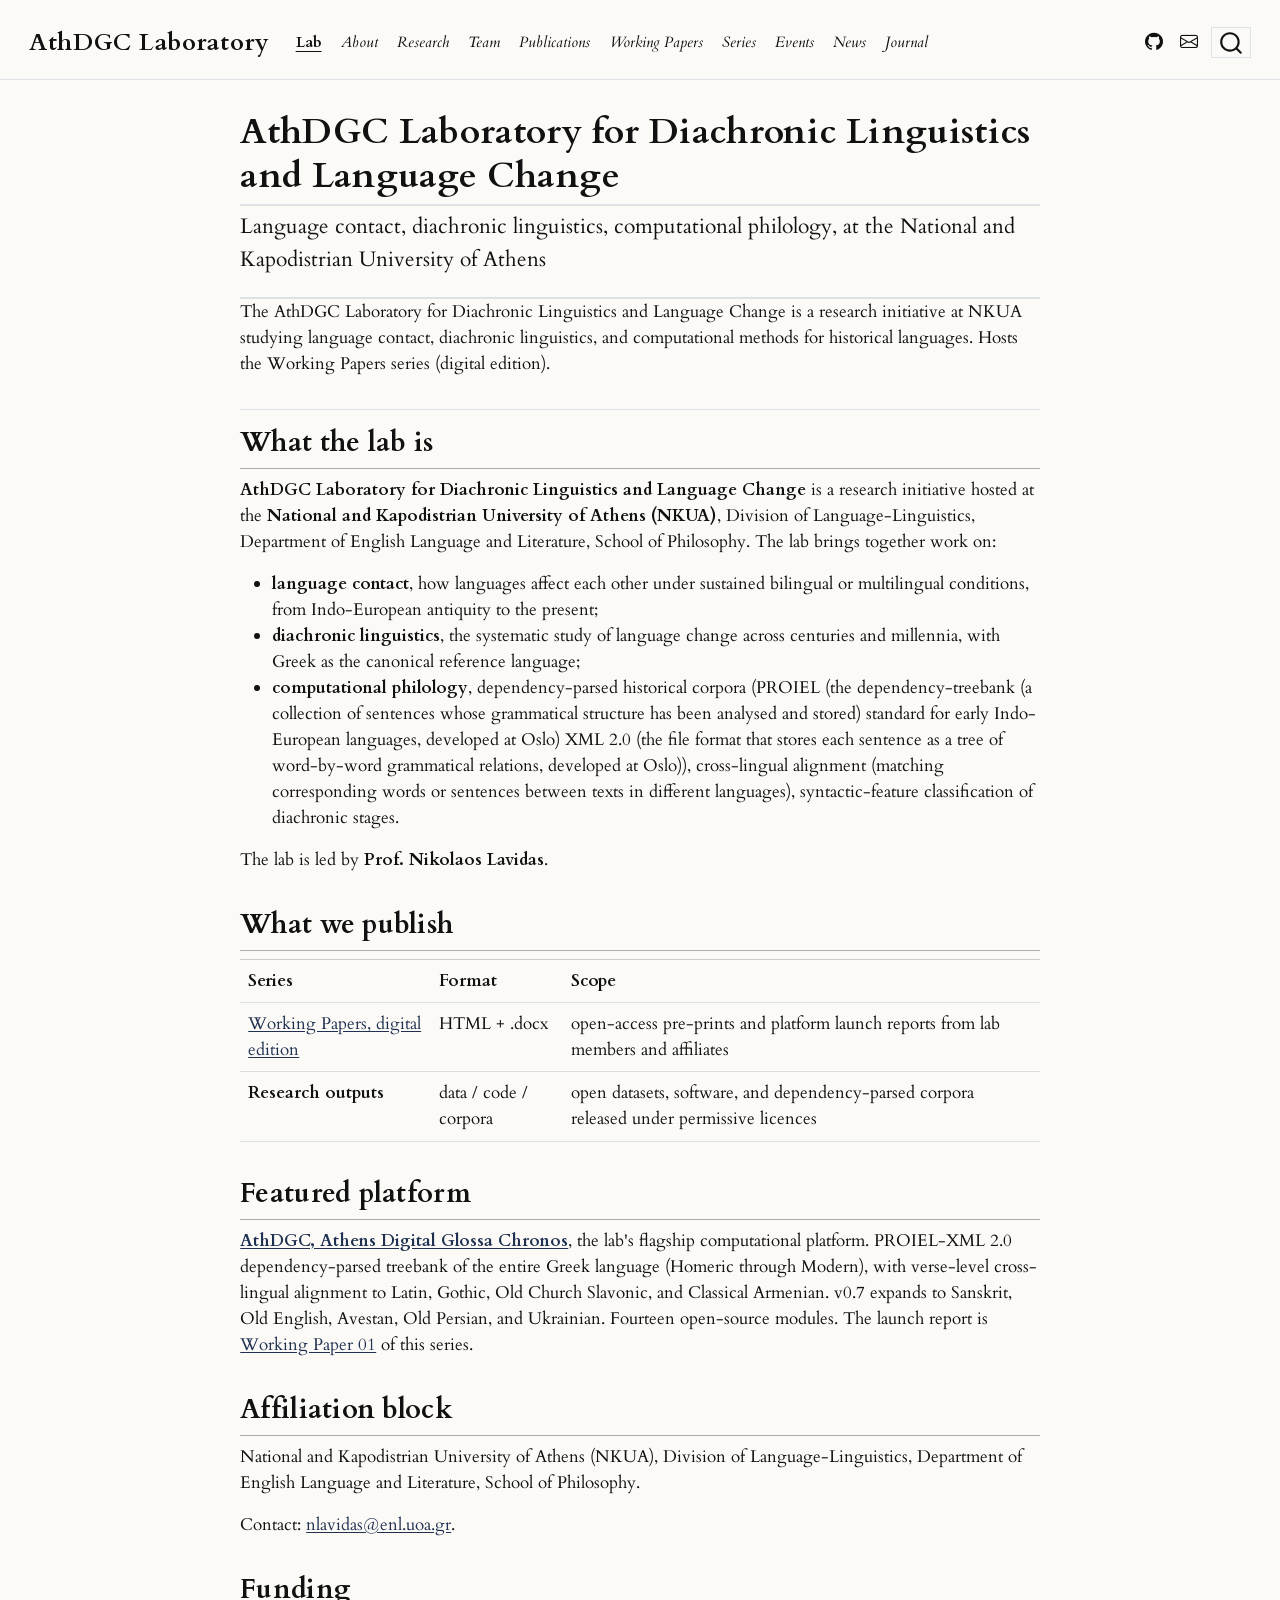
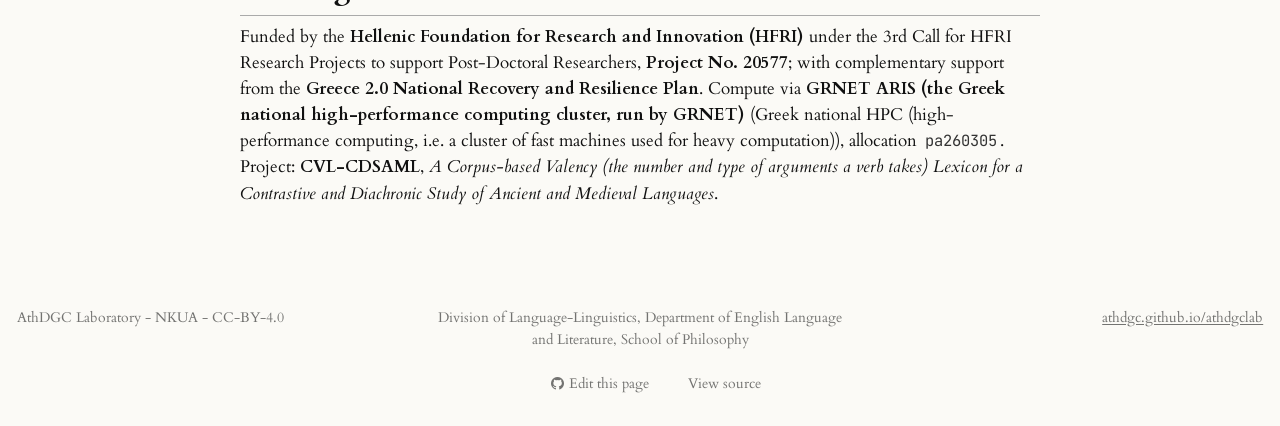
<file: index.html>
<!DOCTYPE html>
<html xmlns="http://www.w3.org/1999/xhtml" lang="en" xml:lang="en"><head>

<meta charset="utf-8">
<meta name="generator" content="quarto-1.9.38">

<meta name="viewport" content="width=device-width, initial-scale=1.0, user-scalable=yes">

<meta name="description" content="The AthDGC Laboratory for Diachronic Linguistics and Language Change is a research initiative at NKUA studying language contact, diachronic linguistics, and computational methods for historical languages. Hosts the Working Papers series (digital edition).">

<title>AthDGC Laboratory for Diachronic Linguistics and Language Change</title>
<style>
/* Default styles provided by pandoc.
** See https://pandoc.org/MANUAL.html#variables-for-html for config info.
*/
code{white-space: pre-wrap;}
span.smallcaps{font-variant: small-caps;}
div.columns{display: flex; gap: min(4vw, 1.5em);}
div.column{flex: auto; overflow-x: auto;}
div.hanging-indent{margin-left: 1.5em; text-indent: -1.5em;}
ul.task-list{list-style: none;}
ul.task-list li input[type="checkbox"] {
  width: 0.8em;
  margin: 0 0.8em 0.2em -1em; /* quarto-specific, see https://github.com/quarto-dev/quarto-cli/issues/4556 */ 
  vertical-align: middle;
}
</style>


<script src="site_libs/quarto-nav/quarto-nav.js"></script>
<script src="site_libs/quarto-nav/headroom.min.js"></script>
<script src="site_libs/clipboard/clipboard.min.js"></script>
<script src="site_libs/quarto-search/autocomplete.umd.js"></script>
<script src="site_libs/quarto-search/fuse.min.js"></script>
<script src="site_libs/quarto-search/quarto-search.js"></script>
<meta name="quarto:offset" content="./">
<link href="./assets/favicon.svg" rel="icon" type="image/svg+xml">
<script src="site_libs/quarto-html/quarto.js" type="module"></script>
<script src="site_libs/quarto-html/tabsets/tabsets.js" type="module"></script>
<script src="site_libs/quarto-html/popper.min.js"></script>
<script src="site_libs/quarto-html/tippy.umd.min.js"></script>
<script src="site_libs/quarto-html/anchor.min.js"></script>
<link href="site_libs/quarto-html/tippy.css" rel="stylesheet">
<link href="site_libs/quarto-html/quarto-syntax-highlighting-4f28ba486269c24c37d6df9a1cf56ebb.css" rel="stylesheet" id="quarto-text-highlighting-styles">
<script src="site_libs/bootstrap/bootstrap.min.js"></script>
<link href="site_libs/bootstrap/bootstrap-icons.css" rel="stylesheet">
<link href="site_libs/bootstrap/bootstrap-739c84139b13f6cf8698549b638f01c8.min.css" rel="stylesheet" append-hash="true" id="quarto-bootstrap" data-mode="light">
<script id="quarto-search-options" type="application/json">{
  "location": "navbar",
  "copy-button": false,
  "collapse-after": 3,
  "panel-placement": "end",
  "type": "overlay",
  "limit": 50,
  "keyboard-shortcut": [
    "f",
    "/",
    "s"
  ],
  "language": {
    "search-no-results-text": "No results",
    "search-matching-documents-text": "matching documents",
    "search-copy-link-title": "Copy link to search",
    "search-hide-matches-text": "Hide additional matches",
    "search-more-match-text": "more match in this document",
    "search-more-matches-text": "more matches in this document",
    "search-clear-button-title": "Clear",
    "search-text-placeholder": "",
    "search-detached-cancel-button-title": "Cancel",
    "search-submit-button-title": "Submit",
    "search-label": "Search"
  }
}</script>


<link rel="stylesheet" href="themes/lavidas-extras.css">
</head>

<body class="nav-fixed fullcontent quarto-light">

<div id="quarto-search-results"></div>
  <header id="quarto-header" class="headroom fixed-top">
    <nav class="navbar navbar-expand-lg " data-bs-theme="dark">
      <div class="navbar-container container-fluid">
      <div class="navbar-brand-container mx-auto">
    <a class="navbar-brand" href="./index.html">
    <span class="navbar-title">AthDGC Laboratory</span>
    </a>
  </div>
            <div id="quarto-search" class="" title="Search"></div>
          <button class="navbar-toggler" type="button" data-bs-toggle="collapse" data-bs-target="#navbarCollapse" aria-controls="navbarCollapse" role="menu" aria-expanded="false" aria-label="Toggle navigation" onclick="if (window.quartoToggleHeadroom) { window.quartoToggleHeadroom(); }">
  <span class="navbar-toggler-icon"></span>
</button>
          <div class="collapse navbar-collapse" id="navbarCollapse">
            <ul class="navbar-nav navbar-nav-scroll me-auto">
  <li class="nav-item">
    <a class="nav-link active" href="./index.html" aria-current="page"> 
<span class="menu-text">Lab</span></a>
  </li>  
  <li class="nav-item">
    <a class="nav-link" href="./about.html"> 
<span class="menu-text">About</span></a>
  </li>  
  <li class="nav-item">
    <a class="nav-link" href="./research.html"> 
<span class="menu-text">Research</span></a>
  </li>  
  <li class="nav-item">
    <a class="nav-link" href="./team.html"> 
<span class="menu-text">Team</span></a>
  </li>  
  <li class="nav-item">
    <a class="nav-link" href="./publications.html"> 
<span class="menu-text">Publications</span></a>
  </li>  
  <li class="nav-item">
    <a class="nav-link" href="./working-papers.html"> 
<span class="menu-text">Working Papers</span></a>
  </li>  
  <li class="nav-item">
    <a class="nav-link" href="./series.html"> 
<span class="menu-text">Series</span></a>
  </li>  
  <li class="nav-item">
    <a class="nav-link" href="./events.html"> 
<span class="menu-text">Events</span></a>
  </li>  
  <li class="nav-item">
    <a class="nav-link" href="./news.html"> 
<span class="menu-text">News</span></a>
  </li>  
  <li class="nav-item">
    <a class="nav-link" href="./journal.html"> 
<span class="menu-text">Journal</span></a>
  </li>  
</ul>
            <ul class="navbar-nav navbar-nav-scroll ms-auto">
  <li class="nav-item compact">
    <a class="nav-link" href="https://github.com/AthDGC"> <i class="bi bi-github" role="img" aria-label="GitHub">
</i> 
<span class="menu-text"></span></a>
  </li>  
  <li class="nav-item compact">
    <a class="nav-link" href="mailto:nlavidas@enl.uoa.gr"> <i class="bi bi-envelope" role="img" aria-label="Contact">
</i> 
<span class="menu-text"></span></a>
  </li>  
</ul>
          </div> <!-- /navcollapse -->
            <div class="quarto-navbar-tools">
</div>
      </div> <!-- /container-fluid -->
    </nav>
</header>
<!-- content -->
<div id="quarto-content" class="quarto-container page-columns page-rows-contents page-layout-article page-navbar">
<!-- sidebar -->
<!-- margin-sidebar -->
    
<!-- main -->
<main class="content" id="quarto-document-content">

<header id="title-block-header" class="quarto-title-block default">
<div class="quarto-title">
<h1 class="title">AthDGC Laboratory for Diachronic Linguistics and Language Change</h1>
<p class="subtitle lead">Language contact, diachronic linguistics, computational philology, at the National and Kapodistrian University of Athens</p>
</div>

<div>
  <div class="description">
    The AthDGC Laboratory for Diachronic Linguistics and Language Change is a research initiative at NKUA studying language contact, diachronic linguistics, and computational methods for historical languages. Hosts the Working Papers series (digital edition).
  </div>
</div>


<div class="quarto-title-meta">

    
  
    
  </div>
  


</header>


<section id="what-the-lab-is" class="level2">
<h2 class="anchored" data-anchor-id="what-the-lab-is">What the lab is</h2>
<p><strong>AthDGC Laboratory for Diachronic Linguistics and Language Change</strong> is a research initiative hosted at the <strong>National and Kapodistrian University of Athens (NKUA)</strong>, Division of Language-Linguistics, Department of English Language and Literature, School of Philosophy. The lab brings together work on:</p>
<ul>
<li><strong>language contact</strong>, how languages affect each other under sustained bilingual or multilingual conditions, from Indo-European antiquity to the present;</li>
<li><strong>diachronic linguistics</strong>, the systematic study of language change across centuries and millennia, with Greek as the canonical reference language;</li>
<li><strong>computational philology</strong>, dependency-parsed historical corpora (PROIEL (the dependency-treebank (a collection of sentences whose grammatical structure has been analysed and stored) standard for early Indo-European languages, developed at Oslo) XML 2.0 (the file format that stores each sentence as a tree of word-by-word grammatical relations, developed at Oslo)), cross-lingual alignment (matching corresponding words or sentences between texts in different languages), syntactic-feature classification of diachronic stages.</li>
</ul>
<p>The lab is led by <strong>Prof. Nikolaos Lavidas</strong>.</p>
</section>
<section id="what-we-publish" class="level2">
<h2 class="anchored" data-anchor-id="what-we-publish">What we publish</h2>
<table class="caption-top table">
<thead>
<tr class="header">
<th>Series</th>
<th>Format</th>
<th>Scope</th>
</tr>
</thead>
<tbody>
<tr class="odd">
<td><strong><a href="./working-papers.html">Working Papers, digital edition</a></strong></td>
<td>HTML + .docx</td>
<td>open-access pre-prints and platform launch reports from lab members and affiliates</td>
</tr>
<tr class="even">
<td><strong>Research outputs</strong></td>
<td>data / code / corpora</td>
<td>open datasets, software, and dependency-parsed corpora released under permissive licences</td>
</tr>
</tbody>
</table>
</section>
<section id="featured-platform" class="level2">
<h2 class="anchored" data-anchor-id="featured-platform">Featured platform</h2>
<p><a href="https://athdgc.github.io"><strong>AthDGC, Athens Digital Glossa Chronos</strong></a>, the lab's flagship computational platform. PROIEL-XML 2.0 dependency-parsed treebank of the entire Greek language (Homeric through Modern), with verse-level cross-lingual alignment to Latin, Gothic, Old Church Slavonic, and Classical Armenian. v0.7 expands to Sanskrit, Old English, Avestan, Old Persian, and Ukrainian. Fourteen open-source modules. The launch report is <a href="./papers/01-athdgc-launch.html">Working Paper 01</a> of this series.</p>
</section>
<section id="affiliation-block" class="level2">
<h2 class="anchored" data-anchor-id="affiliation-block">Affiliation block</h2>
<p>National and Kapodistrian University of Athens (NKUA), Division of Language-Linguistics, Department of English Language and Literature, School of Philosophy.</p>
<p>Contact: <a href="mailto:nlavidas@enl.uoa.gr">nlavidas@enl.uoa.gr</a>.</p>
</section>
<section id="funding" class="level2">
<h2 class="anchored" data-anchor-id="funding">Funding</h2>
<p>Funded by the <strong>Hellenic Foundation for Research and Innovation (HFRI)</strong> under the 3rd Call for HFRI Research Projects to support Post-Doctoral Researchers, <strong>Project No. 20577</strong>; with complementary support from the <strong>Greece 2.0 National Recovery and Resilience Plan</strong>. Compute via <strong>GRNET ARIS (the Greek national high-performance computing cluster, run by GRNET)</strong> (Greek national HPC (high-performance computing, i.e. a cluster of fast machines used for heavy computation)), allocation <code>pa260305</code>. Project: <strong>CVL-CDSAML</strong>, <em>A Corpus-based Valency (the number and type of arguments a verb takes) Lexicon for a Contrastive and Diachronic Study of Ancient and Medieval Languages</em>.</p>


</section>

</main> <!-- /main -->
<script id="quarto-html-after-body" type="application/javascript">
  window.document.addEventListener("DOMContentLoaded", function (event) {
    const icon = "";
    const anchorJS = new window.AnchorJS();
    anchorJS.options = {
      placement: 'right',
      icon: icon
    };
    anchorJS.add('.anchored');
    const isCodeAnnotation = (el) => {
      for (const clz of el.classList) {
        if (clz.startsWith('code-annotation-')) {                     
          return true;
        }
      }
      return false;
    }
    const onCopySuccess = function(e) {
      // button target
      const button = e.trigger;
      // don't keep focus
      button.blur();
      // flash "checked"
      button.classList.add('code-copy-button-checked');
      var currentTitle = button.getAttribute("title");
      button.setAttribute("title", "Copied!");
      let tooltip;
      if (window.bootstrap) {
        button.setAttribute("data-bs-toggle", "tooltip");
        button.setAttribute("data-bs-placement", "left");
        button.setAttribute("data-bs-title", "Copied!");
        tooltip = new bootstrap.Tooltip(button, 
          { trigger: "manual", 
            customClass: "code-copy-button-tooltip",
            offset: [0, -8]});
        tooltip.show();    
      }
      setTimeout(function() {
        if (tooltip) {
          tooltip.hide();
          button.removeAttribute("data-bs-title");
          button.removeAttribute("data-bs-toggle");
          button.removeAttribute("data-bs-placement");
        }
        button.setAttribute("title", currentTitle);
        button.classList.remove('code-copy-button-checked');
      }, 1000);
      // clear code selection
      e.clearSelection();
    }
    const getTextToCopy = function(trigger) {
      const outerScaffold = trigger.parentElement.cloneNode(true);
      const codeEl = outerScaffold.querySelector('code');
      for (const childEl of codeEl.children) {
        if (isCodeAnnotation(childEl)) {
          childEl.remove();
        }
      }
      return codeEl.innerText;
    }
    const clipboard = new window.ClipboardJS('.code-copy-button:not([data-in-quarto-modal])', {
      text: getTextToCopy
    });
    clipboard.on('success', onCopySuccess);
    if (window.document.getElementById('quarto-embedded-source-code-modal')) {
      const clipboardModal = new window.ClipboardJS('.code-copy-button[data-in-quarto-modal]', {
        text: getTextToCopy,
        container: window.document.getElementById('quarto-embedded-source-code-modal')
      });
      clipboardModal.on('success', onCopySuccess);
    }
      var localhostRegex = new RegExp(/^(?:http|https):\/\/localhost\:?[0-9]*\//);
      var mailtoRegex = new RegExp(/^mailto:/);
        var filterRegex = new RegExp("https:\/\/athdgc\.github\.io\/athdgclab");
      var isInternal = (href) => {
          return filterRegex.test(href) || localhostRegex.test(href) || mailtoRegex.test(href);
      }
      // Inspect non-navigation links and adorn them if external
     var links = window.document.querySelectorAll('a[href]:not(.nav-link):not(.navbar-brand):not(.toc-action):not(.sidebar-link):not(.sidebar-item-toggle):not(.pagination-link):not(.no-external):not([aria-hidden]):not(.dropdown-item):not(.quarto-navigation-tool):not(.about-link)');
      for (var i=0; i<links.length; i++) {
        const link = links[i];
        if (!isInternal(link.href)) {
          // undo the damage that might have been done by quarto-nav.js in the case of
          // links that we want to consider external
          if (link.dataset.originalHref !== undefined) {
            link.href = link.dataset.originalHref;
          }
        }
      }
    function tippyHover(el, contentFn, onTriggerFn, onUntriggerFn) {
      const config = {
        allowHTML: true,
        maxWidth: 500,
        delay: 100,
        arrow: false,
        appendTo: function(el) {
            return el.parentElement;
        },
        interactive: true,
        interactiveBorder: 10,
        theme: 'quarto',
        placement: 'bottom-start',
      };
      if (contentFn) {
        config.content = contentFn;
      }
      if (onTriggerFn) {
        config.onTrigger = onTriggerFn;
      }
      if (onUntriggerFn) {
        config.onUntrigger = onUntriggerFn;
      }
      window.tippy(el, config); 
    }
    const noterefs = window.document.querySelectorAll('a[role="doc-noteref"]');
    for (var i=0; i<noterefs.length; i++) {
      const ref = noterefs[i];
      tippyHover(ref, function() {
        // use id or data attribute instead here
        let href = ref.getAttribute('data-footnote-href') || ref.getAttribute('href');
        try { href = new URL(href).hash; } catch {}
        const id = href.replace(/^#\/?/, "");
        const note = window.document.getElementById(id);
        if (note) {
          return note.innerHTML;
        } else {
          return "";
        }
      });
    }
    const xrefs = window.document.querySelectorAll('a.quarto-xref');
    const processXRef = (id, note) => {
      // Strip column container classes
      const stripColumnClz = (el) => {
        el.classList.remove("page-full", "page-columns");
        if (el.children) {
          for (const child of el.children) {
            stripColumnClz(child);
          }
        }
      }
      stripColumnClz(note)
      if (id === null || id.startsWith('sec-')) {
        // Special case sections, only their first couple elements
        const container = document.createElement("div");
        if (note.children && note.children.length > 2) {
          container.appendChild(note.children[0].cloneNode(true));
          for (let i = 1; i < note.children.length; i++) {
            const child = note.children[i];
            if (child.tagName === "P" && child.innerText === "") {
              continue;
            } else {
              container.appendChild(child.cloneNode(true));
              break;
            }
          }
          if (window.Quarto?.typesetMath) {
            window.Quarto.typesetMath(container);
          }
          return container.innerHTML
        } else {
          if (window.Quarto?.typesetMath) {
            window.Quarto.typesetMath(note);
          }
          return note.innerHTML;
        }
      } else {
        // Remove any anchor links if they are present
        const anchorLink = note.querySelector('a.anchorjs-link');
        if (anchorLink) {
          anchorLink.remove();
        }
        if (window.Quarto?.typesetMath) {
          window.Quarto.typesetMath(note);
        }
        if (note.classList.contains("callout")) {
          return note.outerHTML;
        } else {
          return note.innerHTML;
        }
      }
    }
    for (var i=0; i<xrefs.length; i++) {
      const xref = xrefs[i];
      tippyHover(xref, undefined, function(instance) {
        instance.disable();
        let url = xref.getAttribute('href');
        let hash = undefined; 
        if (url.startsWith('#')) {
          hash = url;
        } else {
          try { hash = new URL(url).hash; } catch {}
        }
        if (hash) {
          const id = hash.replace(/^#\/?/, "");
          const note = window.document.getElementById(id);
          if (note !== null) {
            try {
              const html = processXRef(id, note.cloneNode(true));
              instance.setContent(html);
            } finally {
              instance.enable();
              instance.show();
            }
          } else {
            // See if we can fetch this
            fetch(url.split('#')[0])
            .then(res => res.text())
            .then(html => {
              const parser = new DOMParser();
              const htmlDoc = parser.parseFromString(html, "text/html");
              const note = htmlDoc.getElementById(id);
              if (note !== null) {
                const html = processXRef(id, note);
                instance.setContent(html);
              } 
            }).finally(() => {
              instance.enable();
              instance.show();
            });
          }
        } else {
          // See if we can fetch a full url (with no hash to target)
          // This is a special case and we should probably do some content thinning / targeting
          fetch(url)
          .then(res => res.text())
          .then(html => {
            const parser = new DOMParser();
            const htmlDoc = parser.parseFromString(html, "text/html");
            const note = htmlDoc.querySelector('main.content');
            if (note !== null) {
              // This should only happen for chapter cross references
              // (since there is no id in the URL)
              // remove the first header
              if (note.children.length > 0 && note.children[0].tagName === "HEADER") {
                note.children[0].remove();
              }
              const html = processXRef(null, note);
              instance.setContent(html);
            } 
          }).finally(() => {
            instance.enable();
            instance.show();
          });
        }
      }, function(instance) {
      });
    }
        let selectedAnnoteEl;
        const selectorForAnnotation = ( cell, annotation) => {
          let cellAttr = 'data-code-cell="' + cell + '"';
          let lineAttr = 'data-code-annotation="' +  annotation + '"';
          const selector = 'span[' + cellAttr + '][' + lineAttr + ']';
          return selector;
        }
        const selectCodeLines = (annoteEl) => {
          const doc = window.document;
          const targetCell = annoteEl.getAttribute("data-target-cell");
          const targetAnnotation = annoteEl.getAttribute("data-target-annotation");
          const annoteSpan = window.document.querySelector(selectorForAnnotation(targetCell, targetAnnotation));
          const lines = annoteSpan.getAttribute("data-code-lines").split(",");
          const lineIds = lines.map((line) => {
            return targetCell + "-" + line;
          })
          let top = null;
          let height = null;
          let parent = null;
          if (lineIds.length > 0) {
              //compute the position of the single el (top and bottom and make a div)
              const el = window.document.getElementById(lineIds[0]);
              top = el.offsetTop;
              height = el.offsetHeight;
              parent = el.parentElement.parentElement;
            if (lineIds.length > 1) {
              const lastEl = window.document.getElementById(lineIds[lineIds.length - 1]);
              const bottom = lastEl.offsetTop + lastEl.offsetHeight;
              height = bottom - top;
            }
            if (top !== null && height !== null && parent !== null) {
              // cook up a div (if necessary) and position it 
              let div = window.document.getElementById("code-annotation-line-highlight");
              if (div === null) {
                div = window.document.createElement("div");
                div.setAttribute("id", "code-annotation-line-highlight");
                div.style.position = 'absolute';
                parent.appendChild(div);
              }
              div.style.top = top - 2 + "px";
              div.style.height = height + 4 + "px";
              div.style.left = 0;
              let gutterDiv = window.document.getElementById("code-annotation-line-highlight-gutter");
              if (gutterDiv === null) {
                gutterDiv = window.document.createElement("div");
                gutterDiv.setAttribute("id", "code-annotation-line-highlight-gutter");
                gutterDiv.style.position = 'absolute';
                const codeCell = window.document.getElementById(targetCell);
                const gutter = codeCell.querySelector('.code-annotation-gutter');
                gutter.appendChild(gutterDiv);
              }
              gutterDiv.style.top = top - 2 + "px";
              gutterDiv.style.height = height + 4 + "px";
            }
            selectedAnnoteEl = annoteEl;
          }
        };
        const unselectCodeLines = () => {
          const elementsIds = ["code-annotation-line-highlight", "code-annotation-line-highlight-gutter"];
          elementsIds.forEach((elId) => {
            const div = window.document.getElementById(elId);
            if (div) {
              div.remove();
            }
          });
          selectedAnnoteEl = undefined;
        };
          // Handle positioning of the toggle
      window.addEventListener(
        "resize",
        throttle(() => {
          elRect = undefined;
          if (selectedAnnoteEl) {
            selectCodeLines(selectedAnnoteEl);
          }
        }, 10)
      );
      function throttle(fn, ms) {
      let throttle = false;
      let timer;
        return (...args) => {
          if(!throttle) { // first call gets through
              fn.apply(this, args);
              throttle = true;
          } else { // all the others get throttled
              if(timer) clearTimeout(timer); // cancel #2
              timer = setTimeout(() => {
                fn.apply(this, args);
                timer = throttle = false;
              }, ms);
          }
        };
      }
        // Attach click handler to the DT
        const annoteDls = window.document.querySelectorAll('dt[data-target-cell]');
        for (const annoteDlNode of annoteDls) {
          annoteDlNode.addEventListener('click', (event) => {
            const clickedEl = event.target;
            if (clickedEl !== selectedAnnoteEl) {
              unselectCodeLines();
              const activeEl = window.document.querySelector('dt[data-target-cell].code-annotation-active');
              if (activeEl) {
                activeEl.classList.remove('code-annotation-active');
              }
              selectCodeLines(clickedEl);
              clickedEl.classList.add('code-annotation-active');
            } else {
              // Unselect the line
              unselectCodeLines();
              clickedEl.classList.remove('code-annotation-active');
            }
          });
        }
    const findCites = (el) => {
      const parentEl = el.parentElement;
      if (parentEl) {
        const cites = parentEl.dataset.cites;
        if (cites) {
          return {
            el,
            cites: cites.split(' ')
          };
        } else {
          return findCites(el.parentElement)
        }
      } else {
        return undefined;
      }
    };
    var bibliorefs = window.document.querySelectorAll('a[role="doc-biblioref"]');
    for (var i=0; i<bibliorefs.length; i++) {
      const ref = bibliorefs[i];
      const citeInfo = findCites(ref);
      if (citeInfo) {
        tippyHover(citeInfo.el, function() {
          var popup = window.document.createElement('div');
          citeInfo.cites.forEach(function(cite) {
            var citeDiv = window.document.createElement('div');
            citeDiv.classList.add('hanging-indent');
            citeDiv.classList.add('csl-entry');
            var biblioDiv = window.document.getElementById('ref-' + cite);
            if (biblioDiv) {
              citeDiv.innerHTML = biblioDiv.innerHTML;
            }
            popup.appendChild(citeDiv);
          });
          return popup.innerHTML;
        });
      }
    }
  });
  </script>
</div> <!-- /content -->
<footer class="footer">
  <div class="nav-footer">
    <div class="nav-footer-left">
<p>AthDGC Laboratory - NKUA - CC-BY-4.0</p>
</div>   
    <div class="nav-footer-center">
<p>Division of Language-Linguistics, Department of English Language and Literature, School of Philosophy</p>
<div class="toc-actions"><ul><li><a href="https://github.com/AthDGC/athdgclab/edit/main/index.qmd" class="toc-action"><i class="bi bi-github"></i>Edit this page</a></li><li><a href="https://github.com/AthDGC/athdgclab/blob/main/index.qmd" class="toc-action"><i class="bi empty"></i>View source</a></li></ul></div></div>
    <div class="nav-footer-right">
<p><a href="https://athdgc.github.io/athdgclab">athdgc.github.io/athdgclab</a></p>
</div>
  </div>
</footer>




</body></html>
</file>
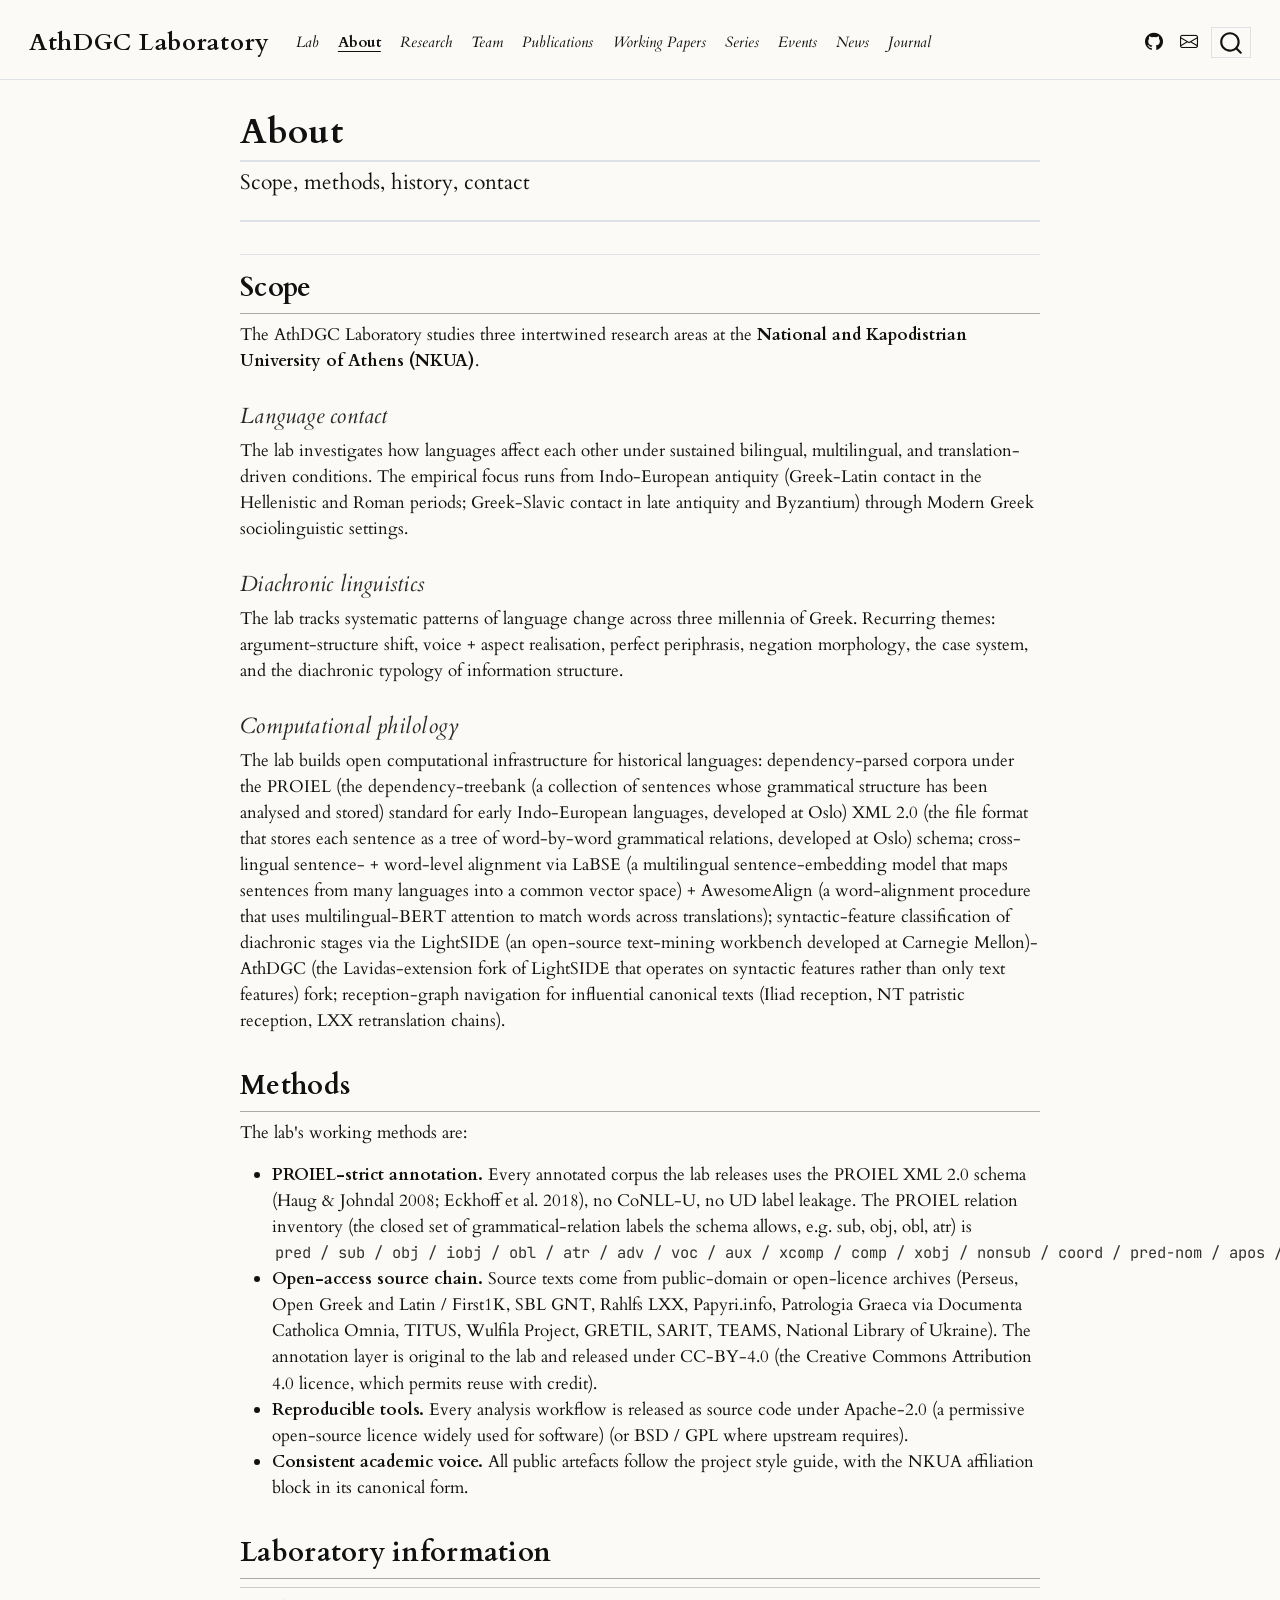
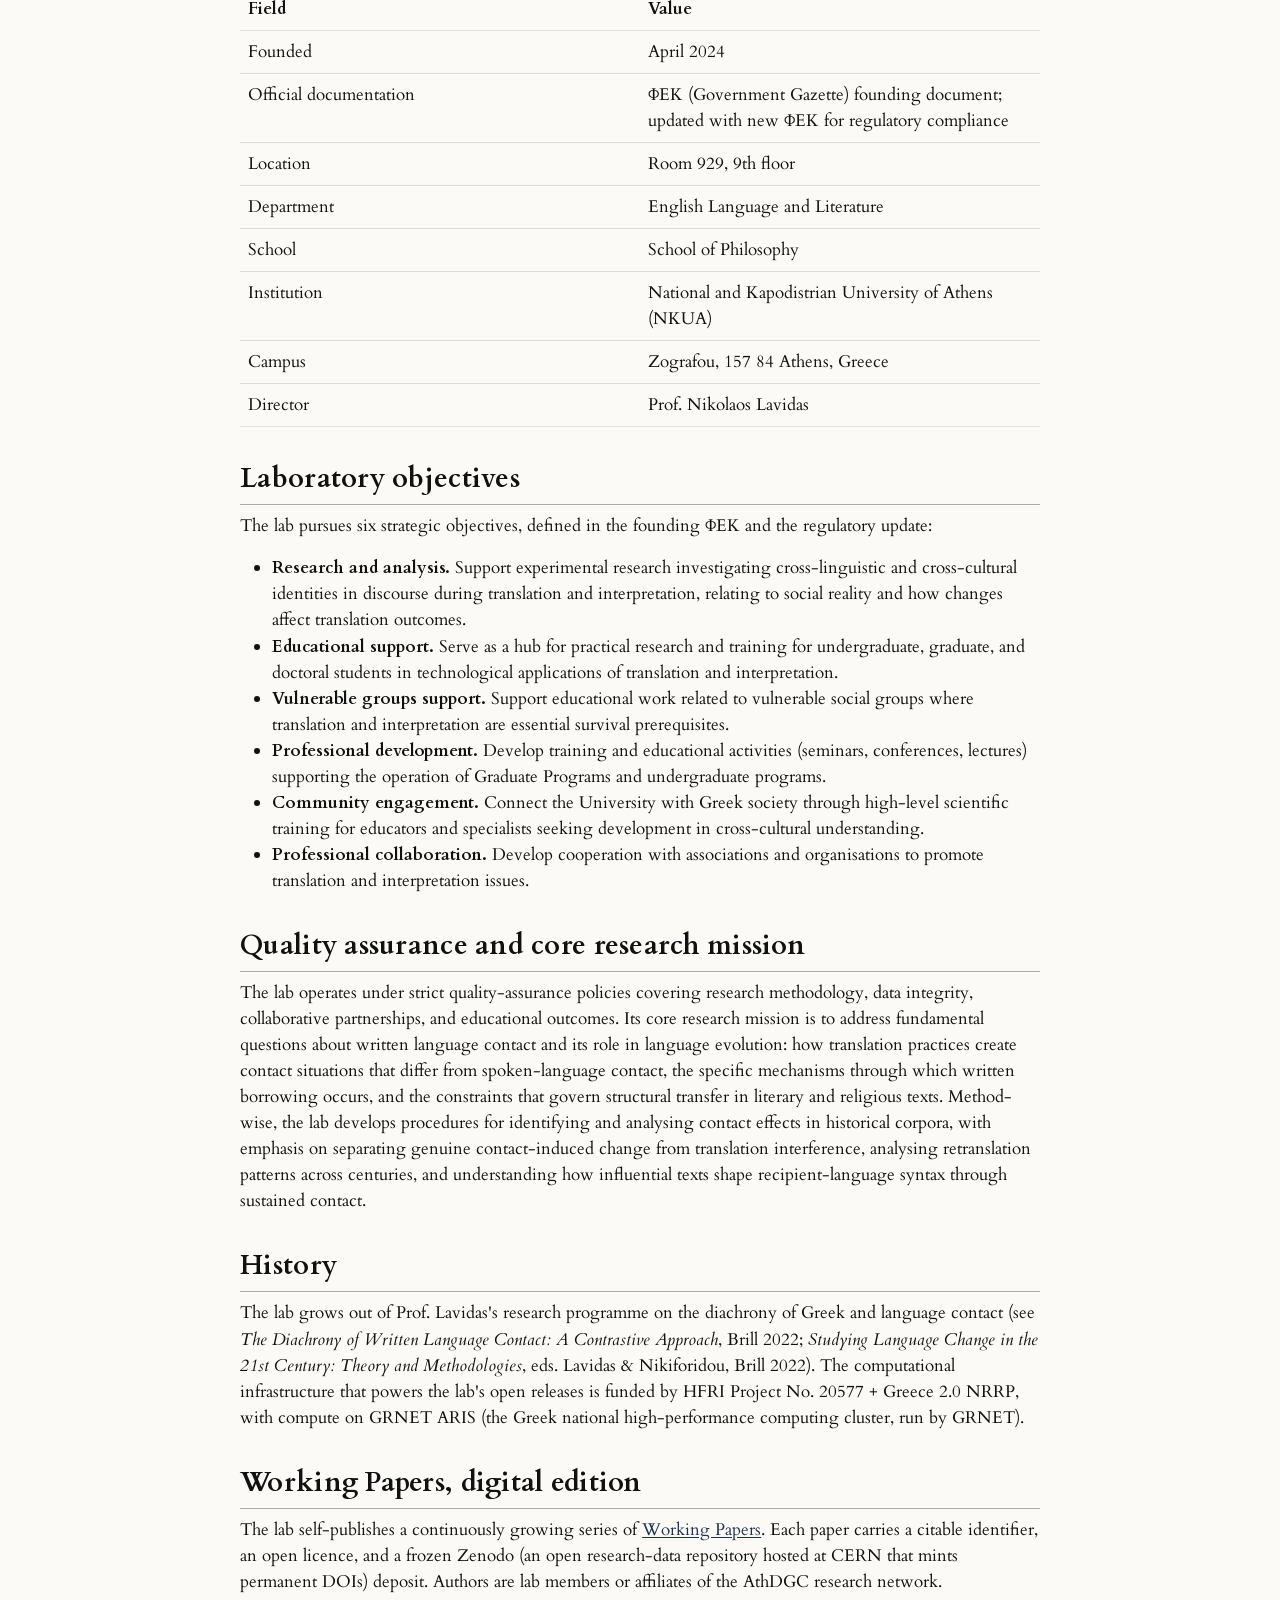
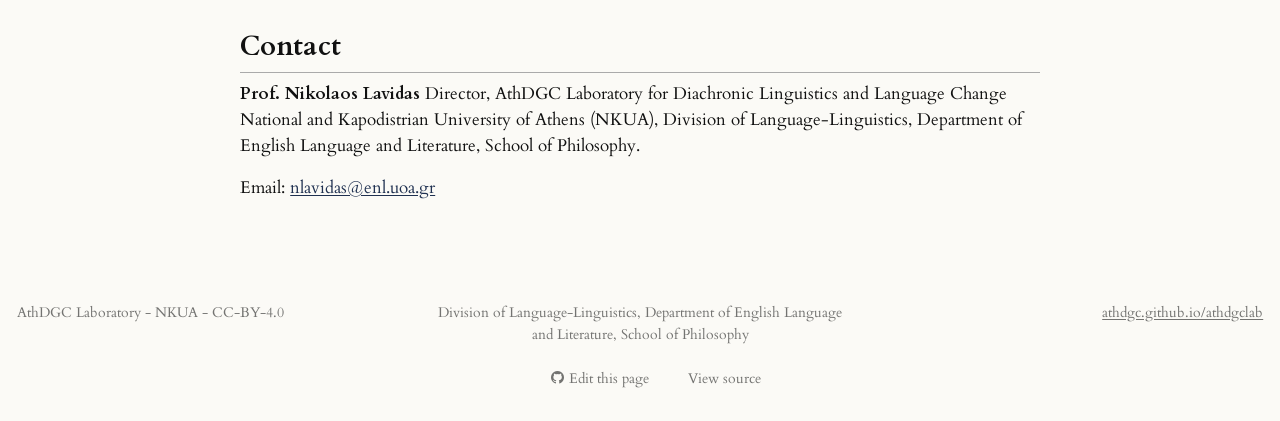
<file: about.html>
<!DOCTYPE html>
<html xmlns="http://www.w3.org/1999/xhtml" lang="en" xml:lang="en"><head>

<meta charset="utf-8">
<meta name="generator" content="quarto-1.9.38">

<meta name="viewport" content="width=device-width, initial-scale=1.0, user-scalable=yes">


<title>About – AthDGC Laboratory</title>
<style>
/* Default styles provided by pandoc.
** See https://pandoc.org/MANUAL.html#variables-for-html for config info.
*/
code{white-space: pre-wrap;}
span.smallcaps{font-variant: small-caps;}
div.columns{display: flex; gap: min(4vw, 1.5em);}
div.column{flex: auto; overflow-x: auto;}
div.hanging-indent{margin-left: 1.5em; text-indent: -1.5em;}
ul.task-list{list-style: none;}
ul.task-list li input[type="checkbox"] {
  width: 0.8em;
  margin: 0 0.8em 0.2em -1em; /* quarto-specific, see https://github.com/quarto-dev/quarto-cli/issues/4556 */ 
  vertical-align: middle;
}
</style>


<script src="site_libs/quarto-nav/quarto-nav.js"></script>
<script src="site_libs/quarto-nav/headroom.min.js"></script>
<script src="site_libs/clipboard/clipboard.min.js"></script>
<script src="site_libs/quarto-search/autocomplete.umd.js"></script>
<script src="site_libs/quarto-search/fuse.min.js"></script>
<script src="site_libs/quarto-search/quarto-search.js"></script>
<meta name="quarto:offset" content="./">
<link href="./assets/favicon.svg" rel="icon" type="image/svg+xml">
<script src="site_libs/quarto-html/quarto.js" type="module"></script>
<script src="site_libs/quarto-html/tabsets/tabsets.js" type="module"></script>
<script src="site_libs/quarto-html/popper.min.js"></script>
<script src="site_libs/quarto-html/tippy.umd.min.js"></script>
<script src="site_libs/quarto-html/anchor.min.js"></script>
<link href="site_libs/quarto-html/tippy.css" rel="stylesheet">
<link href="site_libs/quarto-html/quarto-syntax-highlighting-4f28ba486269c24c37d6df9a1cf56ebb.css" rel="stylesheet" id="quarto-text-highlighting-styles">
<script src="site_libs/bootstrap/bootstrap.min.js"></script>
<link href="site_libs/bootstrap/bootstrap-icons.css" rel="stylesheet">
<link href="site_libs/bootstrap/bootstrap-739c84139b13f6cf8698549b638f01c8.min.css" rel="stylesheet" append-hash="true" id="quarto-bootstrap" data-mode="light">
<script id="quarto-search-options" type="application/json">{
  "location": "navbar",
  "copy-button": false,
  "collapse-after": 3,
  "panel-placement": "end",
  "type": "overlay",
  "limit": 50,
  "keyboard-shortcut": [
    "f",
    "/",
    "s"
  ],
  "language": {
    "search-no-results-text": "No results",
    "search-matching-documents-text": "matching documents",
    "search-copy-link-title": "Copy link to search",
    "search-hide-matches-text": "Hide additional matches",
    "search-more-match-text": "more match in this document",
    "search-more-matches-text": "more matches in this document",
    "search-clear-button-title": "Clear",
    "search-text-placeholder": "",
    "search-detached-cancel-button-title": "Cancel",
    "search-submit-button-title": "Submit",
    "search-label": "Search"
  }
}</script>


<link rel="stylesheet" href="themes/lavidas-extras.css">
</head>

<body class="nav-fixed fullcontent quarto-light">

<div id="quarto-search-results"></div>
  <header id="quarto-header" class="headroom fixed-top">
    <nav class="navbar navbar-expand-lg " data-bs-theme="dark">
      <div class="navbar-container container-fluid">
      <div class="navbar-brand-container mx-auto">
    <a class="navbar-brand" href="./index.html">
    <span class="navbar-title">AthDGC Laboratory</span>
    </a>
  </div>
            <div id="quarto-search" class="" title="Search"></div>
          <button class="navbar-toggler" type="button" data-bs-toggle="collapse" data-bs-target="#navbarCollapse" aria-controls="navbarCollapse" role="menu" aria-expanded="false" aria-label="Toggle navigation" onclick="if (window.quartoToggleHeadroom) { window.quartoToggleHeadroom(); }">
  <span class="navbar-toggler-icon"></span>
</button>
          <div class="collapse navbar-collapse" id="navbarCollapse">
            <ul class="navbar-nav navbar-nav-scroll me-auto">
  <li class="nav-item">
    <a class="nav-link" href="./index.html"> 
<span class="menu-text">Lab</span></a>
  </li>  
  <li class="nav-item">
    <a class="nav-link active" href="./about.html" aria-current="page"> 
<span class="menu-text">About</span></a>
  </li>  
  <li class="nav-item">
    <a class="nav-link" href="./research.html"> 
<span class="menu-text">Research</span></a>
  </li>  
  <li class="nav-item">
    <a class="nav-link" href="./team.html"> 
<span class="menu-text">Team</span></a>
  </li>  
  <li class="nav-item">
    <a class="nav-link" href="./publications.html"> 
<span class="menu-text">Publications</span></a>
  </li>  
  <li class="nav-item">
    <a class="nav-link" href="./working-papers.html"> 
<span class="menu-text">Working Papers</span></a>
  </li>  
  <li class="nav-item">
    <a class="nav-link" href="./series.html"> 
<span class="menu-text">Series</span></a>
  </li>  
  <li class="nav-item">
    <a class="nav-link" href="./events.html"> 
<span class="menu-text">Events</span></a>
  </li>  
  <li class="nav-item">
    <a class="nav-link" href="./news.html"> 
<span class="menu-text">News</span></a>
  </li>  
  <li class="nav-item">
    <a class="nav-link" href="./journal.html"> 
<span class="menu-text">Journal</span></a>
  </li>  
</ul>
            <ul class="navbar-nav navbar-nav-scroll ms-auto">
  <li class="nav-item compact">
    <a class="nav-link" href="https://github.com/AthDGC"> <i class="bi bi-github" role="img" aria-label="GitHub">
</i> 
<span class="menu-text"></span></a>
  </li>  
  <li class="nav-item compact">
    <a class="nav-link" href="mailto:nlavidas@enl.uoa.gr"> <i class="bi bi-envelope" role="img" aria-label="Contact">
</i> 
<span class="menu-text"></span></a>
  </li>  
</ul>
          </div> <!-- /navcollapse -->
            <div class="quarto-navbar-tools">
</div>
      </div> <!-- /container-fluid -->
    </nav>
</header>
<!-- content -->
<div id="quarto-content" class="quarto-container page-columns page-rows-contents page-layout-article page-navbar">
<!-- sidebar -->
<!-- margin-sidebar -->
    
<!-- main -->
<main class="content" id="quarto-document-content">

<header id="title-block-header" class="quarto-title-block default">
<div class="quarto-title">
<h1 class="title">About</h1>
<p class="subtitle lead">Scope, methods, history, contact</p>
</div>



<div class="quarto-title-meta">

    
  
    
  </div>
  


</header>


<section id="scope" class="level2">
<h2 class="anchored" data-anchor-id="scope">Scope</h2>
<p>The AthDGC Laboratory studies three intertwined research areas at the <strong>National and Kapodistrian University of Athens (NKUA)</strong>.</p>
<section id="language-contact" class="level3">
<h3 class="anchored" data-anchor-id="language-contact">Language contact</h3>
<p>The lab investigates how languages affect each other under sustained bilingual, multilingual, and translation-driven conditions. The empirical focus runs from Indo-European antiquity (Greek-Latin contact in the Hellenistic and Roman periods; Greek-Slavic contact in late antiquity and Byzantium) through Modern Greek sociolinguistic settings.</p>
</section>
<section id="diachronic-linguistics" class="level3">
<h3 class="anchored" data-anchor-id="diachronic-linguistics">Diachronic linguistics</h3>
<p>The lab tracks systematic patterns of language change across three millennia of Greek. Recurring themes: argument-structure shift, voice + aspect realisation, perfect periphrasis, negation morphology, the case system, and the diachronic typology of information structure.</p>
</section>
<section id="computational-philology" class="level3">
<h3 class="anchored" data-anchor-id="computational-philology">Computational philology</h3>
<p>The lab builds open computational infrastructure for historical languages: dependency-parsed corpora under the PROIEL (the dependency-treebank (a collection of sentences whose grammatical structure has been analysed and stored) standard for early Indo-European languages, developed at Oslo) XML 2.0 (the file format that stores each sentence as a tree of word-by-word grammatical relations, developed at Oslo) schema; cross-lingual sentence- + word-level alignment via LaBSE (a multilingual sentence-embedding model that maps sentences from many languages into a common vector space) + AwesomeAlign (a word-alignment procedure that uses multilingual-BERT attention to match words across translations); syntactic-feature classification of diachronic stages via the LightSIDE (an open-source text-mining workbench developed at Carnegie Mellon)-AthDGC (the Lavidas-extension fork of LightSIDE that operates on syntactic features rather than only text features) fork; reception-graph navigation for influential canonical texts (Iliad reception, NT patristic reception, LXX retranslation chains).</p>
</section>
</section>
<section id="methods" class="level2">
<h2 class="anchored" data-anchor-id="methods">Methods</h2>
<p>The lab's working methods are:</p>
<ul>
<li><strong>PROIEL-strict annotation.</strong> Every annotated corpus the lab releases uses the PROIEL XML 2.0 schema (Haug &amp; Johndal 2008; Eckhoff et al. 2018), no CoNLL-U, no UD label leakage. The PROIEL relation inventory (the closed set of grammatical-relation labels the schema allows, e.g. sub, obj, obl, atr) is <code>pred / sub / obj / iobj / obl / atr / adv / voc / aux / xcomp / comp / xobj / nonsub / coord / pred-nom / apos / parpred / expl</code>.</li>
<li><strong>Open-access source chain.</strong> Source texts come from public-domain or open-licence archives (Perseus, Open Greek and Latin / First1K, SBL GNT, Rahlfs LXX, Papyri.info, Patrologia Graeca via Documenta Catholica Omnia, TITUS, Wulfila Project, GRETIL, SARIT, TEAMS, National Library of Ukraine). The annotation layer is original to the lab and released under CC-BY-4.0 (the Creative Commons Attribution 4.0 licence, which permits reuse with credit).</li>
<li><strong>Reproducible tools.</strong> Every analysis workflow is released as source code under Apache-2.0 (a permissive open-source licence widely used for software) (or BSD / GPL where upstream requires).</li>
<li><strong>Consistent academic voice.</strong> All public artefacts follow the project style guide, with the NKUA affiliation block in its canonical form.</li>
</ul>
</section>
<section id="laboratory-information" class="level2">
<h2 class="anchored" data-anchor-id="laboratory-information">Laboratory information</h2>
<table class="caption-top table">
<colgroup>
<col style="width: 50%">
<col style="width: 50%">
</colgroup>
<thead>
<tr class="header">
<th>Field</th>
<th>Value</th>
</tr>
</thead>
<tbody>
<tr class="odd">
<td>Founded</td>
<td>April 2024</td>
</tr>
<tr class="even">
<td>Official documentation</td>
<td>ΦΕΚ (Government Gazette) founding document; updated with new ΦΕΚ for regulatory compliance</td>
</tr>
<tr class="odd">
<td>Location</td>
<td>Room 929, 9th floor</td>
</tr>
<tr class="even">
<td>Department</td>
<td>English Language and Literature</td>
</tr>
<tr class="odd">
<td>School</td>
<td>School of Philosophy</td>
</tr>
<tr class="even">
<td>Institution</td>
<td>National and Kapodistrian University of Athens (NKUA)</td>
</tr>
<tr class="odd">
<td>Campus</td>
<td>Zografou, 157 84 Athens, Greece</td>
</tr>
<tr class="even">
<td>Director</td>
<td>Prof. Nikolaos Lavidas</td>
</tr>
</tbody>
</table>
</section>
<section id="laboratory-objectives" class="level2">
<h2 class="anchored" data-anchor-id="laboratory-objectives">Laboratory objectives</h2>
<p>The lab pursues six strategic objectives, defined in the founding ΦΕΚ and the regulatory update:</p>
<ul>
<li><strong>Research and analysis.</strong> Support experimental research investigating cross-linguistic and cross-cultural identities in discourse during translation and interpretation, relating to social reality and how changes affect translation outcomes.</li>
<li><strong>Educational support.</strong> Serve as a hub for practical research and training for undergraduate, graduate, and doctoral students in technological applications of translation and interpretation.</li>
<li><strong>Vulnerable groups support.</strong> Support educational work related to vulnerable social groups where translation and interpretation are essential survival prerequisites.</li>
<li><strong>Professional development.</strong> Develop training and educational activities (seminars, conferences, lectures) supporting the operation of Graduate Programs and undergraduate programs.</li>
<li><strong>Community engagement.</strong> Connect the University with Greek society through high-level scientific training for educators and specialists seeking development in cross-cultural understanding.</li>
<li><strong>Professional collaboration.</strong> Develop cooperation with associations and organisations to promote translation and interpretation issues.</li>
</ul>
</section>
<section id="quality-assurance-and-core-research-mission" class="level2">
<h2 class="anchored" data-anchor-id="quality-assurance-and-core-research-mission">Quality assurance and core research mission</h2>
<p>The lab operates under strict quality-assurance policies covering research methodology, data integrity, collaborative partnerships, and educational outcomes. Its core research mission is to address fundamental questions about written language contact and its role in language evolution: how translation practices create contact situations that differ from spoken-language contact, the specific mechanisms through which written borrowing occurs, and the constraints that govern structural transfer in literary and religious texts. Method-wise, the lab develops procedures for identifying and analysing contact effects in historical corpora, with emphasis on separating genuine contact-induced change from translation interference, analysing retranslation patterns across centuries, and understanding how influential texts shape recipient-language syntax through sustained contact.</p>
</section>
<section id="history" class="level2">
<h2 class="anchored" data-anchor-id="history">History</h2>
<p>The lab grows out of Prof. Lavidas's research programme on the diachrony of Greek and language contact (see <em>The Diachrony of Written Language Contact: A Contrastive Approach</em>, Brill 2022; <em>Studying Language Change in the 21st Century: Theory and Methodologies</em>, eds. Lavidas &amp; Nikiforidou, Brill 2022). The computational infrastructure that powers the lab's open releases is funded by HFRI Project No. 20577 + Greece 2.0 NRRP, with compute on GRNET ARIS (the Greek national high-performance computing cluster, run by GRNET).</p>
</section>
<section id="working-papers-digital-edition" class="level2">
<h2 class="anchored" data-anchor-id="working-papers-digital-edition">Working Papers, digital edition</h2>
<p>The lab self-publishes a continuously growing series of <a href="./working-papers.html">Working Papers</a>. Each paper carries a citable identifier, an open licence, and a frozen Zenodo (an open research-data repository hosted at CERN that mints permanent DOIs) deposit. Authors are lab members or affiliates of the AthDGC research network.</p>
</section>
<section id="contact" class="level2">
<h2 class="anchored" data-anchor-id="contact">Contact</h2>
<p><strong>Prof. Nikolaos Lavidas</strong> Director, AthDGC Laboratory for Diachronic Linguistics and Language Change National and Kapodistrian University of Athens (NKUA), Division of Language-Linguistics, Department of English Language and Literature, School of Philosophy.</p>
<p>Email: <a href="mailto:nlavidas@enl.uoa.gr">nlavidas@enl.uoa.gr</a></p>


</section>

</main> <!-- /main -->
<script id="quarto-html-after-body" type="application/javascript">
  window.document.addEventListener("DOMContentLoaded", function (event) {
    const icon = "";
    const anchorJS = new window.AnchorJS();
    anchorJS.options = {
      placement: 'right',
      icon: icon
    };
    anchorJS.add('.anchored');
    const isCodeAnnotation = (el) => {
      for (const clz of el.classList) {
        if (clz.startsWith('code-annotation-')) {                     
          return true;
        }
      }
      return false;
    }
    const onCopySuccess = function(e) {
      // button target
      const button = e.trigger;
      // don't keep focus
      button.blur();
      // flash "checked"
      button.classList.add('code-copy-button-checked');
      var currentTitle = button.getAttribute("title");
      button.setAttribute("title", "Copied!");
      let tooltip;
      if (window.bootstrap) {
        button.setAttribute("data-bs-toggle", "tooltip");
        button.setAttribute("data-bs-placement", "left");
        button.setAttribute("data-bs-title", "Copied!");
        tooltip = new bootstrap.Tooltip(button, 
          { trigger: "manual", 
            customClass: "code-copy-button-tooltip",
            offset: [0, -8]});
        tooltip.show();    
      }
      setTimeout(function() {
        if (tooltip) {
          tooltip.hide();
          button.removeAttribute("data-bs-title");
          button.removeAttribute("data-bs-toggle");
          button.removeAttribute("data-bs-placement");
        }
        button.setAttribute("title", currentTitle);
        button.classList.remove('code-copy-button-checked');
      }, 1000);
      // clear code selection
      e.clearSelection();
    }
    const getTextToCopy = function(trigger) {
      const outerScaffold = trigger.parentElement.cloneNode(true);
      const codeEl = outerScaffold.querySelector('code');
      for (const childEl of codeEl.children) {
        if (isCodeAnnotation(childEl)) {
          childEl.remove();
        }
      }
      return codeEl.innerText;
    }
    const clipboard = new window.ClipboardJS('.code-copy-button:not([data-in-quarto-modal])', {
      text: getTextToCopy
    });
    clipboard.on('success', onCopySuccess);
    if (window.document.getElementById('quarto-embedded-source-code-modal')) {
      const clipboardModal = new window.ClipboardJS('.code-copy-button[data-in-quarto-modal]', {
        text: getTextToCopy,
        container: window.document.getElementById('quarto-embedded-source-code-modal')
      });
      clipboardModal.on('success', onCopySuccess);
    }
      var localhostRegex = new RegExp(/^(?:http|https):\/\/localhost\:?[0-9]*\//);
      var mailtoRegex = new RegExp(/^mailto:/);
        var filterRegex = new RegExp("https:\/\/athdgc\.github\.io\/athdgclab");
      var isInternal = (href) => {
          return filterRegex.test(href) || localhostRegex.test(href) || mailtoRegex.test(href);
      }
      // Inspect non-navigation links and adorn them if external
     var links = window.document.querySelectorAll('a[href]:not(.nav-link):not(.navbar-brand):not(.toc-action):not(.sidebar-link):not(.sidebar-item-toggle):not(.pagination-link):not(.no-external):not([aria-hidden]):not(.dropdown-item):not(.quarto-navigation-tool):not(.about-link)');
      for (var i=0; i<links.length; i++) {
        const link = links[i];
        if (!isInternal(link.href)) {
          // undo the damage that might have been done by quarto-nav.js in the case of
          // links that we want to consider external
          if (link.dataset.originalHref !== undefined) {
            link.href = link.dataset.originalHref;
          }
        }
      }
    function tippyHover(el, contentFn, onTriggerFn, onUntriggerFn) {
      const config = {
        allowHTML: true,
        maxWidth: 500,
        delay: 100,
        arrow: false,
        appendTo: function(el) {
            return el.parentElement;
        },
        interactive: true,
        interactiveBorder: 10,
        theme: 'quarto',
        placement: 'bottom-start',
      };
      if (contentFn) {
        config.content = contentFn;
      }
      if (onTriggerFn) {
        config.onTrigger = onTriggerFn;
      }
      if (onUntriggerFn) {
        config.onUntrigger = onUntriggerFn;
      }
      window.tippy(el, config); 
    }
    const noterefs = window.document.querySelectorAll('a[role="doc-noteref"]');
    for (var i=0; i<noterefs.length; i++) {
      const ref = noterefs[i];
      tippyHover(ref, function() {
        // use id or data attribute instead here
        let href = ref.getAttribute('data-footnote-href') || ref.getAttribute('href');
        try { href = new URL(href).hash; } catch {}
        const id = href.replace(/^#\/?/, "");
        const note = window.document.getElementById(id);
        if (note) {
          return note.innerHTML;
        } else {
          return "";
        }
      });
    }
    const xrefs = window.document.querySelectorAll('a.quarto-xref');
    const processXRef = (id, note) => {
      // Strip column container classes
      const stripColumnClz = (el) => {
        el.classList.remove("page-full", "page-columns");
        if (el.children) {
          for (const child of el.children) {
            stripColumnClz(child);
          }
        }
      }
      stripColumnClz(note)
      if (id === null || id.startsWith('sec-')) {
        // Special case sections, only their first couple elements
        const container = document.createElement("div");
        if (note.children && note.children.length > 2) {
          container.appendChild(note.children[0].cloneNode(true));
          for (let i = 1; i < note.children.length; i++) {
            const child = note.children[i];
            if (child.tagName === "P" && child.innerText === "") {
              continue;
            } else {
              container.appendChild(child.cloneNode(true));
              break;
            }
          }
          if (window.Quarto?.typesetMath) {
            window.Quarto.typesetMath(container);
          }
          return container.innerHTML
        } else {
          if (window.Quarto?.typesetMath) {
            window.Quarto.typesetMath(note);
          }
          return note.innerHTML;
        }
      } else {
        // Remove any anchor links if they are present
        const anchorLink = note.querySelector('a.anchorjs-link');
        if (anchorLink) {
          anchorLink.remove();
        }
        if (window.Quarto?.typesetMath) {
          window.Quarto.typesetMath(note);
        }
        if (note.classList.contains("callout")) {
          return note.outerHTML;
        } else {
          return note.innerHTML;
        }
      }
    }
    for (var i=0; i<xrefs.length; i++) {
      const xref = xrefs[i];
      tippyHover(xref, undefined, function(instance) {
        instance.disable();
        let url = xref.getAttribute('href');
        let hash = undefined; 
        if (url.startsWith('#')) {
          hash = url;
        } else {
          try { hash = new URL(url).hash; } catch {}
        }
        if (hash) {
          const id = hash.replace(/^#\/?/, "");
          const note = window.document.getElementById(id);
          if (note !== null) {
            try {
              const html = processXRef(id, note.cloneNode(true));
              instance.setContent(html);
            } finally {
              instance.enable();
              instance.show();
            }
          } else {
            // See if we can fetch this
            fetch(url.split('#')[0])
            .then(res => res.text())
            .then(html => {
              const parser = new DOMParser();
              const htmlDoc = parser.parseFromString(html, "text/html");
              const note = htmlDoc.getElementById(id);
              if (note !== null) {
                const html = processXRef(id, note);
                instance.setContent(html);
              } 
            }).finally(() => {
              instance.enable();
              instance.show();
            });
          }
        } else {
          // See if we can fetch a full url (with no hash to target)
          // This is a special case and we should probably do some content thinning / targeting
          fetch(url)
          .then(res => res.text())
          .then(html => {
            const parser = new DOMParser();
            const htmlDoc = parser.parseFromString(html, "text/html");
            const note = htmlDoc.querySelector('main.content');
            if (note !== null) {
              // This should only happen for chapter cross references
              // (since there is no id in the URL)
              // remove the first header
              if (note.children.length > 0 && note.children[0].tagName === "HEADER") {
                note.children[0].remove();
              }
              const html = processXRef(null, note);
              instance.setContent(html);
            } 
          }).finally(() => {
            instance.enable();
            instance.show();
          });
        }
      }, function(instance) {
      });
    }
        let selectedAnnoteEl;
        const selectorForAnnotation = ( cell, annotation) => {
          let cellAttr = 'data-code-cell="' + cell + '"';
          let lineAttr = 'data-code-annotation="' +  annotation + '"';
          const selector = 'span[' + cellAttr + '][' + lineAttr + ']';
          return selector;
        }
        const selectCodeLines = (annoteEl) => {
          const doc = window.document;
          const targetCell = annoteEl.getAttribute("data-target-cell");
          const targetAnnotation = annoteEl.getAttribute("data-target-annotation");
          const annoteSpan = window.document.querySelector(selectorForAnnotation(targetCell, targetAnnotation));
          const lines = annoteSpan.getAttribute("data-code-lines").split(",");
          const lineIds = lines.map((line) => {
            return targetCell + "-" + line;
          })
          let top = null;
          let height = null;
          let parent = null;
          if (lineIds.length > 0) {
              //compute the position of the single el (top and bottom and make a div)
              const el = window.document.getElementById(lineIds[0]);
              top = el.offsetTop;
              height = el.offsetHeight;
              parent = el.parentElement.parentElement;
            if (lineIds.length > 1) {
              const lastEl = window.document.getElementById(lineIds[lineIds.length - 1]);
              const bottom = lastEl.offsetTop + lastEl.offsetHeight;
              height = bottom - top;
            }
            if (top !== null && height !== null && parent !== null) {
              // cook up a div (if necessary) and position it 
              let div = window.document.getElementById("code-annotation-line-highlight");
              if (div === null) {
                div = window.document.createElement("div");
                div.setAttribute("id", "code-annotation-line-highlight");
                div.style.position = 'absolute';
                parent.appendChild(div);
              }
              div.style.top = top - 2 + "px";
              div.style.height = height + 4 + "px";
              div.style.left = 0;
              let gutterDiv = window.document.getElementById("code-annotation-line-highlight-gutter");
              if (gutterDiv === null) {
                gutterDiv = window.document.createElement("div");
                gutterDiv.setAttribute("id", "code-annotation-line-highlight-gutter");
                gutterDiv.style.position = 'absolute';
                const codeCell = window.document.getElementById(targetCell);
                const gutter = codeCell.querySelector('.code-annotation-gutter');
                gutter.appendChild(gutterDiv);
              }
              gutterDiv.style.top = top - 2 + "px";
              gutterDiv.style.height = height + 4 + "px";
            }
            selectedAnnoteEl = annoteEl;
          }
        };
        const unselectCodeLines = () => {
          const elementsIds = ["code-annotation-line-highlight", "code-annotation-line-highlight-gutter"];
          elementsIds.forEach((elId) => {
            const div = window.document.getElementById(elId);
            if (div) {
              div.remove();
            }
          });
          selectedAnnoteEl = undefined;
        };
          // Handle positioning of the toggle
      window.addEventListener(
        "resize",
        throttle(() => {
          elRect = undefined;
          if (selectedAnnoteEl) {
            selectCodeLines(selectedAnnoteEl);
          }
        }, 10)
      );
      function throttle(fn, ms) {
      let throttle = false;
      let timer;
        return (...args) => {
          if(!throttle) { // first call gets through
              fn.apply(this, args);
              throttle = true;
          } else { // all the others get throttled
              if(timer) clearTimeout(timer); // cancel #2
              timer = setTimeout(() => {
                fn.apply(this, args);
                timer = throttle = false;
              }, ms);
          }
        };
      }
        // Attach click handler to the DT
        const annoteDls = window.document.querySelectorAll('dt[data-target-cell]');
        for (const annoteDlNode of annoteDls) {
          annoteDlNode.addEventListener('click', (event) => {
            const clickedEl = event.target;
            if (clickedEl !== selectedAnnoteEl) {
              unselectCodeLines();
              const activeEl = window.document.querySelector('dt[data-target-cell].code-annotation-active');
              if (activeEl) {
                activeEl.classList.remove('code-annotation-active');
              }
              selectCodeLines(clickedEl);
              clickedEl.classList.add('code-annotation-active');
            } else {
              // Unselect the line
              unselectCodeLines();
              clickedEl.classList.remove('code-annotation-active');
            }
          });
        }
    const findCites = (el) => {
      const parentEl = el.parentElement;
      if (parentEl) {
        const cites = parentEl.dataset.cites;
        if (cites) {
          return {
            el,
            cites: cites.split(' ')
          };
        } else {
          return findCites(el.parentElement)
        }
      } else {
        return undefined;
      }
    };
    var bibliorefs = window.document.querySelectorAll('a[role="doc-biblioref"]');
    for (var i=0; i<bibliorefs.length; i++) {
      const ref = bibliorefs[i];
      const citeInfo = findCites(ref);
      if (citeInfo) {
        tippyHover(citeInfo.el, function() {
          var popup = window.document.createElement('div');
          citeInfo.cites.forEach(function(cite) {
            var citeDiv = window.document.createElement('div');
            citeDiv.classList.add('hanging-indent');
            citeDiv.classList.add('csl-entry');
            var biblioDiv = window.document.getElementById('ref-' + cite);
            if (biblioDiv) {
              citeDiv.innerHTML = biblioDiv.innerHTML;
            }
            popup.appendChild(citeDiv);
          });
          return popup.innerHTML;
        });
      }
    }
  });
  </script>
</div> <!-- /content -->
<footer class="footer">
  <div class="nav-footer">
    <div class="nav-footer-left">
<p>AthDGC Laboratory - NKUA - CC-BY-4.0</p>
</div>   
    <div class="nav-footer-center">
<p>Division of Language-Linguistics, Department of English Language and Literature, School of Philosophy</p>
<div class="toc-actions"><ul><li><a href="https://github.com/AthDGC/athdgclab/edit/main/about.qmd" class="toc-action"><i class="bi bi-github"></i>Edit this page</a></li><li><a href="https://github.com/AthDGC/athdgclab/blob/main/about.qmd" class="toc-action"><i class="bi empty"></i>View source</a></li></ul></div></div>
    <div class="nav-footer-right">
<p><a href="https://athdgc.github.io/athdgclab">athdgc.github.io/athdgclab</a></p>
</div>
  </div>
</footer>




</body></html>
</file>
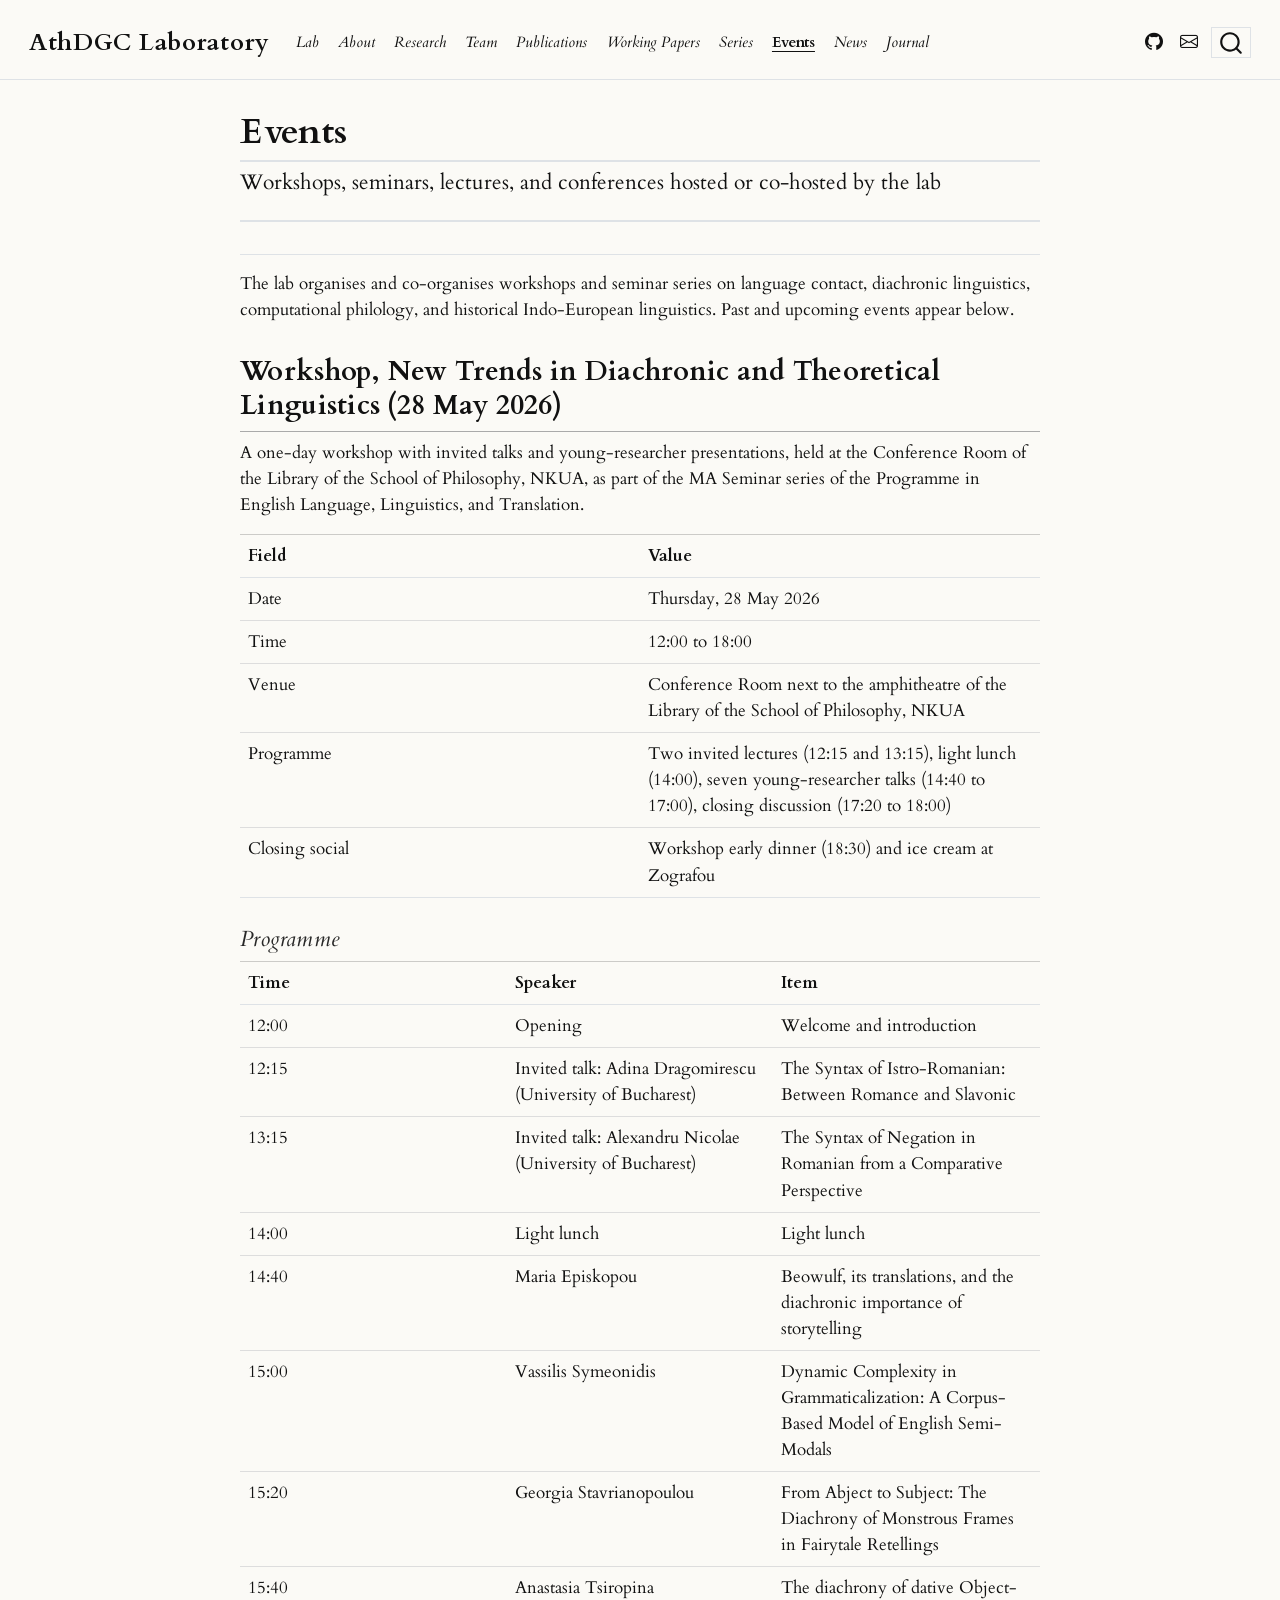
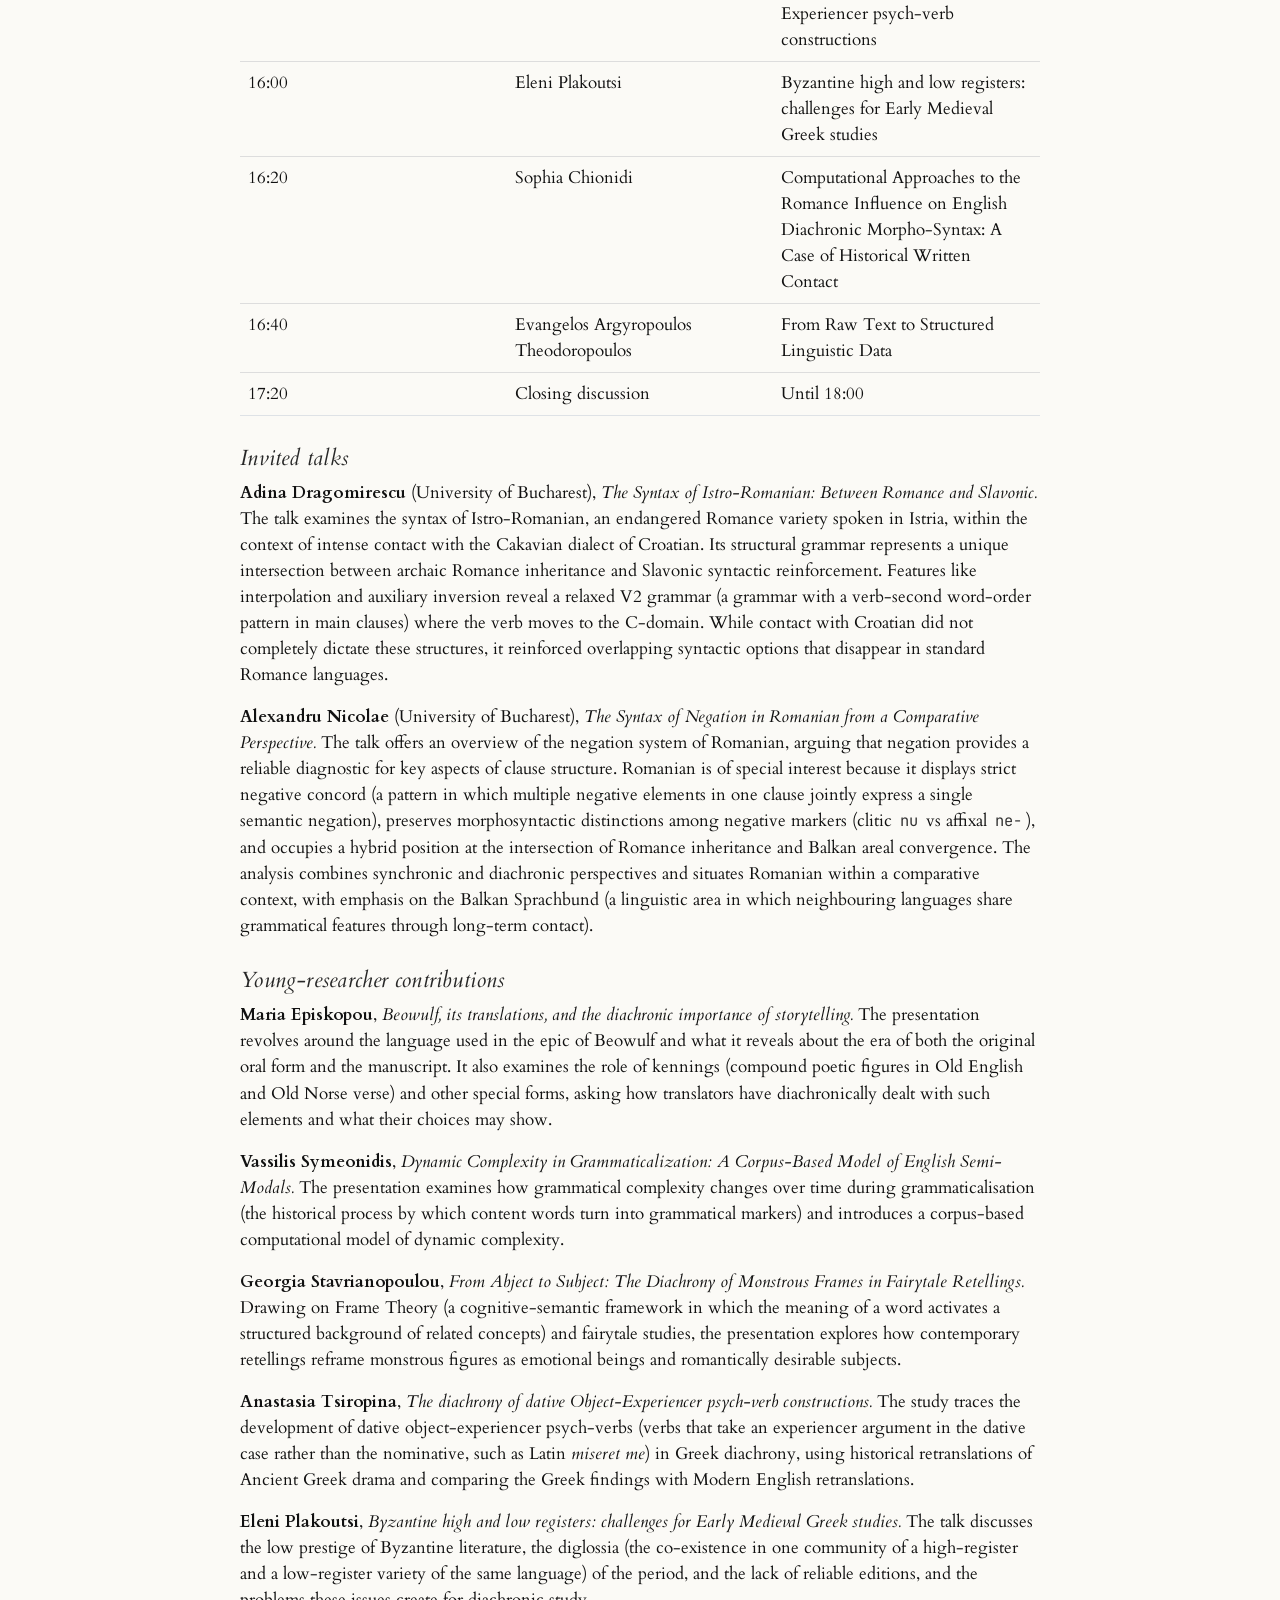
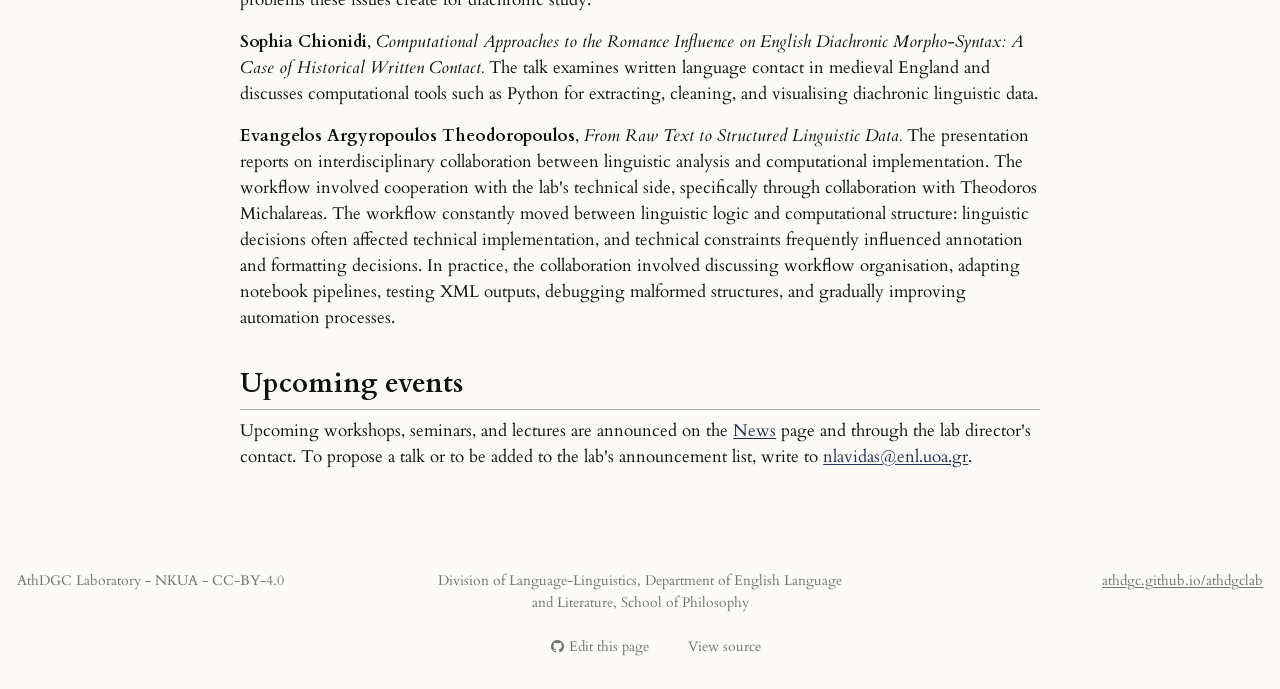
<file: events.html>
<!DOCTYPE html>
<html xmlns="http://www.w3.org/1999/xhtml" lang="en" xml:lang="en"><head>

<meta charset="utf-8">
<meta name="generator" content="quarto-1.9.38">

<meta name="viewport" content="width=device-width, initial-scale=1.0, user-scalable=yes">


<title>Events – AthDGC Laboratory</title>
<style>
/* Default styles provided by pandoc.
** See https://pandoc.org/MANUAL.html#variables-for-html for config info.
*/
code{white-space: pre-wrap;}
span.smallcaps{font-variant: small-caps;}
div.columns{display: flex; gap: min(4vw, 1.5em);}
div.column{flex: auto; overflow-x: auto;}
div.hanging-indent{margin-left: 1.5em; text-indent: -1.5em;}
ul.task-list{list-style: none;}
ul.task-list li input[type="checkbox"] {
  width: 0.8em;
  margin: 0 0.8em 0.2em -1em; /* quarto-specific, see https://github.com/quarto-dev/quarto-cli/issues/4556 */ 
  vertical-align: middle;
}
</style>


<script src="site_libs/quarto-nav/quarto-nav.js"></script>
<script src="site_libs/quarto-nav/headroom.min.js"></script>
<script src="site_libs/clipboard/clipboard.min.js"></script>
<script src="site_libs/quarto-search/autocomplete.umd.js"></script>
<script src="site_libs/quarto-search/fuse.min.js"></script>
<script src="site_libs/quarto-search/quarto-search.js"></script>
<meta name="quarto:offset" content="./">
<link href="./assets/favicon.svg" rel="icon" type="image/svg+xml">
<script src="site_libs/quarto-html/quarto.js" type="module"></script>
<script src="site_libs/quarto-html/tabsets/tabsets.js" type="module"></script>
<script src="site_libs/quarto-html/popper.min.js"></script>
<script src="site_libs/quarto-html/tippy.umd.min.js"></script>
<script src="site_libs/quarto-html/anchor.min.js"></script>
<link href="site_libs/quarto-html/tippy.css" rel="stylesheet">
<link href="site_libs/quarto-html/quarto-syntax-highlighting-4f28ba486269c24c37d6df9a1cf56ebb.css" rel="stylesheet" id="quarto-text-highlighting-styles">
<script src="site_libs/bootstrap/bootstrap.min.js"></script>
<link href="site_libs/bootstrap/bootstrap-icons.css" rel="stylesheet">
<link href="site_libs/bootstrap/bootstrap-739c84139b13f6cf8698549b638f01c8.min.css" rel="stylesheet" append-hash="true" id="quarto-bootstrap" data-mode="light">
<script id="quarto-search-options" type="application/json">{
  "location": "navbar",
  "copy-button": false,
  "collapse-after": 3,
  "panel-placement": "end",
  "type": "overlay",
  "limit": 50,
  "keyboard-shortcut": [
    "f",
    "/",
    "s"
  ],
  "language": {
    "search-no-results-text": "No results",
    "search-matching-documents-text": "matching documents",
    "search-copy-link-title": "Copy link to search",
    "search-hide-matches-text": "Hide additional matches",
    "search-more-match-text": "more match in this document",
    "search-more-matches-text": "more matches in this document",
    "search-clear-button-title": "Clear",
    "search-text-placeholder": "",
    "search-detached-cancel-button-title": "Cancel",
    "search-submit-button-title": "Submit",
    "search-label": "Search"
  }
}</script>


<link rel="stylesheet" href="themes/lavidas-extras.css">
</head>

<body class="nav-fixed fullcontent quarto-light">

<div id="quarto-search-results"></div>
  <header id="quarto-header" class="headroom fixed-top">
    <nav class="navbar navbar-expand-lg " data-bs-theme="dark">
      <div class="navbar-container container-fluid">
      <div class="navbar-brand-container mx-auto">
    <a class="navbar-brand" href="./index.html">
    <span class="navbar-title">AthDGC Laboratory</span>
    </a>
  </div>
            <div id="quarto-search" class="" title="Search"></div>
          <button class="navbar-toggler" type="button" data-bs-toggle="collapse" data-bs-target="#navbarCollapse" aria-controls="navbarCollapse" role="menu" aria-expanded="false" aria-label="Toggle navigation" onclick="if (window.quartoToggleHeadroom) { window.quartoToggleHeadroom(); }">
  <span class="navbar-toggler-icon"></span>
</button>
          <div class="collapse navbar-collapse" id="navbarCollapse">
            <ul class="navbar-nav navbar-nav-scroll me-auto">
  <li class="nav-item">
    <a class="nav-link" href="./index.html"> 
<span class="menu-text">Lab</span></a>
  </li>  
  <li class="nav-item">
    <a class="nav-link" href="./about.html"> 
<span class="menu-text">About</span></a>
  </li>  
  <li class="nav-item">
    <a class="nav-link" href="./research.html"> 
<span class="menu-text">Research</span></a>
  </li>  
  <li class="nav-item">
    <a class="nav-link" href="./team.html"> 
<span class="menu-text">Team</span></a>
  </li>  
  <li class="nav-item">
    <a class="nav-link" href="./publications.html"> 
<span class="menu-text">Publications</span></a>
  </li>  
  <li class="nav-item">
    <a class="nav-link" href="./working-papers.html"> 
<span class="menu-text">Working Papers</span></a>
  </li>  
  <li class="nav-item">
    <a class="nav-link" href="./series.html"> 
<span class="menu-text">Series</span></a>
  </li>  
  <li class="nav-item">
    <a class="nav-link active" href="./events.html" aria-current="page"> 
<span class="menu-text">Events</span></a>
  </li>  
  <li class="nav-item">
    <a class="nav-link" href="./news.html"> 
<span class="menu-text">News</span></a>
  </li>  
  <li class="nav-item">
    <a class="nav-link" href="./journal.html"> 
<span class="menu-text">Journal</span></a>
  </li>  
</ul>
            <ul class="navbar-nav navbar-nav-scroll ms-auto">
  <li class="nav-item compact">
    <a class="nav-link" href="https://github.com/AthDGC"> <i class="bi bi-github" role="img" aria-label="GitHub">
</i> 
<span class="menu-text"></span></a>
  </li>  
  <li class="nav-item compact">
    <a class="nav-link" href="mailto:nlavidas@enl.uoa.gr"> <i class="bi bi-envelope" role="img" aria-label="Contact">
</i> 
<span class="menu-text"></span></a>
  </li>  
</ul>
          </div> <!-- /navcollapse -->
            <div class="quarto-navbar-tools">
</div>
      </div> <!-- /container-fluid -->
    </nav>
</header>
<!-- content -->
<div id="quarto-content" class="quarto-container page-columns page-rows-contents page-layout-article page-navbar">
<!-- sidebar -->
<!-- margin-sidebar -->
    
<!-- main -->
<main class="content" id="quarto-document-content">

<header id="title-block-header" class="quarto-title-block default">
<div class="quarto-title">
<h1 class="title">Events</h1>
<p class="subtitle lead">Workshops, seminars, lectures, and conferences hosted or co-hosted by the lab</p>
</div>



<div class="quarto-title-meta">

    
  
    
  </div>
  


</header>


<p>The lab organises and co-organises workshops and seminar series on language contact, diachronic linguistics, computational philology, and historical Indo-European linguistics. Past and upcoming events appear below.</p>
<section id="workshop-new-trends-in-diachronic-and-theoretical-linguistics-28-may-2026" class="level2">
<h2 class="anchored" data-anchor-id="workshop-new-trends-in-diachronic-and-theoretical-linguistics-28-may-2026">Workshop, New Trends in Diachronic and Theoretical Linguistics (28 May 2026)</h2>
<p>A one-day workshop with invited talks and young-researcher presentations, held at the Conference Room of the Library of the School of Philosophy, NKUA, as part of the MA Seminar series of the Programme in English Language, Linguistics, and Translation.</p>
<table class="caption-top table">
<colgroup>
<col style="width: 50%">
<col style="width: 50%">
</colgroup>
<thead>
<tr class="header">
<th>Field</th>
<th>Value</th>
</tr>
</thead>
<tbody>
<tr class="odd">
<td>Date</td>
<td>Thursday, 28 May 2026</td>
</tr>
<tr class="even">
<td>Time</td>
<td>12:00 to 18:00</td>
</tr>
<tr class="odd">
<td>Venue</td>
<td>Conference Room next to the amphitheatre of the Library of the School of Philosophy, NKUA</td>
</tr>
<tr class="even">
<td>Programme</td>
<td>Two invited lectures (12:15 and 13:15), light lunch (14:00), seven young-researcher talks (14:40 to 17:00), closing discussion (17:20 to 18:00)</td>
</tr>
<tr class="odd">
<td>Closing social</td>
<td>Workshop early dinner (18:30) and ice cream at Zografou</td>
</tr>
</tbody>
</table>
<section id="programme" class="level3">
<h3 class="anchored" data-anchor-id="programme">Programme</h3>
<table class="caption-top table">
<colgroup>
<col style="width: 33%">
<col style="width: 33%">
<col style="width: 33%">
</colgroup>
<thead>
<tr class="header">
<th>Time</th>
<th>Speaker</th>
<th>Item</th>
</tr>
</thead>
<tbody>
<tr class="odd">
<td>12:00</td>
<td>Opening</td>
<td>Welcome and introduction</td>
</tr>
<tr class="even">
<td>12:15</td>
<td>Invited talk: Adina Dragomirescu (University of Bucharest)</td>
<td>The Syntax of Istro-Romanian: Between Romance and Slavonic</td>
</tr>
<tr class="odd">
<td>13:15</td>
<td>Invited talk: Alexandru Nicolae (University of Bucharest)</td>
<td>The Syntax of Negation in Romanian from a Comparative Perspective</td>
</tr>
<tr class="even">
<td>14:00</td>
<td>Light lunch</td>
<td>Light lunch</td>
</tr>
<tr class="odd">
<td>14:40</td>
<td>Maria Episkopou</td>
<td>Beowulf, its translations, and the diachronic importance of storytelling</td>
</tr>
<tr class="even">
<td>15:00</td>
<td>Vassilis Symeonidis</td>
<td>Dynamic Complexity in Grammaticalization: A Corpus-Based Model of English Semi-Modals</td>
</tr>
<tr class="odd">
<td>15:20</td>
<td>Georgia Stavrianopoulou</td>
<td>From Abject to Subject: The Diachrony of Monstrous Frames in Fairytale Retellings</td>
</tr>
<tr class="even">
<td>15:40</td>
<td>Anastasia Tsiropina</td>
<td>The diachrony of dative Object-Experiencer psych-verb constructions</td>
</tr>
<tr class="odd">
<td>16:00</td>
<td>Eleni Plakoutsi</td>
<td>Byzantine high and low registers: challenges for Early Medieval Greek studies</td>
</tr>
<tr class="even">
<td>16:20</td>
<td>Sophia Chionidi</td>
<td>Computational Approaches to the Romance Influence on English Diachronic Morpho-Syntax: A Case of Historical Written Contact</td>
</tr>
<tr class="odd">
<td>16:40</td>
<td>Evangelos Argyropoulos Theodoropoulos</td>
<td>From Raw Text to Structured Linguistic Data</td>
</tr>
<tr class="even">
<td>17:20</td>
<td>Closing discussion</td>
<td>Until 18:00</td>
</tr>
</tbody>
</table>
</section>
<section id="invited-talks" class="level3">
<h3 class="anchored" data-anchor-id="invited-talks">Invited talks</h3>
<p><strong>Adina Dragomirescu</strong> (University of Bucharest), <em>The Syntax of Istro-Romanian: Between Romance and Slavonic.</em> The talk examines the syntax of Istro-Romanian, an endangered Romance variety spoken in Istria, within the context of intense contact with the Cakavian dialect of Croatian. Its structural grammar represents a unique intersection between archaic Romance inheritance and Slavonic syntactic reinforcement. Features like interpolation and auxiliary inversion reveal a relaxed V2 grammar (a grammar with a verb-second word-order pattern in main clauses) where the verb moves to the C-domain. While contact with Croatian did not completely dictate these structures, it reinforced overlapping syntactic options that disappear in standard Romance languages.</p>
<p><strong>Alexandru Nicolae</strong> (University of Bucharest), <em>The Syntax of Negation in Romanian from a Comparative Perspective.</em> The talk offers an overview of the negation system of Romanian, arguing that negation provides a reliable diagnostic for key aspects of clause structure. Romanian is of special interest because it displays strict negative concord (a pattern in which multiple negative elements in one clause jointly express a single semantic negation), preserves morphosyntactic distinctions among negative markers (clitic <code>nu</code> vs affixal <code>ne-</code>), and occupies a hybrid position at the intersection of Romance inheritance and Balkan areal convergence. The analysis combines synchronic and diachronic perspectives and situates Romanian within a comparative context, with emphasis on the Balkan Sprachbund (a linguistic area in which neighbouring languages share grammatical features through long-term contact).</p>
</section>
<section id="young-researcher-contributions" class="level3">
<h3 class="anchored" data-anchor-id="young-researcher-contributions">Young-researcher contributions</h3>
<p><strong>Maria Episkopou</strong>, <em>Beowulf, its translations, and the diachronic importance of storytelling.</em> The presentation revolves around the language used in the epic of Beowulf and what it reveals about the era of both the original oral form and the manuscript. It also examines the role of kennings (compound poetic figures in Old English and Old Norse verse) and other special forms, asking how translators have diachronically dealt with such elements and what their choices may show.</p>
<p><strong>Vassilis Symeonidis</strong>, <em>Dynamic Complexity in Grammaticalization: A Corpus-Based Model of English Semi-Modals.</em> The presentation examines how grammatical complexity changes over time during grammaticalisation (the historical process by which content words turn into grammatical markers) and introduces a corpus-based computational model of dynamic complexity.</p>
<p><strong>Georgia Stavrianopoulou</strong>, <em>From Abject to Subject: The Diachrony of Monstrous Frames in Fairytale Retellings.</em> Drawing on Frame Theory (a cognitive-semantic framework in which the meaning of a word activates a structured background of related concepts) and fairytale studies, the presentation explores how contemporary retellings reframe monstrous figures as emotional beings and romantically desirable subjects.</p>
<p><strong>Anastasia Tsiropina</strong>, <em>The diachrony of dative Object-Experiencer psych-verb constructions.</em> The study traces the development of dative object-experiencer psych-verbs (verbs that take an experiencer argument in the dative case rather than the nominative, such as Latin <em>miseret me</em>) in Greek diachrony, using historical retranslations of Ancient Greek drama and comparing the Greek findings with Modern English retranslations.</p>
<p><strong>Eleni Plakoutsi</strong>, <em>Byzantine high and low registers: challenges for Early Medieval Greek studies.</em> The talk discusses the low prestige of Byzantine literature, the diglossia (the co-existence in one community of a high-register and a low-register variety of the same language) of the period, and the lack of reliable editions, and the problems these issues create for diachronic study.</p>
<p><strong>Sophia Chionidi</strong>, <em>Computational Approaches to the Romance Influence on English Diachronic Morpho-Syntax: A Case of Historical Written Contact.</em> The talk examines written language contact in medieval England and discusses computational tools such as Python for extracting, cleaning, and visualising diachronic linguistic data.</p>
<p><strong>Evangelos Argyropoulos Theodoropoulos</strong>, <em>From Raw Text to Structured Linguistic Data.</em> The presentation reports on interdisciplinary collaboration between linguistic analysis and computational implementation. The workflow involved cooperation with the lab's technical side, specifically through collaboration with Theodoros Michalareas. The workflow constantly moved between linguistic logic and computational structure: linguistic decisions often affected technical implementation, and technical constraints frequently influenced annotation and formatting decisions. In practice, the collaboration involved discussing workflow organisation, adapting notebook pipelines, testing XML outputs, debugging malformed structures, and gradually improving automation processes.</p>
</section>
</section>
<section id="upcoming-events" class="level2">
<h2 class="anchored" data-anchor-id="upcoming-events">Upcoming events</h2>
<p>Upcoming workshops, seminars, and lectures are announced on the <a href="./news.html">News</a> page and through the lab director's contact. To propose a talk or to be added to the lab's announcement list, write to <a href="mailto:nlavidas@enl.uoa.gr">nlavidas@enl.uoa.gr</a>.</p>


</section>

</main> <!-- /main -->
<script id="quarto-html-after-body" type="application/javascript">
  window.document.addEventListener("DOMContentLoaded", function (event) {
    const icon = "";
    const anchorJS = new window.AnchorJS();
    anchorJS.options = {
      placement: 'right',
      icon: icon
    };
    anchorJS.add('.anchored');
    const isCodeAnnotation = (el) => {
      for (const clz of el.classList) {
        if (clz.startsWith('code-annotation-')) {                     
          return true;
        }
      }
      return false;
    }
    const onCopySuccess = function(e) {
      // button target
      const button = e.trigger;
      // don't keep focus
      button.blur();
      // flash "checked"
      button.classList.add('code-copy-button-checked');
      var currentTitle = button.getAttribute("title");
      button.setAttribute("title", "Copied!");
      let tooltip;
      if (window.bootstrap) {
        button.setAttribute("data-bs-toggle", "tooltip");
        button.setAttribute("data-bs-placement", "left");
        button.setAttribute("data-bs-title", "Copied!");
        tooltip = new bootstrap.Tooltip(button, 
          { trigger: "manual", 
            customClass: "code-copy-button-tooltip",
            offset: [0, -8]});
        tooltip.show();    
      }
      setTimeout(function() {
        if (tooltip) {
          tooltip.hide();
          button.removeAttribute("data-bs-title");
          button.removeAttribute("data-bs-toggle");
          button.removeAttribute("data-bs-placement");
        }
        button.setAttribute("title", currentTitle);
        button.classList.remove('code-copy-button-checked');
      }, 1000);
      // clear code selection
      e.clearSelection();
    }
    const getTextToCopy = function(trigger) {
      const outerScaffold = trigger.parentElement.cloneNode(true);
      const codeEl = outerScaffold.querySelector('code');
      for (const childEl of codeEl.children) {
        if (isCodeAnnotation(childEl)) {
          childEl.remove();
        }
      }
      return codeEl.innerText;
    }
    const clipboard = new window.ClipboardJS('.code-copy-button:not([data-in-quarto-modal])', {
      text: getTextToCopy
    });
    clipboard.on('success', onCopySuccess);
    if (window.document.getElementById('quarto-embedded-source-code-modal')) {
      const clipboardModal = new window.ClipboardJS('.code-copy-button[data-in-quarto-modal]', {
        text: getTextToCopy,
        container: window.document.getElementById('quarto-embedded-source-code-modal')
      });
      clipboardModal.on('success', onCopySuccess);
    }
      var localhostRegex = new RegExp(/^(?:http|https):\/\/localhost\:?[0-9]*\//);
      var mailtoRegex = new RegExp(/^mailto:/);
        var filterRegex = new RegExp("https:\/\/athdgc\.github\.io\/athdgclab");
      var isInternal = (href) => {
          return filterRegex.test(href) || localhostRegex.test(href) || mailtoRegex.test(href);
      }
      // Inspect non-navigation links and adorn them if external
     var links = window.document.querySelectorAll('a[href]:not(.nav-link):not(.navbar-brand):not(.toc-action):not(.sidebar-link):not(.sidebar-item-toggle):not(.pagination-link):not(.no-external):not([aria-hidden]):not(.dropdown-item):not(.quarto-navigation-tool):not(.about-link)');
      for (var i=0; i<links.length; i++) {
        const link = links[i];
        if (!isInternal(link.href)) {
          // undo the damage that might have been done by quarto-nav.js in the case of
          // links that we want to consider external
          if (link.dataset.originalHref !== undefined) {
            link.href = link.dataset.originalHref;
          }
        }
      }
    function tippyHover(el, contentFn, onTriggerFn, onUntriggerFn) {
      const config = {
        allowHTML: true,
        maxWidth: 500,
        delay: 100,
        arrow: false,
        appendTo: function(el) {
            return el.parentElement;
        },
        interactive: true,
        interactiveBorder: 10,
        theme: 'quarto',
        placement: 'bottom-start',
      };
      if (contentFn) {
        config.content = contentFn;
      }
      if (onTriggerFn) {
        config.onTrigger = onTriggerFn;
      }
      if (onUntriggerFn) {
        config.onUntrigger = onUntriggerFn;
      }
      window.tippy(el, config); 
    }
    const noterefs = window.document.querySelectorAll('a[role="doc-noteref"]');
    for (var i=0; i<noterefs.length; i++) {
      const ref = noterefs[i];
      tippyHover(ref, function() {
        // use id or data attribute instead here
        let href = ref.getAttribute('data-footnote-href') || ref.getAttribute('href');
        try { href = new URL(href).hash; } catch {}
        const id = href.replace(/^#\/?/, "");
        const note = window.document.getElementById(id);
        if (note) {
          return note.innerHTML;
        } else {
          return "";
        }
      });
    }
    const xrefs = window.document.querySelectorAll('a.quarto-xref');
    const processXRef = (id, note) => {
      // Strip column container classes
      const stripColumnClz = (el) => {
        el.classList.remove("page-full", "page-columns");
        if (el.children) {
          for (const child of el.children) {
            stripColumnClz(child);
          }
        }
      }
      stripColumnClz(note)
      if (id === null || id.startsWith('sec-')) {
        // Special case sections, only their first couple elements
        const container = document.createElement("div");
        if (note.children && note.children.length > 2) {
          container.appendChild(note.children[0].cloneNode(true));
          for (let i = 1; i < note.children.length; i++) {
            const child = note.children[i];
            if (child.tagName === "P" && child.innerText === "") {
              continue;
            } else {
              container.appendChild(child.cloneNode(true));
              break;
            }
          }
          if (window.Quarto?.typesetMath) {
            window.Quarto.typesetMath(container);
          }
          return container.innerHTML
        } else {
          if (window.Quarto?.typesetMath) {
            window.Quarto.typesetMath(note);
          }
          return note.innerHTML;
        }
      } else {
        // Remove any anchor links if they are present
        const anchorLink = note.querySelector('a.anchorjs-link');
        if (anchorLink) {
          anchorLink.remove();
        }
        if (window.Quarto?.typesetMath) {
          window.Quarto.typesetMath(note);
        }
        if (note.classList.contains("callout")) {
          return note.outerHTML;
        } else {
          return note.innerHTML;
        }
      }
    }
    for (var i=0; i<xrefs.length; i++) {
      const xref = xrefs[i];
      tippyHover(xref, undefined, function(instance) {
        instance.disable();
        let url = xref.getAttribute('href');
        let hash = undefined; 
        if (url.startsWith('#')) {
          hash = url;
        } else {
          try { hash = new URL(url).hash; } catch {}
        }
        if (hash) {
          const id = hash.replace(/^#\/?/, "");
          const note = window.document.getElementById(id);
          if (note !== null) {
            try {
              const html = processXRef(id, note.cloneNode(true));
              instance.setContent(html);
            } finally {
              instance.enable();
              instance.show();
            }
          } else {
            // See if we can fetch this
            fetch(url.split('#')[0])
            .then(res => res.text())
            .then(html => {
              const parser = new DOMParser();
              const htmlDoc = parser.parseFromString(html, "text/html");
              const note = htmlDoc.getElementById(id);
              if (note !== null) {
                const html = processXRef(id, note);
                instance.setContent(html);
              } 
            }).finally(() => {
              instance.enable();
              instance.show();
            });
          }
        } else {
          // See if we can fetch a full url (with no hash to target)
          // This is a special case and we should probably do some content thinning / targeting
          fetch(url)
          .then(res => res.text())
          .then(html => {
            const parser = new DOMParser();
            const htmlDoc = parser.parseFromString(html, "text/html");
            const note = htmlDoc.querySelector('main.content');
            if (note !== null) {
              // This should only happen for chapter cross references
              // (since there is no id in the URL)
              // remove the first header
              if (note.children.length > 0 && note.children[0].tagName === "HEADER") {
                note.children[0].remove();
              }
              const html = processXRef(null, note);
              instance.setContent(html);
            } 
          }).finally(() => {
            instance.enable();
            instance.show();
          });
        }
      }, function(instance) {
      });
    }
        let selectedAnnoteEl;
        const selectorForAnnotation = ( cell, annotation) => {
          let cellAttr = 'data-code-cell="' + cell + '"';
          let lineAttr = 'data-code-annotation="' +  annotation + '"';
          const selector = 'span[' + cellAttr + '][' + lineAttr + ']';
          return selector;
        }
        const selectCodeLines = (annoteEl) => {
          const doc = window.document;
          const targetCell = annoteEl.getAttribute("data-target-cell");
          const targetAnnotation = annoteEl.getAttribute("data-target-annotation");
          const annoteSpan = window.document.querySelector(selectorForAnnotation(targetCell, targetAnnotation));
          const lines = annoteSpan.getAttribute("data-code-lines").split(",");
          const lineIds = lines.map((line) => {
            return targetCell + "-" + line;
          })
          let top = null;
          let height = null;
          let parent = null;
          if (lineIds.length > 0) {
              //compute the position of the single el (top and bottom and make a div)
              const el = window.document.getElementById(lineIds[0]);
              top = el.offsetTop;
              height = el.offsetHeight;
              parent = el.parentElement.parentElement;
            if (lineIds.length > 1) {
              const lastEl = window.document.getElementById(lineIds[lineIds.length - 1]);
              const bottom = lastEl.offsetTop + lastEl.offsetHeight;
              height = bottom - top;
            }
            if (top !== null && height !== null && parent !== null) {
              // cook up a div (if necessary) and position it 
              let div = window.document.getElementById("code-annotation-line-highlight");
              if (div === null) {
                div = window.document.createElement("div");
                div.setAttribute("id", "code-annotation-line-highlight");
                div.style.position = 'absolute';
                parent.appendChild(div);
              }
              div.style.top = top - 2 + "px";
              div.style.height = height + 4 + "px";
              div.style.left = 0;
              let gutterDiv = window.document.getElementById("code-annotation-line-highlight-gutter");
              if (gutterDiv === null) {
                gutterDiv = window.document.createElement("div");
                gutterDiv.setAttribute("id", "code-annotation-line-highlight-gutter");
                gutterDiv.style.position = 'absolute';
                const codeCell = window.document.getElementById(targetCell);
                const gutter = codeCell.querySelector('.code-annotation-gutter');
                gutter.appendChild(gutterDiv);
              }
              gutterDiv.style.top = top - 2 + "px";
              gutterDiv.style.height = height + 4 + "px";
            }
            selectedAnnoteEl = annoteEl;
          }
        };
        const unselectCodeLines = () => {
          const elementsIds = ["code-annotation-line-highlight", "code-annotation-line-highlight-gutter"];
          elementsIds.forEach((elId) => {
            const div = window.document.getElementById(elId);
            if (div) {
              div.remove();
            }
          });
          selectedAnnoteEl = undefined;
        };
          // Handle positioning of the toggle
      window.addEventListener(
        "resize",
        throttle(() => {
          elRect = undefined;
          if (selectedAnnoteEl) {
            selectCodeLines(selectedAnnoteEl);
          }
        }, 10)
      );
      function throttle(fn, ms) {
      let throttle = false;
      let timer;
        return (...args) => {
          if(!throttle) { // first call gets through
              fn.apply(this, args);
              throttle = true;
          } else { // all the others get throttled
              if(timer) clearTimeout(timer); // cancel #2
              timer = setTimeout(() => {
                fn.apply(this, args);
                timer = throttle = false;
              }, ms);
          }
        };
      }
        // Attach click handler to the DT
        const annoteDls = window.document.querySelectorAll('dt[data-target-cell]');
        for (const annoteDlNode of annoteDls) {
          annoteDlNode.addEventListener('click', (event) => {
            const clickedEl = event.target;
            if (clickedEl !== selectedAnnoteEl) {
              unselectCodeLines();
              const activeEl = window.document.querySelector('dt[data-target-cell].code-annotation-active');
              if (activeEl) {
                activeEl.classList.remove('code-annotation-active');
              }
              selectCodeLines(clickedEl);
              clickedEl.classList.add('code-annotation-active');
            } else {
              // Unselect the line
              unselectCodeLines();
              clickedEl.classList.remove('code-annotation-active');
            }
          });
        }
    const findCites = (el) => {
      const parentEl = el.parentElement;
      if (parentEl) {
        const cites = parentEl.dataset.cites;
        if (cites) {
          return {
            el,
            cites: cites.split(' ')
          };
        } else {
          return findCites(el.parentElement)
        }
      } else {
        return undefined;
      }
    };
    var bibliorefs = window.document.querySelectorAll('a[role="doc-biblioref"]');
    for (var i=0; i<bibliorefs.length; i++) {
      const ref = bibliorefs[i];
      const citeInfo = findCites(ref);
      if (citeInfo) {
        tippyHover(citeInfo.el, function() {
          var popup = window.document.createElement('div');
          citeInfo.cites.forEach(function(cite) {
            var citeDiv = window.document.createElement('div');
            citeDiv.classList.add('hanging-indent');
            citeDiv.classList.add('csl-entry');
            var biblioDiv = window.document.getElementById('ref-' + cite);
            if (biblioDiv) {
              citeDiv.innerHTML = biblioDiv.innerHTML;
            }
            popup.appendChild(citeDiv);
          });
          return popup.innerHTML;
        });
      }
    }
  });
  </script>
</div> <!-- /content -->
<footer class="footer">
  <div class="nav-footer">
    <div class="nav-footer-left">
<p>AthDGC Laboratory - NKUA - CC-BY-4.0</p>
</div>   
    <div class="nav-footer-center">
<p>Division of Language-Linguistics, Department of English Language and Literature, School of Philosophy</p>
<div class="toc-actions"><ul><li><a href="https://github.com/AthDGC/athdgclab/edit/main/events.qmd" class="toc-action"><i class="bi bi-github"></i>Edit this page</a></li><li><a href="https://github.com/AthDGC/athdgclab/blob/main/events.qmd" class="toc-action"><i class="bi empty"></i>View source</a></li></ul></div></div>
    <div class="nav-footer-right">
<p><a href="https://athdgc.github.io/athdgclab">athdgc.github.io/athdgclab</a></p>
</div>
  </div>
</footer>




</body></html>
</file>
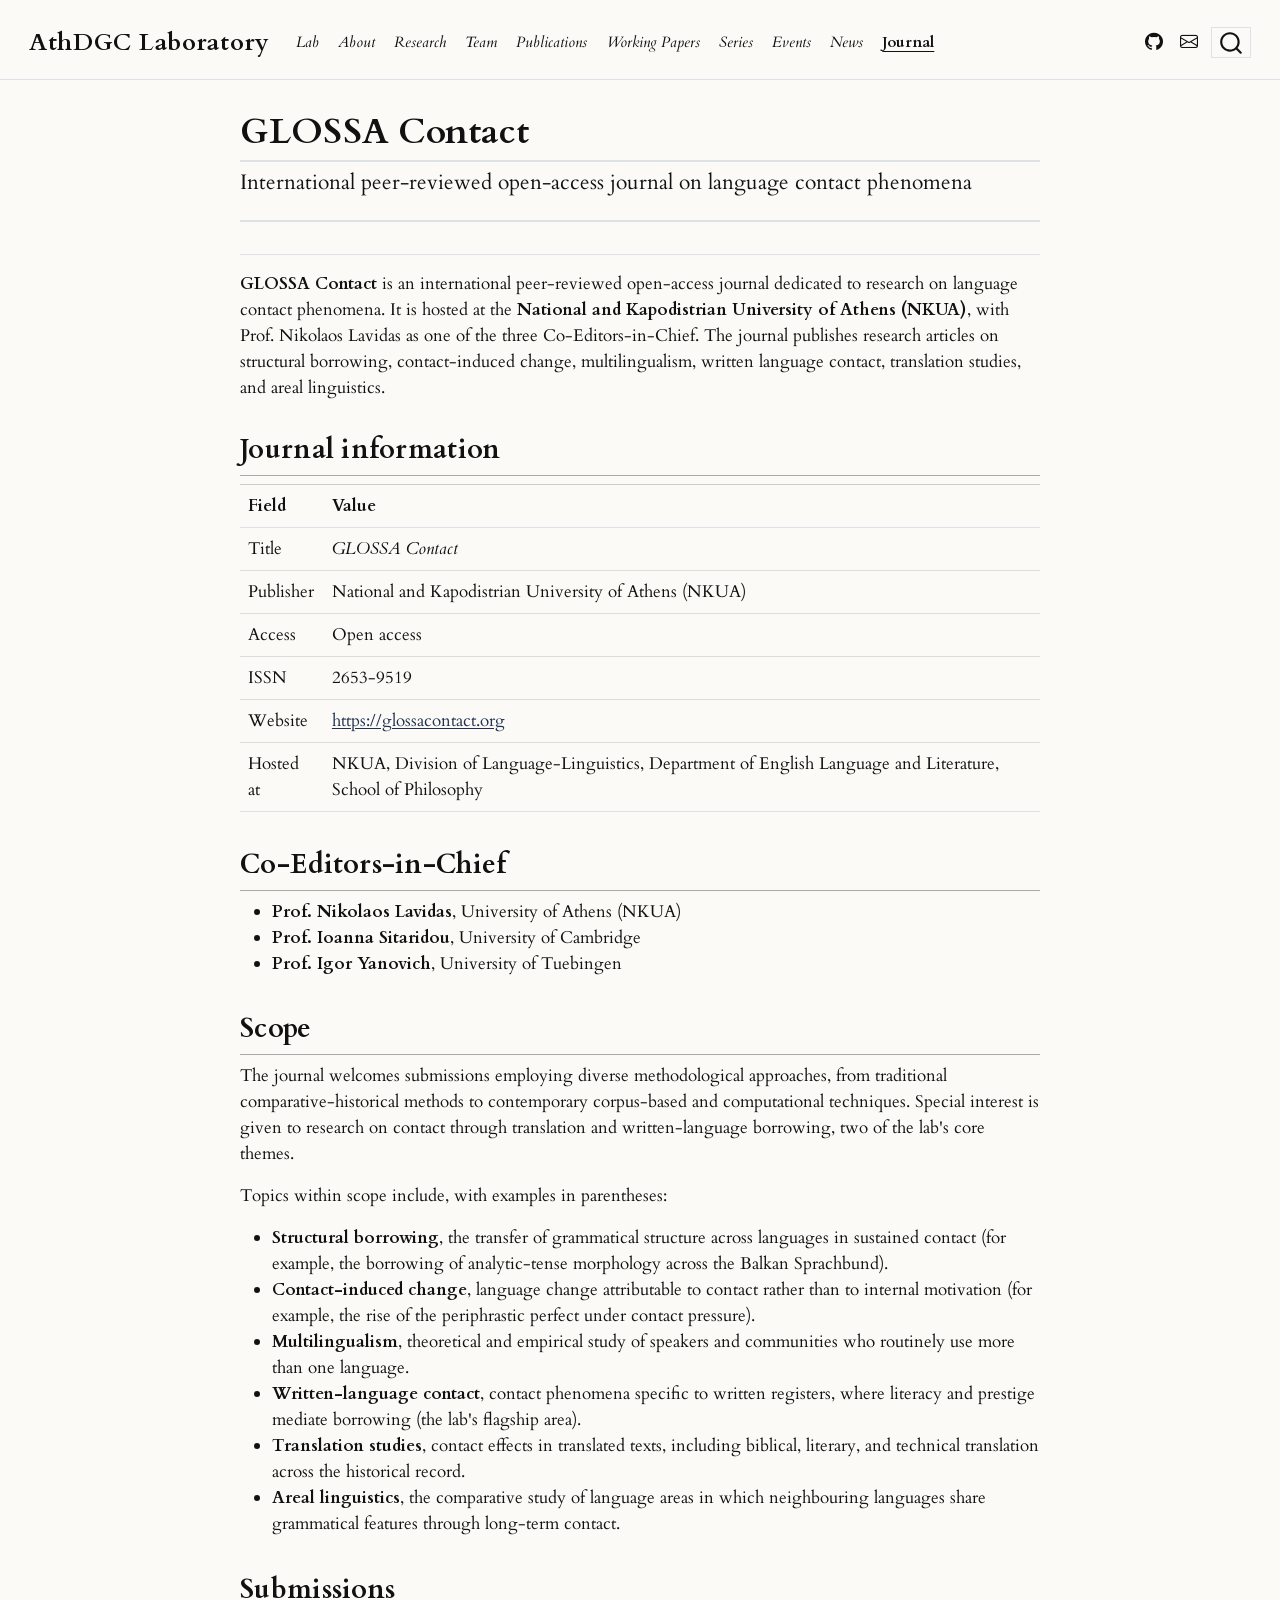
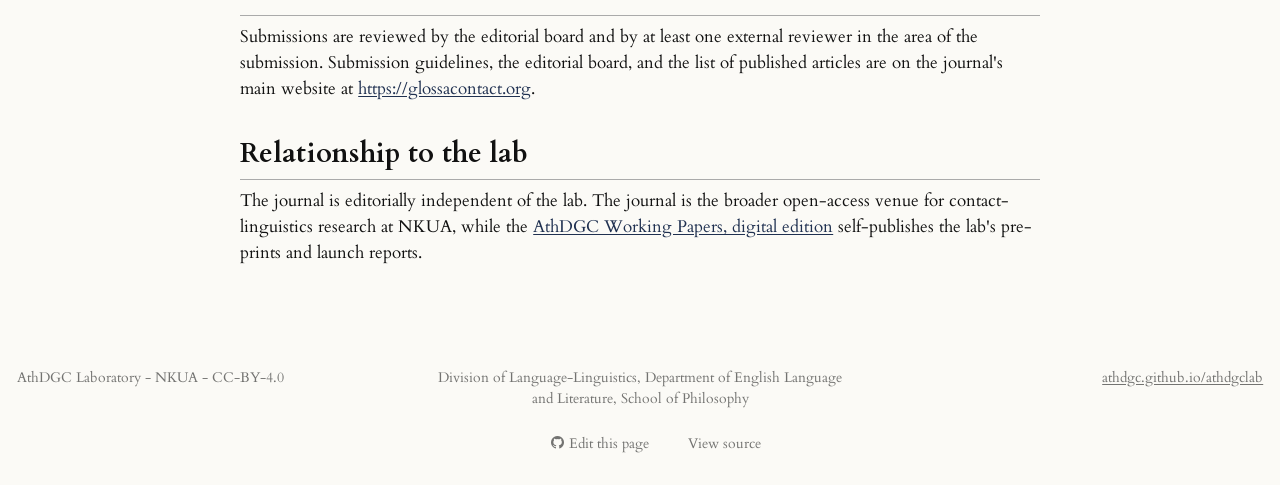
<file: journal.html>
<!DOCTYPE html>
<html xmlns="http://www.w3.org/1999/xhtml" lang="en" xml:lang="en"><head>

<meta charset="utf-8">
<meta name="generator" content="quarto-1.9.38">

<meta name="viewport" content="width=device-width, initial-scale=1.0, user-scalable=yes">


<title>GLOSSA Contact – AthDGC Laboratory</title>
<style>
/* Default styles provided by pandoc.
** See https://pandoc.org/MANUAL.html#variables-for-html for config info.
*/
code{white-space: pre-wrap;}
span.smallcaps{font-variant: small-caps;}
div.columns{display: flex; gap: min(4vw, 1.5em);}
div.column{flex: auto; overflow-x: auto;}
div.hanging-indent{margin-left: 1.5em; text-indent: -1.5em;}
ul.task-list{list-style: none;}
ul.task-list li input[type="checkbox"] {
  width: 0.8em;
  margin: 0 0.8em 0.2em -1em; /* quarto-specific, see https://github.com/quarto-dev/quarto-cli/issues/4556 */ 
  vertical-align: middle;
}
</style>


<script src="site_libs/quarto-nav/quarto-nav.js"></script>
<script src="site_libs/quarto-nav/headroom.min.js"></script>
<script src="site_libs/clipboard/clipboard.min.js"></script>
<script src="site_libs/quarto-search/autocomplete.umd.js"></script>
<script src="site_libs/quarto-search/fuse.min.js"></script>
<script src="site_libs/quarto-search/quarto-search.js"></script>
<meta name="quarto:offset" content="./">
<link href="./assets/favicon.svg" rel="icon" type="image/svg+xml">
<script src="site_libs/quarto-html/quarto.js" type="module"></script>
<script src="site_libs/quarto-html/tabsets/tabsets.js" type="module"></script>
<script src="site_libs/quarto-html/popper.min.js"></script>
<script src="site_libs/quarto-html/tippy.umd.min.js"></script>
<script src="site_libs/quarto-html/anchor.min.js"></script>
<link href="site_libs/quarto-html/tippy.css" rel="stylesheet">
<link href="site_libs/quarto-html/quarto-syntax-highlighting-4f28ba486269c24c37d6df9a1cf56ebb.css" rel="stylesheet" id="quarto-text-highlighting-styles">
<script src="site_libs/bootstrap/bootstrap.min.js"></script>
<link href="site_libs/bootstrap/bootstrap-icons.css" rel="stylesheet">
<link href="site_libs/bootstrap/bootstrap-739c84139b13f6cf8698549b638f01c8.min.css" rel="stylesheet" append-hash="true" id="quarto-bootstrap" data-mode="light">
<script id="quarto-search-options" type="application/json">{
  "location": "navbar",
  "copy-button": false,
  "collapse-after": 3,
  "panel-placement": "end",
  "type": "overlay",
  "limit": 50,
  "keyboard-shortcut": [
    "f",
    "/",
    "s"
  ],
  "language": {
    "search-no-results-text": "No results",
    "search-matching-documents-text": "matching documents",
    "search-copy-link-title": "Copy link to search",
    "search-hide-matches-text": "Hide additional matches",
    "search-more-match-text": "more match in this document",
    "search-more-matches-text": "more matches in this document",
    "search-clear-button-title": "Clear",
    "search-text-placeholder": "",
    "search-detached-cancel-button-title": "Cancel",
    "search-submit-button-title": "Submit",
    "search-label": "Search"
  }
}</script>


<link rel="stylesheet" href="themes/lavidas-extras.css">
</head>

<body class="nav-fixed fullcontent quarto-light">

<div id="quarto-search-results"></div>
  <header id="quarto-header" class="headroom fixed-top">
    <nav class="navbar navbar-expand-lg " data-bs-theme="dark">
      <div class="navbar-container container-fluid">
      <div class="navbar-brand-container mx-auto">
    <a class="navbar-brand" href="./index.html">
    <span class="navbar-title">AthDGC Laboratory</span>
    </a>
  </div>
            <div id="quarto-search" class="" title="Search"></div>
          <button class="navbar-toggler" type="button" data-bs-toggle="collapse" data-bs-target="#navbarCollapse" aria-controls="navbarCollapse" role="menu" aria-expanded="false" aria-label="Toggle navigation" onclick="if (window.quartoToggleHeadroom) { window.quartoToggleHeadroom(); }">
  <span class="navbar-toggler-icon"></span>
</button>
          <div class="collapse navbar-collapse" id="navbarCollapse">
            <ul class="navbar-nav navbar-nav-scroll me-auto">
  <li class="nav-item">
    <a class="nav-link" href="./index.html"> 
<span class="menu-text">Lab</span></a>
  </li>  
  <li class="nav-item">
    <a class="nav-link" href="./about.html"> 
<span class="menu-text">About</span></a>
  </li>  
  <li class="nav-item">
    <a class="nav-link" href="./research.html"> 
<span class="menu-text">Research</span></a>
  </li>  
  <li class="nav-item">
    <a class="nav-link" href="./team.html"> 
<span class="menu-text">Team</span></a>
  </li>  
  <li class="nav-item">
    <a class="nav-link" href="./publications.html"> 
<span class="menu-text">Publications</span></a>
  </li>  
  <li class="nav-item">
    <a class="nav-link" href="./working-papers.html"> 
<span class="menu-text">Working Papers</span></a>
  </li>  
  <li class="nav-item">
    <a class="nav-link" href="./series.html"> 
<span class="menu-text">Series</span></a>
  </li>  
  <li class="nav-item">
    <a class="nav-link" href="./events.html"> 
<span class="menu-text">Events</span></a>
  </li>  
  <li class="nav-item">
    <a class="nav-link" href="./news.html"> 
<span class="menu-text">News</span></a>
  </li>  
  <li class="nav-item">
    <a class="nav-link active" href="./journal.html" aria-current="page"> 
<span class="menu-text">Journal</span></a>
  </li>  
</ul>
            <ul class="navbar-nav navbar-nav-scroll ms-auto">
  <li class="nav-item compact">
    <a class="nav-link" href="https://github.com/AthDGC"> <i class="bi bi-github" role="img" aria-label="GitHub">
</i> 
<span class="menu-text"></span></a>
  </li>  
  <li class="nav-item compact">
    <a class="nav-link" href="mailto:nlavidas@enl.uoa.gr"> <i class="bi bi-envelope" role="img" aria-label="Contact">
</i> 
<span class="menu-text"></span></a>
  </li>  
</ul>
          </div> <!-- /navcollapse -->
            <div class="quarto-navbar-tools">
</div>
      </div> <!-- /container-fluid -->
    </nav>
</header>
<!-- content -->
<div id="quarto-content" class="quarto-container page-columns page-rows-contents page-layout-article page-navbar">
<!-- sidebar -->
<!-- margin-sidebar -->
    
<!-- main -->
<main class="content" id="quarto-document-content">

<header id="title-block-header" class="quarto-title-block default">
<div class="quarto-title">
<h1 class="title">GLOSSA Contact</h1>
<p class="subtitle lead">International peer-reviewed open-access journal on language contact phenomena</p>
</div>



<div class="quarto-title-meta">

    
  
    
  </div>
  


</header>


<p><strong>GLOSSA Contact</strong> is an international peer-reviewed open-access journal dedicated to research on language contact phenomena. It is hosted at the <strong>National and Kapodistrian University of Athens (NKUA)</strong>, with Prof. Nikolaos Lavidas as one of the three Co-Editors-in-Chief. The journal publishes research articles on structural borrowing, contact-induced change, multilingualism, written language contact, translation studies, and areal linguistics.</p>
<section id="journal-information" class="level2">
<h2 class="anchored" data-anchor-id="journal-information">Journal information</h2>
<table class="caption-top table">
<thead>
<tr class="header">
<th>Field</th>
<th>Value</th>
</tr>
</thead>
<tbody>
<tr class="odd">
<td>Title</td>
<td><em>GLOSSA Contact</em></td>
</tr>
<tr class="even">
<td>Publisher</td>
<td>National and Kapodistrian University of Athens (NKUA)</td>
</tr>
<tr class="odd">
<td>Access</td>
<td>Open access</td>
</tr>
<tr class="even">
<td>ISSN</td>
<td>2653-9519</td>
</tr>
<tr class="odd">
<td>Website</td>
<td><a href="https://glossacontact.org" class="uri">https://glossacontact.org</a></td>
</tr>
<tr class="even">
<td>Hosted at</td>
<td>NKUA, Division of Language-Linguistics, Department of English Language and Literature, School of Philosophy</td>
</tr>
</tbody>
</table>
</section>
<section id="co-editors-in-chief" class="level2">
<h2 class="anchored" data-anchor-id="co-editors-in-chief">Co-Editors-in-Chief</h2>
<ul>
<li><strong>Prof. Nikolaos Lavidas</strong>, University of Athens (NKUA)</li>
<li><strong>Prof. Ioanna Sitaridou</strong>, University of Cambridge</li>
<li><strong>Prof. Igor Yanovich</strong>, University of Tuebingen</li>
</ul>
</section>
<section id="scope" class="level2">
<h2 class="anchored" data-anchor-id="scope">Scope</h2>
<p>The journal welcomes submissions employing diverse methodological approaches, from traditional comparative-historical methods to contemporary corpus-based and computational techniques. Special interest is given to research on contact through translation and written-language borrowing, two of the lab's core themes.</p>
<p>Topics within scope include, with examples in parentheses:</p>
<ul>
<li><strong>Structural borrowing</strong>, the transfer of grammatical structure across languages in sustained contact (for example, the borrowing of analytic-tense morphology across the Balkan Sprachbund).</li>
<li><strong>Contact-induced change</strong>, language change attributable to contact rather than to internal motivation (for example, the rise of the periphrastic perfect under contact pressure).</li>
<li><strong>Multilingualism</strong>, theoretical and empirical study of speakers and communities who routinely use more than one language.</li>
<li><strong>Written-language contact</strong>, contact phenomena specific to written registers, where literacy and prestige mediate borrowing (the lab's flagship area).</li>
<li><strong>Translation studies</strong>, contact effects in translated texts, including biblical, literary, and technical translation across the historical record.</li>
<li><strong>Areal linguistics</strong>, the comparative study of language areas in which neighbouring languages share grammatical features through long-term contact.</li>
</ul>
</section>
<section id="submissions" class="level2">
<h2 class="anchored" data-anchor-id="submissions">Submissions</h2>
<p>Submissions are reviewed by the editorial board and by at least one external reviewer in the area of the submission. Submission guidelines, the editorial board, and the list of published articles are on the journal's main website at <a href="https://glossacontact.org" class="uri">https://glossacontact.org</a>.</p>
</section>
<section id="relationship-to-the-lab" class="level2">
<h2 class="anchored" data-anchor-id="relationship-to-the-lab">Relationship to the lab</h2>
<p>The journal is editorially independent of the lab. The journal is the broader open-access venue for contact-linguistics research at NKUA, while the <a href="./working-papers.html">AthDGC Working Papers, digital edition</a> self-publishes the lab's pre-prints and launch reports.</p>


</section>

</main> <!-- /main -->
<script id="quarto-html-after-body" type="application/javascript">
  window.document.addEventListener("DOMContentLoaded", function (event) {
    const icon = "";
    const anchorJS = new window.AnchorJS();
    anchorJS.options = {
      placement: 'right',
      icon: icon
    };
    anchorJS.add('.anchored');
    const isCodeAnnotation = (el) => {
      for (const clz of el.classList) {
        if (clz.startsWith('code-annotation-')) {                     
          return true;
        }
      }
      return false;
    }
    const onCopySuccess = function(e) {
      // button target
      const button = e.trigger;
      // don't keep focus
      button.blur();
      // flash "checked"
      button.classList.add('code-copy-button-checked');
      var currentTitle = button.getAttribute("title");
      button.setAttribute("title", "Copied!");
      let tooltip;
      if (window.bootstrap) {
        button.setAttribute("data-bs-toggle", "tooltip");
        button.setAttribute("data-bs-placement", "left");
        button.setAttribute("data-bs-title", "Copied!");
        tooltip = new bootstrap.Tooltip(button, 
          { trigger: "manual", 
            customClass: "code-copy-button-tooltip",
            offset: [0, -8]});
        tooltip.show();    
      }
      setTimeout(function() {
        if (tooltip) {
          tooltip.hide();
          button.removeAttribute("data-bs-title");
          button.removeAttribute("data-bs-toggle");
          button.removeAttribute("data-bs-placement");
        }
        button.setAttribute("title", currentTitle);
        button.classList.remove('code-copy-button-checked');
      }, 1000);
      // clear code selection
      e.clearSelection();
    }
    const getTextToCopy = function(trigger) {
      const outerScaffold = trigger.parentElement.cloneNode(true);
      const codeEl = outerScaffold.querySelector('code');
      for (const childEl of codeEl.children) {
        if (isCodeAnnotation(childEl)) {
          childEl.remove();
        }
      }
      return codeEl.innerText;
    }
    const clipboard = new window.ClipboardJS('.code-copy-button:not([data-in-quarto-modal])', {
      text: getTextToCopy
    });
    clipboard.on('success', onCopySuccess);
    if (window.document.getElementById('quarto-embedded-source-code-modal')) {
      const clipboardModal = new window.ClipboardJS('.code-copy-button[data-in-quarto-modal]', {
        text: getTextToCopy,
        container: window.document.getElementById('quarto-embedded-source-code-modal')
      });
      clipboardModal.on('success', onCopySuccess);
    }
      var localhostRegex = new RegExp(/^(?:http|https):\/\/localhost\:?[0-9]*\//);
      var mailtoRegex = new RegExp(/^mailto:/);
        var filterRegex = new RegExp("https:\/\/athdgc\.github\.io\/athdgclab");
      var isInternal = (href) => {
          return filterRegex.test(href) || localhostRegex.test(href) || mailtoRegex.test(href);
      }
      // Inspect non-navigation links and adorn them if external
     var links = window.document.querySelectorAll('a[href]:not(.nav-link):not(.navbar-brand):not(.toc-action):not(.sidebar-link):not(.sidebar-item-toggle):not(.pagination-link):not(.no-external):not([aria-hidden]):not(.dropdown-item):not(.quarto-navigation-tool):not(.about-link)');
      for (var i=0; i<links.length; i++) {
        const link = links[i];
        if (!isInternal(link.href)) {
          // undo the damage that might have been done by quarto-nav.js in the case of
          // links that we want to consider external
          if (link.dataset.originalHref !== undefined) {
            link.href = link.dataset.originalHref;
          }
        }
      }
    function tippyHover(el, contentFn, onTriggerFn, onUntriggerFn) {
      const config = {
        allowHTML: true,
        maxWidth: 500,
        delay: 100,
        arrow: false,
        appendTo: function(el) {
            return el.parentElement;
        },
        interactive: true,
        interactiveBorder: 10,
        theme: 'quarto',
        placement: 'bottom-start',
      };
      if (contentFn) {
        config.content = contentFn;
      }
      if (onTriggerFn) {
        config.onTrigger = onTriggerFn;
      }
      if (onUntriggerFn) {
        config.onUntrigger = onUntriggerFn;
      }
      window.tippy(el, config); 
    }
    const noterefs = window.document.querySelectorAll('a[role="doc-noteref"]');
    for (var i=0; i<noterefs.length; i++) {
      const ref = noterefs[i];
      tippyHover(ref, function() {
        // use id or data attribute instead here
        let href = ref.getAttribute('data-footnote-href') || ref.getAttribute('href');
        try { href = new URL(href).hash; } catch {}
        const id = href.replace(/^#\/?/, "");
        const note = window.document.getElementById(id);
        if (note) {
          return note.innerHTML;
        } else {
          return "";
        }
      });
    }
    const xrefs = window.document.querySelectorAll('a.quarto-xref');
    const processXRef = (id, note) => {
      // Strip column container classes
      const stripColumnClz = (el) => {
        el.classList.remove("page-full", "page-columns");
        if (el.children) {
          for (const child of el.children) {
            stripColumnClz(child);
          }
        }
      }
      stripColumnClz(note)
      if (id === null || id.startsWith('sec-')) {
        // Special case sections, only their first couple elements
        const container = document.createElement("div");
        if (note.children && note.children.length > 2) {
          container.appendChild(note.children[0].cloneNode(true));
          for (let i = 1; i < note.children.length; i++) {
            const child = note.children[i];
            if (child.tagName === "P" && child.innerText === "") {
              continue;
            } else {
              container.appendChild(child.cloneNode(true));
              break;
            }
          }
          if (window.Quarto?.typesetMath) {
            window.Quarto.typesetMath(container);
          }
          return container.innerHTML
        } else {
          if (window.Quarto?.typesetMath) {
            window.Quarto.typesetMath(note);
          }
          return note.innerHTML;
        }
      } else {
        // Remove any anchor links if they are present
        const anchorLink = note.querySelector('a.anchorjs-link');
        if (anchorLink) {
          anchorLink.remove();
        }
        if (window.Quarto?.typesetMath) {
          window.Quarto.typesetMath(note);
        }
        if (note.classList.contains("callout")) {
          return note.outerHTML;
        } else {
          return note.innerHTML;
        }
      }
    }
    for (var i=0; i<xrefs.length; i++) {
      const xref = xrefs[i];
      tippyHover(xref, undefined, function(instance) {
        instance.disable();
        let url = xref.getAttribute('href');
        let hash = undefined; 
        if (url.startsWith('#')) {
          hash = url;
        } else {
          try { hash = new URL(url).hash; } catch {}
        }
        if (hash) {
          const id = hash.replace(/^#\/?/, "");
          const note = window.document.getElementById(id);
          if (note !== null) {
            try {
              const html = processXRef(id, note.cloneNode(true));
              instance.setContent(html);
            } finally {
              instance.enable();
              instance.show();
            }
          } else {
            // See if we can fetch this
            fetch(url.split('#')[0])
            .then(res => res.text())
            .then(html => {
              const parser = new DOMParser();
              const htmlDoc = parser.parseFromString(html, "text/html");
              const note = htmlDoc.getElementById(id);
              if (note !== null) {
                const html = processXRef(id, note);
                instance.setContent(html);
              } 
            }).finally(() => {
              instance.enable();
              instance.show();
            });
          }
        } else {
          // See if we can fetch a full url (with no hash to target)
          // This is a special case and we should probably do some content thinning / targeting
          fetch(url)
          .then(res => res.text())
          .then(html => {
            const parser = new DOMParser();
            const htmlDoc = parser.parseFromString(html, "text/html");
            const note = htmlDoc.querySelector('main.content');
            if (note !== null) {
              // This should only happen for chapter cross references
              // (since there is no id in the URL)
              // remove the first header
              if (note.children.length > 0 && note.children[0].tagName === "HEADER") {
                note.children[0].remove();
              }
              const html = processXRef(null, note);
              instance.setContent(html);
            } 
          }).finally(() => {
            instance.enable();
            instance.show();
          });
        }
      }, function(instance) {
      });
    }
        let selectedAnnoteEl;
        const selectorForAnnotation = ( cell, annotation) => {
          let cellAttr = 'data-code-cell="' + cell + '"';
          let lineAttr = 'data-code-annotation="' +  annotation + '"';
          const selector = 'span[' + cellAttr + '][' + lineAttr + ']';
          return selector;
        }
        const selectCodeLines = (annoteEl) => {
          const doc = window.document;
          const targetCell = annoteEl.getAttribute("data-target-cell");
          const targetAnnotation = annoteEl.getAttribute("data-target-annotation");
          const annoteSpan = window.document.querySelector(selectorForAnnotation(targetCell, targetAnnotation));
          const lines = annoteSpan.getAttribute("data-code-lines").split(",");
          const lineIds = lines.map((line) => {
            return targetCell + "-" + line;
          })
          let top = null;
          let height = null;
          let parent = null;
          if (lineIds.length > 0) {
              //compute the position of the single el (top and bottom and make a div)
              const el = window.document.getElementById(lineIds[0]);
              top = el.offsetTop;
              height = el.offsetHeight;
              parent = el.parentElement.parentElement;
            if (lineIds.length > 1) {
              const lastEl = window.document.getElementById(lineIds[lineIds.length - 1]);
              const bottom = lastEl.offsetTop + lastEl.offsetHeight;
              height = bottom - top;
            }
            if (top !== null && height !== null && parent !== null) {
              // cook up a div (if necessary) and position it 
              let div = window.document.getElementById("code-annotation-line-highlight");
              if (div === null) {
                div = window.document.createElement("div");
                div.setAttribute("id", "code-annotation-line-highlight");
                div.style.position = 'absolute';
                parent.appendChild(div);
              }
              div.style.top = top - 2 + "px";
              div.style.height = height + 4 + "px";
              div.style.left = 0;
              let gutterDiv = window.document.getElementById("code-annotation-line-highlight-gutter");
              if (gutterDiv === null) {
                gutterDiv = window.document.createElement("div");
                gutterDiv.setAttribute("id", "code-annotation-line-highlight-gutter");
                gutterDiv.style.position = 'absolute';
                const codeCell = window.document.getElementById(targetCell);
                const gutter = codeCell.querySelector('.code-annotation-gutter');
                gutter.appendChild(gutterDiv);
              }
              gutterDiv.style.top = top - 2 + "px";
              gutterDiv.style.height = height + 4 + "px";
            }
            selectedAnnoteEl = annoteEl;
          }
        };
        const unselectCodeLines = () => {
          const elementsIds = ["code-annotation-line-highlight", "code-annotation-line-highlight-gutter"];
          elementsIds.forEach((elId) => {
            const div = window.document.getElementById(elId);
            if (div) {
              div.remove();
            }
          });
          selectedAnnoteEl = undefined;
        };
          // Handle positioning of the toggle
      window.addEventListener(
        "resize",
        throttle(() => {
          elRect = undefined;
          if (selectedAnnoteEl) {
            selectCodeLines(selectedAnnoteEl);
          }
        }, 10)
      );
      function throttle(fn, ms) {
      let throttle = false;
      let timer;
        return (...args) => {
          if(!throttle) { // first call gets through
              fn.apply(this, args);
              throttle = true;
          } else { // all the others get throttled
              if(timer) clearTimeout(timer); // cancel #2
              timer = setTimeout(() => {
                fn.apply(this, args);
                timer = throttle = false;
              }, ms);
          }
        };
      }
        // Attach click handler to the DT
        const annoteDls = window.document.querySelectorAll('dt[data-target-cell]');
        for (const annoteDlNode of annoteDls) {
          annoteDlNode.addEventListener('click', (event) => {
            const clickedEl = event.target;
            if (clickedEl !== selectedAnnoteEl) {
              unselectCodeLines();
              const activeEl = window.document.querySelector('dt[data-target-cell].code-annotation-active');
              if (activeEl) {
                activeEl.classList.remove('code-annotation-active');
              }
              selectCodeLines(clickedEl);
              clickedEl.classList.add('code-annotation-active');
            } else {
              // Unselect the line
              unselectCodeLines();
              clickedEl.classList.remove('code-annotation-active');
            }
          });
        }
    const findCites = (el) => {
      const parentEl = el.parentElement;
      if (parentEl) {
        const cites = parentEl.dataset.cites;
        if (cites) {
          return {
            el,
            cites: cites.split(' ')
          };
        } else {
          return findCites(el.parentElement)
        }
      } else {
        return undefined;
      }
    };
    var bibliorefs = window.document.querySelectorAll('a[role="doc-biblioref"]');
    for (var i=0; i<bibliorefs.length; i++) {
      const ref = bibliorefs[i];
      const citeInfo = findCites(ref);
      if (citeInfo) {
        tippyHover(citeInfo.el, function() {
          var popup = window.document.createElement('div');
          citeInfo.cites.forEach(function(cite) {
            var citeDiv = window.document.createElement('div');
            citeDiv.classList.add('hanging-indent');
            citeDiv.classList.add('csl-entry');
            var biblioDiv = window.document.getElementById('ref-' + cite);
            if (biblioDiv) {
              citeDiv.innerHTML = biblioDiv.innerHTML;
            }
            popup.appendChild(citeDiv);
          });
          return popup.innerHTML;
        });
      }
    }
  });
  </script>
</div> <!-- /content -->
<footer class="footer">
  <div class="nav-footer">
    <div class="nav-footer-left">
<p>AthDGC Laboratory - NKUA - CC-BY-4.0</p>
</div>   
    <div class="nav-footer-center">
<p>Division of Language-Linguistics, Department of English Language and Literature, School of Philosophy</p>
<div class="toc-actions"><ul><li><a href="https://github.com/AthDGC/athdgclab/edit/main/journal.qmd" class="toc-action"><i class="bi bi-github"></i>Edit this page</a></li><li><a href="https://github.com/AthDGC/athdgclab/blob/main/journal.qmd" class="toc-action"><i class="bi empty"></i>View source</a></li></ul></div></div>
    <div class="nav-footer-right">
<p><a href="https://athdgc.github.io/athdgclab">athdgc.github.io/athdgclab</a></p>
</div>
  </div>
</footer>




</body></html>
</file>
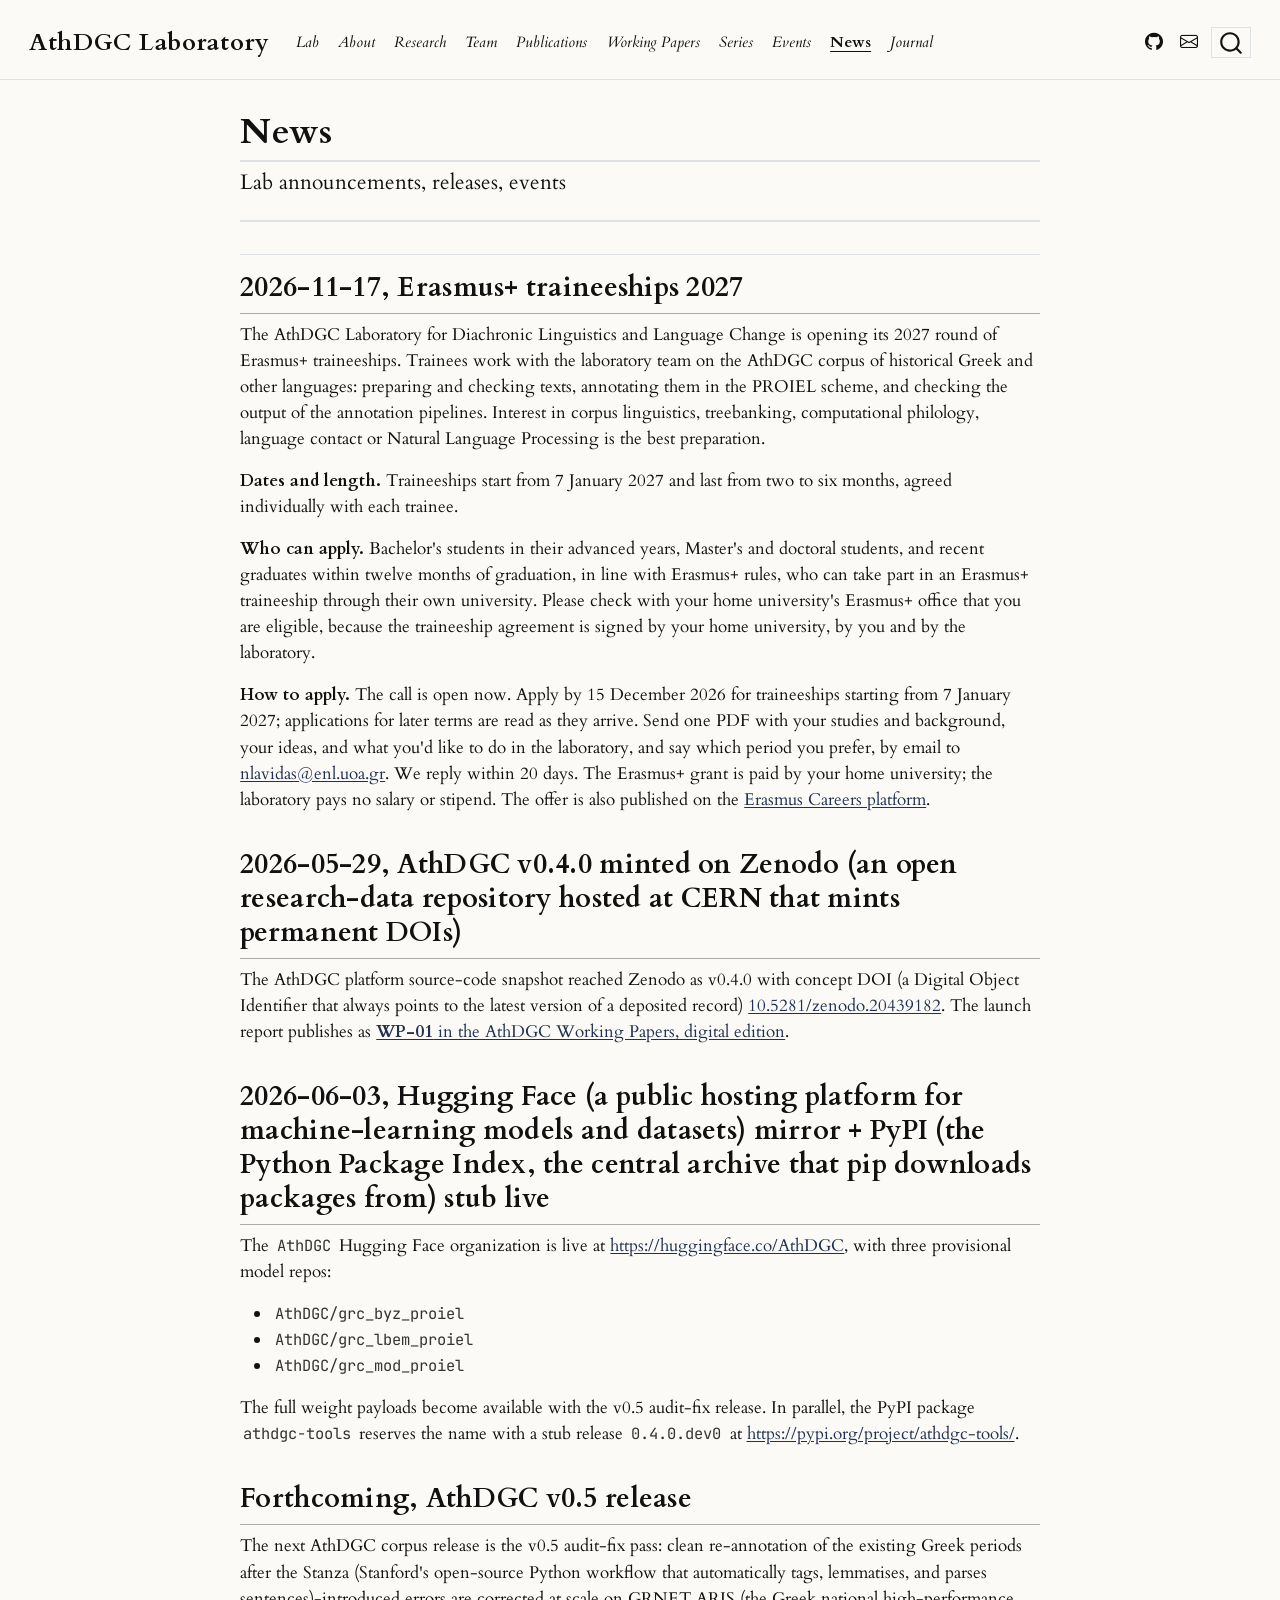
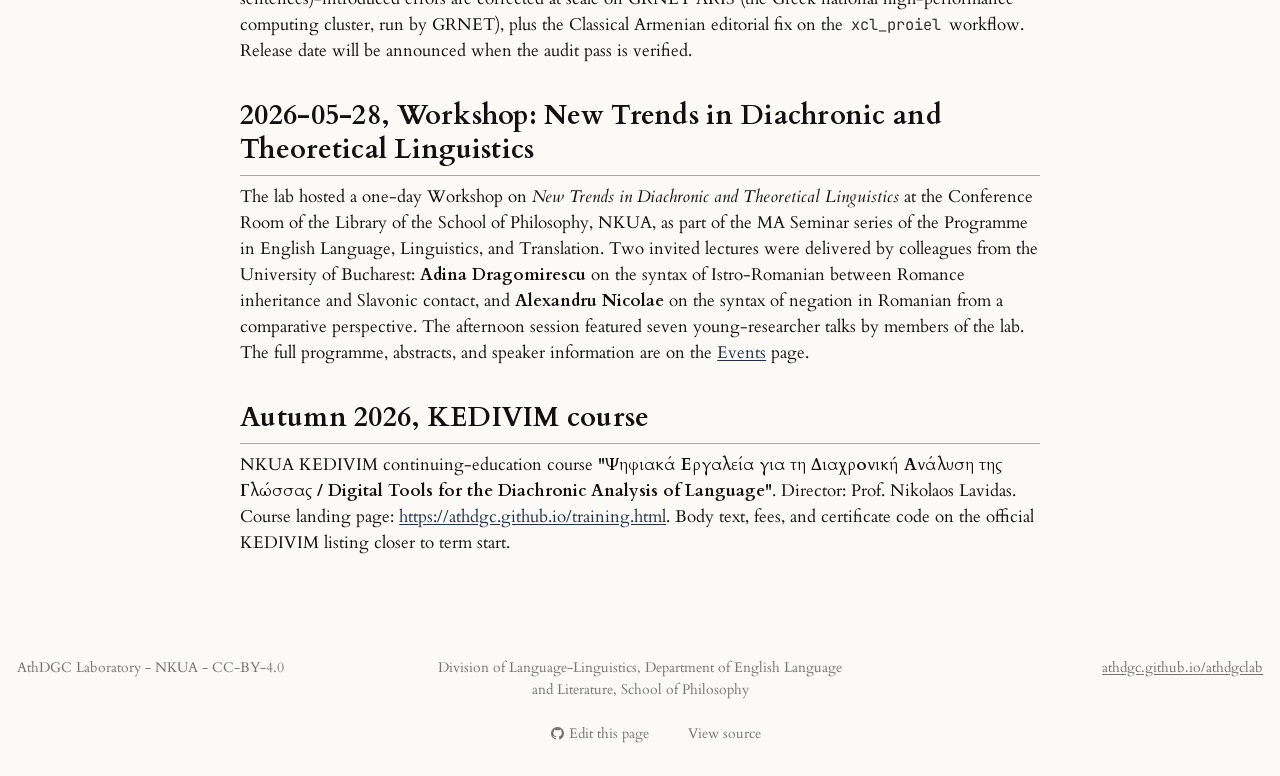
<file: news.html>
<!DOCTYPE html>
<html xmlns="http://www.w3.org/1999/xhtml" lang="en" xml:lang="en"><head>

<meta charset="utf-8">
<meta name="generator" content="quarto-1.9.38">

<meta name="viewport" content="width=device-width, initial-scale=1.0, user-scalable=yes">


<title>News – AthDGC Laboratory</title>
<style>
/* Default styles provided by pandoc.
** See https://pandoc.org/MANUAL.html#variables-for-html for config info.
*/
code{white-space: pre-wrap;}
span.smallcaps{font-variant: small-caps;}
div.columns{display: flex; gap: min(4vw, 1.5em);}
div.column{flex: auto; overflow-x: auto;}
div.hanging-indent{margin-left: 1.5em; text-indent: -1.5em;}
ul.task-list{list-style: none;}
ul.task-list li input[type="checkbox"] {
  width: 0.8em;
  margin: 0 0.8em 0.2em -1em; /* quarto-specific, see https://github.com/quarto-dev/quarto-cli/issues/4556 */ 
  vertical-align: middle;
}
</style>


<script src="site_libs/quarto-nav/quarto-nav.js"></script>
<script src="site_libs/quarto-nav/headroom.min.js"></script>
<script src="site_libs/clipboard/clipboard.min.js"></script>
<script src="site_libs/quarto-search/autocomplete.umd.js"></script>
<script src="site_libs/quarto-search/fuse.min.js"></script>
<script src="site_libs/quarto-search/quarto-search.js"></script>
<meta name="quarto:offset" content="./">
<link href="./assets/favicon.svg" rel="icon" type="image/svg+xml">
<script src="site_libs/quarto-html/quarto.js" type="module"></script>
<script src="site_libs/quarto-html/tabsets/tabsets.js" type="module"></script>
<script src="site_libs/quarto-html/popper.min.js"></script>
<script src="site_libs/quarto-html/tippy.umd.min.js"></script>
<script src="site_libs/quarto-html/anchor.min.js"></script>
<link href="site_libs/quarto-html/tippy.css" rel="stylesheet">
<link href="site_libs/quarto-html/quarto-syntax-highlighting-4f28ba486269c24c37d6df9a1cf56ebb.css" rel="stylesheet" id="quarto-text-highlighting-styles">
<script src="site_libs/bootstrap/bootstrap.min.js"></script>
<link href="site_libs/bootstrap/bootstrap-icons.css" rel="stylesheet">
<link href="site_libs/bootstrap/bootstrap-739c84139b13f6cf8698549b638f01c8.min.css" rel="stylesheet" append-hash="true" id="quarto-bootstrap" data-mode="light">
<script id="quarto-search-options" type="application/json">{
  "location": "navbar",
  "copy-button": false,
  "collapse-after": 3,
  "panel-placement": "end",
  "type": "overlay",
  "limit": 50,
  "keyboard-shortcut": [
    "f",
    "/",
    "s"
  ],
  "language": {
    "search-no-results-text": "No results",
    "search-matching-documents-text": "matching documents",
    "search-copy-link-title": "Copy link to search",
    "search-hide-matches-text": "Hide additional matches",
    "search-more-match-text": "more match in this document",
    "search-more-matches-text": "more matches in this document",
    "search-clear-button-title": "Clear",
    "search-text-placeholder": "",
    "search-detached-cancel-button-title": "Cancel",
    "search-submit-button-title": "Submit",
    "search-label": "Search"
  }
}</script>


<link rel="stylesheet" href="themes/lavidas-extras.css">
</head>

<body class="nav-fixed fullcontent quarto-light">

<div id="quarto-search-results"></div>
  <header id="quarto-header" class="headroom fixed-top">
    <nav class="navbar navbar-expand-lg " data-bs-theme="dark">
      <div class="navbar-container container-fluid">
      <div class="navbar-brand-container mx-auto">
    <a class="navbar-brand" href="./index.html">
    <span class="navbar-title">AthDGC Laboratory</span>
    </a>
  </div>
            <div id="quarto-search" class="" title="Search"></div>
          <button class="navbar-toggler" type="button" data-bs-toggle="collapse" data-bs-target="#navbarCollapse" aria-controls="navbarCollapse" role="menu" aria-expanded="false" aria-label="Toggle navigation" onclick="if (window.quartoToggleHeadroom) { window.quartoToggleHeadroom(); }">
  <span class="navbar-toggler-icon"></span>
</button>
          <div class="collapse navbar-collapse" id="navbarCollapse">
            <ul class="navbar-nav navbar-nav-scroll me-auto">
  <li class="nav-item">
    <a class="nav-link" href="./index.html"> 
<span class="menu-text">Lab</span></a>
  </li>  
  <li class="nav-item">
    <a class="nav-link" href="./about.html"> 
<span class="menu-text">About</span></a>
  </li>  
  <li class="nav-item">
    <a class="nav-link" href="./research.html"> 
<span class="menu-text">Research</span></a>
  </li>  
  <li class="nav-item">
    <a class="nav-link" href="./team.html"> 
<span class="menu-text">Team</span></a>
  </li>  
  <li class="nav-item">
    <a class="nav-link" href="./publications.html"> 
<span class="menu-text">Publications</span></a>
  </li>  
  <li class="nav-item">
    <a class="nav-link" href="./working-papers.html"> 
<span class="menu-text">Working Papers</span></a>
  </li>  
  <li class="nav-item">
    <a class="nav-link" href="./series.html"> 
<span class="menu-text">Series</span></a>
  </li>  
  <li class="nav-item">
    <a class="nav-link" href="./events.html"> 
<span class="menu-text">Events</span></a>
  </li>  
  <li class="nav-item">
    <a class="nav-link active" href="./news.html" aria-current="page"> 
<span class="menu-text">News</span></a>
  </li>  
  <li class="nav-item">
    <a class="nav-link" href="./journal.html"> 
<span class="menu-text">Journal</span></a>
  </li>  
</ul>
            <ul class="navbar-nav navbar-nav-scroll ms-auto">
  <li class="nav-item compact">
    <a class="nav-link" href="https://github.com/AthDGC"> <i class="bi bi-github" role="img" aria-label="GitHub">
</i> 
<span class="menu-text"></span></a>
  </li>  
  <li class="nav-item compact">
    <a class="nav-link" href="mailto:nlavidas@enl.uoa.gr"> <i class="bi bi-envelope" role="img" aria-label="Contact">
</i> 
<span class="menu-text"></span></a>
  </li>  
</ul>
          </div> <!-- /navcollapse -->
            <div class="quarto-navbar-tools">
</div>
      </div> <!-- /container-fluid -->
    </nav>
</header>
<!-- content -->
<div id="quarto-content" class="quarto-container page-columns page-rows-contents page-layout-article page-navbar">
<!-- sidebar -->
<!-- margin-sidebar -->
    
<!-- main -->
<main class="content" id="quarto-document-content">

<header id="title-block-header" class="quarto-title-block default">
<div class="quarto-title">
<h1 class="title">News</h1>
<p class="subtitle lead">Lab announcements, releases, events</p>
</div>



<div class="quarto-title-meta">

    
  
    
  </div>
  


</header>


<section id="erasmus-traineeships-2027" class="level2">
<h2 class="anchored" data-anchor-id="erasmus-traineeships-2027">2026-11-17, Erasmus+ traineeships 2027</h2>
<p>The AthDGC Laboratory for Diachronic Linguistics and Language Change is opening its 2027 round of Erasmus+ traineeships. Trainees work with the laboratory team on the AthDGC corpus of historical Greek and other languages: preparing and checking texts, annotating them in the PROIEL scheme, and checking the output of the annotation pipelines. Interest in corpus linguistics, treebanking, computational philology, language contact or Natural Language Processing is the best preparation.</p>
<p><strong>Dates and length.</strong> Traineeships start from 7 January 2027 and last from two to six months, agreed individually with each trainee.</p>
<p><strong>Who can apply.</strong> Bachelor's students in their advanced years, Master's and doctoral students, and recent graduates within twelve months of graduation, in line with Erasmus+ rules, who can take part in an Erasmus+ traineeship through their own university. Please check with your home university's Erasmus+ office that you are eligible, because the traineeship agreement is signed by your home university, by you and by the laboratory.</p>
<p><strong>How to apply.</strong> The call is open now. Apply by 15 December 2026 for traineeships starting from 7 January 2027; applications for later terms are read as they arrive. Send one PDF with your studies and background, your ideas, and what you'd like to do in the laboratory, and say which period you prefer, by email to <a href="mailto:nlavidas@enl.uoa.gr">nlavidas@enl.uoa.gr</a>. We reply within 20 days. The Erasmus+ grant is paid by your home university; the laboratory pays no salary or stipend. The offer is also published on the <a href="https://www.erasmuscareers.org/traineeship-offers/research-traineeship-corpus-linguistics-and-treebanking-historical-greek-athens" target="_blank" rel="noopener">Erasmus Careers platform</a>.</p>
</section>
<section id="athdgc-v0.4.0-minted-on-zenodo-an-open-research-data-repository-hosted-at-cern-that-mints-permanent-dois" class="level2">
<h2 class="anchored" data-anchor-id="athdgc-v0.4.0-minted-on-zenodo-an-open-research-data-repository-hosted-at-cern-that-mints-permanent-dois">2026-05-29, AthDGC v0.4.0 minted on Zenodo (an open research-data repository hosted at CERN that mints permanent DOIs)</h2>
<p>The AthDGC platform source-code snapshot reached Zenodo as v0.4.0 with concept DOI (a Digital Object Identifier that always points to the latest version of a deposited record) <a href="https://doi.org/10.5281/zenodo.20439182">10.5281/zenodo.20439182</a>. The launch report publishes as <a href="./papers/01-athdgc-launch.html"><strong>WP-01</strong> in the AthDGC Working Papers, digital edition</a>.</p>
</section>
<section id="hugging-face-a-public-hosting-platform-for-machine-learning-models-and-datasets-mirror-pypi-the-python-package-index-the-central-archive-that-pip-downloads-packages-from-stub-live" class="level2">
<h2 class="anchored" data-anchor-id="hugging-face-a-public-hosting-platform-for-machine-learning-models-and-datasets-mirror-pypi-the-python-package-index-the-central-archive-that-pip-downloads-packages-from-stub-live">2026-06-03, Hugging Face (a public hosting platform for machine-learning models and datasets) mirror + PyPI (the Python Package Index, the central archive that pip downloads packages from) stub live</h2>
<p>The <code>AthDGC</code> Hugging Face organization is live at <a href="https://huggingface.co/AthDGC" class="uri">https://huggingface.co/AthDGC</a>, with three provisional model repos:</p>
<ul>
<li><code>AthDGC/grc_byz_proiel</code></li>
<li><code>AthDGC/grc_lbem_proiel</code></li>
<li><code>AthDGC/grc_mod_proiel</code></li>
</ul>
<p>The full weight payloads become available with the v0.5 audit-fix release. In parallel, the PyPI package <code>athdgc-tools</code> reserves the name with a stub release <code>0.4.0.dev0</code> at <a href="https://pypi.org/project/athdgc-tools/" class="uri">https://pypi.org/project/athdgc-tools/</a>.</p>
</section>
<section id="forthcoming-athdgc-v0.5-release" class="level2">
<h2 class="anchored" data-anchor-id="forthcoming-athdgc-v0.5-release">Forthcoming, AthDGC v0.5 release</h2>
<p>The next AthDGC corpus release is the v0.5 audit-fix pass: clean re-annotation of the existing Greek periods after the Stanza (Stanford's open-source Python workflow that automatically tags, lemmatises, and parses sentences)-introduced errors are corrected at scale on GRNET ARIS (the Greek national high-performance computing cluster, run by GRNET), plus the Classical Armenian editorial fix on the <code>xcl_proiel</code> workflow. Release date will be announced when the audit pass is verified.</p>
</section>
<section id="workshop-new-trends-in-diachronic-and-theoretical-linguistics" class="level2">
<h2 class="anchored" data-anchor-id="workshop-new-trends-in-diachronic-and-theoretical-linguistics">2026-05-28, Workshop: New Trends in Diachronic and Theoretical Linguistics</h2>
<p>The lab hosted a one-day Workshop on <em>New Trends in Diachronic and Theoretical Linguistics</em> at the Conference Room of the Library of the School of Philosophy, NKUA, as part of the MA Seminar series of the Programme in English Language, Linguistics, and Translation. Two invited lectures were delivered by colleagues from the University of Bucharest: <strong>Adina Dragomirescu</strong> on the syntax of Istro-Romanian between Romance inheritance and Slavonic contact, and <strong>Alexandru Nicolae</strong> on the syntax of negation in Romanian from a comparative perspective. The afternoon session featured seven young-researcher talks by members of the lab. The full programme, abstracts, and speaker information are on the <a href="./events.html">Events</a> page.</p>
</section>
<section id="autumn-2026-kedivim-course" class="level2">
<h2 class="anchored" data-anchor-id="autumn-2026-kedivim-course">Autumn 2026, KEDIVIM course</h2>
<p>NKUA KEDIVIM continuing-education course <strong>"Ψηφιακά Εργαλεία για τη Διαχρονική Ανάλυση της Γλώσσας / Digital Tools for the Diachronic Analysis of Language"</strong>. Director: Prof. Nikolaos Lavidas. Course landing page: <a href="https://athdgc.github.io/training.html" class="uri">https://athdgc.github.io/training.html</a>. Body text, fees, and certificate code on the official KEDIVIM listing closer to term start.</p>


</section>

</main> <!-- /main -->
<script id="quarto-html-after-body" type="application/javascript">
  window.document.addEventListener("DOMContentLoaded", function (event) {
    const icon = "";
    const anchorJS = new window.AnchorJS();
    anchorJS.options = {
      placement: 'right',
      icon: icon
    };
    anchorJS.add('.anchored');
    const isCodeAnnotation = (el) => {
      for (const clz of el.classList) {
        if (clz.startsWith('code-annotation-')) {                     
          return true;
        }
      }
      return false;
    }
    const onCopySuccess = function(e) {
      // button target
      const button = e.trigger;
      // don't keep focus
      button.blur();
      // flash "checked"
      button.classList.add('code-copy-button-checked');
      var currentTitle = button.getAttribute("title");
      button.setAttribute("title", "Copied!");
      let tooltip;
      if (window.bootstrap) {
        button.setAttribute("data-bs-toggle", "tooltip");
        button.setAttribute("data-bs-placement", "left");
        button.setAttribute("data-bs-title", "Copied!");
        tooltip = new bootstrap.Tooltip(button, 
          { trigger: "manual", 
            customClass: "code-copy-button-tooltip",
            offset: [0, -8]});
        tooltip.show();    
      }
      setTimeout(function() {
        if (tooltip) {
          tooltip.hide();
          button.removeAttribute("data-bs-title");
          button.removeAttribute("data-bs-toggle");
          button.removeAttribute("data-bs-placement");
        }
        button.setAttribute("title", currentTitle);
        button.classList.remove('code-copy-button-checked');
      }, 1000);
      // clear code selection
      e.clearSelection();
    }
    const getTextToCopy = function(trigger) {
      const outerScaffold = trigger.parentElement.cloneNode(true);
      const codeEl = outerScaffold.querySelector('code');
      for (const childEl of codeEl.children) {
        if (isCodeAnnotation(childEl)) {
          childEl.remove();
        }
      }
      return codeEl.innerText;
    }
    const clipboard = new window.ClipboardJS('.code-copy-button:not([data-in-quarto-modal])', {
      text: getTextToCopy
    });
    clipboard.on('success', onCopySuccess);
    if (window.document.getElementById('quarto-embedded-source-code-modal')) {
      const clipboardModal = new window.ClipboardJS('.code-copy-button[data-in-quarto-modal]', {
        text: getTextToCopy,
        container: window.document.getElementById('quarto-embedded-source-code-modal')
      });
      clipboardModal.on('success', onCopySuccess);
    }
      var localhostRegex = new RegExp(/^(?:http|https):\/\/localhost\:?[0-9]*\//);
      var mailtoRegex = new RegExp(/^mailto:/);
        var filterRegex = new RegExp("https:\/\/athdgc\.github\.io\/athdgclab");
      var isInternal = (href) => {
          return filterRegex.test(href) || localhostRegex.test(href) || mailtoRegex.test(href);
      }
      // Inspect non-navigation links and adorn them if external
     var links = window.document.querySelectorAll('a[href]:not(.nav-link):not(.navbar-brand):not(.toc-action):not(.sidebar-link):not(.sidebar-item-toggle):not(.pagination-link):not(.no-external):not([aria-hidden]):not(.dropdown-item):not(.quarto-navigation-tool):not(.about-link)');
      for (var i=0; i<links.length; i++) {
        const link = links[i];
        if (!isInternal(link.href)) {
          // undo the damage that might have been done by quarto-nav.js in the case of
          // links that we want to consider external
          if (link.dataset.originalHref !== undefined) {
            link.href = link.dataset.originalHref;
          }
        }
      }
    function tippyHover(el, contentFn, onTriggerFn, onUntriggerFn) {
      const config = {
        allowHTML: true,
        maxWidth: 500,
        delay: 100,
        arrow: false,
        appendTo: function(el) {
            return el.parentElement;
        },
        interactive: true,
        interactiveBorder: 10,
        theme: 'quarto',
        placement: 'bottom-start',
      };
      if (contentFn) {
        config.content = contentFn;
      }
      if (onTriggerFn) {
        config.onTrigger = onTriggerFn;
      }
      if (onUntriggerFn) {
        config.onUntrigger = onUntriggerFn;
      }
      window.tippy(el, config); 
    }
    const noterefs = window.document.querySelectorAll('a[role="doc-noteref"]');
    for (var i=0; i<noterefs.length; i++) {
      const ref = noterefs[i];
      tippyHover(ref, function() {
        // use id or data attribute instead here
        let href = ref.getAttribute('data-footnote-href') || ref.getAttribute('href');
        try { href = new URL(href).hash; } catch {}
        const id = href.replace(/^#\/?/, "");
        const note = window.document.getElementById(id);
        if (note) {
          return note.innerHTML;
        } else {
          return "";
        }
      });
    }
    const xrefs = window.document.querySelectorAll('a.quarto-xref');
    const processXRef = (id, note) => {
      // Strip column container classes
      const stripColumnClz = (el) => {
        el.classList.remove("page-full", "page-columns");
        if (el.children) {
          for (const child of el.children) {
            stripColumnClz(child);
          }
        }
      }
      stripColumnClz(note)
      if (id === null || id.startsWith('sec-')) {
        // Special case sections, only their first couple elements
        const container = document.createElement("div");
        if (note.children && note.children.length > 2) {
          container.appendChild(note.children[0].cloneNode(true));
          for (let i = 1; i < note.children.length; i++) {
            const child = note.children[i];
            if (child.tagName === "P" && child.innerText === "") {
              continue;
            } else {
              container.appendChild(child.cloneNode(true));
              break;
            }
          }
          if (window.Quarto?.typesetMath) {
            window.Quarto.typesetMath(container);
          }
          return container.innerHTML
        } else {
          if (window.Quarto?.typesetMath) {
            window.Quarto.typesetMath(note);
          }
          return note.innerHTML;
        }
      } else {
        // Remove any anchor links if they are present
        const anchorLink = note.querySelector('a.anchorjs-link');
        if (anchorLink) {
          anchorLink.remove();
        }
        if (window.Quarto?.typesetMath) {
          window.Quarto.typesetMath(note);
        }
        if (note.classList.contains("callout")) {
          return note.outerHTML;
        } else {
          return note.innerHTML;
        }
      }
    }
    for (var i=0; i<xrefs.length; i++) {
      const xref = xrefs[i];
      tippyHover(xref, undefined, function(instance) {
        instance.disable();
        let url = xref.getAttribute('href');
        let hash = undefined; 
        if (url.startsWith('#')) {
          hash = url;
        } else {
          try { hash = new URL(url).hash; } catch {}
        }
        if (hash) {
          const id = hash.replace(/^#\/?/, "");
          const note = window.document.getElementById(id);
          if (note !== null) {
            try {
              const html = processXRef(id, note.cloneNode(true));
              instance.setContent(html);
            } finally {
              instance.enable();
              instance.show();
            }
          } else {
            // See if we can fetch this
            fetch(url.split('#')[0])
            .then(res => res.text())
            .then(html => {
              const parser = new DOMParser();
              const htmlDoc = parser.parseFromString(html, "text/html");
              const note = htmlDoc.getElementById(id);
              if (note !== null) {
                const html = processXRef(id, note);
                instance.setContent(html);
              } 
            }).finally(() => {
              instance.enable();
              instance.show();
            });
          }
        } else {
          // See if we can fetch a full url (with no hash to target)
          // This is a special case and we should probably do some content thinning / targeting
          fetch(url)
          .then(res => res.text())
          .then(html => {
            const parser = new DOMParser();
            const htmlDoc = parser.parseFromString(html, "text/html");
            const note = htmlDoc.querySelector('main.content');
            if (note !== null) {
              // This should only happen for chapter cross references
              // (since there is no id in the URL)
              // remove the first header
              if (note.children.length > 0 && note.children[0].tagName === "HEADER") {
                note.children[0].remove();
              }
              const html = processXRef(null, note);
              instance.setContent(html);
            } 
          }).finally(() => {
            instance.enable();
            instance.show();
          });
        }
      }, function(instance) {
      });
    }
        let selectedAnnoteEl;
        const selectorForAnnotation = ( cell, annotation) => {
          let cellAttr = 'data-code-cell="' + cell + '"';
          let lineAttr = 'data-code-annotation="' +  annotation + '"';
          const selector = 'span[' + cellAttr + '][' + lineAttr + ']';
          return selector;
        }
        const selectCodeLines = (annoteEl) => {
          const doc = window.document;
          const targetCell = annoteEl.getAttribute("data-target-cell");
          const targetAnnotation = annoteEl.getAttribute("data-target-annotation");
          const annoteSpan = window.document.querySelector(selectorForAnnotation(targetCell, targetAnnotation));
          const lines = annoteSpan.getAttribute("data-code-lines").split(",");
          const lineIds = lines.map((line) => {
            return targetCell + "-" + line;
          })
          let top = null;
          let height = null;
          let parent = null;
          if (lineIds.length > 0) {
              //compute the position of the single el (top and bottom and make a div)
              const el = window.document.getElementById(lineIds[0]);
              top = el.offsetTop;
              height = el.offsetHeight;
              parent = el.parentElement.parentElement;
            if (lineIds.length > 1) {
              const lastEl = window.document.getElementById(lineIds[lineIds.length - 1]);
              const bottom = lastEl.offsetTop + lastEl.offsetHeight;
              height = bottom - top;
            }
            if (top !== null && height !== null && parent !== null) {
              // cook up a div (if necessary) and position it 
              let div = window.document.getElementById("code-annotation-line-highlight");
              if (div === null) {
                div = window.document.createElement("div");
                div.setAttribute("id", "code-annotation-line-highlight");
                div.style.position = 'absolute';
                parent.appendChild(div);
              }
              div.style.top = top - 2 + "px";
              div.style.height = height + 4 + "px";
              div.style.left = 0;
              let gutterDiv = window.document.getElementById("code-annotation-line-highlight-gutter");
              if (gutterDiv === null) {
                gutterDiv = window.document.createElement("div");
                gutterDiv.setAttribute("id", "code-annotation-line-highlight-gutter");
                gutterDiv.style.position = 'absolute';
                const codeCell = window.document.getElementById(targetCell);
                const gutter = codeCell.querySelector('.code-annotation-gutter');
                gutter.appendChild(gutterDiv);
              }
              gutterDiv.style.top = top - 2 + "px";
              gutterDiv.style.height = height + 4 + "px";
            }
            selectedAnnoteEl = annoteEl;
          }
        };
        const unselectCodeLines = () => {
          const elementsIds = ["code-annotation-line-highlight", "code-annotation-line-highlight-gutter"];
          elementsIds.forEach((elId) => {
            const div = window.document.getElementById(elId);
            if (div) {
              div.remove();
            }
          });
          selectedAnnoteEl = undefined;
        };
          // Handle positioning of the toggle
      window.addEventListener(
        "resize",
        throttle(() => {
          elRect = undefined;
          if (selectedAnnoteEl) {
            selectCodeLines(selectedAnnoteEl);
          }
        }, 10)
      );
      function throttle(fn, ms) {
      let throttle = false;
      let timer;
        return (...args) => {
          if(!throttle) { // first call gets through
              fn.apply(this, args);
              throttle = true;
          } else { // all the others get throttled
              if(timer) clearTimeout(timer); // cancel #2
              timer = setTimeout(() => {
                fn.apply(this, args);
                timer = throttle = false;
              }, ms);
          }
        };
      }
        // Attach click handler to the DT
        const annoteDls = window.document.querySelectorAll('dt[data-target-cell]');
        for (const annoteDlNode of annoteDls) {
          annoteDlNode.addEventListener('click', (event) => {
            const clickedEl = event.target;
            if (clickedEl !== selectedAnnoteEl) {
              unselectCodeLines();
              const activeEl = window.document.querySelector('dt[data-target-cell].code-annotation-active');
              if (activeEl) {
                activeEl.classList.remove('code-annotation-active');
              }
              selectCodeLines(clickedEl);
              clickedEl.classList.add('code-annotation-active');
            } else {
              // Unselect the line
              unselectCodeLines();
              clickedEl.classList.remove('code-annotation-active');
            }
          });
        }
    const findCites = (el) => {
      const parentEl = el.parentElement;
      if (parentEl) {
        const cites = parentEl.dataset.cites;
        if (cites) {
          return {
            el,
            cites: cites.split(' ')
          };
        } else {
          return findCites(el.parentElement)
        }
      } else {
        return undefined;
      }
    };
    var bibliorefs = window.document.querySelectorAll('a[role="doc-biblioref"]');
    for (var i=0; i<bibliorefs.length; i++) {
      const ref = bibliorefs[i];
      const citeInfo = findCites(ref);
      if (citeInfo) {
        tippyHover(citeInfo.el, function() {
          var popup = window.document.createElement('div');
          citeInfo.cites.forEach(function(cite) {
            var citeDiv = window.document.createElement('div');
            citeDiv.classList.add('hanging-indent');
            citeDiv.classList.add('csl-entry');
            var biblioDiv = window.document.getElementById('ref-' + cite);
            if (biblioDiv) {
              citeDiv.innerHTML = biblioDiv.innerHTML;
            }
            popup.appendChild(citeDiv);
          });
          return popup.innerHTML;
        });
      }
    }
  });
  </script>
</div> <!-- /content -->
<footer class="footer">
  <div class="nav-footer">
    <div class="nav-footer-left">
<p>AthDGC Laboratory - NKUA - CC-BY-4.0</p>
</div>   
    <div class="nav-footer-center">
<p>Division of Language-Linguistics, Department of English Language and Literature, School of Philosophy</p>
<div class="toc-actions"><ul><li><a href="https://github.com/AthDGC/athdgclab/edit/main/news.qmd" class="toc-action"><i class="bi bi-github"></i>Edit this page</a></li><li><a href="https://github.com/AthDGC/athdgclab/blob/main/news.qmd" class="toc-action"><i class="bi empty"></i>View source</a></li></ul></div></div>
    <div class="nav-footer-right">
<p><a href="https://athdgc.github.io/athdgclab">athdgc.github.io/athdgclab</a></p>
</div>
  </div>
</footer>




</body></html>
</file>
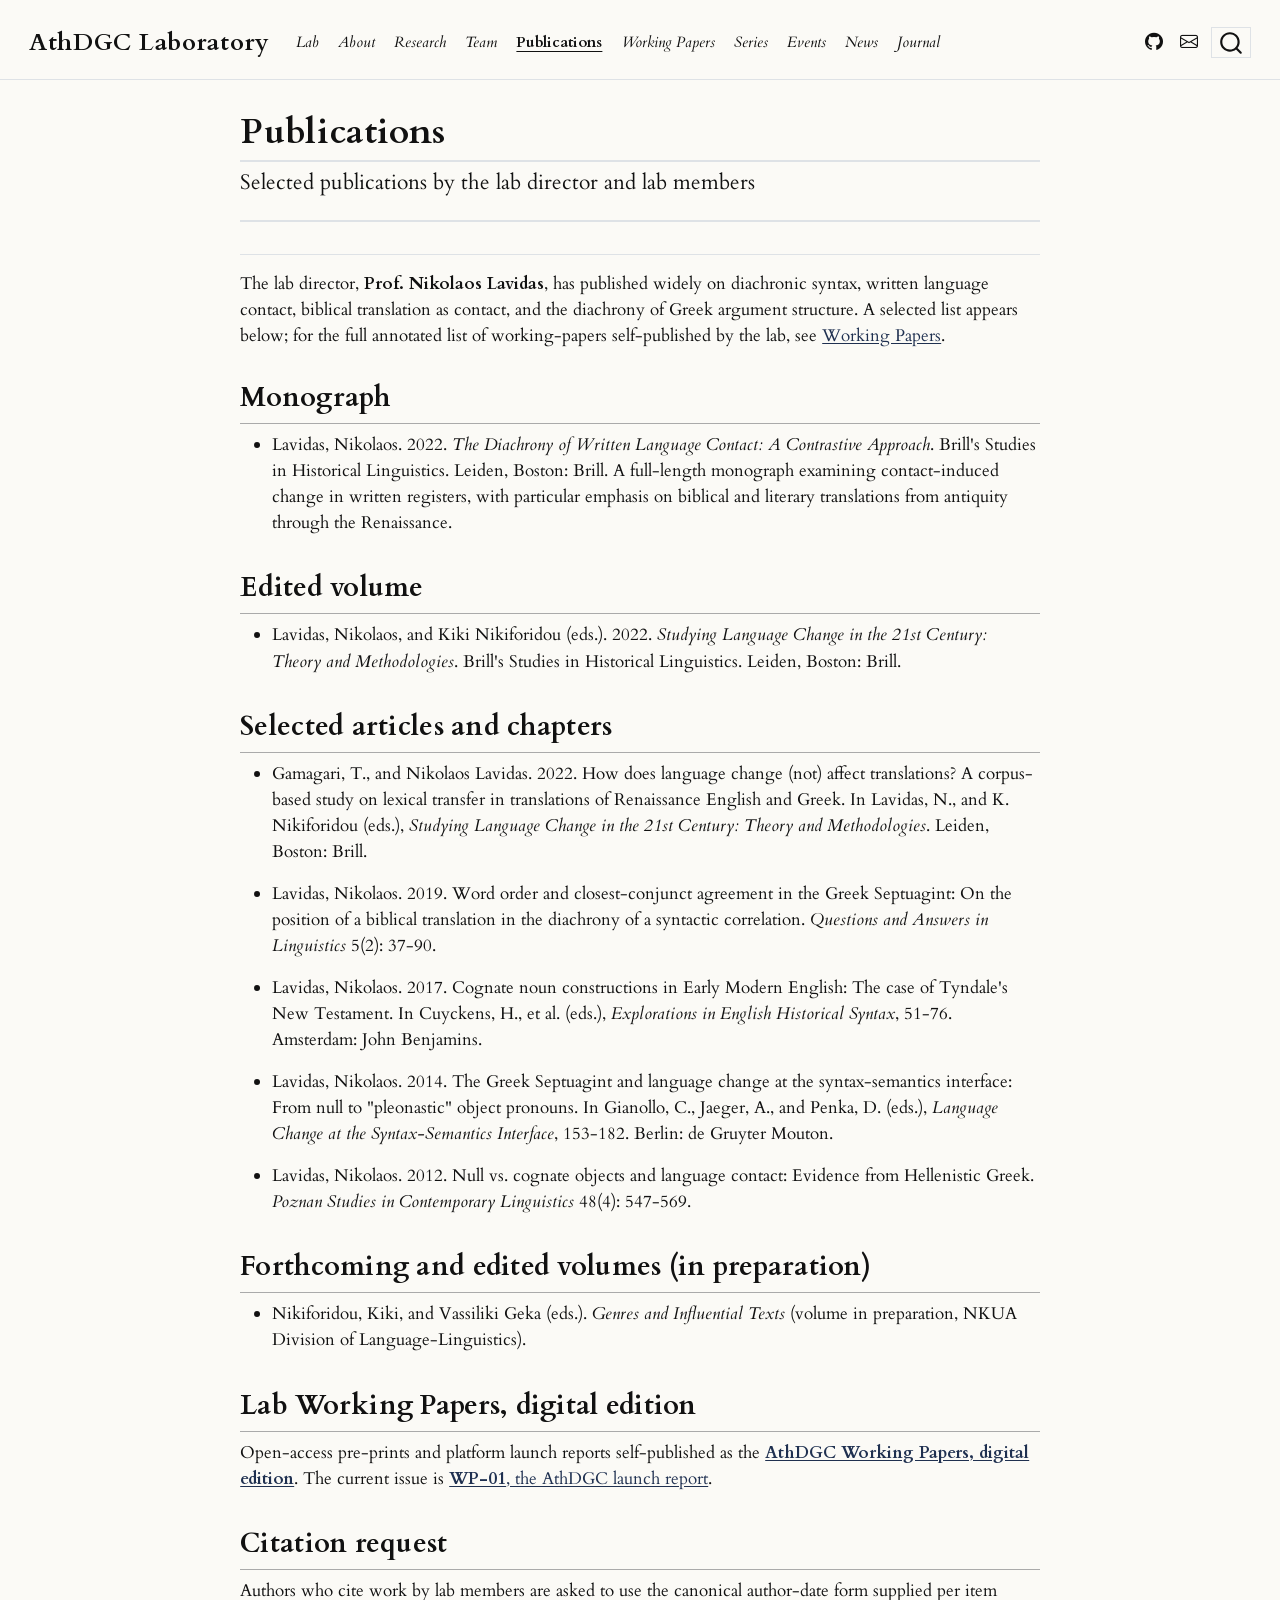
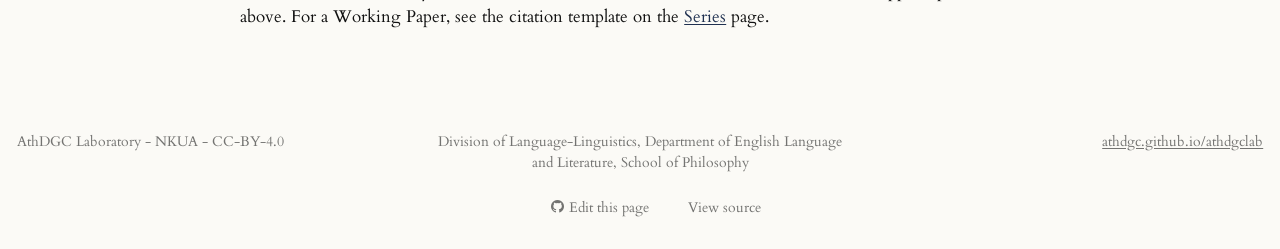
<file: publications.html>
<!DOCTYPE html>
<html xmlns="http://www.w3.org/1999/xhtml" lang="en" xml:lang="en"><head>

<meta charset="utf-8">
<meta name="generator" content="quarto-1.9.38">

<meta name="viewport" content="width=device-width, initial-scale=1.0, user-scalable=yes">


<title>Publications – AthDGC Laboratory</title>
<style>
/* Default styles provided by pandoc.
** See https://pandoc.org/MANUAL.html#variables-for-html for config info.
*/
code{white-space: pre-wrap;}
span.smallcaps{font-variant: small-caps;}
div.columns{display: flex; gap: min(4vw, 1.5em);}
div.column{flex: auto; overflow-x: auto;}
div.hanging-indent{margin-left: 1.5em; text-indent: -1.5em;}
ul.task-list{list-style: none;}
ul.task-list li input[type="checkbox"] {
  width: 0.8em;
  margin: 0 0.8em 0.2em -1em; /* quarto-specific, see https://github.com/quarto-dev/quarto-cli/issues/4556 */ 
  vertical-align: middle;
}
</style>


<script src="site_libs/quarto-nav/quarto-nav.js"></script>
<script src="site_libs/quarto-nav/headroom.min.js"></script>
<script src="site_libs/clipboard/clipboard.min.js"></script>
<script src="site_libs/quarto-search/autocomplete.umd.js"></script>
<script src="site_libs/quarto-search/fuse.min.js"></script>
<script src="site_libs/quarto-search/quarto-search.js"></script>
<meta name="quarto:offset" content="./">
<link href="./assets/favicon.svg" rel="icon" type="image/svg+xml">
<script src="site_libs/quarto-html/quarto.js" type="module"></script>
<script src="site_libs/quarto-html/tabsets/tabsets.js" type="module"></script>
<script src="site_libs/quarto-html/popper.min.js"></script>
<script src="site_libs/quarto-html/tippy.umd.min.js"></script>
<script src="site_libs/quarto-html/anchor.min.js"></script>
<link href="site_libs/quarto-html/tippy.css" rel="stylesheet">
<link href="site_libs/quarto-html/quarto-syntax-highlighting-4f28ba486269c24c37d6df9a1cf56ebb.css" rel="stylesheet" id="quarto-text-highlighting-styles">
<script src="site_libs/bootstrap/bootstrap.min.js"></script>
<link href="site_libs/bootstrap/bootstrap-icons.css" rel="stylesheet">
<link href="site_libs/bootstrap/bootstrap-739c84139b13f6cf8698549b638f01c8.min.css" rel="stylesheet" append-hash="true" id="quarto-bootstrap" data-mode="light">
<script id="quarto-search-options" type="application/json">{
  "location": "navbar",
  "copy-button": false,
  "collapse-after": 3,
  "panel-placement": "end",
  "type": "overlay",
  "limit": 50,
  "keyboard-shortcut": [
    "f",
    "/",
    "s"
  ],
  "language": {
    "search-no-results-text": "No results",
    "search-matching-documents-text": "matching documents",
    "search-copy-link-title": "Copy link to search",
    "search-hide-matches-text": "Hide additional matches",
    "search-more-match-text": "more match in this document",
    "search-more-matches-text": "more matches in this document",
    "search-clear-button-title": "Clear",
    "search-text-placeholder": "",
    "search-detached-cancel-button-title": "Cancel",
    "search-submit-button-title": "Submit",
    "search-label": "Search"
  }
}</script>


<link rel="stylesheet" href="themes/lavidas-extras.css">
</head>

<body class="nav-fixed fullcontent quarto-light">

<div id="quarto-search-results"></div>
  <header id="quarto-header" class="headroom fixed-top">
    <nav class="navbar navbar-expand-lg " data-bs-theme="dark">
      <div class="navbar-container container-fluid">
      <div class="navbar-brand-container mx-auto">
    <a class="navbar-brand" href="./index.html">
    <span class="navbar-title">AthDGC Laboratory</span>
    </a>
  </div>
            <div id="quarto-search" class="" title="Search"></div>
          <button class="navbar-toggler" type="button" data-bs-toggle="collapse" data-bs-target="#navbarCollapse" aria-controls="navbarCollapse" role="menu" aria-expanded="false" aria-label="Toggle navigation" onclick="if (window.quartoToggleHeadroom) { window.quartoToggleHeadroom(); }">
  <span class="navbar-toggler-icon"></span>
</button>
          <div class="collapse navbar-collapse" id="navbarCollapse">
            <ul class="navbar-nav navbar-nav-scroll me-auto">
  <li class="nav-item">
    <a class="nav-link" href="./index.html"> 
<span class="menu-text">Lab</span></a>
  </li>  
  <li class="nav-item">
    <a class="nav-link" href="./about.html"> 
<span class="menu-text">About</span></a>
  </li>  
  <li class="nav-item">
    <a class="nav-link" href="./research.html"> 
<span class="menu-text">Research</span></a>
  </li>  
  <li class="nav-item">
    <a class="nav-link" href="./team.html"> 
<span class="menu-text">Team</span></a>
  </li>  
  <li class="nav-item">
    <a class="nav-link active" href="./publications.html" aria-current="page"> 
<span class="menu-text">Publications</span></a>
  </li>  
  <li class="nav-item">
    <a class="nav-link" href="./working-papers.html"> 
<span class="menu-text">Working Papers</span></a>
  </li>  
  <li class="nav-item">
    <a class="nav-link" href="./series.html"> 
<span class="menu-text">Series</span></a>
  </li>  
  <li class="nav-item">
    <a class="nav-link" href="./events.html"> 
<span class="menu-text">Events</span></a>
  </li>  
  <li class="nav-item">
    <a class="nav-link" href="./news.html"> 
<span class="menu-text">News</span></a>
  </li>  
  <li class="nav-item">
    <a class="nav-link" href="./journal.html"> 
<span class="menu-text">Journal</span></a>
  </li>  
</ul>
            <ul class="navbar-nav navbar-nav-scroll ms-auto">
  <li class="nav-item compact">
    <a class="nav-link" href="https://github.com/AthDGC"> <i class="bi bi-github" role="img" aria-label="GitHub">
</i> 
<span class="menu-text"></span></a>
  </li>  
  <li class="nav-item compact">
    <a class="nav-link" href="mailto:nlavidas@enl.uoa.gr"> <i class="bi bi-envelope" role="img" aria-label="Contact">
</i> 
<span class="menu-text"></span></a>
  </li>  
</ul>
          </div> <!-- /navcollapse -->
            <div class="quarto-navbar-tools">
</div>
      </div> <!-- /container-fluid -->
    </nav>
</header>
<!-- content -->
<div id="quarto-content" class="quarto-container page-columns page-rows-contents page-layout-article page-navbar">
<!-- sidebar -->
<!-- margin-sidebar -->
    
<!-- main -->
<main class="content" id="quarto-document-content">

<header id="title-block-header" class="quarto-title-block default">
<div class="quarto-title">
<h1 class="title">Publications</h1>
<p class="subtitle lead">Selected publications by the lab director and lab members</p>
</div>



<div class="quarto-title-meta">

    
  
    
  </div>
  


</header>


<p>The lab director, <strong>Prof. Nikolaos Lavidas</strong>, has published widely on diachronic syntax, written language contact, biblical translation as contact, and the diachrony of Greek argument structure. A selected list appears below; for the full annotated list of working-papers self-published by the lab, see <a href="./working-papers.html">Working Papers</a>.</p>
<section id="monograph" class="level2">
<h2 class="anchored" data-anchor-id="monograph">Monograph</h2>
<ul>
<li>Lavidas, Nikolaos. 2022. <em>The Diachrony of Written Language Contact: A Contrastive Approach</em>. Brill's Studies in Historical Linguistics. Leiden, Boston: Brill. A full-length monograph examining contact-induced change in written registers, with particular emphasis on biblical and literary translations from antiquity through the Renaissance.</li>
</ul>
</section>
<section id="edited-volume" class="level2">
<h2 class="anchored" data-anchor-id="edited-volume">Edited volume</h2>
<ul>
<li>Lavidas, Nikolaos, and Kiki Nikiforidou (eds.). 2022. <em>Studying Language Change in the 21st Century: Theory and Methodologies</em>. Brill's Studies in Historical Linguistics. Leiden, Boston: Brill.</li>
</ul>
</section>
<section id="selected-articles-and-chapters" class="level2">
<h2 class="anchored" data-anchor-id="selected-articles-and-chapters">Selected articles and chapters</h2>
<ul>
<li><p>Gamagari, T., and Nikolaos Lavidas. 2022. How does language change (not) affect translations? A corpus-based study on lexical transfer in translations of Renaissance English and Greek. In Lavidas, N., and K. Nikiforidou (eds.), <em>Studying Language Change in the 21st Century: Theory and Methodologies</em>. Leiden, Boston: Brill.</p></li>
<li><p>Lavidas, Nikolaos. 2019. Word order and closest-conjunct agreement in the Greek Septuagint: On the position of a biblical translation in the diachrony of a syntactic correlation. <em>Questions and Answers in Linguistics</em> 5(2): 37-90.</p></li>
<li><p>Lavidas, Nikolaos. 2017. Cognate noun constructions in Early Modern English: The case of Tyndale's New Testament. In Cuyckens, H., et al. (eds.), <em>Explorations in English Historical Syntax</em>, 51-76. Amsterdam: John Benjamins.</p></li>
<li><p>Lavidas, Nikolaos. 2014. The Greek Septuagint and language change at the syntax-semantics interface: From null to "pleonastic" object pronouns. In Gianollo, C., Jaeger, A., and Penka, D. (eds.), <em>Language Change at the Syntax-Semantics Interface</em>, 153-182. Berlin: de Gruyter Mouton.</p></li>
<li><p>Lavidas, Nikolaos. 2012. Null vs. cognate objects and language contact: Evidence from Hellenistic Greek. <em>Poznan Studies in Contemporary Linguistics</em> 48(4): 547-569.</p></li>
</ul>
</section>
<section id="forthcoming-and-edited-volumes-in-preparation" class="level2">
<h2 class="anchored" data-anchor-id="forthcoming-and-edited-volumes-in-preparation">Forthcoming and edited volumes (in preparation)</h2>
<ul>
<li>Nikiforidou, Kiki, and Vassiliki Geka (eds.). <em>Genres and Influential Texts</em> (volume in preparation, NKUA Division of Language-Linguistics).</li>
</ul>
</section>
<section id="lab-working-papers-digital-edition" class="level2">
<h2 class="anchored" data-anchor-id="lab-working-papers-digital-edition">Lab Working Papers, digital edition</h2>
<p>Open-access pre-prints and platform launch reports self-published as the <a href="./working-papers.html"><strong>AthDGC Working Papers, digital edition</strong></a>. The current issue is <a href="./papers/01-athdgc-launch.html"><strong>WP-01</strong>, the AthDGC launch report</a>.</p>
</section>
<section id="citation-request" class="level2">
<h2 class="anchored" data-anchor-id="citation-request">Citation request</h2>
<p>Authors who cite work by lab members are asked to use the canonical author-date form supplied per item above. For a Working Paper, see the citation template on the <a href="./series.html">Series</a> page.</p>


</section>

</main> <!-- /main -->
<script id="quarto-html-after-body" type="application/javascript">
  window.document.addEventListener("DOMContentLoaded", function (event) {
    const icon = "";
    const anchorJS = new window.AnchorJS();
    anchorJS.options = {
      placement: 'right',
      icon: icon
    };
    anchorJS.add('.anchored');
    const isCodeAnnotation = (el) => {
      for (const clz of el.classList) {
        if (clz.startsWith('code-annotation-')) {                     
          return true;
        }
      }
      return false;
    }
    const onCopySuccess = function(e) {
      // button target
      const button = e.trigger;
      // don't keep focus
      button.blur();
      // flash "checked"
      button.classList.add('code-copy-button-checked');
      var currentTitle = button.getAttribute("title");
      button.setAttribute("title", "Copied!");
      let tooltip;
      if (window.bootstrap) {
        button.setAttribute("data-bs-toggle", "tooltip");
        button.setAttribute("data-bs-placement", "left");
        button.setAttribute("data-bs-title", "Copied!");
        tooltip = new bootstrap.Tooltip(button, 
          { trigger: "manual", 
            customClass: "code-copy-button-tooltip",
            offset: [0, -8]});
        tooltip.show();    
      }
      setTimeout(function() {
        if (tooltip) {
          tooltip.hide();
          button.removeAttribute("data-bs-title");
          button.removeAttribute("data-bs-toggle");
          button.removeAttribute("data-bs-placement");
        }
        button.setAttribute("title", currentTitle);
        button.classList.remove('code-copy-button-checked');
      }, 1000);
      // clear code selection
      e.clearSelection();
    }
    const getTextToCopy = function(trigger) {
      const outerScaffold = trigger.parentElement.cloneNode(true);
      const codeEl = outerScaffold.querySelector('code');
      for (const childEl of codeEl.children) {
        if (isCodeAnnotation(childEl)) {
          childEl.remove();
        }
      }
      return codeEl.innerText;
    }
    const clipboard = new window.ClipboardJS('.code-copy-button:not([data-in-quarto-modal])', {
      text: getTextToCopy
    });
    clipboard.on('success', onCopySuccess);
    if (window.document.getElementById('quarto-embedded-source-code-modal')) {
      const clipboardModal = new window.ClipboardJS('.code-copy-button[data-in-quarto-modal]', {
        text: getTextToCopy,
        container: window.document.getElementById('quarto-embedded-source-code-modal')
      });
      clipboardModal.on('success', onCopySuccess);
    }
      var localhostRegex = new RegExp(/^(?:http|https):\/\/localhost\:?[0-9]*\//);
      var mailtoRegex = new RegExp(/^mailto:/);
        var filterRegex = new RegExp("https:\/\/athdgc\.github\.io\/athdgclab");
      var isInternal = (href) => {
          return filterRegex.test(href) || localhostRegex.test(href) || mailtoRegex.test(href);
      }
      // Inspect non-navigation links and adorn them if external
     var links = window.document.querySelectorAll('a[href]:not(.nav-link):not(.navbar-brand):not(.toc-action):not(.sidebar-link):not(.sidebar-item-toggle):not(.pagination-link):not(.no-external):not([aria-hidden]):not(.dropdown-item):not(.quarto-navigation-tool):not(.about-link)');
      for (var i=0; i<links.length; i++) {
        const link = links[i];
        if (!isInternal(link.href)) {
          // undo the damage that might have been done by quarto-nav.js in the case of
          // links that we want to consider external
          if (link.dataset.originalHref !== undefined) {
            link.href = link.dataset.originalHref;
          }
        }
      }
    function tippyHover(el, contentFn, onTriggerFn, onUntriggerFn) {
      const config = {
        allowHTML: true,
        maxWidth: 500,
        delay: 100,
        arrow: false,
        appendTo: function(el) {
            return el.parentElement;
        },
        interactive: true,
        interactiveBorder: 10,
        theme: 'quarto',
        placement: 'bottom-start',
      };
      if (contentFn) {
        config.content = contentFn;
      }
      if (onTriggerFn) {
        config.onTrigger = onTriggerFn;
      }
      if (onUntriggerFn) {
        config.onUntrigger = onUntriggerFn;
      }
      window.tippy(el, config); 
    }
    const noterefs = window.document.querySelectorAll('a[role="doc-noteref"]');
    for (var i=0; i<noterefs.length; i++) {
      const ref = noterefs[i];
      tippyHover(ref, function() {
        // use id or data attribute instead here
        let href = ref.getAttribute('data-footnote-href') || ref.getAttribute('href');
        try { href = new URL(href).hash; } catch {}
        const id = href.replace(/^#\/?/, "");
        const note = window.document.getElementById(id);
        if (note) {
          return note.innerHTML;
        } else {
          return "";
        }
      });
    }
    const xrefs = window.document.querySelectorAll('a.quarto-xref');
    const processXRef = (id, note) => {
      // Strip column container classes
      const stripColumnClz = (el) => {
        el.classList.remove("page-full", "page-columns");
        if (el.children) {
          for (const child of el.children) {
            stripColumnClz(child);
          }
        }
      }
      stripColumnClz(note)
      if (id === null || id.startsWith('sec-')) {
        // Special case sections, only their first couple elements
        const container = document.createElement("div");
        if (note.children && note.children.length > 2) {
          container.appendChild(note.children[0].cloneNode(true));
          for (let i = 1; i < note.children.length; i++) {
            const child = note.children[i];
            if (child.tagName === "P" && child.innerText === "") {
              continue;
            } else {
              container.appendChild(child.cloneNode(true));
              break;
            }
          }
          if (window.Quarto?.typesetMath) {
            window.Quarto.typesetMath(container);
          }
          return container.innerHTML
        } else {
          if (window.Quarto?.typesetMath) {
            window.Quarto.typesetMath(note);
          }
          return note.innerHTML;
        }
      } else {
        // Remove any anchor links if they are present
        const anchorLink = note.querySelector('a.anchorjs-link');
        if (anchorLink) {
          anchorLink.remove();
        }
        if (window.Quarto?.typesetMath) {
          window.Quarto.typesetMath(note);
        }
        if (note.classList.contains("callout")) {
          return note.outerHTML;
        } else {
          return note.innerHTML;
        }
      }
    }
    for (var i=0; i<xrefs.length; i++) {
      const xref = xrefs[i];
      tippyHover(xref, undefined, function(instance) {
        instance.disable();
        let url = xref.getAttribute('href');
        let hash = undefined; 
        if (url.startsWith('#')) {
          hash = url;
        } else {
          try { hash = new URL(url).hash; } catch {}
        }
        if (hash) {
          const id = hash.replace(/^#\/?/, "");
          const note = window.document.getElementById(id);
          if (note !== null) {
            try {
              const html = processXRef(id, note.cloneNode(true));
              instance.setContent(html);
            } finally {
              instance.enable();
              instance.show();
            }
          } else {
            // See if we can fetch this
            fetch(url.split('#')[0])
            .then(res => res.text())
            .then(html => {
              const parser = new DOMParser();
              const htmlDoc = parser.parseFromString(html, "text/html");
              const note = htmlDoc.getElementById(id);
              if (note !== null) {
                const html = processXRef(id, note);
                instance.setContent(html);
              } 
            }).finally(() => {
              instance.enable();
              instance.show();
            });
          }
        } else {
          // See if we can fetch a full url (with no hash to target)
          // This is a special case and we should probably do some content thinning / targeting
          fetch(url)
          .then(res => res.text())
          .then(html => {
            const parser = new DOMParser();
            const htmlDoc = parser.parseFromString(html, "text/html");
            const note = htmlDoc.querySelector('main.content');
            if (note !== null) {
              // This should only happen for chapter cross references
              // (since there is no id in the URL)
              // remove the first header
              if (note.children.length > 0 && note.children[0].tagName === "HEADER") {
                note.children[0].remove();
              }
              const html = processXRef(null, note);
              instance.setContent(html);
            } 
          }).finally(() => {
            instance.enable();
            instance.show();
          });
        }
      }, function(instance) {
      });
    }
        let selectedAnnoteEl;
        const selectorForAnnotation = ( cell, annotation) => {
          let cellAttr = 'data-code-cell="' + cell + '"';
          let lineAttr = 'data-code-annotation="' +  annotation + '"';
          const selector = 'span[' + cellAttr + '][' + lineAttr + ']';
          return selector;
        }
        const selectCodeLines = (annoteEl) => {
          const doc = window.document;
          const targetCell = annoteEl.getAttribute("data-target-cell");
          const targetAnnotation = annoteEl.getAttribute("data-target-annotation");
          const annoteSpan = window.document.querySelector(selectorForAnnotation(targetCell, targetAnnotation));
          const lines = annoteSpan.getAttribute("data-code-lines").split(",");
          const lineIds = lines.map((line) => {
            return targetCell + "-" + line;
          })
          let top = null;
          let height = null;
          let parent = null;
          if (lineIds.length > 0) {
              //compute the position of the single el (top and bottom and make a div)
              const el = window.document.getElementById(lineIds[0]);
              top = el.offsetTop;
              height = el.offsetHeight;
              parent = el.parentElement.parentElement;
            if (lineIds.length > 1) {
              const lastEl = window.document.getElementById(lineIds[lineIds.length - 1]);
              const bottom = lastEl.offsetTop + lastEl.offsetHeight;
              height = bottom - top;
            }
            if (top !== null && height !== null && parent !== null) {
              // cook up a div (if necessary) and position it 
              let div = window.document.getElementById("code-annotation-line-highlight");
              if (div === null) {
                div = window.document.createElement("div");
                div.setAttribute("id", "code-annotation-line-highlight");
                div.style.position = 'absolute';
                parent.appendChild(div);
              }
              div.style.top = top - 2 + "px";
              div.style.height = height + 4 + "px";
              div.style.left = 0;
              let gutterDiv = window.document.getElementById("code-annotation-line-highlight-gutter");
              if (gutterDiv === null) {
                gutterDiv = window.document.createElement("div");
                gutterDiv.setAttribute("id", "code-annotation-line-highlight-gutter");
                gutterDiv.style.position = 'absolute';
                const codeCell = window.document.getElementById(targetCell);
                const gutter = codeCell.querySelector('.code-annotation-gutter');
                gutter.appendChild(gutterDiv);
              }
              gutterDiv.style.top = top - 2 + "px";
              gutterDiv.style.height = height + 4 + "px";
            }
            selectedAnnoteEl = annoteEl;
          }
        };
        const unselectCodeLines = () => {
          const elementsIds = ["code-annotation-line-highlight", "code-annotation-line-highlight-gutter"];
          elementsIds.forEach((elId) => {
            const div = window.document.getElementById(elId);
            if (div) {
              div.remove();
            }
          });
          selectedAnnoteEl = undefined;
        };
          // Handle positioning of the toggle
      window.addEventListener(
        "resize",
        throttle(() => {
          elRect = undefined;
          if (selectedAnnoteEl) {
            selectCodeLines(selectedAnnoteEl);
          }
        }, 10)
      );
      function throttle(fn, ms) {
      let throttle = false;
      let timer;
        return (...args) => {
          if(!throttle) { // first call gets through
              fn.apply(this, args);
              throttle = true;
          } else { // all the others get throttled
              if(timer) clearTimeout(timer); // cancel #2
              timer = setTimeout(() => {
                fn.apply(this, args);
                timer = throttle = false;
              }, ms);
          }
        };
      }
        // Attach click handler to the DT
        const annoteDls = window.document.querySelectorAll('dt[data-target-cell]');
        for (const annoteDlNode of annoteDls) {
          annoteDlNode.addEventListener('click', (event) => {
            const clickedEl = event.target;
            if (clickedEl !== selectedAnnoteEl) {
              unselectCodeLines();
              const activeEl = window.document.querySelector('dt[data-target-cell].code-annotation-active');
              if (activeEl) {
                activeEl.classList.remove('code-annotation-active');
              }
              selectCodeLines(clickedEl);
              clickedEl.classList.add('code-annotation-active');
            } else {
              // Unselect the line
              unselectCodeLines();
              clickedEl.classList.remove('code-annotation-active');
            }
          });
        }
    const findCites = (el) => {
      const parentEl = el.parentElement;
      if (parentEl) {
        const cites = parentEl.dataset.cites;
        if (cites) {
          return {
            el,
            cites: cites.split(' ')
          };
        } else {
          return findCites(el.parentElement)
        }
      } else {
        return undefined;
      }
    };
    var bibliorefs = window.document.querySelectorAll('a[role="doc-biblioref"]');
    for (var i=0; i<bibliorefs.length; i++) {
      const ref = bibliorefs[i];
      const citeInfo = findCites(ref);
      if (citeInfo) {
        tippyHover(citeInfo.el, function() {
          var popup = window.document.createElement('div');
          citeInfo.cites.forEach(function(cite) {
            var citeDiv = window.document.createElement('div');
            citeDiv.classList.add('hanging-indent');
            citeDiv.classList.add('csl-entry');
            var biblioDiv = window.document.getElementById('ref-' + cite);
            if (biblioDiv) {
              citeDiv.innerHTML = biblioDiv.innerHTML;
            }
            popup.appendChild(citeDiv);
          });
          return popup.innerHTML;
        });
      }
    }
  });
  </script>
</div> <!-- /content -->
<footer class="footer">
  <div class="nav-footer">
    <div class="nav-footer-left">
<p>AthDGC Laboratory - NKUA - CC-BY-4.0</p>
</div>   
    <div class="nav-footer-center">
<p>Division of Language-Linguistics, Department of English Language and Literature, School of Philosophy</p>
<div class="toc-actions"><ul><li><a href="https://github.com/AthDGC/athdgclab/edit/main/publications.qmd" class="toc-action"><i class="bi bi-github"></i>Edit this page</a></li><li><a href="https://github.com/AthDGC/athdgclab/blob/main/publications.qmd" class="toc-action"><i class="bi empty"></i>View source</a></li></ul></div></div>
    <div class="nav-footer-right">
<p><a href="https://athdgc.github.io/athdgclab">athdgc.github.io/athdgclab</a></p>
</div>
  </div>
</footer>




</body></html>
</file>
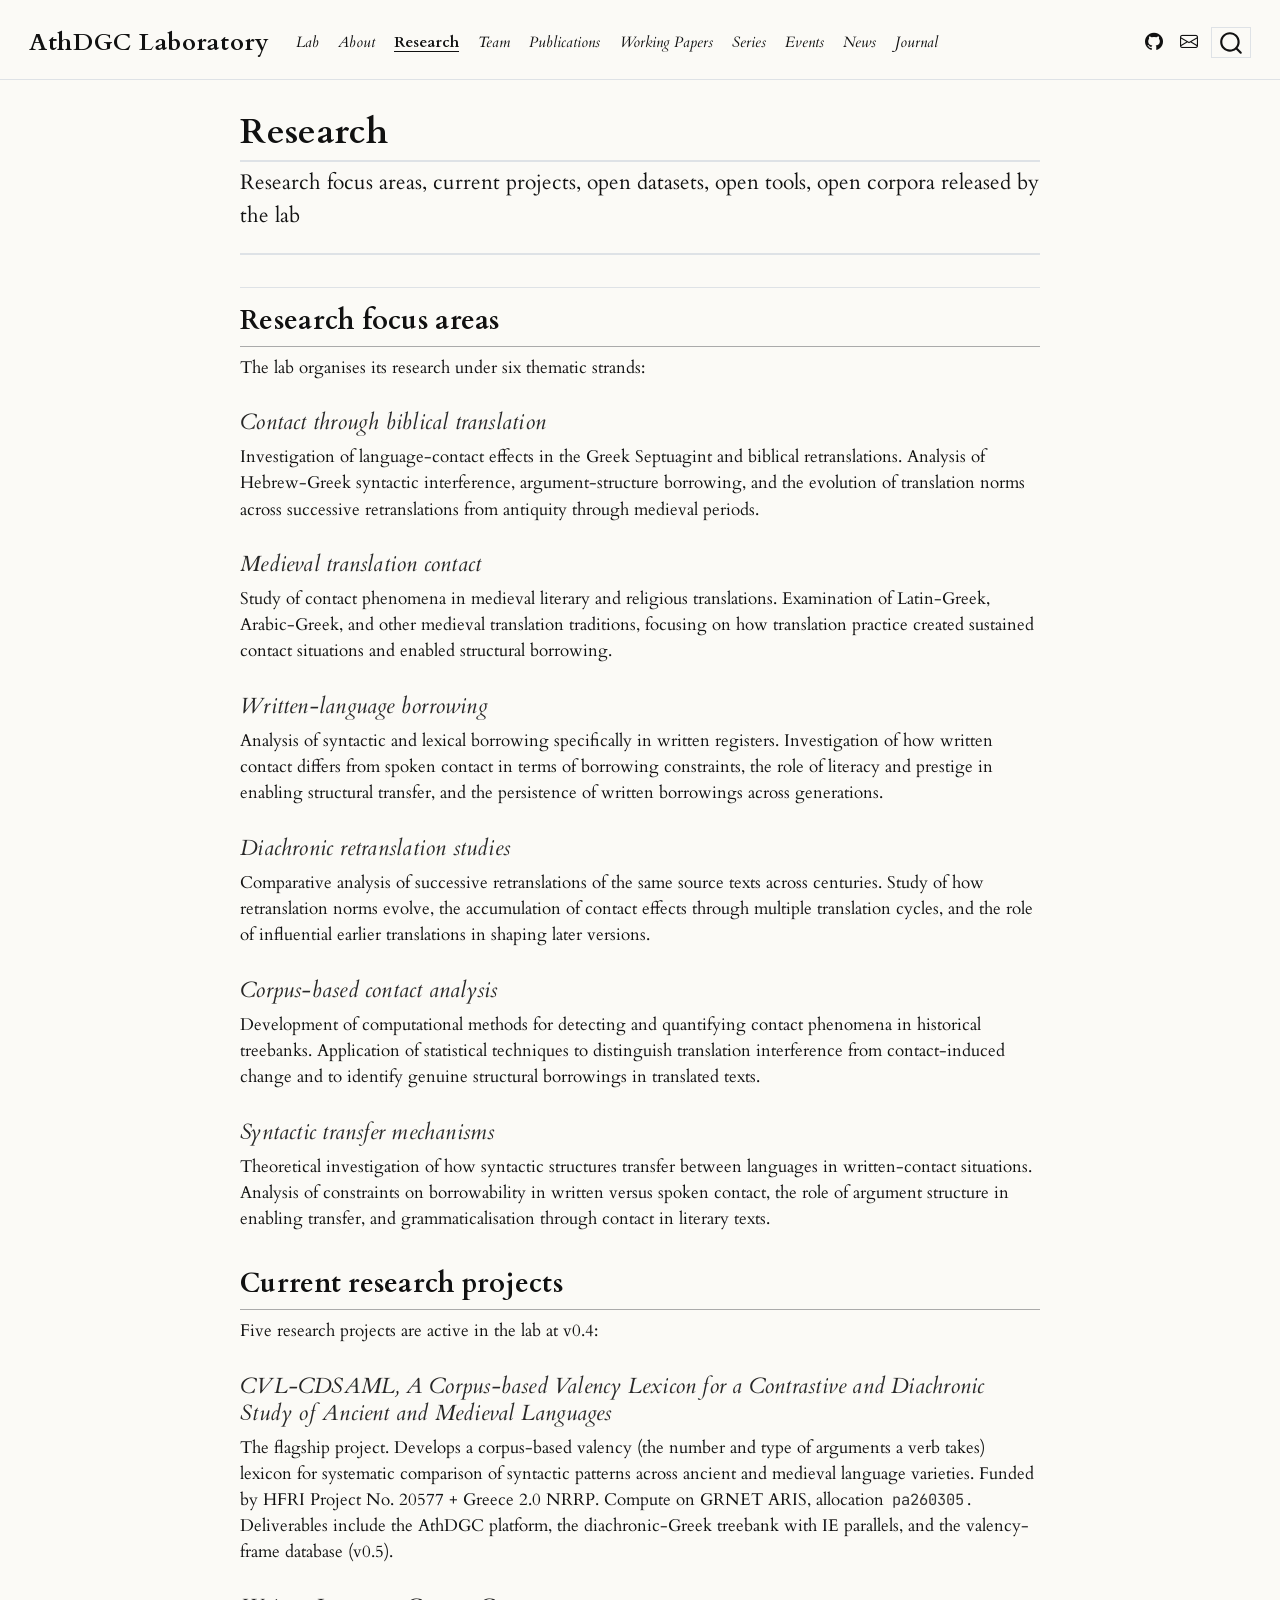
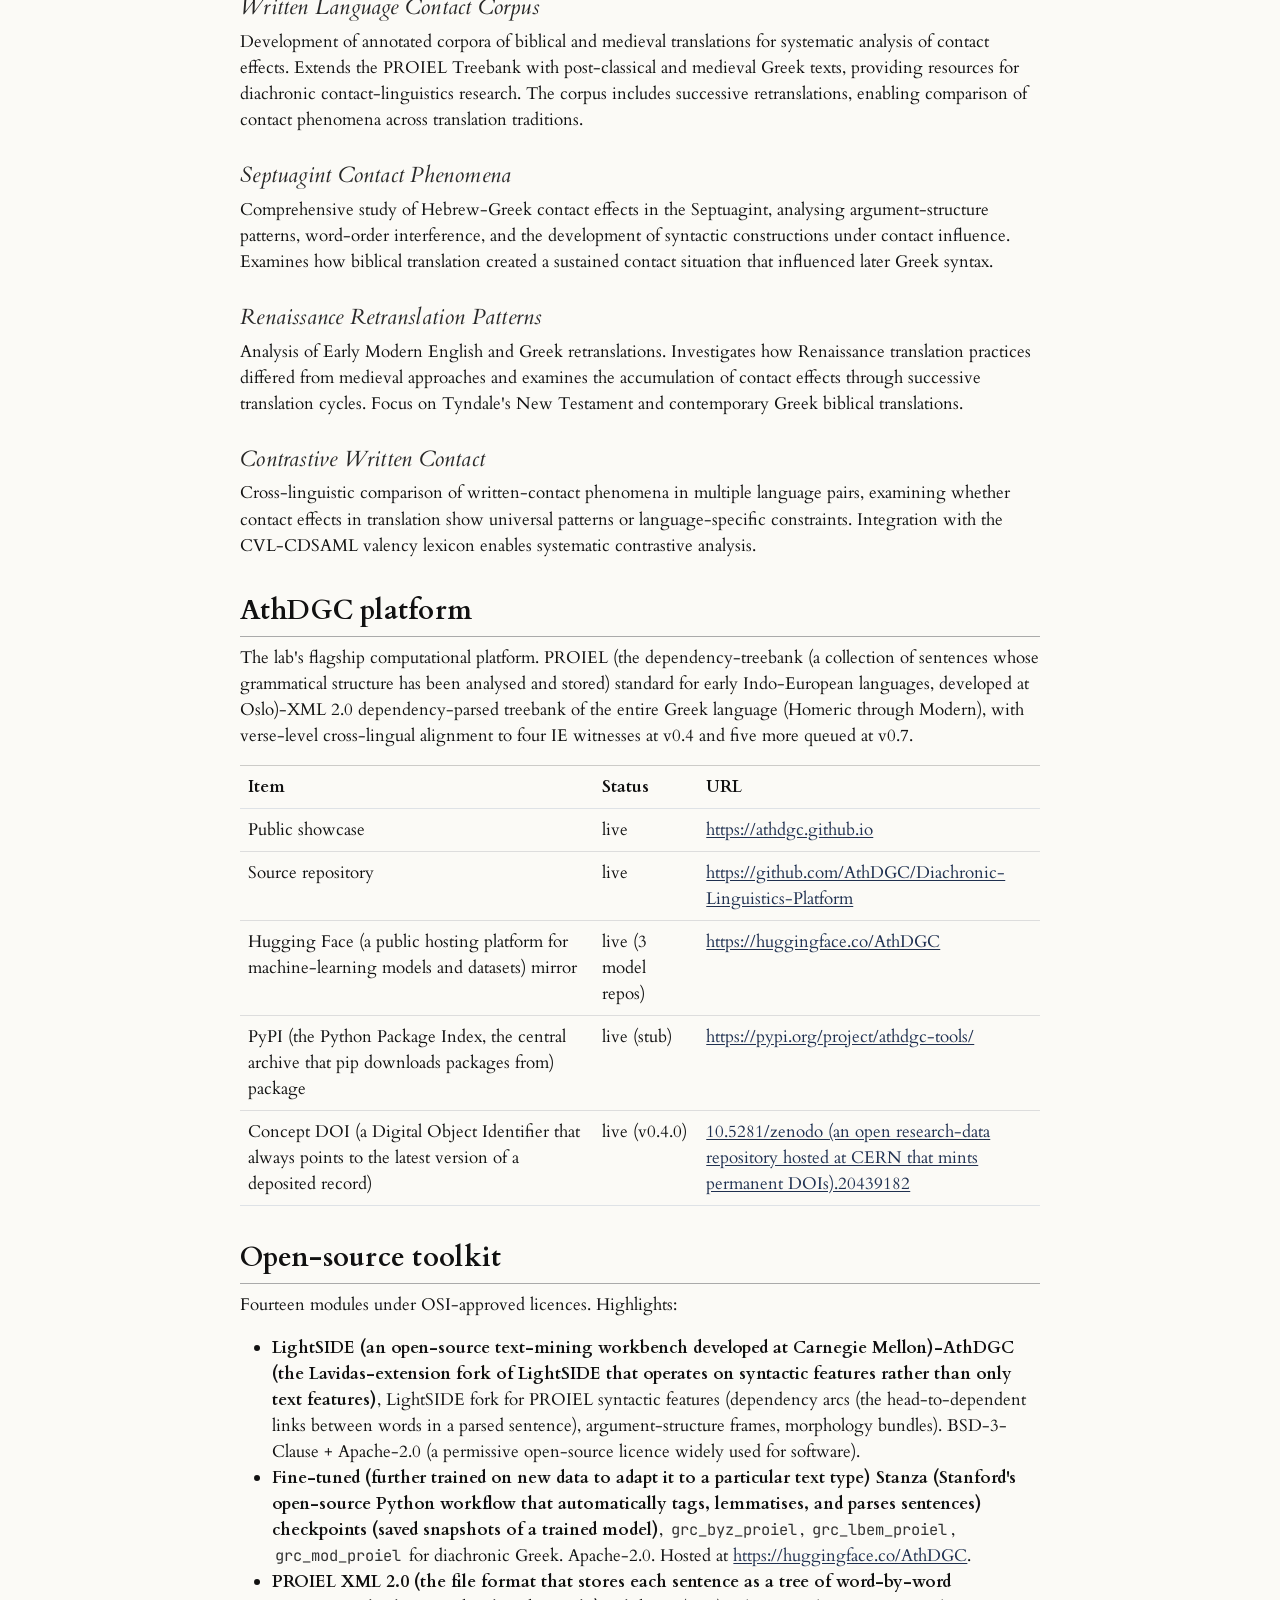
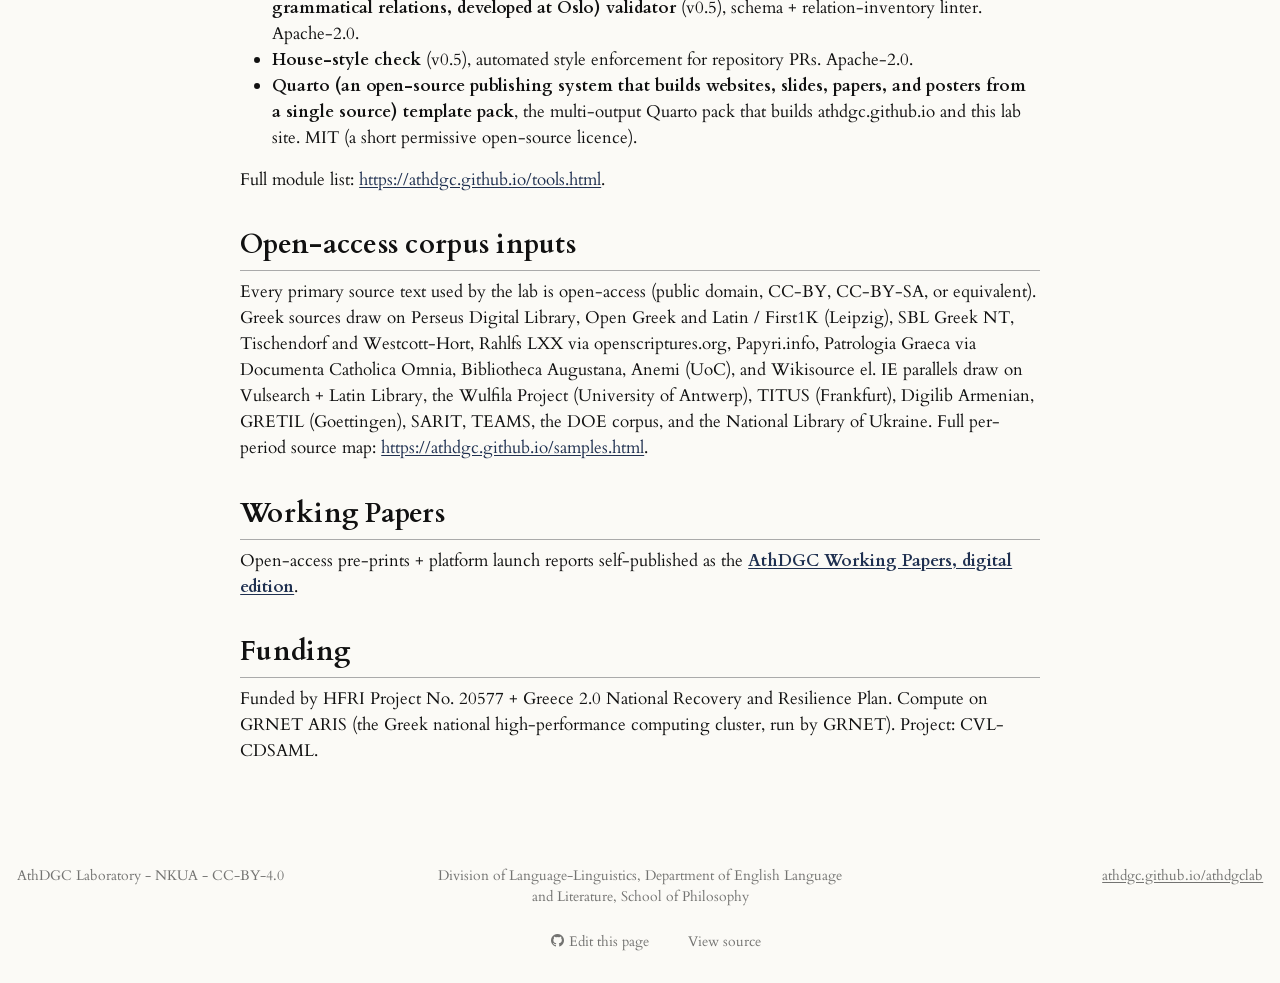
<file: research.html>
<!DOCTYPE html>
<html xmlns="http://www.w3.org/1999/xhtml" lang="en" xml:lang="en"><head>

<meta charset="utf-8">
<meta name="generator" content="quarto-1.9.38">

<meta name="viewport" content="width=device-width, initial-scale=1.0, user-scalable=yes">


<title>Research – AthDGC Laboratory</title>
<style>
/* Default styles provided by pandoc.
** See https://pandoc.org/MANUAL.html#variables-for-html for config info.
*/
code{white-space: pre-wrap;}
span.smallcaps{font-variant: small-caps;}
div.columns{display: flex; gap: min(4vw, 1.5em);}
div.column{flex: auto; overflow-x: auto;}
div.hanging-indent{margin-left: 1.5em; text-indent: -1.5em;}
ul.task-list{list-style: none;}
ul.task-list li input[type="checkbox"] {
  width: 0.8em;
  margin: 0 0.8em 0.2em -1em; /* quarto-specific, see https://github.com/quarto-dev/quarto-cli/issues/4556 */ 
  vertical-align: middle;
}
</style>


<script src="site_libs/quarto-nav/quarto-nav.js"></script>
<script src="site_libs/quarto-nav/headroom.min.js"></script>
<script src="site_libs/clipboard/clipboard.min.js"></script>
<script src="site_libs/quarto-search/autocomplete.umd.js"></script>
<script src="site_libs/quarto-search/fuse.min.js"></script>
<script src="site_libs/quarto-search/quarto-search.js"></script>
<meta name="quarto:offset" content="./">
<link href="./assets/favicon.svg" rel="icon" type="image/svg+xml">
<script src="site_libs/quarto-html/quarto.js" type="module"></script>
<script src="site_libs/quarto-html/tabsets/tabsets.js" type="module"></script>
<script src="site_libs/quarto-html/popper.min.js"></script>
<script src="site_libs/quarto-html/tippy.umd.min.js"></script>
<script src="site_libs/quarto-html/anchor.min.js"></script>
<link href="site_libs/quarto-html/tippy.css" rel="stylesheet">
<link href="site_libs/quarto-html/quarto-syntax-highlighting-4f28ba486269c24c37d6df9a1cf56ebb.css" rel="stylesheet" id="quarto-text-highlighting-styles">
<script src="site_libs/bootstrap/bootstrap.min.js"></script>
<link href="site_libs/bootstrap/bootstrap-icons.css" rel="stylesheet">
<link href="site_libs/bootstrap/bootstrap-739c84139b13f6cf8698549b638f01c8.min.css" rel="stylesheet" append-hash="true" id="quarto-bootstrap" data-mode="light">
<script id="quarto-search-options" type="application/json">{
  "location": "navbar",
  "copy-button": false,
  "collapse-after": 3,
  "panel-placement": "end",
  "type": "overlay",
  "limit": 50,
  "keyboard-shortcut": [
    "f",
    "/",
    "s"
  ],
  "language": {
    "search-no-results-text": "No results",
    "search-matching-documents-text": "matching documents",
    "search-copy-link-title": "Copy link to search",
    "search-hide-matches-text": "Hide additional matches",
    "search-more-match-text": "more match in this document",
    "search-more-matches-text": "more matches in this document",
    "search-clear-button-title": "Clear",
    "search-text-placeholder": "",
    "search-detached-cancel-button-title": "Cancel",
    "search-submit-button-title": "Submit",
    "search-label": "Search"
  }
}</script>


<link rel="stylesheet" href="themes/lavidas-extras.css">
</head>

<body class="nav-fixed fullcontent quarto-light">

<div id="quarto-search-results"></div>
  <header id="quarto-header" class="headroom fixed-top">
    <nav class="navbar navbar-expand-lg " data-bs-theme="dark">
      <div class="navbar-container container-fluid">
      <div class="navbar-brand-container mx-auto">
    <a class="navbar-brand" href="./index.html">
    <span class="navbar-title">AthDGC Laboratory</span>
    </a>
  </div>
            <div id="quarto-search" class="" title="Search"></div>
          <button class="navbar-toggler" type="button" data-bs-toggle="collapse" data-bs-target="#navbarCollapse" aria-controls="navbarCollapse" role="menu" aria-expanded="false" aria-label="Toggle navigation" onclick="if (window.quartoToggleHeadroom) { window.quartoToggleHeadroom(); }">
  <span class="navbar-toggler-icon"></span>
</button>
          <div class="collapse navbar-collapse" id="navbarCollapse">
            <ul class="navbar-nav navbar-nav-scroll me-auto">
  <li class="nav-item">
    <a class="nav-link" href="./index.html"> 
<span class="menu-text">Lab</span></a>
  </li>  
  <li class="nav-item">
    <a class="nav-link" href="./about.html"> 
<span class="menu-text">About</span></a>
  </li>  
  <li class="nav-item">
    <a class="nav-link active" href="./research.html" aria-current="page"> 
<span class="menu-text">Research</span></a>
  </li>  
  <li class="nav-item">
    <a class="nav-link" href="./team.html"> 
<span class="menu-text">Team</span></a>
  </li>  
  <li class="nav-item">
    <a class="nav-link" href="./publications.html"> 
<span class="menu-text">Publications</span></a>
  </li>  
  <li class="nav-item">
    <a class="nav-link" href="./working-papers.html"> 
<span class="menu-text">Working Papers</span></a>
  </li>  
  <li class="nav-item">
    <a class="nav-link" href="./series.html"> 
<span class="menu-text">Series</span></a>
  </li>  
  <li class="nav-item">
    <a class="nav-link" href="./events.html"> 
<span class="menu-text">Events</span></a>
  </li>  
  <li class="nav-item">
    <a class="nav-link" href="./news.html"> 
<span class="menu-text">News</span></a>
  </li>  
  <li class="nav-item">
    <a class="nav-link" href="./journal.html"> 
<span class="menu-text">Journal</span></a>
  </li>  
</ul>
            <ul class="navbar-nav navbar-nav-scroll ms-auto">
  <li class="nav-item compact">
    <a class="nav-link" href="https://github.com/AthDGC"> <i class="bi bi-github" role="img" aria-label="GitHub">
</i> 
<span class="menu-text"></span></a>
  </li>  
  <li class="nav-item compact">
    <a class="nav-link" href="mailto:nlavidas@enl.uoa.gr"> <i class="bi bi-envelope" role="img" aria-label="Contact">
</i> 
<span class="menu-text"></span></a>
  </li>  
</ul>
          </div> <!-- /navcollapse -->
            <div class="quarto-navbar-tools">
</div>
      </div> <!-- /container-fluid -->
    </nav>
</header>
<!-- content -->
<div id="quarto-content" class="quarto-container page-columns page-rows-contents page-layout-article page-navbar">
<!-- sidebar -->
<!-- margin-sidebar -->
    
<!-- main -->
<main class="content" id="quarto-document-content">

<header id="title-block-header" class="quarto-title-block default">
<div class="quarto-title">
<h1 class="title">Research</h1>
<p class="subtitle lead">Research focus areas, current projects, open datasets, open tools, open corpora released by the lab</p>
</div>



<div class="quarto-title-meta">

    
  
    
  </div>
  


</header>


<section id="research-focus-areas" class="level2">
<h2 class="anchored" data-anchor-id="research-focus-areas">Research focus areas</h2>
<p>The lab organises its research under six thematic strands:</p>
<section id="contact-through-biblical-translation" class="level3">
<h3 class="anchored" data-anchor-id="contact-through-biblical-translation">Contact through biblical translation</h3>
<p>Investigation of language-contact effects in the Greek Septuagint and biblical retranslations. Analysis of Hebrew-Greek syntactic interference, argument-structure borrowing, and the evolution of translation norms across successive retranslations from antiquity through medieval periods.</p>
</section>
<section id="medieval-translation-contact" class="level3">
<h3 class="anchored" data-anchor-id="medieval-translation-contact">Medieval translation contact</h3>
<p>Study of contact phenomena in medieval literary and religious translations. Examination of Latin-Greek, Arabic-Greek, and other medieval translation traditions, focusing on how translation practice created sustained contact situations and enabled structural borrowing.</p>
</section>
<section id="written-language-borrowing" class="level3">
<h3 class="anchored" data-anchor-id="written-language-borrowing">Written-language borrowing</h3>
<p>Analysis of syntactic and lexical borrowing specifically in written registers. Investigation of how written contact differs from spoken contact in terms of borrowing constraints, the role of literacy and prestige in enabling structural transfer, and the persistence of written borrowings across generations.</p>
</section>
<section id="diachronic-retranslation-studies" class="level3">
<h3 class="anchored" data-anchor-id="diachronic-retranslation-studies">Diachronic retranslation studies</h3>
<p>Comparative analysis of successive retranslations of the same source texts across centuries. Study of how retranslation norms evolve, the accumulation of contact effects through multiple translation cycles, and the role of influential earlier translations in shaping later versions.</p>
</section>
<section id="corpus-based-contact-analysis" class="level3">
<h3 class="anchored" data-anchor-id="corpus-based-contact-analysis">Corpus-based contact analysis</h3>
<p>Development of computational methods for detecting and quantifying contact phenomena in historical treebanks. Application of statistical techniques to distinguish translation interference from contact-induced change and to identify genuine structural borrowings in translated texts.</p>
</section>
<section id="syntactic-transfer-mechanisms" class="level3">
<h3 class="anchored" data-anchor-id="syntactic-transfer-mechanisms">Syntactic transfer mechanisms</h3>
<p>Theoretical investigation of how syntactic structures transfer between languages in written-contact situations. Analysis of constraints on borrowability in written versus spoken contact, the role of argument structure in enabling transfer, and grammaticalisation through contact in literary texts.</p>
</section>
</section>
<section id="current-research-projects" class="level2">
<h2 class="anchored" data-anchor-id="current-research-projects">Current research projects</h2>
<p>Five research projects are active in the lab at v0.4:</p>
<section id="cvl-cdsaml-a-corpus-based-valency-lexicon-for-a-contrastive-and-diachronic-study-of-ancient-and-medieval-languages" class="level3">
<h3 class="anchored" data-anchor-id="cvl-cdsaml-a-corpus-based-valency-lexicon-for-a-contrastive-and-diachronic-study-of-ancient-and-medieval-languages">CVL-CDSAML, A Corpus-based Valency Lexicon for a Contrastive and Diachronic Study of Ancient and Medieval Languages</h3>
<p>The flagship project. Develops a corpus-based valency (the number and type of arguments a verb takes) lexicon for systematic comparison of syntactic patterns across ancient and medieval language varieties. Funded by HFRI Project No. 20577 + Greece 2.0 NRRP. Compute on GRNET ARIS, allocation <code>pa260305</code>. Deliverables include the AthDGC platform, the diachronic-Greek treebank with IE parallels, and the valency-frame database (v0.5).</p>
</section>
<section id="written-language-contact-corpus" class="level3">
<h3 class="anchored" data-anchor-id="written-language-contact-corpus">Written Language Contact Corpus</h3>
<p>Development of annotated corpora of biblical and medieval translations for systematic analysis of contact effects. Extends the PROIEL Treebank with post-classical and medieval Greek texts, providing resources for diachronic contact-linguistics research. The corpus includes successive retranslations, enabling comparison of contact phenomena across translation traditions.</p>
</section>
<section id="septuagint-contact-phenomena" class="level3">
<h3 class="anchored" data-anchor-id="septuagint-contact-phenomena">Septuagint Contact Phenomena</h3>
<p>Comprehensive study of Hebrew-Greek contact effects in the Septuagint, analysing argument-structure patterns, word-order interference, and the development of syntactic constructions under contact influence. Examines how biblical translation created a sustained contact situation that influenced later Greek syntax.</p>
</section>
<section id="renaissance-retranslation-patterns" class="level3">
<h3 class="anchored" data-anchor-id="renaissance-retranslation-patterns">Renaissance Retranslation Patterns</h3>
<p>Analysis of Early Modern English and Greek retranslations. Investigates how Renaissance translation practices differed from medieval approaches and examines the accumulation of contact effects through successive translation cycles. Focus on Tyndale's New Testament and contemporary Greek biblical translations.</p>
</section>
<section id="contrastive-written-contact" class="level3">
<h3 class="anchored" data-anchor-id="contrastive-written-contact">Contrastive Written Contact</h3>
<p>Cross-linguistic comparison of written-contact phenomena in multiple language pairs, examining whether contact effects in translation show universal patterns or language-specific constraints. Integration with the CVL-CDSAML valency lexicon enables systematic contrastive analysis.</p>
</section>
</section>
<section id="athdgc-platform" class="level2">
<h2 class="anchored" data-anchor-id="athdgc-platform">AthDGC platform</h2>
<p>The lab's flagship computational platform. PROIEL (the dependency-treebank (a collection of sentences whose grammatical structure has been analysed and stored) standard for early Indo-European languages, developed at Oslo)-XML 2.0 dependency-parsed treebank of the entire Greek language (Homeric through Modern), with verse-level cross-lingual alignment to four IE witnesses at v0.4 and five more queued at v0.7.</p>
<table class="caption-top table">
<thead>
<tr class="header">
<th>Item</th>
<th>Status</th>
<th>URL</th>
</tr>
</thead>
<tbody>
<tr class="odd">
<td>Public showcase</td>
<td>live</td>
<td><a href="https://athdgc.github.io" class="uri">https://athdgc.github.io</a></td>
</tr>
<tr class="even">
<td>Source repository</td>
<td>live</td>
<td><a href="https://github.com/AthDGC/Diachronic-Linguistics-Platform" class="uri">https://github.com/AthDGC/Diachronic-Linguistics-Platform</a></td>
</tr>
<tr class="odd">
<td>Hugging Face (a public hosting platform for machine-learning models and datasets) mirror</td>
<td>live (3 model repos)</td>
<td><a href="https://huggingface.co/AthDGC" class="uri">https://huggingface.co/AthDGC</a></td>
</tr>
<tr class="even">
<td>PyPI (the Python Package Index, the central archive that pip downloads packages from) package</td>
<td>live (stub)</td>
<td><a href="https://pypi.org/project/athdgc-tools/" class="uri">https://pypi.org/project/athdgc-tools/</a></td>
</tr>
<tr class="odd">
<td>Concept DOI (a Digital Object Identifier that always points to the latest version of a deposited record)</td>
<td>live (v0.4.0)</td>
<td><a href="https://doi.org/10.5281/zenodo.20439182">10.5281/zenodo (an open research-data repository hosted at CERN that mints permanent DOIs).20439182</a></td>
</tr>
</tbody>
</table>
</section>
<section id="open-source-toolkit" class="level2">
<h2 class="anchored" data-anchor-id="open-source-toolkit">Open-source toolkit</h2>
<p>Fourteen modules under OSI-approved licences. Highlights:</p>
<ul>
<li><strong>LightSIDE (an open-source text-mining workbench developed at Carnegie Mellon)-AthDGC (the Lavidas-extension fork of LightSIDE that operates on syntactic features rather than only text features)</strong>, LightSIDE fork for PROIEL syntactic features (dependency arcs (the head-to-dependent links between words in a parsed sentence), argument-structure frames, morphology bundles). BSD-3-Clause + Apache-2.0 (a permissive open-source licence widely used for software).</li>
<li><strong>Fine-tuned (further trained on new data to adapt it to a particular text type) Stanza (Stanford's open-source Python workflow that automatically tags, lemmatises, and parses sentences) checkpoints (saved snapshots of a trained model)</strong>, <code>grc_byz_proiel</code>, <code>grc_lbem_proiel</code>, <code>grc_mod_proiel</code> for diachronic Greek. Apache-2.0. Hosted at <a href="https://huggingface.co/AthDGC" class="uri">https://huggingface.co/AthDGC</a>.</li>
<li><strong>PROIEL XML 2.0 (the file format that stores each sentence as a tree of word-by-word grammatical relations, developed at Oslo) validator</strong> (v0.5), schema + relation-inventory linter. Apache-2.0.</li>
<li><strong>House-style check</strong> (v0.5), automated style enforcement for repository PRs. Apache-2.0.</li>
<li><strong>Quarto (an open-source publishing system that builds websites, slides, papers, and posters from a single source) template pack</strong>, the multi-output Quarto pack that builds athdgc.github.io and this lab site. MIT (a short permissive open-source licence).</li>
</ul>
<p>Full module list: <a href="https://athdgc.github.io/tools.html" class="uri">https://athdgc.github.io/tools.html</a>.</p>
</section>
<section id="open-access-corpus-inputs" class="level2">
<h2 class="anchored" data-anchor-id="open-access-corpus-inputs">Open-access corpus inputs</h2>
<p>Every primary source text used by the lab is open-access (public domain, CC-BY, CC-BY-SA, or equivalent). Greek sources draw on Perseus Digital Library, Open Greek and Latin / First1K (Leipzig), SBL Greek NT, Tischendorf and Westcott-Hort, Rahlfs LXX via openscriptures.org, Papyri.info, Patrologia Graeca via Documenta Catholica Omnia, Bibliotheca Augustana, Anemi (UoC), and Wikisource el. IE parallels draw on Vulsearch + Latin Library, the Wulfila Project (University of Antwerp), TITUS (Frankfurt), Digilib Armenian, GRETIL (Goettingen), SARIT, TEAMS, the DOE corpus, and the National Library of Ukraine. Full per-period source map: <a href="https://athdgc.github.io/samples.html" class="uri">https://athdgc.github.io/samples.html</a>.</p>
</section>
<section id="working-papers" class="level2">
<h2 class="anchored" data-anchor-id="working-papers">Working Papers</h2>
<p>Open-access pre-prints + platform launch reports self-published as the <a href="./working-papers.html"><strong>AthDGC Working Papers, digital edition</strong></a>.</p>
</section>
<section id="funding" class="level2">
<h2 class="anchored" data-anchor-id="funding">Funding</h2>
<p>Funded by HFRI Project No. 20577 + Greece 2.0 National Recovery and Resilience Plan. Compute on GRNET ARIS (the Greek national high-performance computing cluster, run by GRNET). Project: CVL-CDSAML.</p>


</section>

</main> <!-- /main -->
<script id="quarto-html-after-body" type="application/javascript">
  window.document.addEventListener("DOMContentLoaded", function (event) {
    const icon = "";
    const anchorJS = new window.AnchorJS();
    anchorJS.options = {
      placement: 'right',
      icon: icon
    };
    anchorJS.add('.anchored');
    const isCodeAnnotation = (el) => {
      for (const clz of el.classList) {
        if (clz.startsWith('code-annotation-')) {                     
          return true;
        }
      }
      return false;
    }
    const onCopySuccess = function(e) {
      // button target
      const button = e.trigger;
      // don't keep focus
      button.blur();
      // flash "checked"
      button.classList.add('code-copy-button-checked');
      var currentTitle = button.getAttribute("title");
      button.setAttribute("title", "Copied!");
      let tooltip;
      if (window.bootstrap) {
        button.setAttribute("data-bs-toggle", "tooltip");
        button.setAttribute("data-bs-placement", "left");
        button.setAttribute("data-bs-title", "Copied!");
        tooltip = new bootstrap.Tooltip(button, 
          { trigger: "manual", 
            customClass: "code-copy-button-tooltip",
            offset: [0, -8]});
        tooltip.show();    
      }
      setTimeout(function() {
        if (tooltip) {
          tooltip.hide();
          button.removeAttribute("data-bs-title");
          button.removeAttribute("data-bs-toggle");
          button.removeAttribute("data-bs-placement");
        }
        button.setAttribute("title", currentTitle);
        button.classList.remove('code-copy-button-checked');
      }, 1000);
      // clear code selection
      e.clearSelection();
    }
    const getTextToCopy = function(trigger) {
      const outerScaffold = trigger.parentElement.cloneNode(true);
      const codeEl = outerScaffold.querySelector('code');
      for (const childEl of codeEl.children) {
        if (isCodeAnnotation(childEl)) {
          childEl.remove();
        }
      }
      return codeEl.innerText;
    }
    const clipboard = new window.ClipboardJS('.code-copy-button:not([data-in-quarto-modal])', {
      text: getTextToCopy
    });
    clipboard.on('success', onCopySuccess);
    if (window.document.getElementById('quarto-embedded-source-code-modal')) {
      const clipboardModal = new window.ClipboardJS('.code-copy-button[data-in-quarto-modal]', {
        text: getTextToCopy,
        container: window.document.getElementById('quarto-embedded-source-code-modal')
      });
      clipboardModal.on('success', onCopySuccess);
    }
      var localhostRegex = new RegExp(/^(?:http|https):\/\/localhost\:?[0-9]*\//);
      var mailtoRegex = new RegExp(/^mailto:/);
        var filterRegex = new RegExp("https:\/\/athdgc\.github\.io\/athdgclab");
      var isInternal = (href) => {
          return filterRegex.test(href) || localhostRegex.test(href) || mailtoRegex.test(href);
      }
      // Inspect non-navigation links and adorn them if external
     var links = window.document.querySelectorAll('a[href]:not(.nav-link):not(.navbar-brand):not(.toc-action):not(.sidebar-link):not(.sidebar-item-toggle):not(.pagination-link):not(.no-external):not([aria-hidden]):not(.dropdown-item):not(.quarto-navigation-tool):not(.about-link)');
      for (var i=0; i<links.length; i++) {
        const link = links[i];
        if (!isInternal(link.href)) {
          // undo the damage that might have been done by quarto-nav.js in the case of
          // links that we want to consider external
          if (link.dataset.originalHref !== undefined) {
            link.href = link.dataset.originalHref;
          }
        }
      }
    function tippyHover(el, contentFn, onTriggerFn, onUntriggerFn) {
      const config = {
        allowHTML: true,
        maxWidth: 500,
        delay: 100,
        arrow: false,
        appendTo: function(el) {
            return el.parentElement;
        },
        interactive: true,
        interactiveBorder: 10,
        theme: 'quarto',
        placement: 'bottom-start',
      };
      if (contentFn) {
        config.content = contentFn;
      }
      if (onTriggerFn) {
        config.onTrigger = onTriggerFn;
      }
      if (onUntriggerFn) {
        config.onUntrigger = onUntriggerFn;
      }
      window.tippy(el, config); 
    }
    const noterefs = window.document.querySelectorAll('a[role="doc-noteref"]');
    for (var i=0; i<noterefs.length; i++) {
      const ref = noterefs[i];
      tippyHover(ref, function() {
        // use id or data attribute instead here
        let href = ref.getAttribute('data-footnote-href') || ref.getAttribute('href');
        try { href = new URL(href).hash; } catch {}
        const id = href.replace(/^#\/?/, "");
        const note = window.document.getElementById(id);
        if (note) {
          return note.innerHTML;
        } else {
          return "";
        }
      });
    }
    const xrefs = window.document.querySelectorAll('a.quarto-xref');
    const processXRef = (id, note) => {
      // Strip column container classes
      const stripColumnClz = (el) => {
        el.classList.remove("page-full", "page-columns");
        if (el.children) {
          for (const child of el.children) {
            stripColumnClz(child);
          }
        }
      }
      stripColumnClz(note)
      if (id === null || id.startsWith('sec-')) {
        // Special case sections, only their first couple elements
        const container = document.createElement("div");
        if (note.children && note.children.length > 2) {
          container.appendChild(note.children[0].cloneNode(true));
          for (let i = 1; i < note.children.length; i++) {
            const child = note.children[i];
            if (child.tagName === "P" && child.innerText === "") {
              continue;
            } else {
              container.appendChild(child.cloneNode(true));
              break;
            }
          }
          if (window.Quarto?.typesetMath) {
            window.Quarto.typesetMath(container);
          }
          return container.innerHTML
        } else {
          if (window.Quarto?.typesetMath) {
            window.Quarto.typesetMath(note);
          }
          return note.innerHTML;
        }
      } else {
        // Remove any anchor links if they are present
        const anchorLink = note.querySelector('a.anchorjs-link');
        if (anchorLink) {
          anchorLink.remove();
        }
        if (window.Quarto?.typesetMath) {
          window.Quarto.typesetMath(note);
        }
        if (note.classList.contains("callout")) {
          return note.outerHTML;
        } else {
          return note.innerHTML;
        }
      }
    }
    for (var i=0; i<xrefs.length; i++) {
      const xref = xrefs[i];
      tippyHover(xref, undefined, function(instance) {
        instance.disable();
        let url = xref.getAttribute('href');
        let hash = undefined; 
        if (url.startsWith('#')) {
          hash = url;
        } else {
          try { hash = new URL(url).hash; } catch {}
        }
        if (hash) {
          const id = hash.replace(/^#\/?/, "");
          const note = window.document.getElementById(id);
          if (note !== null) {
            try {
              const html = processXRef(id, note.cloneNode(true));
              instance.setContent(html);
            } finally {
              instance.enable();
              instance.show();
            }
          } else {
            // See if we can fetch this
            fetch(url.split('#')[0])
            .then(res => res.text())
            .then(html => {
              const parser = new DOMParser();
              const htmlDoc = parser.parseFromString(html, "text/html");
              const note = htmlDoc.getElementById(id);
              if (note !== null) {
                const html = processXRef(id, note);
                instance.setContent(html);
              } 
            }).finally(() => {
              instance.enable();
              instance.show();
            });
          }
        } else {
          // See if we can fetch a full url (with no hash to target)
          // This is a special case and we should probably do some content thinning / targeting
          fetch(url)
          .then(res => res.text())
          .then(html => {
            const parser = new DOMParser();
            const htmlDoc = parser.parseFromString(html, "text/html");
            const note = htmlDoc.querySelector('main.content');
            if (note !== null) {
              // This should only happen for chapter cross references
              // (since there is no id in the URL)
              // remove the first header
              if (note.children.length > 0 && note.children[0].tagName === "HEADER") {
                note.children[0].remove();
              }
              const html = processXRef(null, note);
              instance.setContent(html);
            } 
          }).finally(() => {
            instance.enable();
            instance.show();
          });
        }
      }, function(instance) {
      });
    }
        let selectedAnnoteEl;
        const selectorForAnnotation = ( cell, annotation) => {
          let cellAttr = 'data-code-cell="' + cell + '"';
          let lineAttr = 'data-code-annotation="' +  annotation + '"';
          const selector = 'span[' + cellAttr + '][' + lineAttr + ']';
          return selector;
        }
        const selectCodeLines = (annoteEl) => {
          const doc = window.document;
          const targetCell = annoteEl.getAttribute("data-target-cell");
          const targetAnnotation = annoteEl.getAttribute("data-target-annotation");
          const annoteSpan = window.document.querySelector(selectorForAnnotation(targetCell, targetAnnotation));
          const lines = annoteSpan.getAttribute("data-code-lines").split(",");
          const lineIds = lines.map((line) => {
            return targetCell + "-" + line;
          })
          let top = null;
          let height = null;
          let parent = null;
          if (lineIds.length > 0) {
              //compute the position of the single el (top and bottom and make a div)
              const el = window.document.getElementById(lineIds[0]);
              top = el.offsetTop;
              height = el.offsetHeight;
              parent = el.parentElement.parentElement;
            if (lineIds.length > 1) {
              const lastEl = window.document.getElementById(lineIds[lineIds.length - 1]);
              const bottom = lastEl.offsetTop + lastEl.offsetHeight;
              height = bottom - top;
            }
            if (top !== null && height !== null && parent !== null) {
              // cook up a div (if necessary) and position it 
              let div = window.document.getElementById("code-annotation-line-highlight");
              if (div === null) {
                div = window.document.createElement("div");
                div.setAttribute("id", "code-annotation-line-highlight");
                div.style.position = 'absolute';
                parent.appendChild(div);
              }
              div.style.top = top - 2 + "px";
              div.style.height = height + 4 + "px";
              div.style.left = 0;
              let gutterDiv = window.document.getElementById("code-annotation-line-highlight-gutter");
              if (gutterDiv === null) {
                gutterDiv = window.document.createElement("div");
                gutterDiv.setAttribute("id", "code-annotation-line-highlight-gutter");
                gutterDiv.style.position = 'absolute';
                const codeCell = window.document.getElementById(targetCell);
                const gutter = codeCell.querySelector('.code-annotation-gutter');
                gutter.appendChild(gutterDiv);
              }
              gutterDiv.style.top = top - 2 + "px";
              gutterDiv.style.height = height + 4 + "px";
            }
            selectedAnnoteEl = annoteEl;
          }
        };
        const unselectCodeLines = () => {
          const elementsIds = ["code-annotation-line-highlight", "code-annotation-line-highlight-gutter"];
          elementsIds.forEach((elId) => {
            const div = window.document.getElementById(elId);
            if (div) {
              div.remove();
            }
          });
          selectedAnnoteEl = undefined;
        };
          // Handle positioning of the toggle
      window.addEventListener(
        "resize",
        throttle(() => {
          elRect = undefined;
          if (selectedAnnoteEl) {
            selectCodeLines(selectedAnnoteEl);
          }
        }, 10)
      );
      function throttle(fn, ms) {
      let throttle = false;
      let timer;
        return (...args) => {
          if(!throttle) { // first call gets through
              fn.apply(this, args);
              throttle = true;
          } else { // all the others get throttled
              if(timer) clearTimeout(timer); // cancel #2
              timer = setTimeout(() => {
                fn.apply(this, args);
                timer = throttle = false;
              }, ms);
          }
        };
      }
        // Attach click handler to the DT
        const annoteDls = window.document.querySelectorAll('dt[data-target-cell]');
        for (const annoteDlNode of annoteDls) {
          annoteDlNode.addEventListener('click', (event) => {
            const clickedEl = event.target;
            if (clickedEl !== selectedAnnoteEl) {
              unselectCodeLines();
              const activeEl = window.document.querySelector('dt[data-target-cell].code-annotation-active');
              if (activeEl) {
                activeEl.classList.remove('code-annotation-active');
              }
              selectCodeLines(clickedEl);
              clickedEl.classList.add('code-annotation-active');
            } else {
              // Unselect the line
              unselectCodeLines();
              clickedEl.classList.remove('code-annotation-active');
            }
          });
        }
    const findCites = (el) => {
      const parentEl = el.parentElement;
      if (parentEl) {
        const cites = parentEl.dataset.cites;
        if (cites) {
          return {
            el,
            cites: cites.split(' ')
          };
        } else {
          return findCites(el.parentElement)
        }
      } else {
        return undefined;
      }
    };
    var bibliorefs = window.document.querySelectorAll('a[role="doc-biblioref"]');
    for (var i=0; i<bibliorefs.length; i++) {
      const ref = bibliorefs[i];
      const citeInfo = findCites(ref);
      if (citeInfo) {
        tippyHover(citeInfo.el, function() {
          var popup = window.document.createElement('div');
          citeInfo.cites.forEach(function(cite) {
            var citeDiv = window.document.createElement('div');
            citeDiv.classList.add('hanging-indent');
            citeDiv.classList.add('csl-entry');
            var biblioDiv = window.document.getElementById('ref-' + cite);
            if (biblioDiv) {
              citeDiv.innerHTML = biblioDiv.innerHTML;
            }
            popup.appendChild(citeDiv);
          });
          return popup.innerHTML;
        });
      }
    }
  });
  </script>
</div> <!-- /content -->
<footer class="footer">
  <div class="nav-footer">
    <div class="nav-footer-left">
<p>AthDGC Laboratory - NKUA - CC-BY-4.0</p>
</div>   
    <div class="nav-footer-center">
<p>Division of Language-Linguistics, Department of English Language and Literature, School of Philosophy</p>
<div class="toc-actions"><ul><li><a href="https://github.com/AthDGC/athdgclab/edit/main/research.qmd" class="toc-action"><i class="bi bi-github"></i>Edit this page</a></li><li><a href="https://github.com/AthDGC/athdgclab/blob/main/research.qmd" class="toc-action"><i class="bi empty"></i>View source</a></li></ul></div></div>
    <div class="nav-footer-right">
<p><a href="https://athdgc.github.io/athdgclab">athdgc.github.io/athdgclab</a></p>
</div>
  </div>
</footer>




</body></html>
</file>
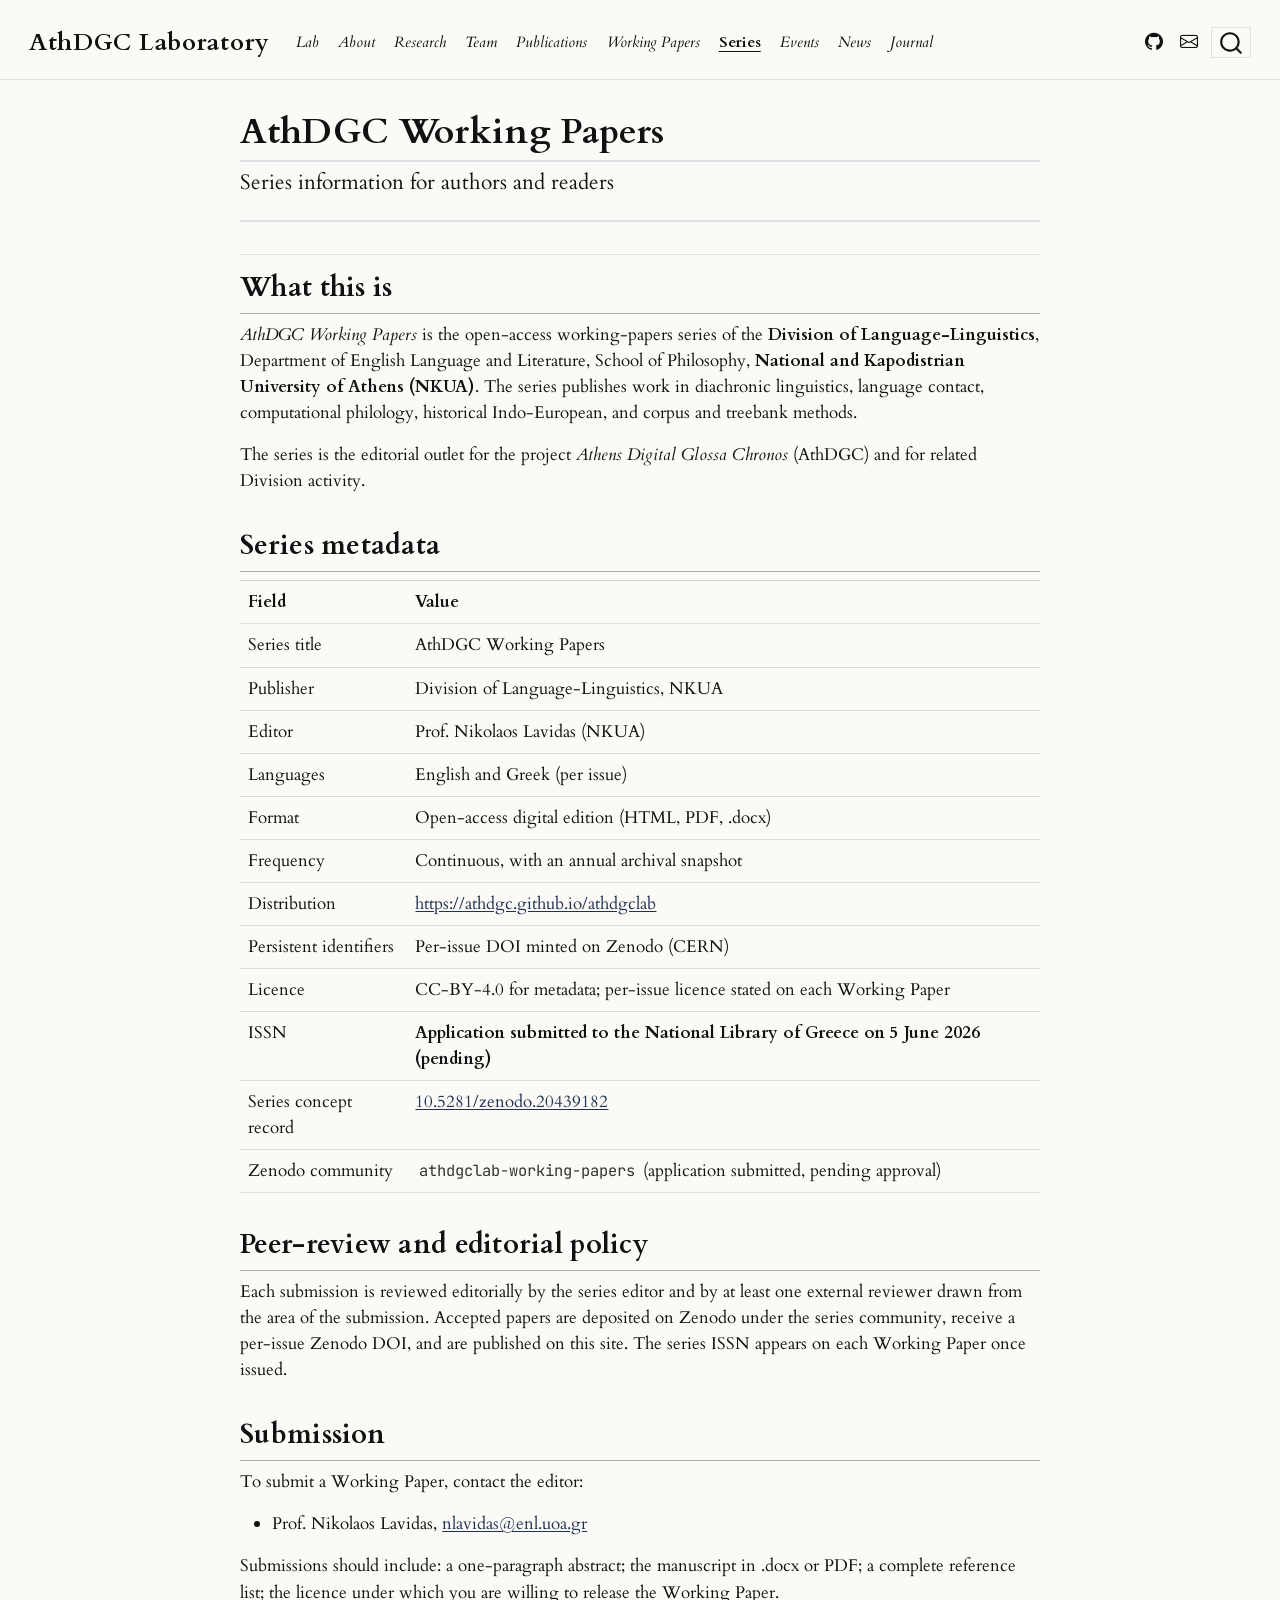
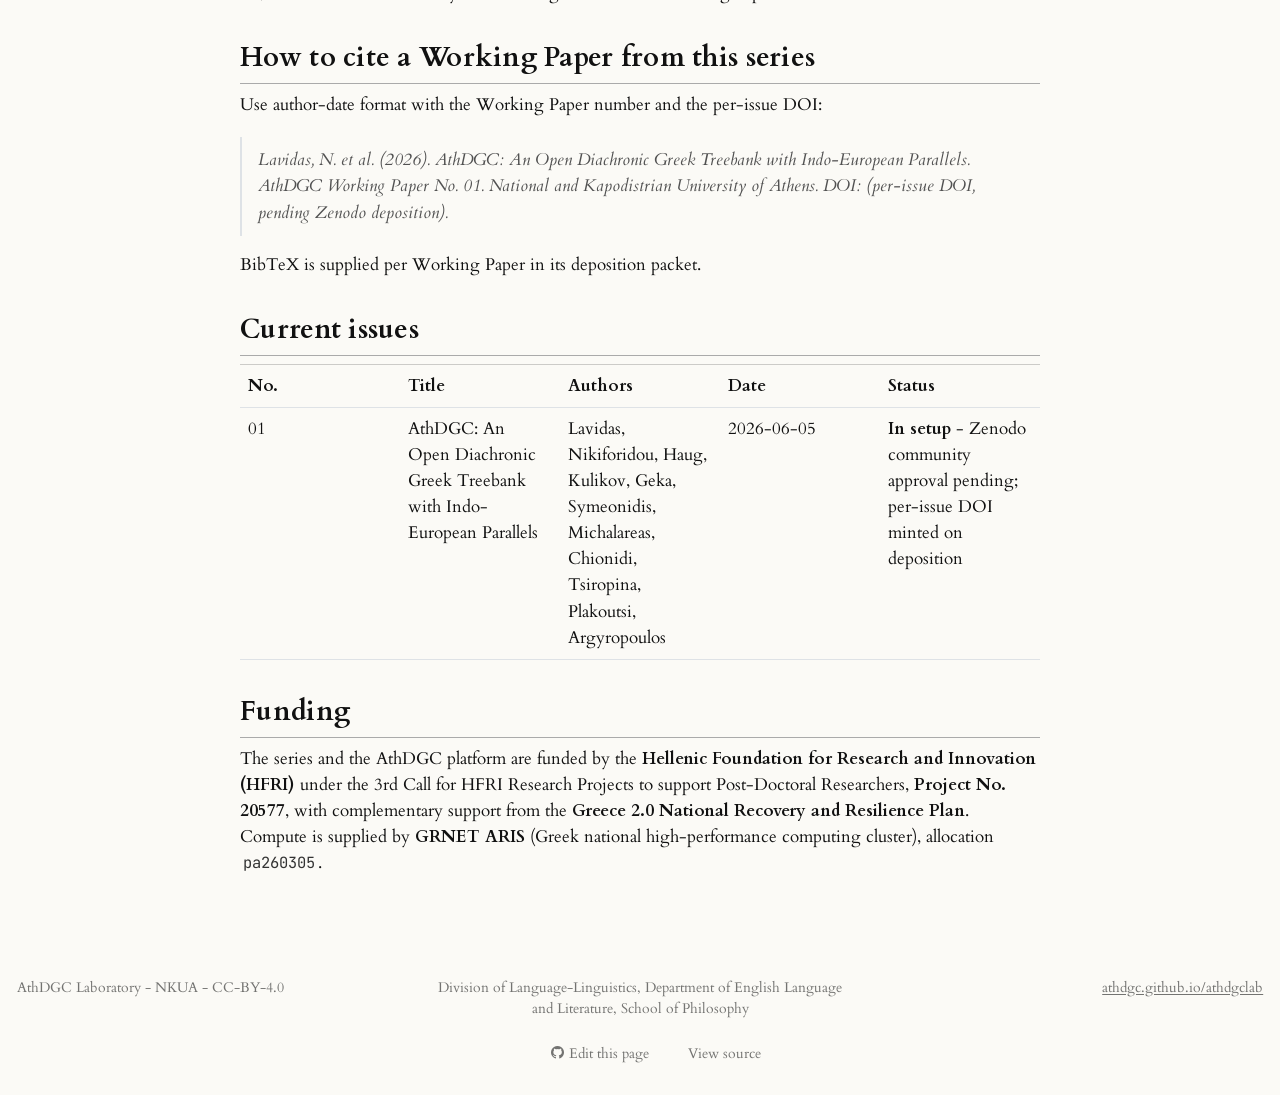
<file: series.html>
<!DOCTYPE html>
<html xmlns="http://www.w3.org/1999/xhtml" lang="en" xml:lang="en"><head>

<meta charset="utf-8">
<meta name="generator" content="quarto-1.9.38">

<meta name="viewport" content="width=device-width, initial-scale=1.0, user-scalable=yes">


<title>AthDGC Working Papers – AthDGC Laboratory</title>
<style>
/* Default styles provided by pandoc.
** See https://pandoc.org/MANUAL.html#variables-for-html for config info.
*/
code{white-space: pre-wrap;}
span.smallcaps{font-variant: small-caps;}
div.columns{display: flex; gap: min(4vw, 1.5em);}
div.column{flex: auto; overflow-x: auto;}
div.hanging-indent{margin-left: 1.5em; text-indent: -1.5em;}
ul.task-list{list-style: none;}
ul.task-list li input[type="checkbox"] {
  width: 0.8em;
  margin: 0 0.8em 0.2em -1em; /* quarto-specific, see https://github.com/quarto-dev/quarto-cli/issues/4556 */ 
  vertical-align: middle;
}
</style>


<script src="site_libs/quarto-nav/quarto-nav.js"></script>
<script src="site_libs/quarto-nav/headroom.min.js"></script>
<script src="site_libs/clipboard/clipboard.min.js"></script>
<script src="site_libs/quarto-search/autocomplete.umd.js"></script>
<script src="site_libs/quarto-search/fuse.min.js"></script>
<script src="site_libs/quarto-search/quarto-search.js"></script>
<meta name="quarto:offset" content="./">
<link href="./assets/favicon.svg" rel="icon" type="image/svg+xml">
<script src="site_libs/quarto-html/quarto.js" type="module"></script>
<script src="site_libs/quarto-html/tabsets/tabsets.js" type="module"></script>
<script src="site_libs/quarto-html/popper.min.js"></script>
<script src="site_libs/quarto-html/tippy.umd.min.js"></script>
<script src="site_libs/quarto-html/anchor.min.js"></script>
<link href="site_libs/quarto-html/tippy.css" rel="stylesheet">
<link href="site_libs/quarto-html/quarto-syntax-highlighting-4f28ba486269c24c37d6df9a1cf56ebb.css" rel="stylesheet" id="quarto-text-highlighting-styles">
<script src="site_libs/bootstrap/bootstrap.min.js"></script>
<link href="site_libs/bootstrap/bootstrap-icons.css" rel="stylesheet">
<link href="site_libs/bootstrap/bootstrap-739c84139b13f6cf8698549b638f01c8.min.css" rel="stylesheet" append-hash="true" id="quarto-bootstrap" data-mode="light">
<script id="quarto-search-options" type="application/json">{
  "location": "navbar",
  "copy-button": false,
  "collapse-after": 3,
  "panel-placement": "end",
  "type": "overlay",
  "limit": 50,
  "keyboard-shortcut": [
    "f",
    "/",
    "s"
  ],
  "language": {
    "search-no-results-text": "No results",
    "search-matching-documents-text": "matching documents",
    "search-copy-link-title": "Copy link to search",
    "search-hide-matches-text": "Hide additional matches",
    "search-more-match-text": "more match in this document",
    "search-more-matches-text": "more matches in this document",
    "search-clear-button-title": "Clear",
    "search-text-placeholder": "",
    "search-detached-cancel-button-title": "Cancel",
    "search-submit-button-title": "Submit",
    "search-label": "Search"
  }
}</script>


<link rel="stylesheet" href="themes/lavidas-extras.css">
</head>

<body class="nav-fixed fullcontent quarto-light">

<div id="quarto-search-results"></div>
  <header id="quarto-header" class="headroom fixed-top">
    <nav class="navbar navbar-expand-lg " data-bs-theme="dark">
      <div class="navbar-container container-fluid">
      <div class="navbar-brand-container mx-auto">
    <a class="navbar-brand" href="./index.html">
    <span class="navbar-title">AthDGC Laboratory</span>
    </a>
  </div>
            <div id="quarto-search" class="" title="Search"></div>
          <button class="navbar-toggler" type="button" data-bs-toggle="collapse" data-bs-target="#navbarCollapse" aria-controls="navbarCollapse" role="menu" aria-expanded="false" aria-label="Toggle navigation" onclick="if (window.quartoToggleHeadroom) { window.quartoToggleHeadroom(); }">
  <span class="navbar-toggler-icon"></span>
</button>
          <div class="collapse navbar-collapse" id="navbarCollapse">
            <ul class="navbar-nav navbar-nav-scroll me-auto">
  <li class="nav-item">
    <a class="nav-link" href="./index.html"> 
<span class="menu-text">Lab</span></a>
  </li>  
  <li class="nav-item">
    <a class="nav-link" href="./about.html"> 
<span class="menu-text">About</span></a>
  </li>  
  <li class="nav-item">
    <a class="nav-link" href="./research.html"> 
<span class="menu-text">Research</span></a>
  </li>  
  <li class="nav-item">
    <a class="nav-link" href="./team.html"> 
<span class="menu-text">Team</span></a>
  </li>  
  <li class="nav-item">
    <a class="nav-link" href="./publications.html"> 
<span class="menu-text">Publications</span></a>
  </li>  
  <li class="nav-item">
    <a class="nav-link" href="./working-papers.html"> 
<span class="menu-text">Working Papers</span></a>
  </li>  
  <li class="nav-item">
    <a class="nav-link active" href="./series.html" aria-current="page"> 
<span class="menu-text">Series</span></a>
  </li>  
  <li class="nav-item">
    <a class="nav-link" href="./events.html"> 
<span class="menu-text">Events</span></a>
  </li>  
  <li class="nav-item">
    <a class="nav-link" href="./news.html"> 
<span class="menu-text">News</span></a>
  </li>  
  <li class="nav-item">
    <a class="nav-link" href="./journal.html"> 
<span class="menu-text">Journal</span></a>
  </li>  
</ul>
            <ul class="navbar-nav navbar-nav-scroll ms-auto">
  <li class="nav-item compact">
    <a class="nav-link" href="https://github.com/AthDGC"> <i class="bi bi-github" role="img" aria-label="GitHub">
</i> 
<span class="menu-text"></span></a>
  </li>  
  <li class="nav-item compact">
    <a class="nav-link" href="mailto:nlavidas@enl.uoa.gr"> <i class="bi bi-envelope" role="img" aria-label="Contact">
</i> 
<span class="menu-text"></span></a>
  </li>  
</ul>
          </div> <!-- /navcollapse -->
            <div class="quarto-navbar-tools">
</div>
      </div> <!-- /container-fluid -->
    </nav>
</header>
<!-- content -->
<div id="quarto-content" class="quarto-container page-columns page-rows-contents page-layout-article page-navbar">
<!-- sidebar -->
<!-- margin-sidebar -->
    
<!-- main -->
<main class="content" id="quarto-document-content">

<header id="title-block-header" class="quarto-title-block default">
<div class="quarto-title">
<h1 class="title">AthDGC Working Papers</h1>
<p class="subtitle lead">Series information for authors and readers</p>
</div>



<div class="quarto-title-meta">

    
  
    
  </div>
  


</header>


<section id="what-this-is" class="level2">
<h2 class="anchored" data-anchor-id="what-this-is">What this is</h2>
<p><em>AthDGC Working Papers</em> is the open-access working-papers series of the <strong>Division of Language-Linguistics</strong>, Department of English Language and Literature, School of Philosophy, <strong>National and Kapodistrian University of Athens (NKUA)</strong>. The series publishes work in diachronic linguistics, language contact, computational philology, historical Indo-European, and corpus and treebank methods.</p>
<p>The series is the editorial outlet for the project <em>Athens Digital Glossa Chronos</em> (AthDGC) and for related Division activity.</p>
</section>
<section id="series-metadata" class="level2">
<h2 class="anchored" data-anchor-id="series-metadata">Series metadata</h2>
<table class="caption-top table">
<thead>
<tr class="header">
<th>Field</th>
<th>Value</th>
</tr>
</thead>
<tbody>
<tr class="odd">
<td>Series title</td>
<td>AthDGC Working Papers</td>
</tr>
<tr class="even">
<td>Publisher</td>
<td>Division of Language-Linguistics, NKUA</td>
</tr>
<tr class="odd">
<td>Editor</td>
<td>Prof. Nikolaos Lavidas (NKUA)</td>
</tr>
<tr class="even">
<td>Languages</td>
<td>English and Greek (per issue)</td>
</tr>
<tr class="odd">
<td>Format</td>
<td>Open-access digital edition (HTML, PDF, .docx)</td>
</tr>
<tr class="even">
<td>Frequency</td>
<td>Continuous, with an annual archival snapshot</td>
</tr>
<tr class="odd">
<td>Distribution</td>
<td><a href="https://athdgc.github.io/athdgclab" class="uri">https://athdgc.github.io/athdgclab</a></td>
</tr>
<tr class="even">
<td>Persistent identifiers</td>
<td>Per-issue DOI minted on Zenodo (CERN)</td>
</tr>
<tr class="odd">
<td>Licence</td>
<td>CC-BY-4.0 for metadata; per-issue licence stated on each Working Paper</td>
</tr>
<tr class="even">
<td>ISSN</td>
<td><strong>Application submitted to the National Library of Greece on 5 June 2026 (pending)</strong></td>
</tr>
<tr class="odd">
<td>Series concept record</td>
<td><a href="https://doi.org/10.5281/zenodo.20439182">10.5281/zenodo.20439182</a></td>
</tr>
<tr class="even">
<td>Zenodo community</td>
<td><code>athdgclab-working-papers</code> (application submitted, pending approval)</td>
</tr>
</tbody>
</table>
</section>
<section id="peer-review-and-editorial-policy" class="level2">
<h2 class="anchored" data-anchor-id="peer-review-and-editorial-policy">Peer-review and editorial policy</h2>
<p>Each submission is reviewed editorially by the series editor and by at least one external reviewer drawn from the area of the submission. Accepted papers are deposited on Zenodo under the series community, receive a per-issue Zenodo DOI, and are published on this site. The series ISSN appears on each Working Paper once issued.</p>
</section>
<section id="submission" class="level2">
<h2 class="anchored" data-anchor-id="submission">Submission</h2>
<p>To submit a Working Paper, contact the editor:</p>
<ul>
<li>Prof. Nikolaos Lavidas, <a href="mailto:nlavidas@enl.uoa.gr">nlavidas@enl.uoa.gr</a></li>
</ul>
<p>Submissions should include: a one-paragraph abstract; the manuscript in .docx or PDF; a complete reference list; the licence under which you are willing to release the Working Paper.</p>
</section>
<section id="how-to-cite-a-working-paper-from-this-series" class="level2">
<h2 class="anchored" data-anchor-id="how-to-cite-a-working-paper-from-this-series">How to cite a Working Paper from this series</h2>
<p>Use author-date format with the Working Paper number and the per-issue DOI:</p>
<blockquote class="blockquote">
<p>Lavidas, N. <em>et al.</em> (2026). <em>AthDGC: An Open Diachronic Greek Treebank with Indo-European Parallels.</em> AthDGC Working Paper No. 01. National and Kapodistrian University of Athens. DOI: <em>(per-issue DOI, pending Zenodo deposition)</em>.</p>
</blockquote>
<p>BibTeX is supplied per Working Paper in its deposition packet.</p>
</section>
<section id="current-issues" class="level2">
<h2 class="anchored" data-anchor-id="current-issues">Current issues</h2>
<table class="caption-top table">
<colgroup>
<col style="width: 20%">
<col style="width: 20%">
<col style="width: 20%">
<col style="width: 20%">
<col style="width: 20%">
</colgroup>
<thead>
<tr class="header">
<th>No.</th>
<th>Title</th>
<th>Authors</th>
<th>Date</th>
<th>Status</th>
</tr>
</thead>
<tbody>
<tr class="odd">
<td>01</td>
<td>AthDGC: An Open Diachronic Greek Treebank with Indo-European Parallels</td>
<td>Lavidas, Nikiforidou, Haug, Kulikov, Geka, Symeonidis, Michalareas, Chionidi, Tsiropina, Plakoutsi, Argyropoulos</td>
<td>2026-06-05</td>
<td><strong>In setup</strong> - Zenodo community approval pending; per-issue DOI minted on deposition</td>
</tr>
</tbody>
</table>
</section>
<section id="funding" class="level2">
<h2 class="anchored" data-anchor-id="funding">Funding</h2>
<p>The series and the AthDGC platform are funded by the <strong>Hellenic Foundation for Research and Innovation (HFRI)</strong> under the 3rd Call for HFRI Research Projects to support Post-Doctoral Researchers, <strong>Project No. 20577</strong>, with complementary support from the <strong>Greece 2.0 National Recovery and Resilience Plan</strong>. Compute is supplied by <strong>GRNET ARIS</strong> (Greek national high-performance computing cluster), allocation <code>pa260305</code>.</p>


</section>

</main> <!-- /main -->
<script id="quarto-html-after-body" type="application/javascript">
  window.document.addEventListener("DOMContentLoaded", function (event) {
    const icon = "";
    const anchorJS = new window.AnchorJS();
    anchorJS.options = {
      placement: 'right',
      icon: icon
    };
    anchorJS.add('.anchored');
    const isCodeAnnotation = (el) => {
      for (const clz of el.classList) {
        if (clz.startsWith('code-annotation-')) {                     
          return true;
        }
      }
      return false;
    }
    const onCopySuccess = function(e) {
      // button target
      const button = e.trigger;
      // don't keep focus
      button.blur();
      // flash "checked"
      button.classList.add('code-copy-button-checked');
      var currentTitle = button.getAttribute("title");
      button.setAttribute("title", "Copied!");
      let tooltip;
      if (window.bootstrap) {
        button.setAttribute("data-bs-toggle", "tooltip");
        button.setAttribute("data-bs-placement", "left");
        button.setAttribute("data-bs-title", "Copied!");
        tooltip = new bootstrap.Tooltip(button, 
          { trigger: "manual", 
            customClass: "code-copy-button-tooltip",
            offset: [0, -8]});
        tooltip.show();    
      }
      setTimeout(function() {
        if (tooltip) {
          tooltip.hide();
          button.removeAttribute("data-bs-title");
          button.removeAttribute("data-bs-toggle");
          button.removeAttribute("data-bs-placement");
        }
        button.setAttribute("title", currentTitle);
        button.classList.remove('code-copy-button-checked');
      }, 1000);
      // clear code selection
      e.clearSelection();
    }
    const getTextToCopy = function(trigger) {
      const outerScaffold = trigger.parentElement.cloneNode(true);
      const codeEl = outerScaffold.querySelector('code');
      for (const childEl of codeEl.children) {
        if (isCodeAnnotation(childEl)) {
          childEl.remove();
        }
      }
      return codeEl.innerText;
    }
    const clipboard = new window.ClipboardJS('.code-copy-button:not([data-in-quarto-modal])', {
      text: getTextToCopy
    });
    clipboard.on('success', onCopySuccess);
    if (window.document.getElementById('quarto-embedded-source-code-modal')) {
      const clipboardModal = new window.ClipboardJS('.code-copy-button[data-in-quarto-modal]', {
        text: getTextToCopy,
        container: window.document.getElementById('quarto-embedded-source-code-modal')
      });
      clipboardModal.on('success', onCopySuccess);
    }
      var localhostRegex = new RegExp(/^(?:http|https):\/\/localhost\:?[0-9]*\//);
      var mailtoRegex = new RegExp(/^mailto:/);
        var filterRegex = new RegExp("https:\/\/athdgc\.github\.io\/athdgclab");
      var isInternal = (href) => {
          return filterRegex.test(href) || localhostRegex.test(href) || mailtoRegex.test(href);
      }
      // Inspect non-navigation links and adorn them if external
     var links = window.document.querySelectorAll('a[href]:not(.nav-link):not(.navbar-brand):not(.toc-action):not(.sidebar-link):not(.sidebar-item-toggle):not(.pagination-link):not(.no-external):not([aria-hidden]):not(.dropdown-item):not(.quarto-navigation-tool):not(.about-link)');
      for (var i=0; i<links.length; i++) {
        const link = links[i];
        if (!isInternal(link.href)) {
          // undo the damage that might have been done by quarto-nav.js in the case of
          // links that we want to consider external
          if (link.dataset.originalHref !== undefined) {
            link.href = link.dataset.originalHref;
          }
        }
      }
    function tippyHover(el, contentFn, onTriggerFn, onUntriggerFn) {
      const config = {
        allowHTML: true,
        maxWidth: 500,
        delay: 100,
        arrow: false,
        appendTo: function(el) {
            return el.parentElement;
        },
        interactive: true,
        interactiveBorder: 10,
        theme: 'quarto',
        placement: 'bottom-start',
      };
      if (contentFn) {
        config.content = contentFn;
      }
      if (onTriggerFn) {
        config.onTrigger = onTriggerFn;
      }
      if (onUntriggerFn) {
        config.onUntrigger = onUntriggerFn;
      }
      window.tippy(el, config); 
    }
    const noterefs = window.document.querySelectorAll('a[role="doc-noteref"]');
    for (var i=0; i<noterefs.length; i++) {
      const ref = noterefs[i];
      tippyHover(ref, function() {
        // use id or data attribute instead here
        let href = ref.getAttribute('data-footnote-href') || ref.getAttribute('href');
        try { href = new URL(href).hash; } catch {}
        const id = href.replace(/^#\/?/, "");
        const note = window.document.getElementById(id);
        if (note) {
          return note.innerHTML;
        } else {
          return "";
        }
      });
    }
    const xrefs = window.document.querySelectorAll('a.quarto-xref');
    const processXRef = (id, note) => {
      // Strip column container classes
      const stripColumnClz = (el) => {
        el.classList.remove("page-full", "page-columns");
        if (el.children) {
          for (const child of el.children) {
            stripColumnClz(child);
          }
        }
      }
      stripColumnClz(note)
      if (id === null || id.startsWith('sec-')) {
        // Special case sections, only their first couple elements
        const container = document.createElement("div");
        if (note.children && note.children.length > 2) {
          container.appendChild(note.children[0].cloneNode(true));
          for (let i = 1; i < note.children.length; i++) {
            const child = note.children[i];
            if (child.tagName === "P" && child.innerText === "") {
              continue;
            } else {
              container.appendChild(child.cloneNode(true));
              break;
            }
          }
          if (window.Quarto?.typesetMath) {
            window.Quarto.typesetMath(container);
          }
          return container.innerHTML
        } else {
          if (window.Quarto?.typesetMath) {
            window.Quarto.typesetMath(note);
          }
          return note.innerHTML;
        }
      } else {
        // Remove any anchor links if they are present
        const anchorLink = note.querySelector('a.anchorjs-link');
        if (anchorLink) {
          anchorLink.remove();
        }
        if (window.Quarto?.typesetMath) {
          window.Quarto.typesetMath(note);
        }
        if (note.classList.contains("callout")) {
          return note.outerHTML;
        } else {
          return note.innerHTML;
        }
      }
    }
    for (var i=0; i<xrefs.length; i++) {
      const xref = xrefs[i];
      tippyHover(xref, undefined, function(instance) {
        instance.disable();
        let url = xref.getAttribute('href');
        let hash = undefined; 
        if (url.startsWith('#')) {
          hash = url;
        } else {
          try { hash = new URL(url).hash; } catch {}
        }
        if (hash) {
          const id = hash.replace(/^#\/?/, "");
          const note = window.document.getElementById(id);
          if (note !== null) {
            try {
              const html = processXRef(id, note.cloneNode(true));
              instance.setContent(html);
            } finally {
              instance.enable();
              instance.show();
            }
          } else {
            // See if we can fetch this
            fetch(url.split('#')[0])
            .then(res => res.text())
            .then(html => {
              const parser = new DOMParser();
              const htmlDoc = parser.parseFromString(html, "text/html");
              const note = htmlDoc.getElementById(id);
              if (note !== null) {
                const html = processXRef(id, note);
                instance.setContent(html);
              } 
            }).finally(() => {
              instance.enable();
              instance.show();
            });
          }
        } else {
          // See if we can fetch a full url (with no hash to target)
          // This is a special case and we should probably do some content thinning / targeting
          fetch(url)
          .then(res => res.text())
          .then(html => {
            const parser = new DOMParser();
            const htmlDoc = parser.parseFromString(html, "text/html");
            const note = htmlDoc.querySelector('main.content');
            if (note !== null) {
              // This should only happen for chapter cross references
              // (since there is no id in the URL)
              // remove the first header
              if (note.children.length > 0 && note.children[0].tagName === "HEADER") {
                note.children[0].remove();
              }
              const html = processXRef(null, note);
              instance.setContent(html);
            } 
          }).finally(() => {
            instance.enable();
            instance.show();
          });
        }
      }, function(instance) {
      });
    }
        let selectedAnnoteEl;
        const selectorForAnnotation = ( cell, annotation) => {
          let cellAttr = 'data-code-cell="' + cell + '"';
          let lineAttr = 'data-code-annotation="' +  annotation + '"';
          const selector = 'span[' + cellAttr + '][' + lineAttr + ']';
          return selector;
        }
        const selectCodeLines = (annoteEl) => {
          const doc = window.document;
          const targetCell = annoteEl.getAttribute("data-target-cell");
          const targetAnnotation = annoteEl.getAttribute("data-target-annotation");
          const annoteSpan = window.document.querySelector(selectorForAnnotation(targetCell, targetAnnotation));
          const lines = annoteSpan.getAttribute("data-code-lines").split(",");
          const lineIds = lines.map((line) => {
            return targetCell + "-" + line;
          })
          let top = null;
          let height = null;
          let parent = null;
          if (lineIds.length > 0) {
              //compute the position of the single el (top and bottom and make a div)
              const el = window.document.getElementById(lineIds[0]);
              top = el.offsetTop;
              height = el.offsetHeight;
              parent = el.parentElement.parentElement;
            if (lineIds.length > 1) {
              const lastEl = window.document.getElementById(lineIds[lineIds.length - 1]);
              const bottom = lastEl.offsetTop + lastEl.offsetHeight;
              height = bottom - top;
            }
            if (top !== null && height !== null && parent !== null) {
              // cook up a div (if necessary) and position it 
              let div = window.document.getElementById("code-annotation-line-highlight");
              if (div === null) {
                div = window.document.createElement("div");
                div.setAttribute("id", "code-annotation-line-highlight");
                div.style.position = 'absolute';
                parent.appendChild(div);
              }
              div.style.top = top - 2 + "px";
              div.style.height = height + 4 + "px";
              div.style.left = 0;
              let gutterDiv = window.document.getElementById("code-annotation-line-highlight-gutter");
              if (gutterDiv === null) {
                gutterDiv = window.document.createElement("div");
                gutterDiv.setAttribute("id", "code-annotation-line-highlight-gutter");
                gutterDiv.style.position = 'absolute';
                const codeCell = window.document.getElementById(targetCell);
                const gutter = codeCell.querySelector('.code-annotation-gutter');
                gutter.appendChild(gutterDiv);
              }
              gutterDiv.style.top = top - 2 + "px";
              gutterDiv.style.height = height + 4 + "px";
            }
            selectedAnnoteEl = annoteEl;
          }
        };
        const unselectCodeLines = () => {
          const elementsIds = ["code-annotation-line-highlight", "code-annotation-line-highlight-gutter"];
          elementsIds.forEach((elId) => {
            const div = window.document.getElementById(elId);
            if (div) {
              div.remove();
            }
          });
          selectedAnnoteEl = undefined;
        };
          // Handle positioning of the toggle
      window.addEventListener(
        "resize",
        throttle(() => {
          elRect = undefined;
          if (selectedAnnoteEl) {
            selectCodeLines(selectedAnnoteEl);
          }
        }, 10)
      );
      function throttle(fn, ms) {
      let throttle = false;
      let timer;
        return (...args) => {
          if(!throttle) { // first call gets through
              fn.apply(this, args);
              throttle = true;
          } else { // all the others get throttled
              if(timer) clearTimeout(timer); // cancel #2
              timer = setTimeout(() => {
                fn.apply(this, args);
                timer = throttle = false;
              }, ms);
          }
        };
      }
        // Attach click handler to the DT
        const annoteDls = window.document.querySelectorAll('dt[data-target-cell]');
        for (const annoteDlNode of annoteDls) {
          annoteDlNode.addEventListener('click', (event) => {
            const clickedEl = event.target;
            if (clickedEl !== selectedAnnoteEl) {
              unselectCodeLines();
              const activeEl = window.document.querySelector('dt[data-target-cell].code-annotation-active');
              if (activeEl) {
                activeEl.classList.remove('code-annotation-active');
              }
              selectCodeLines(clickedEl);
              clickedEl.classList.add('code-annotation-active');
            } else {
              // Unselect the line
              unselectCodeLines();
              clickedEl.classList.remove('code-annotation-active');
            }
          });
        }
    const findCites = (el) => {
      const parentEl = el.parentElement;
      if (parentEl) {
        const cites = parentEl.dataset.cites;
        if (cites) {
          return {
            el,
            cites: cites.split(' ')
          };
        } else {
          return findCites(el.parentElement)
        }
      } else {
        return undefined;
      }
    };
    var bibliorefs = window.document.querySelectorAll('a[role="doc-biblioref"]');
    for (var i=0; i<bibliorefs.length; i++) {
      const ref = bibliorefs[i];
      const citeInfo = findCites(ref);
      if (citeInfo) {
        tippyHover(citeInfo.el, function() {
          var popup = window.document.createElement('div');
          citeInfo.cites.forEach(function(cite) {
            var citeDiv = window.document.createElement('div');
            citeDiv.classList.add('hanging-indent');
            citeDiv.classList.add('csl-entry');
            var biblioDiv = window.document.getElementById('ref-' + cite);
            if (biblioDiv) {
              citeDiv.innerHTML = biblioDiv.innerHTML;
            }
            popup.appendChild(citeDiv);
          });
          return popup.innerHTML;
        });
      }
    }
  });
  </script>
</div> <!-- /content -->
<footer class="footer">
  <div class="nav-footer">
    <div class="nav-footer-left">
<p>AthDGC Laboratory - NKUA - CC-BY-4.0</p>
</div>   
    <div class="nav-footer-center">
<p>Division of Language-Linguistics, Department of English Language and Literature, School of Philosophy</p>
<div class="toc-actions"><ul><li><a href="https://github.com/AthDGC/athdgclab/edit/main/series.qmd" class="toc-action"><i class="bi bi-github"></i>Edit this page</a></li><li><a href="https://github.com/AthDGC/athdgclab/blob/main/series.qmd" class="toc-action"><i class="bi empty"></i>View source</a></li></ul></div></div>
    <div class="nav-footer-right">
<p><a href="https://athdgc.github.io/athdgclab">athdgc.github.io/athdgclab</a></p>
</div>
  </div>
</footer>




</body></html>
</file>
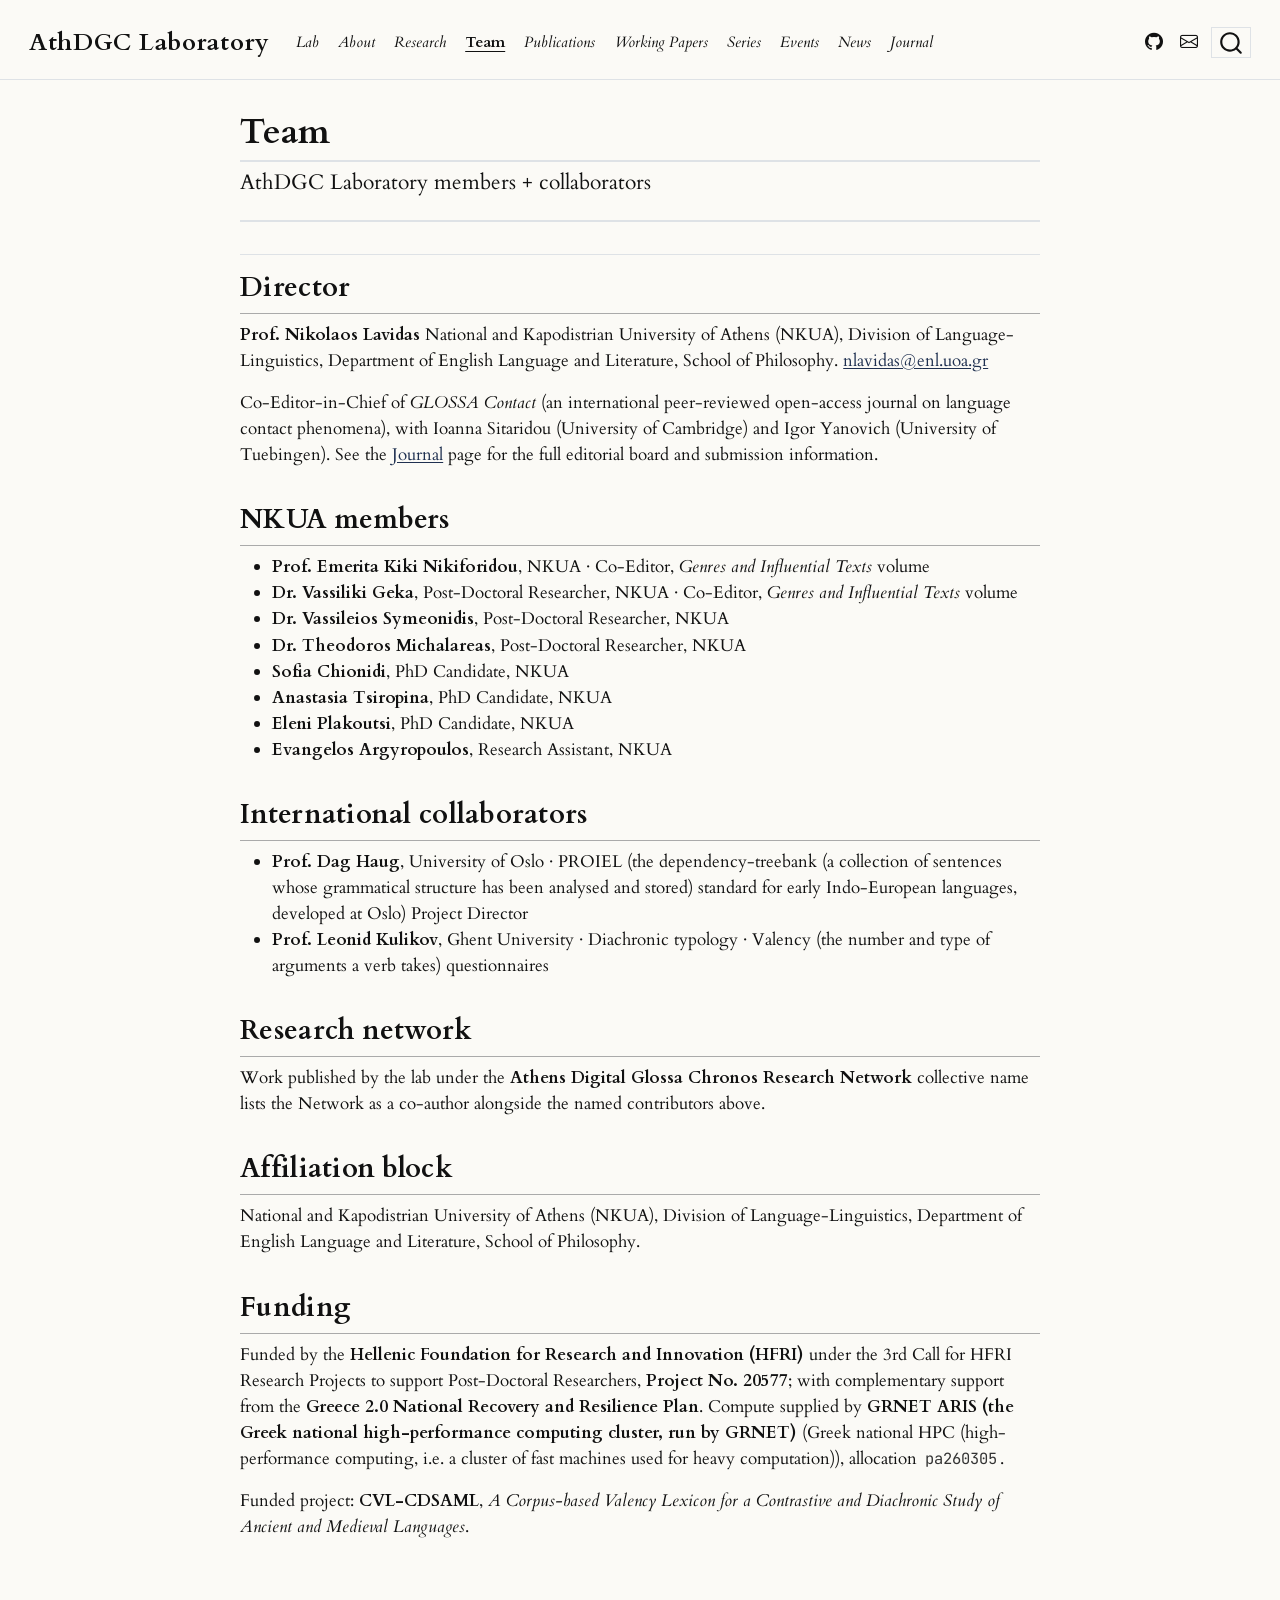
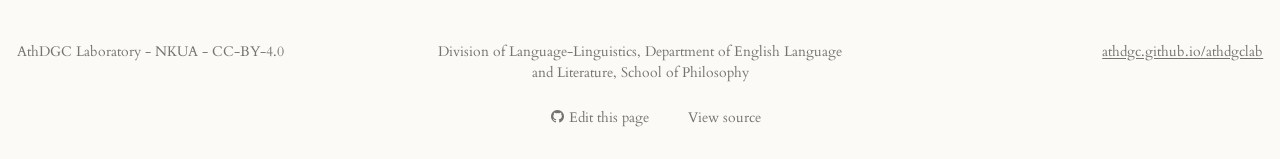
<file: team.html>
<!DOCTYPE html>
<html xmlns="http://www.w3.org/1999/xhtml" lang="en" xml:lang="en"><head>

<meta charset="utf-8">
<meta name="generator" content="quarto-1.9.38">

<meta name="viewport" content="width=device-width, initial-scale=1.0, user-scalable=yes">


<title>Team – AthDGC Laboratory</title>
<style>
/* Default styles provided by pandoc.
** See https://pandoc.org/MANUAL.html#variables-for-html for config info.
*/
code{white-space: pre-wrap;}
span.smallcaps{font-variant: small-caps;}
div.columns{display: flex; gap: min(4vw, 1.5em);}
div.column{flex: auto; overflow-x: auto;}
div.hanging-indent{margin-left: 1.5em; text-indent: -1.5em;}
ul.task-list{list-style: none;}
ul.task-list li input[type="checkbox"] {
  width: 0.8em;
  margin: 0 0.8em 0.2em -1em; /* quarto-specific, see https://github.com/quarto-dev/quarto-cli/issues/4556 */ 
  vertical-align: middle;
}
</style>


<script src="site_libs/quarto-nav/quarto-nav.js"></script>
<script src="site_libs/quarto-nav/headroom.min.js"></script>
<script src="site_libs/clipboard/clipboard.min.js"></script>
<script src="site_libs/quarto-search/autocomplete.umd.js"></script>
<script src="site_libs/quarto-search/fuse.min.js"></script>
<script src="site_libs/quarto-search/quarto-search.js"></script>
<meta name="quarto:offset" content="./">
<link href="./assets/favicon.svg" rel="icon" type="image/svg+xml">
<script src="site_libs/quarto-html/quarto.js" type="module"></script>
<script src="site_libs/quarto-html/tabsets/tabsets.js" type="module"></script>
<script src="site_libs/quarto-html/popper.min.js"></script>
<script src="site_libs/quarto-html/tippy.umd.min.js"></script>
<script src="site_libs/quarto-html/anchor.min.js"></script>
<link href="site_libs/quarto-html/tippy.css" rel="stylesheet">
<link href="site_libs/quarto-html/quarto-syntax-highlighting-4f28ba486269c24c37d6df9a1cf56ebb.css" rel="stylesheet" id="quarto-text-highlighting-styles">
<script src="site_libs/bootstrap/bootstrap.min.js"></script>
<link href="site_libs/bootstrap/bootstrap-icons.css" rel="stylesheet">
<link href="site_libs/bootstrap/bootstrap-739c84139b13f6cf8698549b638f01c8.min.css" rel="stylesheet" append-hash="true" id="quarto-bootstrap" data-mode="light">
<script id="quarto-search-options" type="application/json">{
  "location": "navbar",
  "copy-button": false,
  "collapse-after": 3,
  "panel-placement": "end",
  "type": "overlay",
  "limit": 50,
  "keyboard-shortcut": [
    "f",
    "/",
    "s"
  ],
  "language": {
    "search-no-results-text": "No results",
    "search-matching-documents-text": "matching documents",
    "search-copy-link-title": "Copy link to search",
    "search-hide-matches-text": "Hide additional matches",
    "search-more-match-text": "more match in this document",
    "search-more-matches-text": "more matches in this document",
    "search-clear-button-title": "Clear",
    "search-text-placeholder": "",
    "search-detached-cancel-button-title": "Cancel",
    "search-submit-button-title": "Submit",
    "search-label": "Search"
  }
}</script>


<link rel="stylesheet" href="themes/lavidas-extras.css">
</head>

<body class="nav-fixed fullcontent quarto-light">

<div id="quarto-search-results"></div>
  <header id="quarto-header" class="headroom fixed-top">
    <nav class="navbar navbar-expand-lg " data-bs-theme="dark">
      <div class="navbar-container container-fluid">
      <div class="navbar-brand-container mx-auto">
    <a class="navbar-brand" href="./index.html">
    <span class="navbar-title">AthDGC Laboratory</span>
    </a>
  </div>
            <div id="quarto-search" class="" title="Search"></div>
          <button class="navbar-toggler" type="button" data-bs-toggle="collapse" data-bs-target="#navbarCollapse" aria-controls="navbarCollapse" role="menu" aria-expanded="false" aria-label="Toggle navigation" onclick="if (window.quartoToggleHeadroom) { window.quartoToggleHeadroom(); }">
  <span class="navbar-toggler-icon"></span>
</button>
          <div class="collapse navbar-collapse" id="navbarCollapse">
            <ul class="navbar-nav navbar-nav-scroll me-auto">
  <li class="nav-item">
    <a class="nav-link" href="./index.html"> 
<span class="menu-text">Lab</span></a>
  </li>  
  <li class="nav-item">
    <a class="nav-link" href="./about.html"> 
<span class="menu-text">About</span></a>
  </li>  
  <li class="nav-item">
    <a class="nav-link" href="./research.html"> 
<span class="menu-text">Research</span></a>
  </li>  
  <li class="nav-item">
    <a class="nav-link active" href="./team.html" aria-current="page"> 
<span class="menu-text">Team</span></a>
  </li>  
  <li class="nav-item">
    <a class="nav-link" href="./publications.html"> 
<span class="menu-text">Publications</span></a>
  </li>  
  <li class="nav-item">
    <a class="nav-link" href="./working-papers.html"> 
<span class="menu-text">Working Papers</span></a>
  </li>  
  <li class="nav-item">
    <a class="nav-link" href="./series.html"> 
<span class="menu-text">Series</span></a>
  </li>  
  <li class="nav-item">
    <a class="nav-link" href="./events.html"> 
<span class="menu-text">Events</span></a>
  </li>  
  <li class="nav-item">
    <a class="nav-link" href="./news.html"> 
<span class="menu-text">News</span></a>
  </li>  
  <li class="nav-item">
    <a class="nav-link" href="./journal.html"> 
<span class="menu-text">Journal</span></a>
  </li>  
</ul>
            <ul class="navbar-nav navbar-nav-scroll ms-auto">
  <li class="nav-item compact">
    <a class="nav-link" href="https://github.com/AthDGC"> <i class="bi bi-github" role="img" aria-label="GitHub">
</i> 
<span class="menu-text"></span></a>
  </li>  
  <li class="nav-item compact">
    <a class="nav-link" href="mailto:nlavidas@enl.uoa.gr"> <i class="bi bi-envelope" role="img" aria-label="Contact">
</i> 
<span class="menu-text"></span></a>
  </li>  
</ul>
          </div> <!-- /navcollapse -->
            <div class="quarto-navbar-tools">
</div>
      </div> <!-- /container-fluid -->
    </nav>
</header>
<!-- content -->
<div id="quarto-content" class="quarto-container page-columns page-rows-contents page-layout-article page-navbar">
<!-- sidebar -->
<!-- margin-sidebar -->
    
<!-- main -->
<main class="content" id="quarto-document-content">

<header id="title-block-header" class="quarto-title-block default">
<div class="quarto-title">
<h1 class="title">Team</h1>
<p class="subtitle lead">AthDGC Laboratory members + collaborators</p>
</div>



<div class="quarto-title-meta">

    
  
    
  </div>
  


</header>


<section id="director" class="level2">
<h2 class="anchored" data-anchor-id="director">Director</h2>
<p><strong>Prof. Nikolaos Lavidas</strong> National and Kapodistrian University of Athens (NKUA), Division of Language-Linguistics, Department of English Language and Literature, School of Philosophy. <a href="mailto:nlavidas@enl.uoa.gr">nlavidas@enl.uoa.gr</a></p>
<p>Co-Editor-in-Chief of <em>GLOSSA Contact</em> (an international peer-reviewed open-access journal on language contact phenomena), with Ioanna Sitaridou (University of Cambridge) and Igor Yanovich (University of Tuebingen). See the <a href="./journal.html">Journal</a> page for the full editorial board and submission information.</p>
</section>
<section id="nkua-members" class="level2">
<h2 class="anchored" data-anchor-id="nkua-members">NKUA members</h2>
<ul>
<li><strong>Prof. Emerita Kiki Nikiforidou</strong>, NKUA · Co-Editor, <em>Genres and Influential Texts</em> volume</li>
<li><strong>Dr. Vassiliki Geka</strong>, Post-Doctoral Researcher, NKUA · Co-Editor, <em>Genres and Influential Texts</em> volume</li>
<li><strong>Dr. Vassileios Symeonidis</strong>, Post-Doctoral Researcher, NKUA</li>
<li><strong>Dr. Theodoros Michalareas</strong>, Post-Doctoral Researcher, NKUA</li>
<li><strong>Sofia Chionidi</strong>, PhD Candidate, NKUA</li>
<li><strong>Anastasia Tsiropina</strong>, PhD Candidate, NKUA</li>
<li><strong>Eleni Plakoutsi</strong>, PhD Candidate, NKUA</li>
<li><strong>Evangelos Argyropoulos</strong>, Research Assistant, NKUA</li>
</ul>
</section>
<section id="international-collaborators" class="level2">
<h2 class="anchored" data-anchor-id="international-collaborators">International collaborators</h2>
<ul>
<li><strong>Prof. Dag Haug</strong>, University of Oslo · PROIEL (the dependency-treebank (a collection of sentences whose grammatical structure has been analysed and stored) standard for early Indo-European languages, developed at Oslo) Project Director</li>
<li><strong>Prof. Leonid Kulikov</strong>, Ghent University · Diachronic typology · Valency (the number and type of arguments a verb takes) questionnaires</li>
</ul>
</section>
<section id="research-network" class="level2">
<h2 class="anchored" data-anchor-id="research-network">Research network</h2>
<p>Work published by the lab under the <strong>Athens Digital Glossa Chronos Research Network</strong> collective name lists the Network as a co-author alongside the named contributors above.</p>
</section>
<section id="affiliation-block" class="level2">
<h2 class="anchored" data-anchor-id="affiliation-block">Affiliation block</h2>
<p>National and Kapodistrian University of Athens (NKUA), Division of Language-Linguistics, Department of English Language and Literature, School of Philosophy.</p>
</section>
<section id="funding" class="level2">
<h2 class="anchored" data-anchor-id="funding">Funding</h2>
<p>Funded by the <strong>Hellenic Foundation for Research and Innovation (HFRI)</strong> under the 3rd Call for HFRI Research Projects to support Post-Doctoral Researchers, <strong>Project No. 20577</strong>; with complementary support from the <strong>Greece 2.0 National Recovery and Resilience Plan</strong>. Compute supplied by <strong>GRNET ARIS (the Greek national high-performance computing cluster, run by GRNET)</strong> (Greek national HPC (high-performance computing, i.e. a cluster of fast machines used for heavy computation)), allocation <code>pa260305</code>.</p>
<p>Funded project: <strong>CVL-CDSAML</strong>, <em>A Corpus-based Valency Lexicon for a Contrastive and Diachronic Study of Ancient and Medieval Languages</em>.</p>


</section>

</main> <!-- /main -->
<script id="quarto-html-after-body" type="application/javascript">
  window.document.addEventListener("DOMContentLoaded", function (event) {
    const icon = "";
    const anchorJS = new window.AnchorJS();
    anchorJS.options = {
      placement: 'right',
      icon: icon
    };
    anchorJS.add('.anchored');
    const isCodeAnnotation = (el) => {
      for (const clz of el.classList) {
        if (clz.startsWith('code-annotation-')) {                     
          return true;
        }
      }
      return false;
    }
    const onCopySuccess = function(e) {
      // button target
      const button = e.trigger;
      // don't keep focus
      button.blur();
      // flash "checked"
      button.classList.add('code-copy-button-checked');
      var currentTitle = button.getAttribute("title");
      button.setAttribute("title", "Copied!");
      let tooltip;
      if (window.bootstrap) {
        button.setAttribute("data-bs-toggle", "tooltip");
        button.setAttribute("data-bs-placement", "left");
        button.setAttribute("data-bs-title", "Copied!");
        tooltip = new bootstrap.Tooltip(button, 
          { trigger: "manual", 
            customClass: "code-copy-button-tooltip",
            offset: [0, -8]});
        tooltip.show();    
      }
      setTimeout(function() {
        if (tooltip) {
          tooltip.hide();
          button.removeAttribute("data-bs-title");
          button.removeAttribute("data-bs-toggle");
          button.removeAttribute("data-bs-placement");
        }
        button.setAttribute("title", currentTitle);
        button.classList.remove('code-copy-button-checked');
      }, 1000);
      // clear code selection
      e.clearSelection();
    }
    const getTextToCopy = function(trigger) {
      const outerScaffold = trigger.parentElement.cloneNode(true);
      const codeEl = outerScaffold.querySelector('code');
      for (const childEl of codeEl.children) {
        if (isCodeAnnotation(childEl)) {
          childEl.remove();
        }
      }
      return codeEl.innerText;
    }
    const clipboard = new window.ClipboardJS('.code-copy-button:not([data-in-quarto-modal])', {
      text: getTextToCopy
    });
    clipboard.on('success', onCopySuccess);
    if (window.document.getElementById('quarto-embedded-source-code-modal')) {
      const clipboardModal = new window.ClipboardJS('.code-copy-button[data-in-quarto-modal]', {
        text: getTextToCopy,
        container: window.document.getElementById('quarto-embedded-source-code-modal')
      });
      clipboardModal.on('success', onCopySuccess);
    }
      var localhostRegex = new RegExp(/^(?:http|https):\/\/localhost\:?[0-9]*\//);
      var mailtoRegex = new RegExp(/^mailto:/);
        var filterRegex = new RegExp("https:\/\/athdgc\.github\.io\/athdgclab");
      var isInternal = (href) => {
          return filterRegex.test(href) || localhostRegex.test(href) || mailtoRegex.test(href);
      }
      // Inspect non-navigation links and adorn them if external
     var links = window.document.querySelectorAll('a[href]:not(.nav-link):not(.navbar-brand):not(.toc-action):not(.sidebar-link):not(.sidebar-item-toggle):not(.pagination-link):not(.no-external):not([aria-hidden]):not(.dropdown-item):not(.quarto-navigation-tool):not(.about-link)');
      for (var i=0; i<links.length; i++) {
        const link = links[i];
        if (!isInternal(link.href)) {
          // undo the damage that might have been done by quarto-nav.js in the case of
          // links that we want to consider external
          if (link.dataset.originalHref !== undefined) {
            link.href = link.dataset.originalHref;
          }
        }
      }
    function tippyHover(el, contentFn, onTriggerFn, onUntriggerFn) {
      const config = {
        allowHTML: true,
        maxWidth: 500,
        delay: 100,
        arrow: false,
        appendTo: function(el) {
            return el.parentElement;
        },
        interactive: true,
        interactiveBorder: 10,
        theme: 'quarto',
        placement: 'bottom-start',
      };
      if (contentFn) {
        config.content = contentFn;
      }
      if (onTriggerFn) {
        config.onTrigger = onTriggerFn;
      }
      if (onUntriggerFn) {
        config.onUntrigger = onUntriggerFn;
      }
      window.tippy(el, config); 
    }
    const noterefs = window.document.querySelectorAll('a[role="doc-noteref"]');
    for (var i=0; i<noterefs.length; i++) {
      const ref = noterefs[i];
      tippyHover(ref, function() {
        // use id or data attribute instead here
        let href = ref.getAttribute('data-footnote-href') || ref.getAttribute('href');
        try { href = new URL(href).hash; } catch {}
        const id = href.replace(/^#\/?/, "");
        const note = window.document.getElementById(id);
        if (note) {
          return note.innerHTML;
        } else {
          return "";
        }
      });
    }
    const xrefs = window.document.querySelectorAll('a.quarto-xref');
    const processXRef = (id, note) => {
      // Strip column container classes
      const stripColumnClz = (el) => {
        el.classList.remove("page-full", "page-columns");
        if (el.children) {
          for (const child of el.children) {
            stripColumnClz(child);
          }
        }
      }
      stripColumnClz(note)
      if (id === null || id.startsWith('sec-')) {
        // Special case sections, only their first couple elements
        const container = document.createElement("div");
        if (note.children && note.children.length > 2) {
          container.appendChild(note.children[0].cloneNode(true));
          for (let i = 1; i < note.children.length; i++) {
            const child = note.children[i];
            if (child.tagName === "P" && child.innerText === "") {
              continue;
            } else {
              container.appendChild(child.cloneNode(true));
              break;
            }
          }
          if (window.Quarto?.typesetMath) {
            window.Quarto.typesetMath(container);
          }
          return container.innerHTML
        } else {
          if (window.Quarto?.typesetMath) {
            window.Quarto.typesetMath(note);
          }
          return note.innerHTML;
        }
      } else {
        // Remove any anchor links if they are present
        const anchorLink = note.querySelector('a.anchorjs-link');
        if (anchorLink) {
          anchorLink.remove();
        }
        if (window.Quarto?.typesetMath) {
          window.Quarto.typesetMath(note);
        }
        if (note.classList.contains("callout")) {
          return note.outerHTML;
        } else {
          return note.innerHTML;
        }
      }
    }
    for (var i=0; i<xrefs.length; i++) {
      const xref = xrefs[i];
      tippyHover(xref, undefined, function(instance) {
        instance.disable();
        let url = xref.getAttribute('href');
        let hash = undefined; 
        if (url.startsWith('#')) {
          hash = url;
        } else {
          try { hash = new URL(url).hash; } catch {}
        }
        if (hash) {
          const id = hash.replace(/^#\/?/, "");
          const note = window.document.getElementById(id);
          if (note !== null) {
            try {
              const html = processXRef(id, note.cloneNode(true));
              instance.setContent(html);
            } finally {
              instance.enable();
              instance.show();
            }
          } else {
            // See if we can fetch this
            fetch(url.split('#')[0])
            .then(res => res.text())
            .then(html => {
              const parser = new DOMParser();
              const htmlDoc = parser.parseFromString(html, "text/html");
              const note = htmlDoc.getElementById(id);
              if (note !== null) {
                const html = processXRef(id, note);
                instance.setContent(html);
              } 
            }).finally(() => {
              instance.enable();
              instance.show();
            });
          }
        } else {
          // See if we can fetch a full url (with no hash to target)
          // This is a special case and we should probably do some content thinning / targeting
          fetch(url)
          .then(res => res.text())
          .then(html => {
            const parser = new DOMParser();
            const htmlDoc = parser.parseFromString(html, "text/html");
            const note = htmlDoc.querySelector('main.content');
            if (note !== null) {
              // This should only happen for chapter cross references
              // (since there is no id in the URL)
              // remove the first header
              if (note.children.length > 0 && note.children[0].tagName === "HEADER") {
                note.children[0].remove();
              }
              const html = processXRef(null, note);
              instance.setContent(html);
            } 
          }).finally(() => {
            instance.enable();
            instance.show();
          });
        }
      }, function(instance) {
      });
    }
        let selectedAnnoteEl;
        const selectorForAnnotation = ( cell, annotation) => {
          let cellAttr = 'data-code-cell="' + cell + '"';
          let lineAttr = 'data-code-annotation="' +  annotation + '"';
          const selector = 'span[' + cellAttr + '][' + lineAttr + ']';
          return selector;
        }
        const selectCodeLines = (annoteEl) => {
          const doc = window.document;
          const targetCell = annoteEl.getAttribute("data-target-cell");
          const targetAnnotation = annoteEl.getAttribute("data-target-annotation");
          const annoteSpan = window.document.querySelector(selectorForAnnotation(targetCell, targetAnnotation));
          const lines = annoteSpan.getAttribute("data-code-lines").split(",");
          const lineIds = lines.map((line) => {
            return targetCell + "-" + line;
          })
          let top = null;
          let height = null;
          let parent = null;
          if (lineIds.length > 0) {
              //compute the position of the single el (top and bottom and make a div)
              const el = window.document.getElementById(lineIds[0]);
              top = el.offsetTop;
              height = el.offsetHeight;
              parent = el.parentElement.parentElement;
            if (lineIds.length > 1) {
              const lastEl = window.document.getElementById(lineIds[lineIds.length - 1]);
              const bottom = lastEl.offsetTop + lastEl.offsetHeight;
              height = bottom - top;
            }
            if (top !== null && height !== null && parent !== null) {
              // cook up a div (if necessary) and position it 
              let div = window.document.getElementById("code-annotation-line-highlight");
              if (div === null) {
                div = window.document.createElement("div");
                div.setAttribute("id", "code-annotation-line-highlight");
                div.style.position = 'absolute';
                parent.appendChild(div);
              }
              div.style.top = top - 2 + "px";
              div.style.height = height + 4 + "px";
              div.style.left = 0;
              let gutterDiv = window.document.getElementById("code-annotation-line-highlight-gutter");
              if (gutterDiv === null) {
                gutterDiv = window.document.createElement("div");
                gutterDiv.setAttribute("id", "code-annotation-line-highlight-gutter");
                gutterDiv.style.position = 'absolute';
                const codeCell = window.document.getElementById(targetCell);
                const gutter = codeCell.querySelector('.code-annotation-gutter');
                gutter.appendChild(gutterDiv);
              }
              gutterDiv.style.top = top - 2 + "px";
              gutterDiv.style.height = height + 4 + "px";
            }
            selectedAnnoteEl = annoteEl;
          }
        };
        const unselectCodeLines = () => {
          const elementsIds = ["code-annotation-line-highlight", "code-annotation-line-highlight-gutter"];
          elementsIds.forEach((elId) => {
            const div = window.document.getElementById(elId);
            if (div) {
              div.remove();
            }
          });
          selectedAnnoteEl = undefined;
        };
          // Handle positioning of the toggle
      window.addEventListener(
        "resize",
        throttle(() => {
          elRect = undefined;
          if (selectedAnnoteEl) {
            selectCodeLines(selectedAnnoteEl);
          }
        }, 10)
      );
      function throttle(fn, ms) {
      let throttle = false;
      let timer;
        return (...args) => {
          if(!throttle) { // first call gets through
              fn.apply(this, args);
              throttle = true;
          } else { // all the others get throttled
              if(timer) clearTimeout(timer); // cancel #2
              timer = setTimeout(() => {
                fn.apply(this, args);
                timer = throttle = false;
              }, ms);
          }
        };
      }
        // Attach click handler to the DT
        const annoteDls = window.document.querySelectorAll('dt[data-target-cell]');
        for (const annoteDlNode of annoteDls) {
          annoteDlNode.addEventListener('click', (event) => {
            const clickedEl = event.target;
            if (clickedEl !== selectedAnnoteEl) {
              unselectCodeLines();
              const activeEl = window.document.querySelector('dt[data-target-cell].code-annotation-active');
              if (activeEl) {
                activeEl.classList.remove('code-annotation-active');
              }
              selectCodeLines(clickedEl);
              clickedEl.classList.add('code-annotation-active');
            } else {
              // Unselect the line
              unselectCodeLines();
              clickedEl.classList.remove('code-annotation-active');
            }
          });
        }
    const findCites = (el) => {
      const parentEl = el.parentElement;
      if (parentEl) {
        const cites = parentEl.dataset.cites;
        if (cites) {
          return {
            el,
            cites: cites.split(' ')
          };
        } else {
          return findCites(el.parentElement)
        }
      } else {
        return undefined;
      }
    };
    var bibliorefs = window.document.querySelectorAll('a[role="doc-biblioref"]');
    for (var i=0; i<bibliorefs.length; i++) {
      const ref = bibliorefs[i];
      const citeInfo = findCites(ref);
      if (citeInfo) {
        tippyHover(citeInfo.el, function() {
          var popup = window.document.createElement('div');
          citeInfo.cites.forEach(function(cite) {
            var citeDiv = window.document.createElement('div');
            citeDiv.classList.add('hanging-indent');
            citeDiv.classList.add('csl-entry');
            var biblioDiv = window.document.getElementById('ref-' + cite);
            if (biblioDiv) {
              citeDiv.innerHTML = biblioDiv.innerHTML;
            }
            popup.appendChild(citeDiv);
          });
          return popup.innerHTML;
        });
      }
    }
  });
  </script>
</div> <!-- /content -->
<footer class="footer">
  <div class="nav-footer">
    <div class="nav-footer-left">
<p>AthDGC Laboratory - NKUA - CC-BY-4.0</p>
</div>   
    <div class="nav-footer-center">
<p>Division of Language-Linguistics, Department of English Language and Literature, School of Philosophy</p>
<div class="toc-actions"><ul><li><a href="https://github.com/AthDGC/athdgclab/edit/main/team.qmd" class="toc-action"><i class="bi bi-github"></i>Edit this page</a></li><li><a href="https://github.com/AthDGC/athdgclab/blob/main/team.qmd" class="toc-action"><i class="bi empty"></i>View source</a></li></ul></div></div>
    <div class="nav-footer-right">
<p><a href="https://athdgc.github.io/athdgclab">athdgc.github.io/athdgclab</a></p>
</div>
  </div>
</footer>




</body></html>
</file>
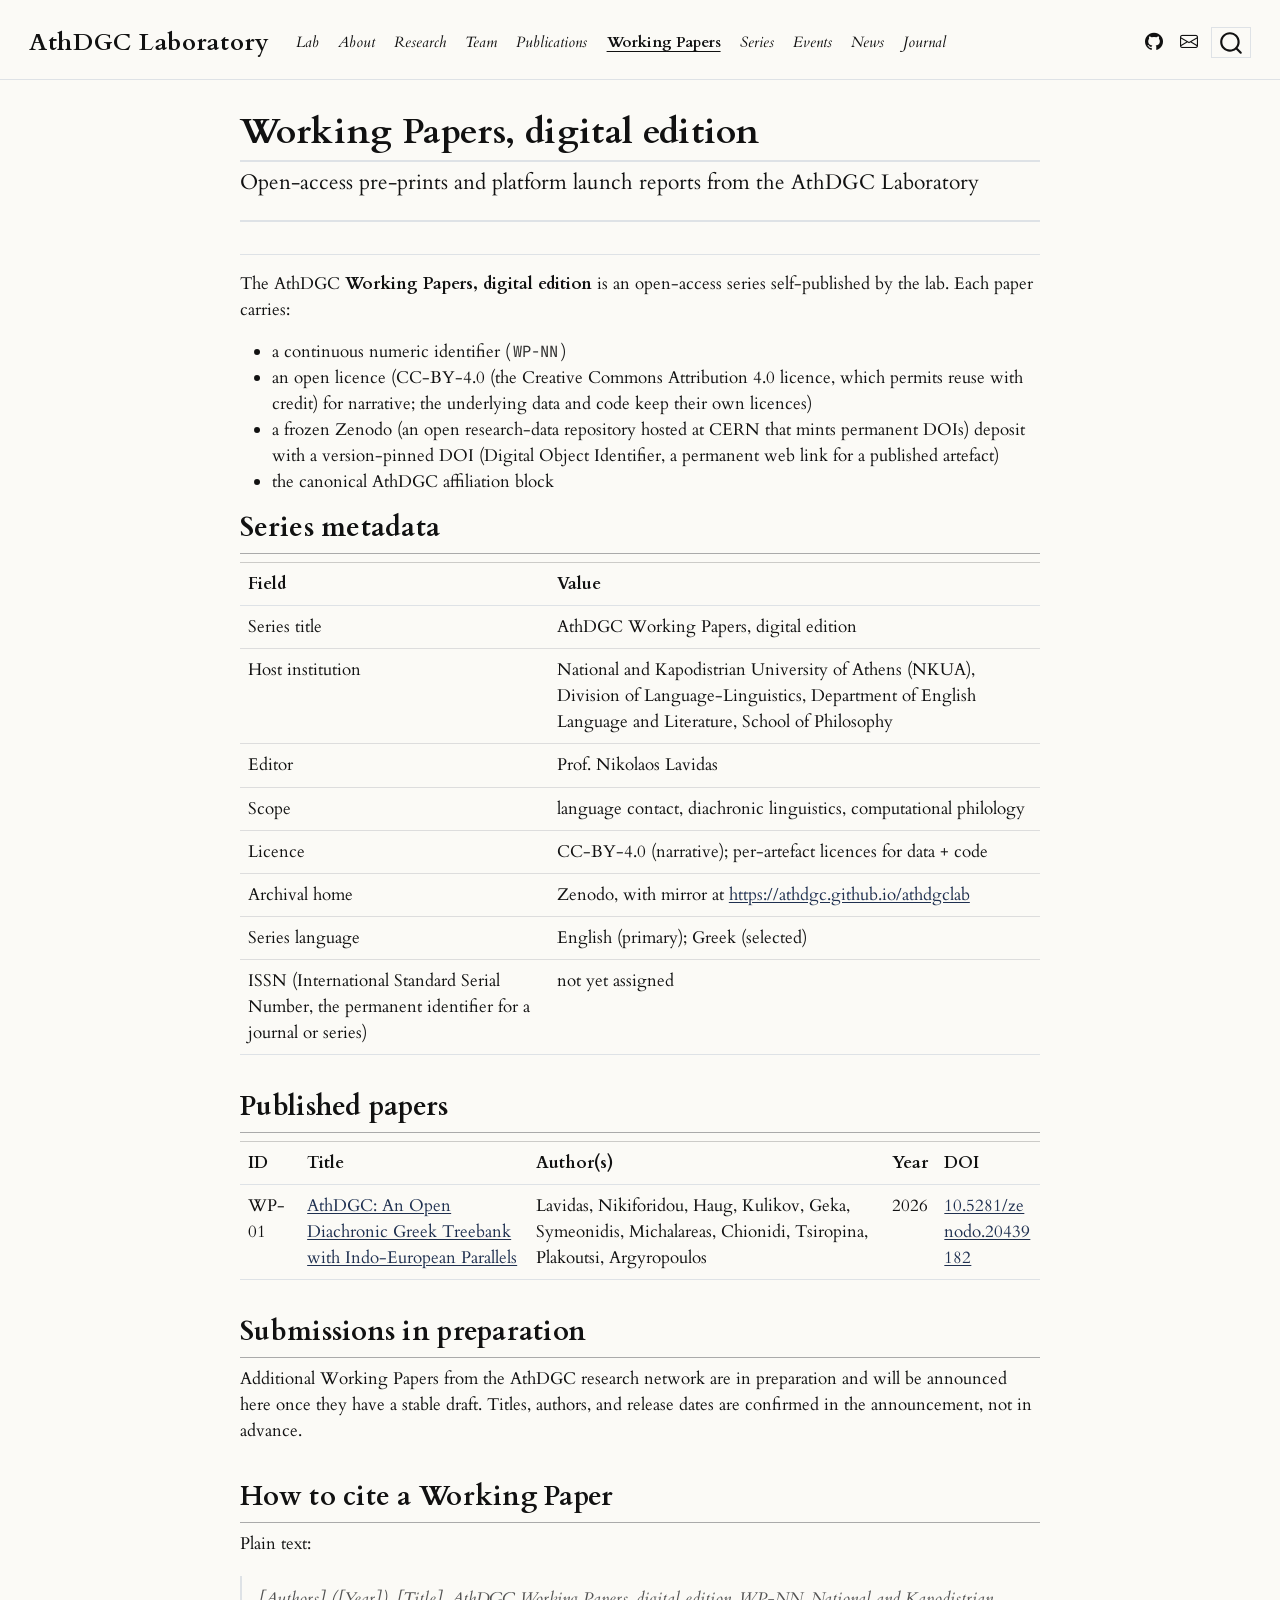
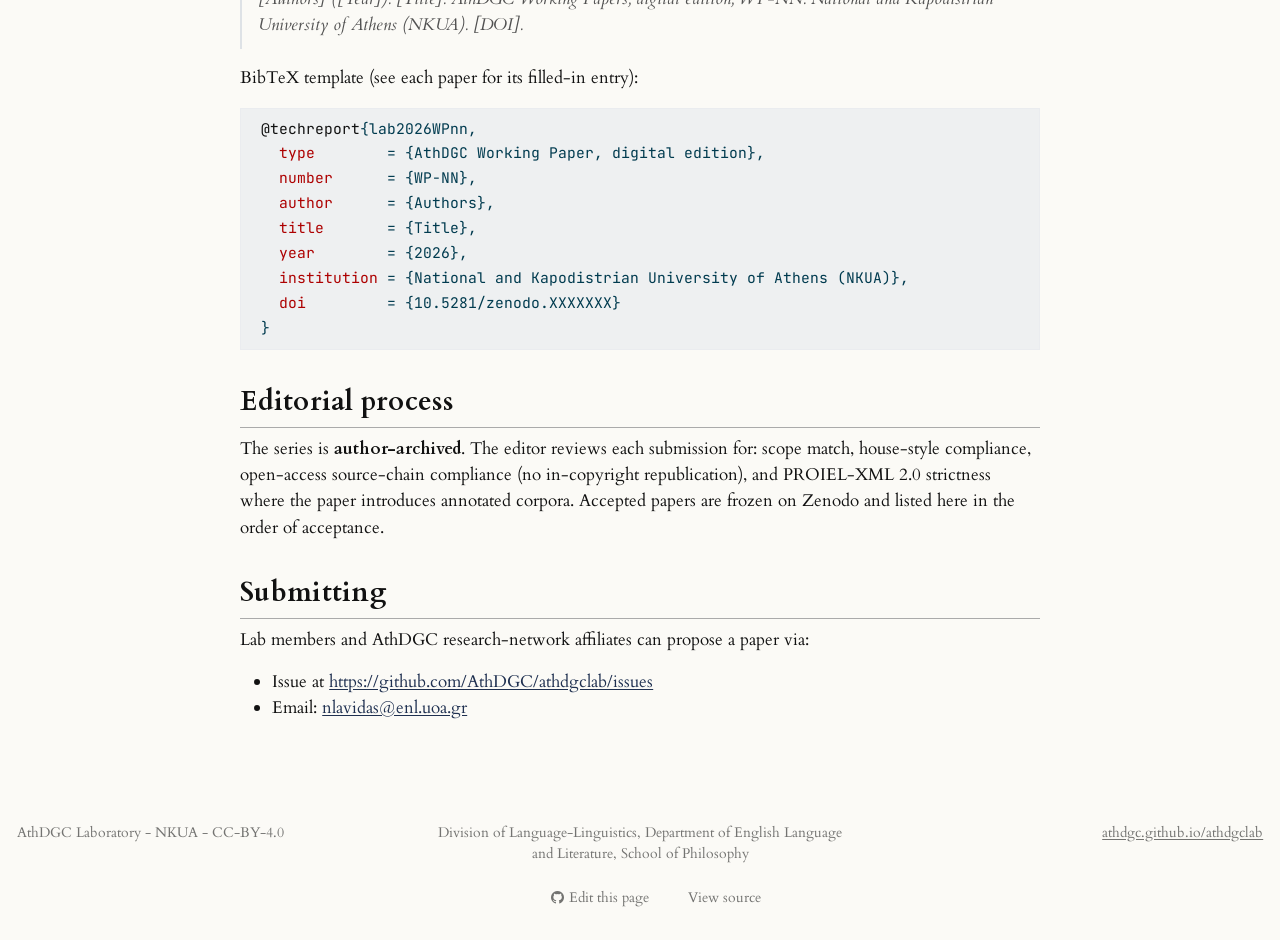
<file: working-papers.html>
<!DOCTYPE html>
<html xmlns="http://www.w3.org/1999/xhtml" lang="en" xml:lang="en"><head>

<meta charset="utf-8">
<meta name="generator" content="quarto-1.9.38">

<meta name="viewport" content="width=device-width, initial-scale=1.0, user-scalable=yes">


<title>Working Papers, digital edition – AthDGC Laboratory</title>
<style>
/* Default styles provided by pandoc.
** See https://pandoc.org/MANUAL.html#variables-for-html for config info.
*/
code{white-space: pre-wrap;}
span.smallcaps{font-variant: small-caps;}
div.columns{display: flex; gap: min(4vw, 1.5em);}
div.column{flex: auto; overflow-x: auto;}
div.hanging-indent{margin-left: 1.5em; text-indent: -1.5em;}
ul.task-list{list-style: none;}
ul.task-list li input[type="checkbox"] {
  width: 0.8em;
  margin: 0 0.8em 0.2em -1em; /* quarto-specific, see https://github.com/quarto-dev/quarto-cli/issues/4556 */ 
  vertical-align: middle;
}
/* CSS for syntax highlighting */
html { -webkit-text-size-adjust: 100%; }
pre > code.sourceCode { white-space: pre; position: relative; }
pre > code.sourceCode > span { display: inline-block; line-height: 1.25; }
pre > code.sourceCode > span:empty { height: 1.2em; }
.sourceCode { overflow: visible; }
code.sourceCode > span { color: inherit; text-decoration: inherit; }
div.sourceCode { margin: 1em 0; }
pre.sourceCode { margin: 0; }
@media screen {
div.sourceCode { overflow: auto; }
}
@media print {
pre > code.sourceCode { white-space: pre-wrap; }
pre > code.sourceCode > span { text-indent: -5em; padding-left: 5em; }
}
pre.numberSource code
  { counter-reset: source-line 0; }
pre.numberSource code > span
  { position: relative; left: -4em; counter-increment: source-line; }
pre.numberSource code > span > a:first-child::before
  { content: counter(source-line);
    position: relative; left: -1em; text-align: right; vertical-align: baseline;
    border: none; display: inline-block;
    -webkit-touch-callout: none; -webkit-user-select: none;
    -khtml-user-select: none; -moz-user-select: none;
    -ms-user-select: none; user-select: none;
    padding: 0 4px; width: 4em;
  }
pre.numberSource { margin-left: 3em;  padding-left: 4px; }
div.sourceCode
  {   }
@media screen {
pre > code.sourceCode > span > a:first-child::before { text-decoration: underline; }
}
</style>


<script src="site_libs/quarto-nav/quarto-nav.js"></script>
<script src="site_libs/quarto-nav/headroom.min.js"></script>
<script src="site_libs/clipboard/clipboard.min.js"></script>
<script src="site_libs/quarto-search/autocomplete.umd.js"></script>
<script src="site_libs/quarto-search/fuse.min.js"></script>
<script src="site_libs/quarto-search/quarto-search.js"></script>
<meta name="quarto:offset" content="./">
<link href="./assets/favicon.svg" rel="icon" type="image/svg+xml">
<script src="site_libs/quarto-html/quarto.js" type="module"></script>
<script src="site_libs/quarto-html/tabsets/tabsets.js" type="module"></script>
<script src="site_libs/quarto-html/popper.min.js"></script>
<script src="site_libs/quarto-html/tippy.umd.min.js"></script>
<script src="site_libs/quarto-html/anchor.min.js"></script>
<link href="site_libs/quarto-html/tippy.css" rel="stylesheet">
<link href="site_libs/quarto-html/quarto-syntax-highlighting-4f28ba486269c24c37d6df9a1cf56ebb.css" rel="stylesheet" id="quarto-text-highlighting-styles">
<script src="site_libs/bootstrap/bootstrap.min.js"></script>
<link href="site_libs/bootstrap/bootstrap-icons.css" rel="stylesheet">
<link href="site_libs/bootstrap/bootstrap-739c84139b13f6cf8698549b638f01c8.min.css" rel="stylesheet" append-hash="true" id="quarto-bootstrap" data-mode="light">
<script id="quarto-search-options" type="application/json">{
  "location": "navbar",
  "copy-button": false,
  "collapse-after": 3,
  "panel-placement": "end",
  "type": "overlay",
  "limit": 50,
  "keyboard-shortcut": [
    "f",
    "/",
    "s"
  ],
  "language": {
    "search-no-results-text": "No results",
    "search-matching-documents-text": "matching documents",
    "search-copy-link-title": "Copy link to search",
    "search-hide-matches-text": "Hide additional matches",
    "search-more-match-text": "more match in this document",
    "search-more-matches-text": "more matches in this document",
    "search-clear-button-title": "Clear",
    "search-text-placeholder": "",
    "search-detached-cancel-button-title": "Cancel",
    "search-submit-button-title": "Submit",
    "search-label": "Search"
  }
}</script>


<link rel="stylesheet" href="themes/lavidas-extras.css">
</head>

<body class="nav-fixed fullcontent quarto-light">

<div id="quarto-search-results"></div>
  <header id="quarto-header" class="headroom fixed-top">
    <nav class="navbar navbar-expand-lg " data-bs-theme="dark">
      <div class="navbar-container container-fluid">
      <div class="navbar-brand-container mx-auto">
    <a class="navbar-brand" href="./index.html">
    <span class="navbar-title">AthDGC Laboratory</span>
    </a>
  </div>
            <div id="quarto-search" class="" title="Search"></div>
          <button class="navbar-toggler" type="button" data-bs-toggle="collapse" data-bs-target="#navbarCollapse" aria-controls="navbarCollapse" role="menu" aria-expanded="false" aria-label="Toggle navigation" onclick="if (window.quartoToggleHeadroom) { window.quartoToggleHeadroom(); }">
  <span class="navbar-toggler-icon"></span>
</button>
          <div class="collapse navbar-collapse" id="navbarCollapse">
            <ul class="navbar-nav navbar-nav-scroll me-auto">
  <li class="nav-item">
    <a class="nav-link" href="./index.html"> 
<span class="menu-text">Lab</span></a>
  </li>  
  <li class="nav-item">
    <a class="nav-link" href="./about.html"> 
<span class="menu-text">About</span></a>
  </li>  
  <li class="nav-item">
    <a class="nav-link" href="./research.html"> 
<span class="menu-text">Research</span></a>
  </li>  
  <li class="nav-item">
    <a class="nav-link" href="./team.html"> 
<span class="menu-text">Team</span></a>
  </li>  
  <li class="nav-item">
    <a class="nav-link" href="./publications.html"> 
<span class="menu-text">Publications</span></a>
  </li>  
  <li class="nav-item">
    <a class="nav-link active" href="./working-papers.html" aria-current="page"> 
<span class="menu-text">Working Papers</span></a>
  </li>  
  <li class="nav-item">
    <a class="nav-link" href="./series.html"> 
<span class="menu-text">Series</span></a>
  </li>  
  <li class="nav-item">
    <a class="nav-link" href="./events.html"> 
<span class="menu-text">Events</span></a>
  </li>  
  <li class="nav-item">
    <a class="nav-link" href="./news.html"> 
<span class="menu-text">News</span></a>
  </li>  
  <li class="nav-item">
    <a class="nav-link" href="./journal.html"> 
<span class="menu-text">Journal</span></a>
  </li>  
</ul>
            <ul class="navbar-nav navbar-nav-scroll ms-auto">
  <li class="nav-item compact">
    <a class="nav-link" href="https://github.com/AthDGC"> <i class="bi bi-github" role="img" aria-label="GitHub">
</i> 
<span class="menu-text"></span></a>
  </li>  
  <li class="nav-item compact">
    <a class="nav-link" href="mailto:nlavidas@enl.uoa.gr"> <i class="bi bi-envelope" role="img" aria-label="Contact">
</i> 
<span class="menu-text"></span></a>
  </li>  
</ul>
          </div> <!-- /navcollapse -->
            <div class="quarto-navbar-tools">
</div>
      </div> <!-- /container-fluid -->
    </nav>
</header>
<!-- content -->
<div id="quarto-content" class="quarto-container page-columns page-rows-contents page-layout-article page-navbar">
<!-- sidebar -->
<!-- margin-sidebar -->
    
<!-- main -->
<main class="content" id="quarto-document-content">

<header id="title-block-header" class="quarto-title-block default">
<div class="quarto-title">
<h1 class="title">Working Papers, digital edition</h1>
<p class="subtitle lead">Open-access pre-prints and platform launch reports from the AthDGC Laboratory</p>
</div>



<div class="quarto-title-meta">

    
  
    
  </div>
  


</header>


<p>The AthDGC <strong>Working Papers, digital edition</strong> is an open-access series self-published by the lab. Each paper carries:</p>
<ul>
<li>a continuous numeric identifier (<code>WP-NN</code>)</li>
<li>an open licence (CC-BY-4.0 (the Creative Commons Attribution 4.0 licence, which permits reuse with credit) for narrative; the underlying data and code keep their own licences)</li>
<li>a frozen Zenodo (an open research-data repository hosted at CERN that mints permanent DOIs) deposit with a version-pinned DOI (Digital Object Identifier, a permanent web link for a published artefact)</li>
<li>the canonical AthDGC affiliation block</li>
</ul>
<section id="series-metadata" class="level2">
<h2 class="anchored" data-anchor-id="series-metadata">Series metadata</h2>
<table class="caption-top table">
<thead>
<tr class="header">
<th>Field</th>
<th>Value</th>
</tr>
</thead>
<tbody>
<tr class="odd">
<td>Series title</td>
<td>AthDGC Working Papers, digital edition</td>
</tr>
<tr class="even">
<td>Host institution</td>
<td>National and Kapodistrian University of Athens (NKUA), Division of Language-Linguistics, Department of English Language and Literature, School of Philosophy</td>
</tr>
<tr class="odd">
<td>Editor</td>
<td>Prof. Nikolaos Lavidas</td>
</tr>
<tr class="even">
<td>Scope</td>
<td>language contact, diachronic linguistics, computational philology</td>
</tr>
<tr class="odd">
<td>Licence</td>
<td>CC-BY-4.0 (narrative); per-artefact licences for data + code</td>
</tr>
<tr class="even">
<td>Archival home</td>
<td>Zenodo, with mirror at <a href="https://athdgc.github.io/athdgclab" class="uri">https://athdgc.github.io/athdgclab</a></td>
</tr>
<tr class="odd">
<td>Series language</td>
<td>English (primary); Greek (selected)</td>
</tr>
<tr class="even">
<td>ISSN (International Standard Serial Number, the permanent identifier for a journal or series)</td>
<td>not yet assigned</td>
</tr>
</tbody>
</table>
</section>
<section id="published-papers" class="level2">
<h2 class="anchored" data-anchor-id="published-papers">Published papers</h2>
<table class="caption-top table">
<thead>
<tr class="header">
<th>ID</th>
<th>Title</th>
<th>Author(s)</th>
<th>Year</th>
<th>DOI</th>
</tr>
</thead>
<tbody>
<tr class="odd">
<td>WP-01</td>
<td><a href="./papers/01-athdgc-launch.html">AthDGC: An Open Diachronic Greek Treebank with Indo-European Parallels</a></td>
<td>Lavidas, Nikiforidou, Haug, Kulikov, Geka, Symeonidis, Michalareas, Chionidi, Tsiropina, Plakoutsi, Argyropoulos</td>
<td>2026</td>
<td><a href="https://doi.org/10.5281/zenodo.20439182">10.5281/zenodo.20439182</a></td>
</tr>
</tbody>
</table>
</section>
<section id="submissions-in-preparation" class="level2">
<h2 class="anchored" data-anchor-id="submissions-in-preparation">Submissions in preparation</h2>
<p>Additional Working Papers from the AthDGC research network are in preparation and will be announced here once they have a stable draft. Titles, authors, and release dates are confirmed in the announcement, not in advance.</p>
</section>
<section id="how-to-cite-a-working-paper" class="level2">
<h2 class="anchored" data-anchor-id="how-to-cite-a-working-paper">How to cite a Working Paper</h2>
<p>Plain text:</p>
<blockquote class="blockquote">
<p>[Authors] ([Year]). <em>[Title]</em>. AthDGC Working Papers, digital edition, WP-NN. National and Kapodistrian University of Athens (NKUA). [DOI].</p>
</blockquote>
<p>BibTeX template (see each paper for its filled-in entry):</p>
<div class="code-copy-outer-scaffold"><div class="sourceCode" id="cb1"><pre class="sourceCode bibtex code-with-copy"><code class="sourceCode bibtex"><span id="cb1-1"><a href="#cb1-1" aria-hidden="true" tabindex="-1"></a><span class="va">@techreport</span>{<span class="ot">lab2026WPnn</span>,</span>
<span id="cb1-2"><a href="#cb1-2" aria-hidden="true" tabindex="-1"></a>  <span class="dt">type</span>        = {AthDGC Working Paper, digital edition},</span>
<span id="cb1-3"><a href="#cb1-3" aria-hidden="true" tabindex="-1"></a>  <span class="dt">number</span>      = {WP-NN},</span>
<span id="cb1-4"><a href="#cb1-4" aria-hidden="true" tabindex="-1"></a>  <span class="dt">author</span>      = {Authors},</span>
<span id="cb1-5"><a href="#cb1-5" aria-hidden="true" tabindex="-1"></a>  <span class="dt">title</span>       = {Title},</span>
<span id="cb1-6"><a href="#cb1-6" aria-hidden="true" tabindex="-1"></a>  <span class="dt">year</span>        = {2026},</span>
<span id="cb1-7"><a href="#cb1-7" aria-hidden="true" tabindex="-1"></a>  <span class="dt">institution</span> = {National and Kapodistrian University of Athens (NKUA)},</span>
<span id="cb1-8"><a href="#cb1-8" aria-hidden="true" tabindex="-1"></a>  <span class="dt">doi</span>         = {10.5281/zenodo.XXXXXXX}</span>
<span id="cb1-9"><a href="#cb1-9" aria-hidden="true" tabindex="-1"></a>}</span></code></pre></div><button title="Copy to Clipboard" class="code-copy-button"><i class="bi"></i></button></div>
</section>
<section id="editorial-process" class="level2">
<h2 class="anchored" data-anchor-id="editorial-process">Editorial process</h2>
<p>The series is <strong>author-archived</strong>. The editor reviews each submission for: scope match, house-style compliance, open-access source-chain compliance (no in-copyright republication), and PROIEL-XML 2.0 strictness where the paper introduces annotated corpora. Accepted papers are frozen on Zenodo and listed here in the order of acceptance.</p>
</section>
<section id="submitting" class="level2">
<h2 class="anchored" data-anchor-id="submitting">Submitting</h2>
<p>Lab members and AthDGC research-network affiliates can propose a paper via:</p>
<ul>
<li>Issue at <a href="https://github.com/AthDGC/athdgclab/issues" class="uri">https://github.com/AthDGC/athdgclab/issues</a></li>
<li>Email: <a href="mailto:nlavidas@enl.uoa.gr">nlavidas@enl.uoa.gr</a></li>
</ul>


</section>

</main> <!-- /main -->
<script id="quarto-html-after-body" type="application/javascript">
  window.document.addEventListener("DOMContentLoaded", function (event) {
    const icon = "";
    const anchorJS = new window.AnchorJS();
    anchorJS.options = {
      placement: 'right',
      icon: icon
    };
    anchorJS.add('.anchored');
    const isCodeAnnotation = (el) => {
      for (const clz of el.classList) {
        if (clz.startsWith('code-annotation-')) {                     
          return true;
        }
      }
      return false;
    }
    const onCopySuccess = function(e) {
      // button target
      const button = e.trigger;
      // don't keep focus
      button.blur();
      // flash "checked"
      button.classList.add('code-copy-button-checked');
      var currentTitle = button.getAttribute("title");
      button.setAttribute("title", "Copied!");
      let tooltip;
      if (window.bootstrap) {
        button.setAttribute("data-bs-toggle", "tooltip");
        button.setAttribute("data-bs-placement", "left");
        button.setAttribute("data-bs-title", "Copied!");
        tooltip = new bootstrap.Tooltip(button, 
          { trigger: "manual", 
            customClass: "code-copy-button-tooltip",
            offset: [0, -8]});
        tooltip.show();    
      }
      setTimeout(function() {
        if (tooltip) {
          tooltip.hide();
          button.removeAttribute("data-bs-title");
          button.removeAttribute("data-bs-toggle");
          button.removeAttribute("data-bs-placement");
        }
        button.setAttribute("title", currentTitle);
        button.classList.remove('code-copy-button-checked');
      }, 1000);
      // clear code selection
      e.clearSelection();
    }
    const getTextToCopy = function(trigger) {
      const outerScaffold = trigger.parentElement.cloneNode(true);
      const codeEl = outerScaffold.querySelector('code');
      for (const childEl of codeEl.children) {
        if (isCodeAnnotation(childEl)) {
          childEl.remove();
        }
      }
      return codeEl.innerText;
    }
    const clipboard = new window.ClipboardJS('.code-copy-button:not([data-in-quarto-modal])', {
      text: getTextToCopy
    });
    clipboard.on('success', onCopySuccess);
    if (window.document.getElementById('quarto-embedded-source-code-modal')) {
      const clipboardModal = new window.ClipboardJS('.code-copy-button[data-in-quarto-modal]', {
        text: getTextToCopy,
        container: window.document.getElementById('quarto-embedded-source-code-modal')
      });
      clipboardModal.on('success', onCopySuccess);
    }
      var localhostRegex = new RegExp(/^(?:http|https):\/\/localhost\:?[0-9]*\//);
      var mailtoRegex = new RegExp(/^mailto:/);
        var filterRegex = new RegExp("https:\/\/athdgc\.github\.io\/athdgclab");
      var isInternal = (href) => {
          return filterRegex.test(href) || localhostRegex.test(href) || mailtoRegex.test(href);
      }
      // Inspect non-navigation links and adorn them if external
     var links = window.document.querySelectorAll('a[href]:not(.nav-link):not(.navbar-brand):not(.toc-action):not(.sidebar-link):not(.sidebar-item-toggle):not(.pagination-link):not(.no-external):not([aria-hidden]):not(.dropdown-item):not(.quarto-navigation-tool):not(.about-link)');
      for (var i=0; i<links.length; i++) {
        const link = links[i];
        if (!isInternal(link.href)) {
          // undo the damage that might have been done by quarto-nav.js in the case of
          // links that we want to consider external
          if (link.dataset.originalHref !== undefined) {
            link.href = link.dataset.originalHref;
          }
        }
      }
    function tippyHover(el, contentFn, onTriggerFn, onUntriggerFn) {
      const config = {
        allowHTML: true,
        maxWidth: 500,
        delay: 100,
        arrow: false,
        appendTo: function(el) {
            return el.parentElement;
        },
        interactive: true,
        interactiveBorder: 10,
        theme: 'quarto',
        placement: 'bottom-start',
      };
      if (contentFn) {
        config.content = contentFn;
      }
      if (onTriggerFn) {
        config.onTrigger = onTriggerFn;
      }
      if (onUntriggerFn) {
        config.onUntrigger = onUntriggerFn;
      }
      window.tippy(el, config); 
    }
    const noterefs = window.document.querySelectorAll('a[role="doc-noteref"]');
    for (var i=0; i<noterefs.length; i++) {
      const ref = noterefs[i];
      tippyHover(ref, function() {
        // use id or data attribute instead here
        let href = ref.getAttribute('data-footnote-href') || ref.getAttribute('href');
        try { href = new URL(href).hash; } catch {}
        const id = href.replace(/^#\/?/, "");
        const note = window.document.getElementById(id);
        if (note) {
          return note.innerHTML;
        } else {
          return "";
        }
      });
    }
    const xrefs = window.document.querySelectorAll('a.quarto-xref');
    const processXRef = (id, note) => {
      // Strip column container classes
      const stripColumnClz = (el) => {
        el.classList.remove("page-full", "page-columns");
        if (el.children) {
          for (const child of el.children) {
            stripColumnClz(child);
          }
        }
      }
      stripColumnClz(note)
      if (id === null || id.startsWith('sec-')) {
        // Special case sections, only their first couple elements
        const container = document.createElement("div");
        if (note.children && note.children.length > 2) {
          container.appendChild(note.children[0].cloneNode(true));
          for (let i = 1; i < note.children.length; i++) {
            const child = note.children[i];
            if (child.tagName === "P" && child.innerText === "") {
              continue;
            } else {
              container.appendChild(child.cloneNode(true));
              break;
            }
          }
          if (window.Quarto?.typesetMath) {
            window.Quarto.typesetMath(container);
          }
          return container.innerHTML
        } else {
          if (window.Quarto?.typesetMath) {
            window.Quarto.typesetMath(note);
          }
          return note.innerHTML;
        }
      } else {
        // Remove any anchor links if they are present
        const anchorLink = note.querySelector('a.anchorjs-link');
        if (anchorLink) {
          anchorLink.remove();
        }
        if (window.Quarto?.typesetMath) {
          window.Quarto.typesetMath(note);
        }
        if (note.classList.contains("callout")) {
          return note.outerHTML;
        } else {
          return note.innerHTML;
        }
      }
    }
    for (var i=0; i<xrefs.length; i++) {
      const xref = xrefs[i];
      tippyHover(xref, undefined, function(instance) {
        instance.disable();
        let url = xref.getAttribute('href');
        let hash = undefined; 
        if (url.startsWith('#')) {
          hash = url;
        } else {
          try { hash = new URL(url).hash; } catch {}
        }
        if (hash) {
          const id = hash.replace(/^#\/?/, "");
          const note = window.document.getElementById(id);
          if (note !== null) {
            try {
              const html = processXRef(id, note.cloneNode(true));
              instance.setContent(html);
            } finally {
              instance.enable();
              instance.show();
            }
          } else {
            // See if we can fetch this
            fetch(url.split('#')[0])
            .then(res => res.text())
            .then(html => {
              const parser = new DOMParser();
              const htmlDoc = parser.parseFromString(html, "text/html");
              const note = htmlDoc.getElementById(id);
              if (note !== null) {
                const html = processXRef(id, note);
                instance.setContent(html);
              } 
            }).finally(() => {
              instance.enable();
              instance.show();
            });
          }
        } else {
          // See if we can fetch a full url (with no hash to target)
          // This is a special case and we should probably do some content thinning / targeting
          fetch(url)
          .then(res => res.text())
          .then(html => {
            const parser = new DOMParser();
            const htmlDoc = parser.parseFromString(html, "text/html");
            const note = htmlDoc.querySelector('main.content');
            if (note !== null) {
              // This should only happen for chapter cross references
              // (since there is no id in the URL)
              // remove the first header
              if (note.children.length > 0 && note.children[0].tagName === "HEADER") {
                note.children[0].remove();
              }
              const html = processXRef(null, note);
              instance.setContent(html);
            } 
          }).finally(() => {
            instance.enable();
            instance.show();
          });
        }
      }, function(instance) {
      });
    }
        let selectedAnnoteEl;
        const selectorForAnnotation = ( cell, annotation) => {
          let cellAttr = 'data-code-cell="' + cell + '"';
          let lineAttr = 'data-code-annotation="' +  annotation + '"';
          const selector = 'span[' + cellAttr + '][' + lineAttr + ']';
          return selector;
        }
        const selectCodeLines = (annoteEl) => {
          const doc = window.document;
          const targetCell = annoteEl.getAttribute("data-target-cell");
          const targetAnnotation = annoteEl.getAttribute("data-target-annotation");
          const annoteSpan = window.document.querySelector(selectorForAnnotation(targetCell, targetAnnotation));
          const lines = annoteSpan.getAttribute("data-code-lines").split(",");
          const lineIds = lines.map((line) => {
            return targetCell + "-" + line;
          })
          let top = null;
          let height = null;
          let parent = null;
          if (lineIds.length > 0) {
              //compute the position of the single el (top and bottom and make a div)
              const el = window.document.getElementById(lineIds[0]);
              top = el.offsetTop;
              height = el.offsetHeight;
              parent = el.parentElement.parentElement;
            if (lineIds.length > 1) {
              const lastEl = window.document.getElementById(lineIds[lineIds.length - 1]);
              const bottom = lastEl.offsetTop + lastEl.offsetHeight;
              height = bottom - top;
            }
            if (top !== null && height !== null && parent !== null) {
              // cook up a div (if necessary) and position it 
              let div = window.document.getElementById("code-annotation-line-highlight");
              if (div === null) {
                div = window.document.createElement("div");
                div.setAttribute("id", "code-annotation-line-highlight");
                div.style.position = 'absolute';
                parent.appendChild(div);
              }
              div.style.top = top - 2 + "px";
              div.style.height = height + 4 + "px";
              div.style.left = 0;
              let gutterDiv = window.document.getElementById("code-annotation-line-highlight-gutter");
              if (gutterDiv === null) {
                gutterDiv = window.document.createElement("div");
                gutterDiv.setAttribute("id", "code-annotation-line-highlight-gutter");
                gutterDiv.style.position = 'absolute';
                const codeCell = window.document.getElementById(targetCell);
                const gutter = codeCell.querySelector('.code-annotation-gutter');
                gutter.appendChild(gutterDiv);
              }
              gutterDiv.style.top = top - 2 + "px";
              gutterDiv.style.height = height + 4 + "px";
            }
            selectedAnnoteEl = annoteEl;
          }
        };
        const unselectCodeLines = () => {
          const elementsIds = ["code-annotation-line-highlight", "code-annotation-line-highlight-gutter"];
          elementsIds.forEach((elId) => {
            const div = window.document.getElementById(elId);
            if (div) {
              div.remove();
            }
          });
          selectedAnnoteEl = undefined;
        };
          // Handle positioning of the toggle
      window.addEventListener(
        "resize",
        throttle(() => {
          elRect = undefined;
          if (selectedAnnoteEl) {
            selectCodeLines(selectedAnnoteEl);
          }
        }, 10)
      );
      function throttle(fn, ms) {
      let throttle = false;
      let timer;
        return (...args) => {
          if(!throttle) { // first call gets through
              fn.apply(this, args);
              throttle = true;
          } else { // all the others get throttled
              if(timer) clearTimeout(timer); // cancel #2
              timer = setTimeout(() => {
                fn.apply(this, args);
                timer = throttle = false;
              }, ms);
          }
        };
      }
        // Attach click handler to the DT
        const annoteDls = window.document.querySelectorAll('dt[data-target-cell]');
        for (const annoteDlNode of annoteDls) {
          annoteDlNode.addEventListener('click', (event) => {
            const clickedEl = event.target;
            if (clickedEl !== selectedAnnoteEl) {
              unselectCodeLines();
              const activeEl = window.document.querySelector('dt[data-target-cell].code-annotation-active');
              if (activeEl) {
                activeEl.classList.remove('code-annotation-active');
              }
              selectCodeLines(clickedEl);
              clickedEl.classList.add('code-annotation-active');
            } else {
              // Unselect the line
              unselectCodeLines();
              clickedEl.classList.remove('code-annotation-active');
            }
          });
        }
    const findCites = (el) => {
      const parentEl = el.parentElement;
      if (parentEl) {
        const cites = parentEl.dataset.cites;
        if (cites) {
          return {
            el,
            cites: cites.split(' ')
          };
        } else {
          return findCites(el.parentElement)
        }
      } else {
        return undefined;
      }
    };
    var bibliorefs = window.document.querySelectorAll('a[role="doc-biblioref"]');
    for (var i=0; i<bibliorefs.length; i++) {
      const ref = bibliorefs[i];
      const citeInfo = findCites(ref);
      if (citeInfo) {
        tippyHover(citeInfo.el, function() {
          var popup = window.document.createElement('div');
          citeInfo.cites.forEach(function(cite) {
            var citeDiv = window.document.createElement('div');
            citeDiv.classList.add('hanging-indent');
            citeDiv.classList.add('csl-entry');
            var biblioDiv = window.document.getElementById('ref-' + cite);
            if (biblioDiv) {
              citeDiv.innerHTML = biblioDiv.innerHTML;
            }
            popup.appendChild(citeDiv);
          });
          return popup.innerHTML;
        });
      }
    }
  });
  </script>
</div> <!-- /content -->
<footer class="footer">
  <div class="nav-footer">
    <div class="nav-footer-left">
<p>AthDGC Laboratory - NKUA - CC-BY-4.0</p>
</div>   
    <div class="nav-footer-center">
<p>Division of Language-Linguistics, Department of English Language and Literature, School of Philosophy</p>
<div class="toc-actions"><ul><li><a href="https://github.com/AthDGC/athdgclab/edit/main/working-papers.qmd" class="toc-action"><i class="bi bi-github"></i>Edit this page</a></li><li><a href="https://github.com/AthDGC/athdgclab/blob/main/working-papers.qmd" class="toc-action"><i class="bi empty"></i>View source</a></li></ul></div></div>
    <div class="nav-footer-right">
<p><a href="https://athdgc.github.io/athdgclab">athdgc.github.io/athdgclab</a></p>
</div>
  </div>
</footer>




</body></html>
</file>
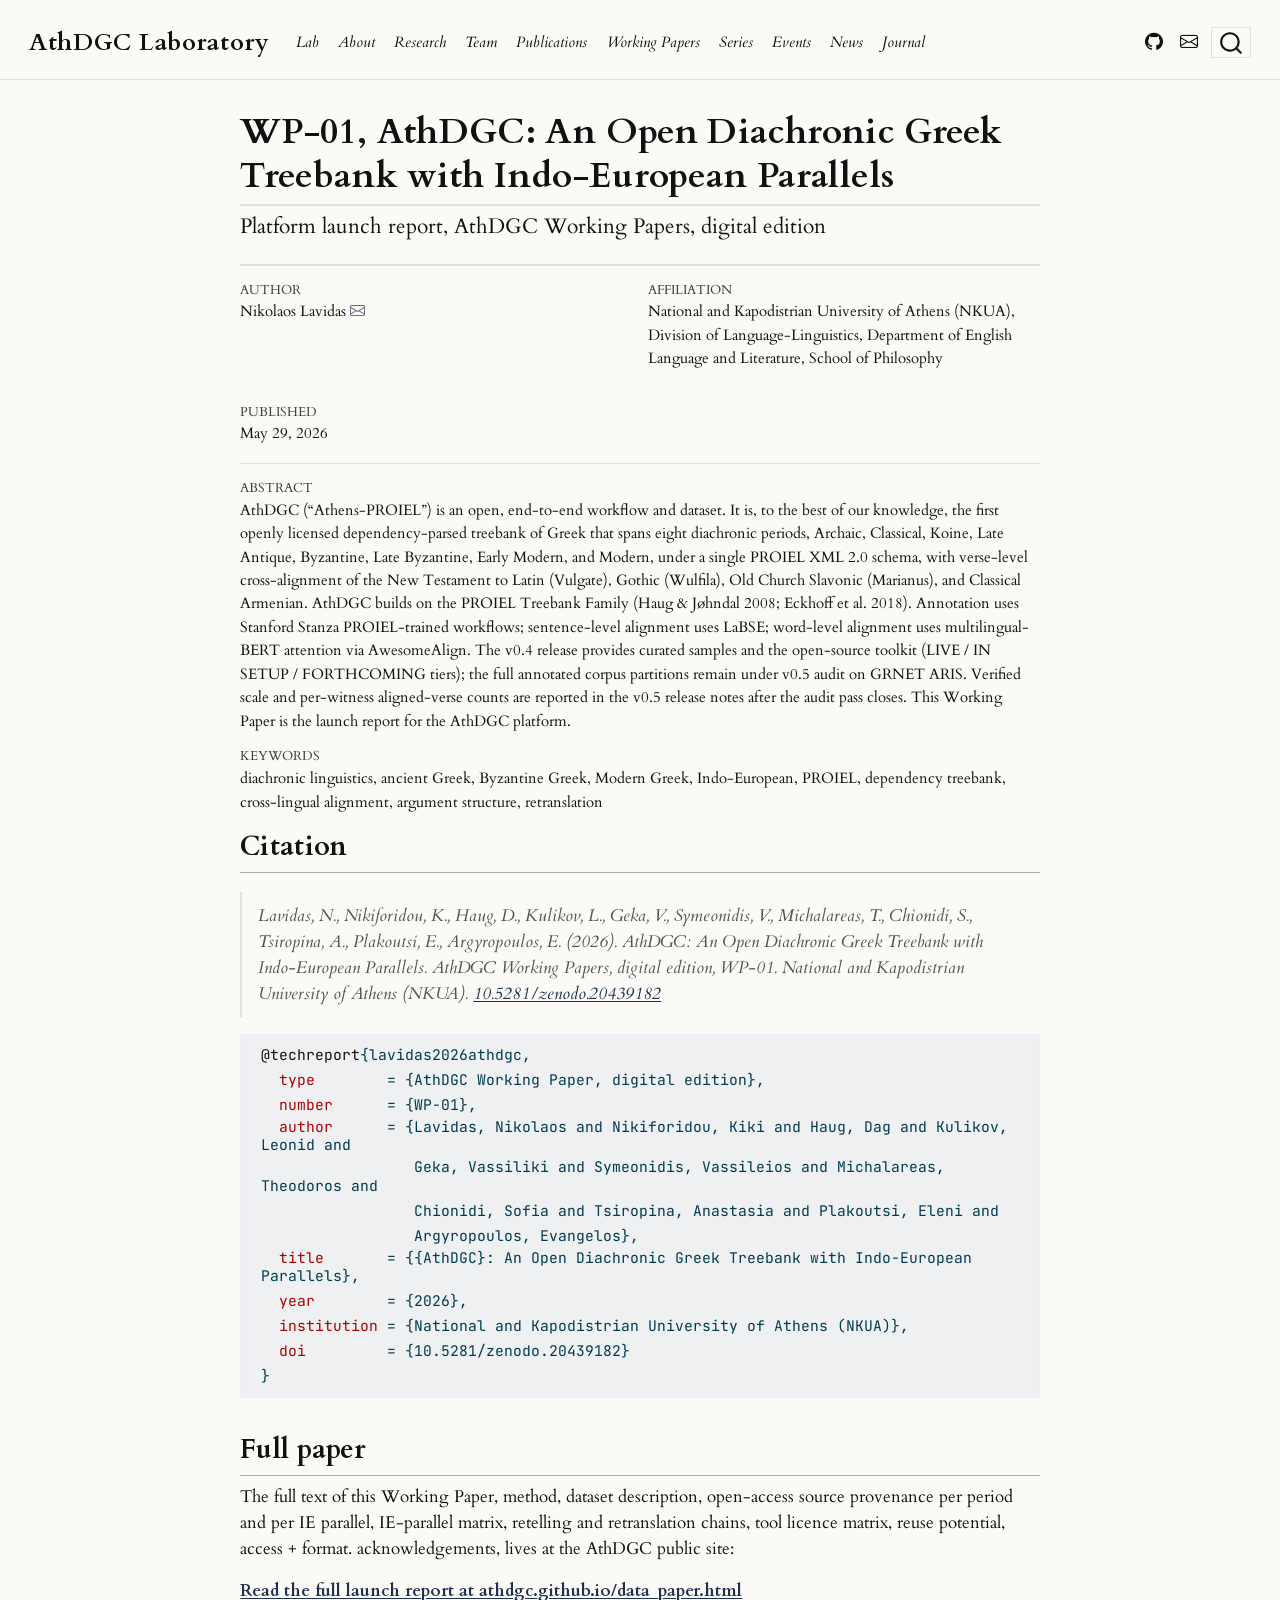
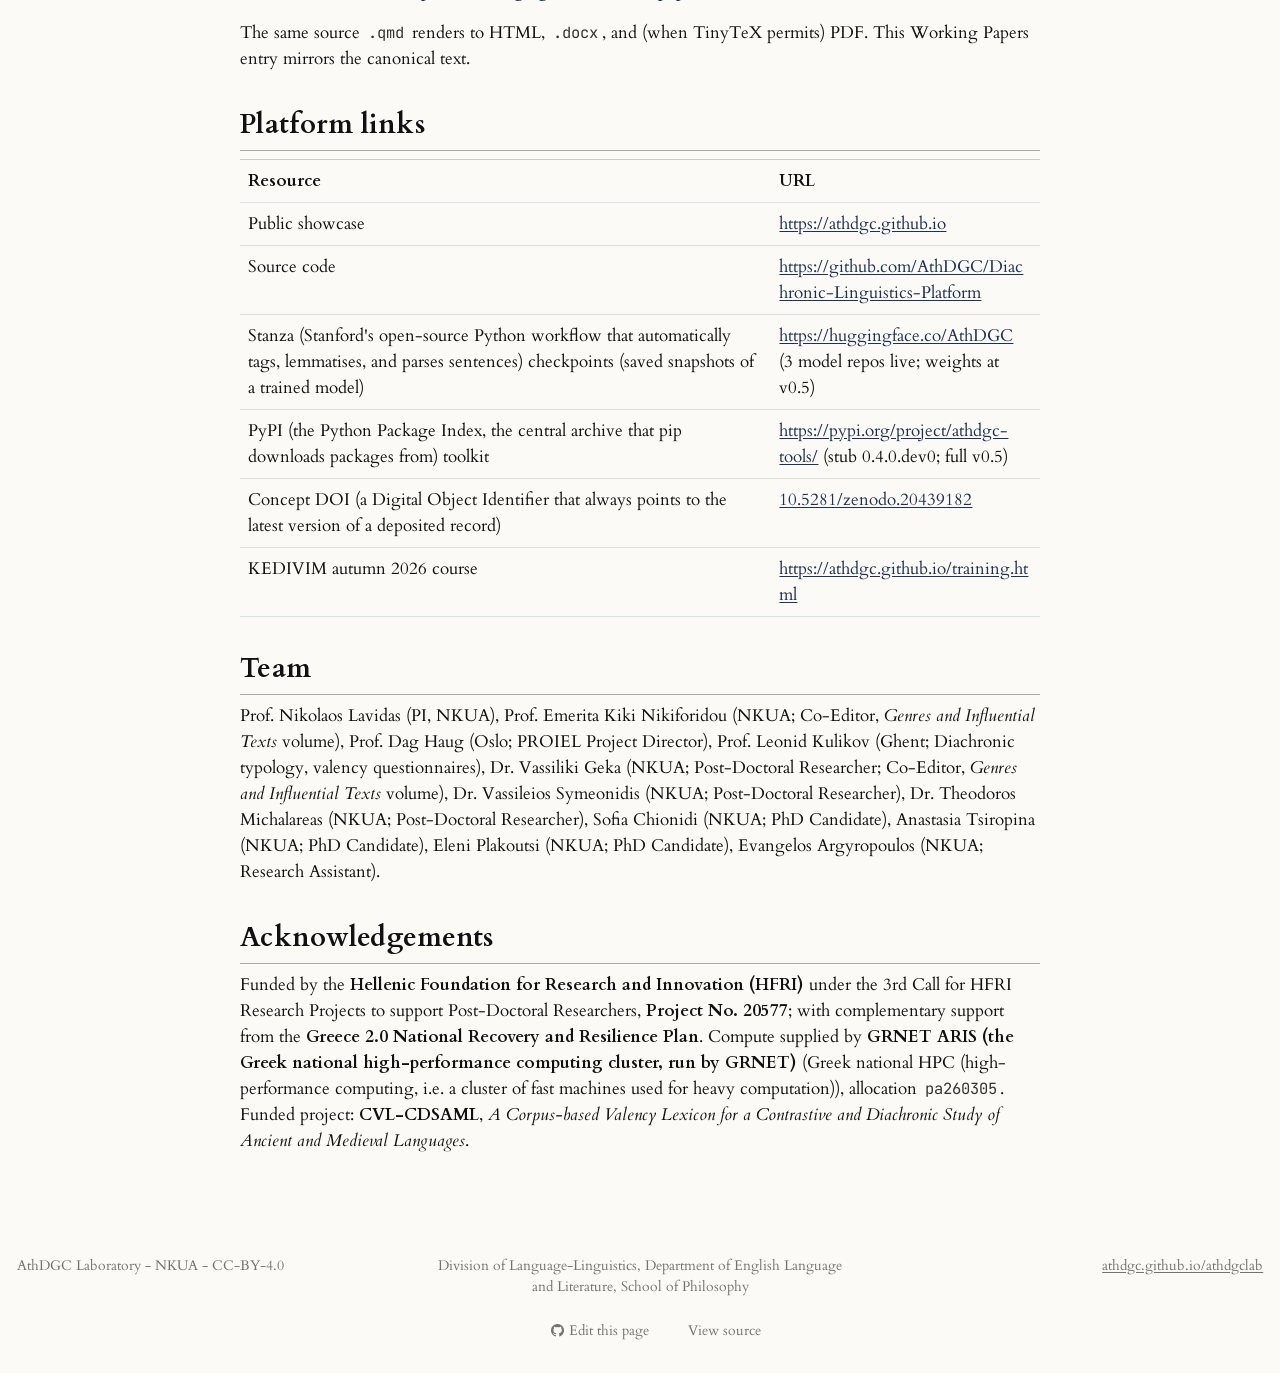
<file: papers/01-athdgc-launch.html>
<!DOCTYPE html>
<html xmlns="http://www.w3.org/1999/xhtml" lang="en" xml:lang="en"><head>

<meta charset="utf-8">
<meta name="generator" content="quarto-1.9.38">

<meta name="viewport" content="width=device-width, initial-scale=1.0, user-scalable=yes">

<meta name="author" content="Nikolaos Lavidas">
<meta name="dcterms.date" content="2026-05-29">
<meta name="keywords" content="diachronic linguistics, ancient Greek, Byzantine Greek, Modern Greek, Indo-European, PROIEL, dependency treebank, cross-lingual alignment, argument structure, retranslation">

<title>WP-01, AthDGC: An Open Diachronic Greek Treebank with Indo-European Parallels – AthDGC Laboratory</title>
<style>
/* Default styles provided by pandoc.
** See https://pandoc.org/MANUAL.html#variables-for-html for config info.
*/
code{white-space: pre-wrap;}
span.smallcaps{font-variant: small-caps;}
div.columns{display: flex; gap: min(4vw, 1.5em);}
div.column{flex: auto; overflow-x: auto;}
div.hanging-indent{margin-left: 1.5em; text-indent: -1.5em;}
ul.task-list{list-style: none;}
ul.task-list li input[type="checkbox"] {
  width: 0.8em;
  margin: 0 0.8em 0.2em -1em; /* quarto-specific, see https://github.com/quarto-dev/quarto-cli/issues/4556 */ 
  vertical-align: middle;
}
/* CSS for syntax highlighting */
html { -webkit-text-size-adjust: 100%; }
pre > code.sourceCode { white-space: pre; position: relative; }
pre > code.sourceCode > span { display: inline-block; line-height: 1.25; }
pre > code.sourceCode > span:empty { height: 1.2em; }
.sourceCode { overflow: visible; }
code.sourceCode > span { color: inherit; text-decoration: inherit; }
div.sourceCode { margin: 1em 0; }
pre.sourceCode { margin: 0; }
@media screen {
div.sourceCode { overflow: auto; }
}
@media print {
pre > code.sourceCode { white-space: pre-wrap; }
pre > code.sourceCode > span { text-indent: -5em; padding-left: 5em; }
}
pre.numberSource code
  { counter-reset: source-line 0; }
pre.numberSource code > span
  { position: relative; left: -4em; counter-increment: source-line; }
pre.numberSource code > span > a:first-child::before
  { content: counter(source-line);
    position: relative; left: -1em; text-align: right; vertical-align: baseline;
    border: none; display: inline-block;
    -webkit-touch-callout: none; -webkit-user-select: none;
    -khtml-user-select: none; -moz-user-select: none;
    -ms-user-select: none; user-select: none;
    padding: 0 4px; width: 4em;
  }
pre.numberSource { margin-left: 3em;  padding-left: 4px; }
div.sourceCode
  {   }
@media screen {
pre > code.sourceCode > span > a:first-child::before { text-decoration: underline; }
}
</style>


<script src="../site_libs/quarto-nav/quarto-nav.js"></script>
<script src="../site_libs/quarto-nav/headroom.min.js"></script>
<script src="../site_libs/clipboard/clipboard.min.js"></script>
<script src="../site_libs/quarto-search/autocomplete.umd.js"></script>
<script src="../site_libs/quarto-search/fuse.min.js"></script>
<script src="../site_libs/quarto-search/quarto-search.js"></script>
<meta name="quarto:offset" content="../">
<link href="../assets/favicon.svg" rel="icon" type="image/svg+xml">
<script src="../site_libs/quarto-html/quarto.js" type="module"></script>
<script src="../site_libs/quarto-html/tabsets/tabsets.js" type="module"></script>
<script src="../site_libs/quarto-html/popper.min.js"></script>
<script src="../site_libs/quarto-html/tippy.umd.min.js"></script>
<script src="../site_libs/quarto-html/anchor.min.js"></script>
<link href="../site_libs/quarto-html/tippy.css" rel="stylesheet">
<link href="../site_libs/quarto-html/quarto-syntax-highlighting-4f28ba486269c24c37d6df9a1cf56ebb.css" rel="stylesheet" id="quarto-text-highlighting-styles">
<script src="../site_libs/bootstrap/bootstrap.min.js"></script>
<link href="../site_libs/bootstrap/bootstrap-icons.css" rel="stylesheet">
<link href="../site_libs/bootstrap/bootstrap-739c84139b13f6cf8698549b638f01c8.min.css" rel="stylesheet" append-hash="true" id="quarto-bootstrap" data-mode="light">
<script id="quarto-search-options" type="application/json">{
  "location": "navbar",
  "copy-button": false,
  "collapse-after": 3,
  "panel-placement": "end",
  "type": "overlay",
  "limit": 50,
  "keyboard-shortcut": [
    "f",
    "/",
    "s"
  ],
  "language": {
    "search-no-results-text": "No results",
    "search-matching-documents-text": "matching documents",
    "search-copy-link-title": "Copy link to search",
    "search-hide-matches-text": "Hide additional matches",
    "search-more-match-text": "more match in this document",
    "search-more-matches-text": "more matches in this document",
    "search-clear-button-title": "Clear",
    "search-text-placeholder": "",
    "search-detached-cancel-button-title": "Cancel",
    "search-submit-button-title": "Submit",
    "search-label": "Search"
  }
}</script>


<link rel="stylesheet" href="../themes/lavidas-extras.css">
</head>

<body class="nav-fixed fullcontent quarto-light">

<div id="quarto-search-results"></div>
  <header id="quarto-header" class="headroom fixed-top">
    <nav class="navbar navbar-expand-lg " data-bs-theme="dark">
      <div class="navbar-container container-fluid">
      <div class="navbar-brand-container mx-auto">
    <a class="navbar-brand" href="../index.html">
    <span class="navbar-title">AthDGC Laboratory</span>
    </a>
  </div>
            <div id="quarto-search" class="" title="Search"></div>
          <button class="navbar-toggler" type="button" data-bs-toggle="collapse" data-bs-target="#navbarCollapse" aria-controls="navbarCollapse" role="menu" aria-expanded="false" aria-label="Toggle navigation" onclick="if (window.quartoToggleHeadroom) { window.quartoToggleHeadroom(); }">
  <span class="navbar-toggler-icon"></span>
</button>
          <div class="collapse navbar-collapse" id="navbarCollapse">
            <ul class="navbar-nav navbar-nav-scroll me-auto">
  <li class="nav-item">
    <a class="nav-link" href="../index.html"> 
<span class="menu-text">Lab</span></a>
  </li>  
  <li class="nav-item">
    <a class="nav-link" href="../about.html"> 
<span class="menu-text">About</span></a>
  </li>  
  <li class="nav-item">
    <a class="nav-link" href="../research.html"> 
<span class="menu-text">Research</span></a>
  </li>  
  <li class="nav-item">
    <a class="nav-link" href="../team.html"> 
<span class="menu-text">Team</span></a>
  </li>  
  <li class="nav-item">
    <a class="nav-link" href="../publications.html"> 
<span class="menu-text">Publications</span></a>
  </li>  
  <li class="nav-item">
    <a class="nav-link" href="../working-papers.html"> 
<span class="menu-text">Working Papers</span></a>
  </li>  
  <li class="nav-item">
    <a class="nav-link" href="../series.html"> 
<span class="menu-text">Series</span></a>
  </li>  
  <li class="nav-item">
    <a class="nav-link" href="../events.html"> 
<span class="menu-text">Events</span></a>
  </li>  
  <li class="nav-item">
    <a class="nav-link" href="../news.html"> 
<span class="menu-text">News</span></a>
  </li>  
  <li class="nav-item">
    <a class="nav-link" href="../journal.html"> 
<span class="menu-text">Journal</span></a>
  </li>  
</ul>
            <ul class="navbar-nav navbar-nav-scroll ms-auto">
  <li class="nav-item compact">
    <a class="nav-link" href="https://github.com/AthDGC"> <i class="bi bi-github" role="img" aria-label="GitHub">
</i> 
<span class="menu-text"></span></a>
  </li>  
  <li class="nav-item compact">
    <a class="nav-link" href="mailto:nlavidas@enl.uoa.gr"> <i class="bi bi-envelope" role="img" aria-label="Contact">
</i> 
<span class="menu-text"></span></a>
  </li>  
</ul>
          </div> <!-- /navcollapse -->
            <div class="quarto-navbar-tools">
</div>
      </div> <!-- /container-fluid -->
    </nav>
</header>
<!-- content -->
<div id="quarto-content" class="quarto-container page-columns page-rows-contents page-layout-article page-navbar">
<!-- sidebar -->
<!-- margin-sidebar -->
    
<!-- main -->
<main class="content" id="quarto-document-content">

<header id="title-block-header" class="quarto-title-block default">
<div class="quarto-title">
<h1 class="title">WP-01, AthDGC: An Open Diachronic Greek Treebank with Indo-European Parallels</h1>
<p class="subtitle lead">Platform launch report, AthDGC Working Papers, digital edition</p>
</div>


<div class="quarto-title-meta-author">
  <div class="quarto-title-meta-heading">Author</div>
  <div class="quarto-title-meta-heading">Affiliation</div>
  
    <div class="quarto-title-meta-contents">
    <p class="author">Nikolaos Lavidas <a href="mailto:nlavidas@enl.uoa.gr" class="quarto-title-author-email"><i class="bi bi-envelope"></i></a> </p>
  </div>
  <div class="quarto-title-meta-contents">
        <p class="affiliation">
            National and Kapodistrian University of Athens (NKUA), Division of Language-Linguistics, Department of English Language and Literature, School of Philosophy
          </p>
      </div>
  </div>

<div class="quarto-title-meta">

      
    <div>
    <div class="quarto-title-meta-heading">Published</div>
    <div class="quarto-title-meta-contents">
      <p class="date">May 29, 2026</p>
    </div>
  </div>
  
    
  </div>
  
<div>
  <div class="abstract">
    <div class="block-title">Abstract</div>
    <p>AthDGC (“Athens-PROIEL”) is an open, end-to-end workflow and dataset. It is, to the best of our knowledge, the first openly licensed dependency-parsed treebank of Greek that spans eight diachronic periods, Archaic, Classical, Koine, Late Antique, Byzantine, Late Byzantine, Early Modern, and Modern, under a single PROIEL XML 2.0 schema, with verse-level cross-alignment of the New Testament to Latin (Vulgate), Gothic (Wulfila), Old Church Slavonic (Marianus), and Classical Armenian. AthDGC builds on the PROIEL Treebank Family (Haug &amp; Jøhndal 2008; Eckhoff et al.&nbsp;2018). Annotation uses Stanford Stanza PROIEL-trained workflows; sentence-level alignment uses LaBSE; word-level alignment uses multilingual-BERT attention via AwesomeAlign. The v0.4 release provides curated samples and the open-source toolkit (LIVE / IN SETUP / FORTHCOMING tiers); the full annotated corpus partitions remain under v0.5 audit on GRNET ARIS. Verified scale and per-witness aligned-verse counts are reported in the v0.5 release notes after the audit pass closes. This Working Paper is the launch report for the AthDGC platform.</p>
  </div>
</div>

<div>
  <div class="keywords">
    <div class="block-title">Keywords</div>
    <p>diachronic linguistics, ancient Greek, Byzantine Greek, Modern Greek, Indo-European, PROIEL, dependency treebank, cross-lingual alignment, argument structure, retranslation</p>
  </div>
</div>

</header>


<section id="citation" class="level2">
<h2 class="anchored" data-anchor-id="citation">Citation</h2>
<blockquote class="blockquote">
<p>Lavidas, N., Nikiforidou, K., Haug, D., Kulikov, L., Geka, V., Symeonidis, V., Michalareas, T., Chionidi, S., Tsiropina, A., Plakoutsi, E., Argyropoulos, E. (2026). <em>AthDGC: An Open Diachronic Greek Treebank with Indo-European Parallels</em>. AthDGC Working Papers, digital edition, WP-01. National and Kapodistrian University of Athens (NKUA). <a href="https://doi.org/10.5281/zenodo.20439182">10.5281/zenodo.20439182</a></p>
</blockquote>
<div class="code-copy-outer-scaffold"><div class="sourceCode" id="cb1"><pre class="sourceCode bibtex code-with-copy"><code class="sourceCode bibtex"><span id="cb1-1"><a href="#cb1-1" aria-hidden="true" tabindex="-1"></a><span class="va">@techreport</span>{<span class="ot">lavidas2026athdgc</span>,</span>
<span id="cb1-2"><a href="#cb1-2" aria-hidden="true" tabindex="-1"></a>  <span class="dt">type</span>        = {AthDGC Working Paper, digital edition},</span>
<span id="cb1-3"><a href="#cb1-3" aria-hidden="true" tabindex="-1"></a>  <span class="dt">number</span>      = {WP-01},</span>
<span id="cb1-4"><a href="#cb1-4" aria-hidden="true" tabindex="-1"></a>  <span class="dt">author</span>      = {Lavidas, Nikolaos and Nikiforidou, Kiki and Haug, Dag and Kulikov, Leonid and</span>
<span id="cb1-5"><a href="#cb1-5" aria-hidden="true" tabindex="-1"></a>                 Geka, Vassiliki and Symeonidis, Vassileios and Michalareas, Theodoros and</span>
<span id="cb1-6"><a href="#cb1-6" aria-hidden="true" tabindex="-1"></a>                 Chionidi, Sofia and Tsiropina, Anastasia and Plakoutsi, Eleni and</span>
<span id="cb1-7"><a href="#cb1-7" aria-hidden="true" tabindex="-1"></a>                 Argyropoulos, Evangelos},</span>
<span id="cb1-8"><a href="#cb1-8" aria-hidden="true" tabindex="-1"></a>  <span class="dt">title</span>       = {{AthDGC}: An Open Diachronic Greek Treebank with Indo-European Parallels},</span>
<span id="cb1-9"><a href="#cb1-9" aria-hidden="true" tabindex="-1"></a>  <span class="dt">year</span>        = {2026},</span>
<span id="cb1-10"><a href="#cb1-10" aria-hidden="true" tabindex="-1"></a>  <span class="dt">institution</span> = {National and Kapodistrian University of Athens (NKUA)},</span>
<span id="cb1-11"><a href="#cb1-11" aria-hidden="true" tabindex="-1"></a>  <span class="dt">doi</span>         = {10.5281/zenodo.20439182}</span>
<span id="cb1-12"><a href="#cb1-12" aria-hidden="true" tabindex="-1"></a>}</span></code></pre></div><button title="Copy to Clipboard" class="code-copy-button"><i class="bi"></i></button></div>
</section>
<section id="full-paper" class="level2">
<h2 class="anchored" data-anchor-id="full-paper">Full paper</h2>
<p>The full text of this Working Paper, method, dataset description, open-access source provenance per period and per IE parallel, IE-parallel matrix, retelling and retranslation chains, tool licence matrix, reuse potential, access + format. acknowledgements, lives at the AthDGC public site:</p>
<p><a href="https://athdgc.github.io/data_paper.html"><strong>Read the full launch report at athdgc.github.io/data_paper.html</strong></a></p>
<p>The same source <code>.qmd</code> renders to HTML, <code>.docx</code>, and (when TinyTeX permits) PDF. This Working Papers entry mirrors the canonical text.</p>
</section>
<section id="platform-links" class="level2">
<h2 class="anchored" data-anchor-id="platform-links">Platform links</h2>
<table class="caption-top table">
<thead>
<tr class="header">
<th>Resource</th>
<th>URL</th>
</tr>
</thead>
<tbody>
<tr class="odd">
<td>Public showcase</td>
<td><a href="https://athdgc.github.io" class="uri">https://athdgc.github.io</a></td>
</tr>
<tr class="even">
<td>Source code</td>
<td><a href="https://github.com/AthDGC/Diachronic-Linguistics-Platform" class="uri">https://github.com/AthDGC/Diachronic-Linguistics-Platform</a></td>
</tr>
<tr class="odd">
<td>Stanza (Stanford's open-source Python workflow that automatically tags, lemmatises, and parses sentences) checkpoints (saved snapshots of a trained model)</td>
<td><a href="https://huggingface.co/AthDGC" class="uri">https://huggingface.co/AthDGC</a> (3 model repos live; weights at v0.5)</td>
</tr>
<tr class="even">
<td>PyPI (the Python Package Index, the central archive that pip downloads packages from) toolkit</td>
<td><a href="https://pypi.org/project/athdgc-tools/" class="uri">https://pypi.org/project/athdgc-tools/</a> (stub 0.4.0.dev0; full v0.5)</td>
</tr>
<tr class="odd">
<td>Concept DOI (a Digital Object Identifier that always points to the latest version of a deposited record)</td>
<td><a href="https://doi.org/10.5281/zenodo.20439182">10.5281/zenodo.20439182</a></td>
</tr>
<tr class="even">
<td>KEDIVIM autumn 2026 course</td>
<td><a href="https://athdgc.github.io/training.html" class="uri">https://athdgc.github.io/training.html</a></td>
</tr>
</tbody>
</table>
</section>
<section id="team" class="level2">
<h2 class="anchored" data-anchor-id="team">Team</h2>
<p>Prof. Nikolaos Lavidas (PI, NKUA), Prof. Emerita Kiki Nikiforidou (NKUA; Co-Editor, <em>Genres and Influential Texts</em> volume), Prof. Dag Haug (Oslo; PROIEL Project Director), Prof. Leonid Kulikov (Ghent; Diachronic typology, valency questionnaires), Dr. Vassiliki Geka (NKUA; Post-Doctoral Researcher; Co-Editor, <em>Genres and Influential Texts</em> volume), Dr. Vassileios Symeonidis (NKUA; Post-Doctoral Researcher), Dr. Theodoros Michalareas (NKUA; Post-Doctoral Researcher), Sofia Chionidi (NKUA; PhD Candidate), Anastasia Tsiropina (NKUA; PhD Candidate), Eleni Plakoutsi (NKUA; PhD Candidate), Evangelos Argyropoulos (NKUA; Research Assistant).</p>
</section>
<section id="acknowledgements" class="level2">
<h2 class="anchored" data-anchor-id="acknowledgements">Acknowledgements</h2>
<p>Funded by the <strong>Hellenic Foundation for Research and Innovation (HFRI)</strong> under the 3rd Call for HFRI Research Projects to support Post-Doctoral Researchers, <strong>Project No. 20577</strong>; with complementary support from the <strong>Greece 2.0 National Recovery and Resilience Plan</strong>. Compute supplied by <strong>GRNET ARIS (the Greek national high-performance computing cluster, run by GRNET)</strong> (Greek national HPC (high-performance computing, i.e. a cluster of fast machines used for heavy computation)), allocation <code>pa260305</code>. Funded project: <strong>CVL-CDSAML</strong>, <em>A Corpus-based Valency Lexicon for a Contrastive and Diachronic Study of Ancient and Medieval Languages</em>.</p>


</section>

</main> <!-- /main -->
<script id="quarto-html-after-body" type="application/javascript">
  window.document.addEventListener("DOMContentLoaded", function (event) {
    const icon = "";
    const anchorJS = new window.AnchorJS();
    anchorJS.options = {
      placement: 'right',
      icon: icon
    };
    anchorJS.add('.anchored');
    const isCodeAnnotation = (el) => {
      for (const clz of el.classList) {
        if (clz.startsWith('code-annotation-')) {                     
          return true;
        }
      }
      return false;
    }
    const onCopySuccess = function(e) {
      // button target
      const button = e.trigger;
      // don't keep focus
      button.blur();
      // flash "checked"
      button.classList.add('code-copy-button-checked');
      var currentTitle = button.getAttribute("title");
      button.setAttribute("title", "Copied!");
      let tooltip;
      if (window.bootstrap) {
        button.setAttribute("data-bs-toggle", "tooltip");
        button.setAttribute("data-bs-placement", "left");
        button.setAttribute("data-bs-title", "Copied!");
        tooltip = new bootstrap.Tooltip(button, 
          { trigger: "manual", 
            customClass: "code-copy-button-tooltip",
            offset: [0, -8]});
        tooltip.show();    
      }
      setTimeout(function() {
        if (tooltip) {
          tooltip.hide();
          button.removeAttribute("data-bs-title");
          button.removeAttribute("data-bs-toggle");
          button.removeAttribute("data-bs-placement");
        }
        button.setAttribute("title", currentTitle);
        button.classList.remove('code-copy-button-checked');
      }, 1000);
      // clear code selection
      e.clearSelection();
    }
    const getTextToCopy = function(trigger) {
      const outerScaffold = trigger.parentElement.cloneNode(true);
      const codeEl = outerScaffold.querySelector('code');
      for (const childEl of codeEl.children) {
        if (isCodeAnnotation(childEl)) {
          childEl.remove();
        }
      }
      return codeEl.innerText;
    }
    const clipboard = new window.ClipboardJS('.code-copy-button:not([data-in-quarto-modal])', {
      text: getTextToCopy
    });
    clipboard.on('success', onCopySuccess);
    if (window.document.getElementById('quarto-embedded-source-code-modal')) {
      const clipboardModal = new window.ClipboardJS('.code-copy-button[data-in-quarto-modal]', {
        text: getTextToCopy,
        container: window.document.getElementById('quarto-embedded-source-code-modal')
      });
      clipboardModal.on('success', onCopySuccess);
    }
      var localhostRegex = new RegExp(/^(?:http|https):\/\/localhost\:?[0-9]*\//);
      var mailtoRegex = new RegExp(/^mailto:/);
        var filterRegex = new RegExp("https:\/\/athdgc\.github\.io\/athdgclab");
      var isInternal = (href) => {
          return filterRegex.test(href) || localhostRegex.test(href) || mailtoRegex.test(href);
      }
      // Inspect non-navigation links and adorn them if external
     var links = window.document.querySelectorAll('a[href]:not(.nav-link):not(.navbar-brand):not(.toc-action):not(.sidebar-link):not(.sidebar-item-toggle):not(.pagination-link):not(.no-external):not([aria-hidden]):not(.dropdown-item):not(.quarto-navigation-tool):not(.about-link)');
      for (var i=0; i<links.length; i++) {
        const link = links[i];
        if (!isInternal(link.href)) {
          // undo the damage that might have been done by quarto-nav.js in the case of
          // links that we want to consider external
          if (link.dataset.originalHref !== undefined) {
            link.href = link.dataset.originalHref;
          }
        }
      }
    function tippyHover(el, contentFn, onTriggerFn, onUntriggerFn) {
      const config = {
        allowHTML: true,
        maxWidth: 500,
        delay: 100,
        arrow: false,
        appendTo: function(el) {
            return el.parentElement;
        },
        interactive: true,
        interactiveBorder: 10,
        theme: 'quarto',
        placement: 'bottom-start',
      };
      if (contentFn) {
        config.content = contentFn;
      }
      if (onTriggerFn) {
        config.onTrigger = onTriggerFn;
      }
      if (onUntriggerFn) {
        config.onUntrigger = onUntriggerFn;
      }
      window.tippy(el, config); 
    }
    const noterefs = window.document.querySelectorAll('a[role="doc-noteref"]');
    for (var i=0; i<noterefs.length; i++) {
      const ref = noterefs[i];
      tippyHover(ref, function() {
        // use id or data attribute instead here
        let href = ref.getAttribute('data-footnote-href') || ref.getAttribute('href');
        try { href = new URL(href).hash; } catch {}
        const id = href.replace(/^#\/?/, "");
        const note = window.document.getElementById(id);
        if (note) {
          return note.innerHTML;
        } else {
          return "";
        }
      });
    }
    const xrefs = window.document.querySelectorAll('a.quarto-xref');
    const processXRef = (id, note) => {
      // Strip column container classes
      const stripColumnClz = (el) => {
        el.classList.remove("page-full", "page-columns");
        if (el.children) {
          for (const child of el.children) {
            stripColumnClz(child);
          }
        }
      }
      stripColumnClz(note)
      if (id === null || id.startsWith('sec-')) {
        // Special case sections, only their first couple elements
        const container = document.createElement("div");
        if (note.children && note.children.length > 2) {
          container.appendChild(note.children[0].cloneNode(true));
          for (let i = 1; i < note.children.length; i++) {
            const child = note.children[i];
            if (child.tagName === "P" && child.innerText === "") {
              continue;
            } else {
              container.appendChild(child.cloneNode(true));
              break;
            }
          }
          if (window.Quarto?.typesetMath) {
            window.Quarto.typesetMath(container);
          }
          return container.innerHTML
        } else {
          if (window.Quarto?.typesetMath) {
            window.Quarto.typesetMath(note);
          }
          return note.innerHTML;
        }
      } else {
        // Remove any anchor links if they are present
        const anchorLink = note.querySelector('a.anchorjs-link');
        if (anchorLink) {
          anchorLink.remove();
        }
        if (window.Quarto?.typesetMath) {
          window.Quarto.typesetMath(note);
        }
        if (note.classList.contains("callout")) {
          return note.outerHTML;
        } else {
          return note.innerHTML;
        }
      }
    }
    for (var i=0; i<xrefs.length; i++) {
      const xref = xrefs[i];
      tippyHover(xref, undefined, function(instance) {
        instance.disable();
        let url = xref.getAttribute('href');
        let hash = undefined; 
        if (url.startsWith('#')) {
          hash = url;
        } else {
          try { hash = new URL(url).hash; } catch {}
        }
        if (hash) {
          const id = hash.replace(/^#\/?/, "");
          const note = window.document.getElementById(id);
          if (note !== null) {
            try {
              const html = processXRef(id, note.cloneNode(true));
              instance.setContent(html);
            } finally {
              instance.enable();
              instance.show();
            }
          } else {
            // See if we can fetch this
            fetch(url.split('#')[0])
            .then(res => res.text())
            .then(html => {
              const parser = new DOMParser();
              const htmlDoc = parser.parseFromString(html, "text/html");
              const note = htmlDoc.getElementById(id);
              if (note !== null) {
                const html = processXRef(id, note);
                instance.setContent(html);
              } 
            }).finally(() => {
              instance.enable();
              instance.show();
            });
          }
        } else {
          // See if we can fetch a full url (with no hash to target)
          // This is a special case and we should probably do some content thinning / targeting
          fetch(url)
          .then(res => res.text())
          .then(html => {
            const parser = new DOMParser();
            const htmlDoc = parser.parseFromString(html, "text/html");
            const note = htmlDoc.querySelector('main.content');
            if (note !== null) {
              // This should only happen for chapter cross references
              // (since there is no id in the URL)
              // remove the first header
              if (note.children.length > 0 && note.children[0].tagName === "HEADER") {
                note.children[0].remove();
              }
              const html = processXRef(null, note);
              instance.setContent(html);
            } 
          }).finally(() => {
            instance.enable();
            instance.show();
          });
        }
      }, function(instance) {
      });
    }
        let selectedAnnoteEl;
        const selectorForAnnotation = ( cell, annotation) => {
          let cellAttr = 'data-code-cell="' + cell + '"';
          let lineAttr = 'data-code-annotation="' +  annotation + '"';
          const selector = 'span[' + cellAttr + '][' + lineAttr + ']';
          return selector;
        }
        const selectCodeLines = (annoteEl) => {
          const doc = window.document;
          const targetCell = annoteEl.getAttribute("data-target-cell");
          const targetAnnotation = annoteEl.getAttribute("data-target-annotation");
          const annoteSpan = window.document.querySelector(selectorForAnnotation(targetCell, targetAnnotation));
          const lines = annoteSpan.getAttribute("data-code-lines").split(",");
          const lineIds = lines.map((line) => {
            return targetCell + "-" + line;
          })
          let top = null;
          let height = null;
          let parent = null;
          if (lineIds.length > 0) {
              //compute the position of the single el (top and bottom and make a div)
              const el = window.document.getElementById(lineIds[0]);
              top = el.offsetTop;
              height = el.offsetHeight;
              parent = el.parentElement.parentElement;
            if (lineIds.length > 1) {
              const lastEl = window.document.getElementById(lineIds[lineIds.length - 1]);
              const bottom = lastEl.offsetTop + lastEl.offsetHeight;
              height = bottom - top;
            }
            if (top !== null && height !== null && parent !== null) {
              // cook up a div (if necessary) and position it 
              let div = window.document.getElementById("code-annotation-line-highlight");
              if (div === null) {
                div = window.document.createElement("div");
                div.setAttribute("id", "code-annotation-line-highlight");
                div.style.position = 'absolute';
                parent.appendChild(div);
              }
              div.style.top = top - 2 + "px";
              div.style.height = height + 4 + "px";
              div.style.left = 0;
              let gutterDiv = window.document.getElementById("code-annotation-line-highlight-gutter");
              if (gutterDiv === null) {
                gutterDiv = window.document.createElement("div");
                gutterDiv.setAttribute("id", "code-annotation-line-highlight-gutter");
                gutterDiv.style.position = 'absolute';
                const codeCell = window.document.getElementById(targetCell);
                const gutter = codeCell.querySelector('.code-annotation-gutter');
                gutter.appendChild(gutterDiv);
              }
              gutterDiv.style.top = top - 2 + "px";
              gutterDiv.style.height = height + 4 + "px";
            }
            selectedAnnoteEl = annoteEl;
          }
        };
        const unselectCodeLines = () => {
          const elementsIds = ["code-annotation-line-highlight", "code-annotation-line-highlight-gutter"];
          elementsIds.forEach((elId) => {
            const div = window.document.getElementById(elId);
            if (div) {
              div.remove();
            }
          });
          selectedAnnoteEl = undefined;
        };
          // Handle positioning of the toggle
      window.addEventListener(
        "resize",
        throttle(() => {
          elRect = undefined;
          if (selectedAnnoteEl) {
            selectCodeLines(selectedAnnoteEl);
          }
        }, 10)
      );
      function throttle(fn, ms) {
      let throttle = false;
      let timer;
        return (...args) => {
          if(!throttle) { // first call gets through
              fn.apply(this, args);
              throttle = true;
          } else { // all the others get throttled
              if(timer) clearTimeout(timer); // cancel #2
              timer = setTimeout(() => {
                fn.apply(this, args);
                timer = throttle = false;
              }, ms);
          }
        };
      }
        // Attach click handler to the DT
        const annoteDls = window.document.querySelectorAll('dt[data-target-cell]');
        for (const annoteDlNode of annoteDls) {
          annoteDlNode.addEventListener('click', (event) => {
            const clickedEl = event.target;
            if (clickedEl !== selectedAnnoteEl) {
              unselectCodeLines();
              const activeEl = window.document.querySelector('dt[data-target-cell].code-annotation-active');
              if (activeEl) {
                activeEl.classList.remove('code-annotation-active');
              }
              selectCodeLines(clickedEl);
              clickedEl.classList.add('code-annotation-active');
            } else {
              // Unselect the line
              unselectCodeLines();
              clickedEl.classList.remove('code-annotation-active');
            }
          });
        }
    const findCites = (el) => {
      const parentEl = el.parentElement;
      if (parentEl) {
        const cites = parentEl.dataset.cites;
        if (cites) {
          return {
            el,
            cites: cites.split(' ')
          };
        } else {
          return findCites(el.parentElement)
        }
      } else {
        return undefined;
      }
    };
    var bibliorefs = window.document.querySelectorAll('a[role="doc-biblioref"]');
    for (var i=0; i<bibliorefs.length; i++) {
      const ref = bibliorefs[i];
      const citeInfo = findCites(ref);
      if (citeInfo) {
        tippyHover(citeInfo.el, function() {
          var popup = window.document.createElement('div');
          citeInfo.cites.forEach(function(cite) {
            var citeDiv = window.document.createElement('div');
            citeDiv.classList.add('hanging-indent');
            citeDiv.classList.add('csl-entry');
            var biblioDiv = window.document.getElementById('ref-' + cite);
            if (biblioDiv) {
              citeDiv.innerHTML = biblioDiv.innerHTML;
            }
            popup.appendChild(citeDiv);
          });
          return popup.innerHTML;
        });
      }
    }
  });
  </script>
</div> <!-- /content -->
<footer class="footer">
  <div class="nav-footer">
    <div class="nav-footer-left">
<p>AthDGC Laboratory - NKUA - CC-BY-4.0</p>
</div>   
    <div class="nav-footer-center">
<p>Division of Language-Linguistics, Department of English Language and Literature, School of Philosophy</p>
<div class="toc-actions"><ul><li><a href="https://github.com/AthDGC/athdgclab/edit/main/papers/01-athdgc-launch.qmd" class="toc-action"><i class="bi bi-github"></i>Edit this page</a></li><li><a href="https://github.com/AthDGC/athdgclab/blob/main/papers/01-athdgc-launch.qmd" class="toc-action"><i class="bi empty"></i>View source</a></li></ul></div></div>
    <div class="nav-footer-right">
<p><a href="https://athdgc.github.io/athdgclab">athdgc.github.io/athdgclab</a></p>
</div>
  </div>
</footer>




</body></html>
</file>
<file: site_libs/quarto-html/tippy.css>
.tippy-box[data-animation=fade][data-state=hidden]{opacity:0}[data-tippy-root]{max-width:calc(100vw - 10px)}.tippy-box{position:relative;background-color:#333;color:#fff;border-radius:4px;font-size:14px;line-height:1.4;white-space:normal;outline:0;transition-property:transform,visibility,opacity}.tippy-box[data-placement^=top]>.tippy-arrow{bottom:0}.tippy-box[data-placement^=top]>.tippy-arrow:before{bottom:-7px;left:0;border-width:8px 8px 0;border-top-color:initial;transform-origin:center top}.tippy-box[data-placement^=bottom]>.tippy-arrow{top:0}.tippy-box[data-placement^=bottom]>.tippy-arrow:before{top:-7px;left:0;border-width:0 8px 8px;border-bottom-color:initial;transform-origin:center bottom}.tippy-box[data-placement^=left]>.tippy-arrow{right:0}.tippy-box[data-placement^=left]>.tippy-arrow:before{border-width:8px 0 8px 8px;border-left-color:initial;right:-7px;transform-origin:center left}.tippy-box[data-placement^=right]>.tippy-arrow{left:0}.tippy-box[data-placement^=right]>.tippy-arrow:before{left:-7px;border-width:8px 8px 8px 0;border-right-color:initial;transform-origin:center right}.tippy-box[data-inertia][data-state=visible]{transition-timing-function:cubic-bezier(.54,1.5,.38,1.11)}.tippy-arrow{width:16px;height:16px;color:#333}.tippy-arrow:before{content:"";position:absolute;border-color:transparent;border-style:solid}.tippy-content{position:relative;padding:5px 9px;z-index:1}
</file>
<file: site_libs/quarto-html/quarto-syntax-highlighting-4f28ba486269c24c37d6df9a1cf56ebb.css>
/* quarto syntax highlight colors */
:root {
  --quarto-hl-ot-color: #003B4F;
  --quarto-hl-at-color: #657422;
  --quarto-hl-ss-color: #20794D;
  --quarto-hl-an-color: #5E5E5E;
  --quarto-hl-fu-color: #4758AB;
  --quarto-hl-st-color: #20794D;
  --quarto-hl-cf-color: #003B4F;
  --quarto-hl-op-color: #5E5E5E;
  --quarto-hl-er-color: #AD0000;
  --quarto-hl-bn-color: #AD0000;
  --quarto-hl-al-color: #AD0000;
  --quarto-hl-va-color: #111111;
  --quarto-hl-bu-color: inherit;
  --quarto-hl-ex-color: inherit;
  --quarto-hl-pp-color: #AD0000;
  --quarto-hl-in-color: #5E5E5E;
  --quarto-hl-vs-color: #20794D;
  --quarto-hl-wa-color: #5E5E5E;
  --quarto-hl-do-color: #5E5E5E;
  --quarto-hl-im-color: #00769E;
  --quarto-hl-ch-color: #20794D;
  --quarto-hl-dt-color: #AD0000;
  --quarto-hl-fl-color: #AD0000;
  --quarto-hl-co-color: #5E5E5E;
  --quarto-hl-cv-color: #5E5E5E;
  --quarto-hl-cn-color: #8f5902;
  --quarto-hl-sc-color: #5E5E5E;
  --quarto-hl-dv-color: #AD0000;
  --quarto-hl-kw-color: #003B4F;
}

/* other quarto variables */
:root {
  --quarto-font-monospace: "JetBrains Mono", "DejaVu Sans Mono", "Consolas", monospace;
}

/* syntax highlight based on Pandoc's rules */
pre > code.sourceCode > span {
  color: #003B4F;
}

code.sourceCode > span {
  color: #003B4F;
}

div.sourceCode,
div.sourceCode pre.sourceCode {
  color: #003B4F;
}

/* Normal */
code span {
  color: #003B4F;
}

/* Alert */
code span.al {
  color: #AD0000;
  font-style: inherit;
}

/* Annotation */
code span.an {
  color: #5E5E5E;
  font-style: inherit;
}

/* Attribute */
code span.at {
  color: #657422;
  font-style: inherit;
}

/* BaseN */
code span.bn {
  color: #AD0000;
  font-style: inherit;
}

/* BuiltIn */
code span.bu {
  font-style: inherit;
}

/* ControlFlow */
code span.cf {
  color: #003B4F;
  font-weight: bold;
  font-style: inherit;
}

/* Char */
code span.ch {
  color: #20794D;
  font-style: inherit;
}

/* Constant */
code span.cn {
  color: #8f5902;
  font-style: inherit;
}

/* Comment */
code span.co {
  color: #5E5E5E;
  font-style: inherit;
}

/* CommentVar */
code span.cv {
  color: #5E5E5E;
  font-style: italic;
}

/* Documentation */
code span.do {
  color: #5E5E5E;
  font-style: italic;
}

/* DataType */
code span.dt {
  color: #AD0000;
  font-style: inherit;
}

/* DecVal */
code span.dv {
  color: #AD0000;
  font-style: inherit;
}

/* Error */
code span.er {
  color: #AD0000;
  font-style: inherit;
}

/* Extension */
code span.ex {
  font-style: inherit;
}

/* Float */
code span.fl {
  color: #AD0000;
  font-style: inherit;
}

/* Function */
code span.fu {
  color: #4758AB;
  font-style: inherit;
}

/* Import */
code span.im {
  color: #00769E;
  font-style: inherit;
}

/* Information */
code span.in {
  color: #5E5E5E;
  font-style: inherit;
}

/* Keyword */
code span.kw {
  color: #003B4F;
  font-weight: bold;
  font-style: inherit;
}

/* Operator */
code span.op {
  color: #5E5E5E;
  font-style: inherit;
}

/* Other */
code span.ot {
  color: #003B4F;
  font-style: inherit;
}

/* Preprocessor */
code span.pp {
  color: #AD0000;
  font-style: inherit;
}

/* SpecialChar */
code span.sc {
  color: #5E5E5E;
  font-style: inherit;
}

/* SpecialString */
code span.ss {
  color: #20794D;
  font-style: inherit;
}

/* String */
code span.st {
  color: #20794D;
  font-style: inherit;
}

/* Variable */
code span.va {
  color: #111111;
  font-style: inherit;
}

/* VerbatimString */
code span.vs {
  color: #20794D;
  font-style: inherit;
}

/* Warning */
code span.wa {
  color: #5E5E5E;
  font-style: italic;
}

.prevent-inlining {
  content: "</";
}

/*# sourceMappingURL=6366a31870d2d0fa0f3e9b34a5394ad7.css.map */
</file>
<file: themes/lavidas-extras.css>
/* Font import for Old Standard TT (Didot-style Greek) + Cardo + JetBrains Mono */
@import url('https://fonts.googleapis.com/css2?family=Old+Standard+TT:ital,wght@0,400;0,700;1,400&family=Cardo:ital,wght@0,400;0,700;1,400&family=JetBrains+Mono:wght@400;600&display=swap');

/* Greek-glyph polish: nudge Cardo Greek slightly lower for descender clarity */
.greek, [lang="grc"], [lang="el"] {
  font-feature-settings: "kern" 1, "liga" 1;
}

/* PROIEL tree visualisation - inherits the house typography */
.proiel-tree {
  font-family: "JetBrains Mono", monospace;
  font-size: 0.85rem;
  line-height: 1.9;
  margin: 1rem 0;
}
.proiel-tree .pt-node {
  display: flex;
  gap: 14px;
  align-items: baseline;
  padding: 1px 0;
}
.proiel-tree .pt-node[data-depth="0"]::before { content: "• "; color: #777; }
.proiel-tree .pt-node[data-depth="1"]::before,
.proiel-tree .pt-node[data-depth="2"]::before,
.proiel-tree .pt-node[data-depth="3"]::before,
.proiel-tree .pt-node[data-depth="4"]::before { content: "└─ "; color: #777; }
.proiel-tree .pt-id { color: #777; min-width: 28px; }
.proiel-tree .pt-rel { color: #111; font-style: italic; min-width: 72px; }
.proiel-tree .pt-form { font-family: "Old Standard TT", serif; font-size: 1.1rem; color: #111; min-width: 90px; }
.proiel-tree .pt-lemma { font-family: "Old Standard TT", serif; font-style: italic; color: #444; min-width: 80px; }
.proiel-tree .pt-pos { color: #777; font-size: 0.78em; min-width: 40px; }
.proiel-tree .pt-feat { color: #777; font-size: 0.78em; max-width: 320px; overflow: hidden; text-overflow: ellipsis; white-space: nowrap; }

/* Citation block: monospace DOI with subtle frame */
.citation-block {
  font-family: "JetBrains Mono", monospace;
  font-size: 0.85rem;
  border-left: 2px solid #aaa;
  padding: 0.6rem 0 0.6rem 1rem;
  margin: 1.2rem 0;
  color: #333;
}

/* Hide colored Quarto announcement / callout backgrounds */
.callout.callout-note, .callout.callout-tip, .callout.callout-important,
.callout.callout-warning, .callout.callout-caution {
  background: transparent !important;
  border-left: 2px solid #aaa !important;
}
.callout-header { background: transparent !important; }

/* ============================================================
   PROIEL sample blocks (samples.qmd)
   .proiel-tree    -- ASCII-art dependency tree, monospaced
   .proiel-arg     -- argument-structure frame table
   .proiel-xml     -- raw PROIEL XML 2.0 code block
   .proiel-key     -- legend block (italic serif)
   ============================================================ */

.proiel-tree pre,
.proiel-tree code {
  font-family: "JetBrains Mono", "DejaVu Sans Mono", monospace !important;
  font-size: 0.92rem !important;
  line-height: 1.6 !important;
  background: transparent !important;
  border: 0 !important;
  border-left: 2px solid #aaa !important;
  border-radius: 0 !important;
  padding: 0.8rem 0 0.8rem 1rem !important;
  margin: 0.4rem 0 1rem 0 !important;
  white-space: pre !important;
  color: #111 !important;
  overflow-x: auto;
}

.proiel-arg table {
  font-family: "Old Standard TT", "Cardo", Georgia, serif !important;
  font-size: 0.95rem !important;
  border-collapse: collapse !important;
  width: 100%;
  margin: 0.4rem 0 1.2rem 0 !important;
}
.proiel-arg th {
  text-align: left;
  border-bottom: 2px solid #aaa;
  padding: 0.4rem 0.6rem;
  font-weight: 600;
  font-style: normal;
  color: #111;
}
.proiel-arg td {
  border-bottom: 1px solid #ddd;
  padding: 0.4rem 0.6rem;
  color: #111;
}
.proiel-arg tr:last-child td { border-bottom: 1px solid #aaa; }

.proiel-xml pre,
.proiel-xml code {
  font-family: "JetBrains Mono", "DejaVu Sans Mono", monospace !important;
  font-size: 0.82rem !important;
  line-height: 1.45 !important;
  background: transparent !important;
  border: 0 !important;
  border-left: 2px solid #aaa !important;
  border-radius: 0 !important;
  padding: 0.6rem 0 0.6rem 1rem !important;
  margin: 0.4rem 0 1.2rem 0 !important;
  white-space: pre !important;
  color: #222 !important;
  overflow-x: auto;
  letter-spacing: -0.01em;
}

.proiel-key {
  font-style: italic;
  color: #555;
  font-size: 0.92rem;
  border-left: 2px solid #aaa;
  padding: 0.4rem 0 0.4rem 1rem;
  margin: 1rem 0;
}

/* Section separators on samples.qmd: replace default hr with thin double rule */
.quarto-document-content hr {
  border: 0;
  border-top: 1px solid #aaa;
  margin: 2.4rem 0;
}

/* ============================================================
   AthDGC PROIEL house-style review format (samples.qmd)
   ------------------------------------------------------------
   .proiel-frame       -- argument-structure synopsis table
   .proiel-review      -- token-by-token review table
   .proiel-tree-color  -- compact dependency overview, colored
   .proiel-legend      -- relation-colour legend strip
   .rel.rel-<NAME>     -- colored relation label, used inline

   Colour palette (AthDGC house-style academic, subdued; no neon, no
   AI-block fills, only ink-with-hue):
     pred       deep burgundy (the verb anchors the clause)
     sub        deep navy     (primary core argument)
     obj        teal          (secondary core argument)
     iobj       plum
     obl        sage          (oblique / agent / instrument)
     atr        ochre         (adnominal modifier)
     adv        warm ochre    (adverbial)
     voc        amber         (discourse: addressee)
     aux        gray          (auxiliary / article)
     xcomp/comp dusty plum    (embedded clause)
     coord      neutral grey  (coordination)
   ============================================================ */

.rel {
  font-style: italic;
  font-family: 'Old Standard TT', Cardo, Georgia, serif;
  letter-spacing: 0.01em;
}
.rel-pred   { color: #6b2c2c; }
.rel-sub    { color: #1f3050; }
.rel-obj    { color: #2c5d5d; }
.rel-iobj   { color: #5a3d6b; }
.rel-obl    { color: #3d5a3d; }
.rel-atr    { color: #7d5a2c; }
.rel-adv    { color: #8a6d2c; }
.rel-voc    { color: #a06a1c; }
.rel-aux    { color: #777777; }
.rel-xcomp,
.rel-comp   { color: #6b3d5d; }
.rel-coord  { color: #555555; }

/* .tk -- token form inside the colored tree, slightly bolder Old Standard TT */
.proiel-tree-color .tk {
  font-family: 'Old Standard TT', Cardo, Georgia, serif;
  font-weight: 600;
  color: #111;
}

.proiel-tree-color pre {
  font-family: 'JetBrains Mono', 'DejaVu Sans Mono', monospace !important;
  font-size: 0.92rem !important;
  line-height: 1.7 !important;
  background: transparent !important;
  border: 0 !important;
  border-left: 2px solid #aaa !important;
  border-radius: 0 !important;
  padding: 0.7rem 0 0.7rem 1rem !important;
  margin: 0.5rem 0 1.2rem 0 !important;
  white-space: pre !important;
  color: #111 !important;
  overflow-x: auto;
}
.proiel-tree-color pre .tk,
.proiel-tree-color pre .rel {
  font-family: 'Old Standard TT', Cardo, Georgia, serif !important;
  font-size: 1.02rem;
}
.proiel-tree-color pre .rel {
  font-weight: 600;
  font-style: italic;
}

/* .proiel-frame -- argument-structure synopsis */
.proiel-frame table {
  font-family: 'Old Standard TT', Cardo, Georgia, serif !important;
  font-size: 1.0rem !important;
  border-collapse: collapse !important;
  width: 100%;
  margin: 0.4rem 0 1.4rem 0;
}
.proiel-frame th,
.proiel-frame td {
  text-align: left;
  border-bottom: 1px solid #ddd;
  padding: 0.45rem 0.7rem;
  vertical-align: top;
  color: #111;
}
.proiel-frame tr:first-child td:first-child,
.proiel-frame tr:first-child th:first-child {
  border-bottom: 2px solid #aaa;
}
.proiel-frame tr:last-child td { border-bottom: 1px solid #aaa; }

/* .proiel-review -- the token-by-token review table */
.proiel-review table {
  font-family: 'Old Standard TT', Cardo, Georgia, serif !important;
  font-size: 0.96rem !important;
  border-collapse: collapse !important;
  width: 100%;
  margin: 0.4rem 0 1.4rem 0;
}
.proiel-review th {
  text-align: left;
  border-bottom: 2px solid #aaa;
  padding: 0.45rem 0.55rem;
  font-weight: 600;
  font-style: normal;
  font-size: 0.86rem;
  color: #555;
  letter-spacing: 0.02em;
  text-transform: uppercase;
}
.proiel-review td {
  border-bottom: 1px solid #ddd;
  padding: 0.42rem 0.55rem;
  vertical-align: top;
  color: #111;
}
.proiel-review tr:last-child td { border-bottom: 1px solid #aaa; }
.proiel-review td:nth-child(1) {  /* # */
  color: #888;
  font-family: 'JetBrains Mono', monospace;
  font-size: 0.86rem;
}
.proiel-review td:nth-child(5) {  /* morphology */
  font-family: 'JetBrains Mono', monospace;
  font-size: 0.86rem;
  color: #444;
}
.proiel-review td:nth-child(6) {  /* head ref */
  font-family: 'JetBrains Mono', monospace;
  font-size: 0.86rem;
  color: #444;
}

/* .proiel-legend -- horizontal strip of relation labels */
.proiel-legend {
  font-size: 0.92rem;
  line-height: 1.9;
  border-left: 2px solid #aaa;
  padding: 0.5rem 0 0.5rem 1rem;
  margin: 0.6rem 0 1.4rem 0;
  color: #444;
}
.proiel-legend .rel {
  display: inline-block;
  padding: 0 0.1rem;
}

/* ============================================================
   Valency frame (samples.qmd / .valency-frame)
   Predicate-argument display: voice/aspect/mood tags, slot table,
   linear-bracketed form. Used for the Iliad 1.1 review demo.
   ============================================================ */
.valency-frame {
  border-left: 2px solid #aaa;
  padding: 0.6rem 0 0.4rem 1.1rem;
  margin: 0.5rem 0 1.6rem 0;
}
.vf-head {
  display: flex;
  flex-wrap: wrap;
  align-items: baseline;
  gap: 0.6rem;
  margin-bottom: 0.7rem;
  padding-bottom: 0.5rem;
  border-bottom: 1px solid #ddd;
}
.vf-pred {
  font-family: 'Old Standard TT', 'Cardo', Georgia, serif;
  font-size: 1.5rem;
  font-weight: 700;
  color: #6b2c2c;
  letter-spacing: 0.01em;
}

/* ============================================================
   One-glance PROIEL card (samples.qmd / .one-glance)
   Simplest possible viz: one row per token in reading order
   with id, form, head pointer, coloured relation. Five columns,
   monospaced for the numeric cells, Old Standard TT for forms.
   ============================================================ */
.one-glance {
  border-left: 2px solid #aaa;
  padding: 0.6rem 0 0.4rem 1.1rem;
  margin: 0.5rem 0 1.6rem 0;
}
.og {
  display: flex;
  flex-direction: column;
  gap: 0.2rem;
  font-family: 'Old Standard TT', 'Cardo', Georgia, serif;
  font-size: 1.0rem;
  line-height: 1.55;
}
.og-head, .og-row {
  display: grid;
  grid-template-columns: 2.2rem 8rem 1fr 5.5rem;
  gap: 0.7rem;
  align-items: baseline;
  padding: 0.32rem 0.1rem;
  border-bottom: 1px solid #eee;
}
.og-head {
  border-bottom: 2px solid #aaa;
  font-family: 'JetBrains Mono', monospace;
  font-size: 0.74rem;
  letter-spacing: 0.06em;
  color: #555;
  font-weight: 600;
  text-transform: uppercase;
}
.og-row:last-child { border-bottom: 1px solid #aaa; }
.og-num {
  font-family: 'JetBrains Mono', monospace;
  font-size: 0.86rem;
  color: #888;
  text-align: right;
}
.og-tk {
  font-family: 'Old Standard TT', 'Cardo', Georgia, serif;
  font-size: 1.1rem;
  color: #111;
}
.og-pointer {
  font-family: 'JetBrains Mono', monospace;
  font-size: 0.86rem;
  color: #555;
}
.og-rel {
  font-family: 'Old Standard TT', 'Cardo', Georgia, serif;
  font-style: italic;
  font-weight: 600;
}
.og-root .og-pointer {
  font-style: italic;
  color: #777;
}
.og-relhead { font-family: inherit; }

@media (max-width: 640px) {
  .og-head, .og-row {
    grid-template-columns: 1.6rem 1fr 4.5rem;
  }
  .og-pointer { grid-column: 1 / -1; padding-left: 1.6rem; }
}
.vf-lemma {
  font-family: 'Old Standard TT', 'Cardo', Georgia, serif;
  font-size: 0.95rem;
  font-style: italic;
  color: #555;
}
.vf-tags {
  display: inline-flex;
  flex-wrap: wrap;
  gap: 0.35rem;
  margin-left: auto;
}
.vf-tag {
  display: inline-block;
  font-family: 'JetBrains Mono', monospace;
  font-size: 0.74rem;
  letter-spacing: 0.03em;
  padding: 0.1rem 0.5rem;
  border: 1px solid #aaa;
  color: #333;
  background: transparent;
  white-space: nowrap;
}
.vf-tag.vf-pos    { border-color: #6b2c2c; color: #6b2c2c; }
.vf-tag.vf-voice  { border-color: #2c5d5d; color: #2c5d5d; }
.vf-tag.vf-aspect { border-color: #3d5a3d; color: #3d5a3d; }
.vf-tag.vf-mood   { border-color: #7d5a2c; color: #7d5a2c; }
.vf-tag.vf-pn     { border-color: #555;    color: #444; }

.vf-slots { display: flex; flex-direction: column; gap: 0.35rem; }
.vf-slot {
  display: grid;
  grid-template-columns: 4rem minmax(0, 1fr) 9rem 9rem;
  gap: 0.6rem;
  align-items: baseline;
  padding: 0.25rem 0 0.25rem 0;
  border-bottom: 1px solid #eee;
  font-family: 'Old Standard TT', 'Cardo', Georgia, serif;
  font-size: 0.98rem;
}
.vf-slot:last-child { border-bottom: 0; }
.vf-rel { font-weight: 600; }
.vf-filler { color: #111; }
.vf-implicit { color: #888; font-style: italic; }
.vf-morph {
  font-family: 'JetBrains Mono', monospace;
  font-size: 0.84rem;
  color: #444;
}
.vf-role {
  font-style: italic;
  color: #6b2c2c;
  font-size: 0.92rem;
  text-align: right;
}

.vf-bracket {
  margin-top: 0.7rem;
  padding: 0.5rem 0 0 0;
  border-top: 1px solid #ddd;
  font-family: 'Old Standard TT', 'Cardo', Georgia, serif;
  font-size: 1.0rem;
  color: #222;
  line-height: 1.7;
  overflow-x: auto;
}
.vf-bracket sub { font-size: 0.75em; vertical-align: sub; }

/* Narrow viewport: collapse the 4-col slot grid into stacked lines */
@media (max-width: 720px) {
  .vf-slot {
    grid-template-columns: 4rem minmax(0, 1fr);
  }
  .vf-slot .vf-morph,
  .vf-slot .vf-role {
    grid-column: 2;
    text-align: left;
  }
}

/* ============================================================
   Integrated linguist dashboard (samples.qmd / .linguist-dashboard)
   Five-row panel combining morphology + PROIEL syntax +
   information structure + argument structure + LightSIDE-AthDGC
   feature strings. Extra simple, scan-in-seconds.
   ============================================================ */
.linguist-dashboard {
  border-left: 2px solid #aaa;
  padding: 0.6rem 0 0.4rem 1.1rem;
  margin: 0.5rem 0 1.6rem 0;
}
.ld {
  display: flex;
  flex-direction: column;
  gap: 0.5rem;
  font-family: 'Old Standard TT', 'Cardo', Georgia, serif;
  font-size: 0.98rem;
  line-height: 1.55;
}
.ld-row {
  display: grid;
  grid-template-columns: 11rem minmax(0, 1fr);
  gap: 0.8rem;
  align-items: baseline;
  padding: 0.5rem 0;
  border-bottom: 1px solid #eee;
}
.ld-row:last-child { border-bottom: 0; }
.ld-label {
  font-family: 'JetBrains Mono', monospace;
  font-size: 0.74rem;
  letter-spacing: 0.06em;
  color: #555;
  font-weight: 600;
  text-transform: uppercase;
  padding-top: 0.15rem;
}
/* Row-specific left-border accent in muted AthDGC house-style palette */
.ld-row.ld-morph    { border-left: 2px solid #1f3050; padding-left: 0.5rem; }
.ld-row.ld-syntax   { border-left: 2px solid #6b2c2c; padding-left: 0.5rem; }
.ld-row.ld-info     { border-left: 2px solid #a06a1c; padding-left: 0.5rem; }
.ld-row.ld-args     { border-left: 2px solid #2c5d5d; padding-left: 0.5rem; }
.ld-row.ld-features { border-left: 2px solid #777777; padding-left: 0.5rem; }

.ld-row .ld-label   { padding-left: 0; }

.ld-body { color: #111; }
.ld-tk {
  font-family: 'Old Standard TT', 'Cardo', Georgia, serif;
  font-weight: 600;
  color: #111;
}
.ld-sep {
  color: #999;
  margin: 0 0.25rem;
}
.ld-pill {
  display: inline-block;
  font-family: 'JetBrains Mono', monospace;
  font-size: 0.74rem;
  padding: 0.05rem 0.45rem;
  border: 1px solid #aaa;
  color: #333;
  background: transparent;
  margin: 0 0.1rem;
  white-space: nowrap;
}
.ld-mono {
  font-family: 'JetBrains Mono', monospace;
  font-size: 0.82rem;
  color: #444;
}
.ld-em { font-style: italic; font-weight: 600; }
.ld-arrow {
  font-family: 'JetBrains Mono', monospace;
  color: #555;
  margin: 0 0.2rem;
}
.ld-trend {
  font-style: italic;
  color: #555;
  font-size: 0.86rem;
}

/* Narrow viewport: stack label above content */
@media (max-width: 720px) {
  .ld-row {
    grid-template-columns: 1fr;
    gap: 0.2rem;
  }
}

/* ============================================================
   Generative-grammar projection (.gen-tree)
   Thematic-role flow (.theta-flow)
   Both SVG; thin rules only; no boxes / fills.
   ============================================================ */
.gen-tree, .theta-flow {
  border-left: 2px solid #aaa;
  padding: 0.6rem 0 0.4rem 1.1rem;
  margin: 0.5rem 0 1.6rem 0;
}
.gen-tree svg, .theta-flow svg {
  display: block;
  width: 100%;
  height: auto;
  max-width: 760px;
}
.gen-tree svg { max-height: 420px; }
.theta-flow svg { max-height: 260px; }

@media (max-width: 720px) {
  .gen-tree svg, .theta-flow svg { max-height: none; }
}

/* ============================================================
   Chain comparison table (.chain-grid)
   Side-by-side parallel-tree comparison for retelling +
   retranslation reception chains.
   ============================================================ */
.chain-grid {
  border-left: 2px solid #aaa;
  padding: 0.6rem 0 0.4rem 1.1rem;
  margin: 0.5rem 0 1.6rem 0;
  display: grid;
  grid-template-columns: repeat(3, 1fr);
  gap: 1.2rem;
}
.chain-grid .chain-node {
  font-family: 'Old Standard TT', 'Cardo', Georgia, serif;
  font-size: 0.94rem;
  line-height: 1.5;
}
.chain-grid .chain-node h4 {
  font-family: 'Old Standard TT', 'Cardo', Georgia, serif;
  font-size: 1.0rem;
  font-weight: 600;
  font-style: italic;
  color: #6b2c2c;
  border-bottom: 1px solid #aaa;
  padding-bottom: 0.25rem;
  margin: 0 0 0.5rem 0;
}
.chain-grid .chain-tree {
  font-family: 'JetBrains Mono', 'DejaVu Sans Mono', monospace;
  font-size: 0.78rem;
  line-height: 1.45;
  white-space: pre;
  background: transparent;
  border-left: 1px solid #ddd;
  padding: 0.4rem 0 0.4rem 0.6rem;
  margin: 0.3rem 0;
  overflow-x: auto;
}
.chain-grid .chain-gloss {
  font-style: italic;
  color: #555;
  font-size: 0.86rem;
  margin-top: 0.3rem;
}
@media (max-width: 720px) {
  .chain-grid {
    grid-template-columns: 1fr;
  }
}

/* ============================================================
   LightSIDE-AthDGC workflow SVG (.lightside-flow)
   ============================================================ */
.lightside-flow {
  border-left: 2px solid #aaa;
  padding: 0.6rem 0 0.4rem 1.1rem;
  margin: 0.5rem 0 1.6rem 0;
}
.lightside-flow svg {
  display: block;
  width: 100%;
  height: auto;
  max-width: 760px;
  max-height: 240px;
}
@media (max-width: 720px) {
  .lightside-flow svg { max-height: none; }
}
</file>
